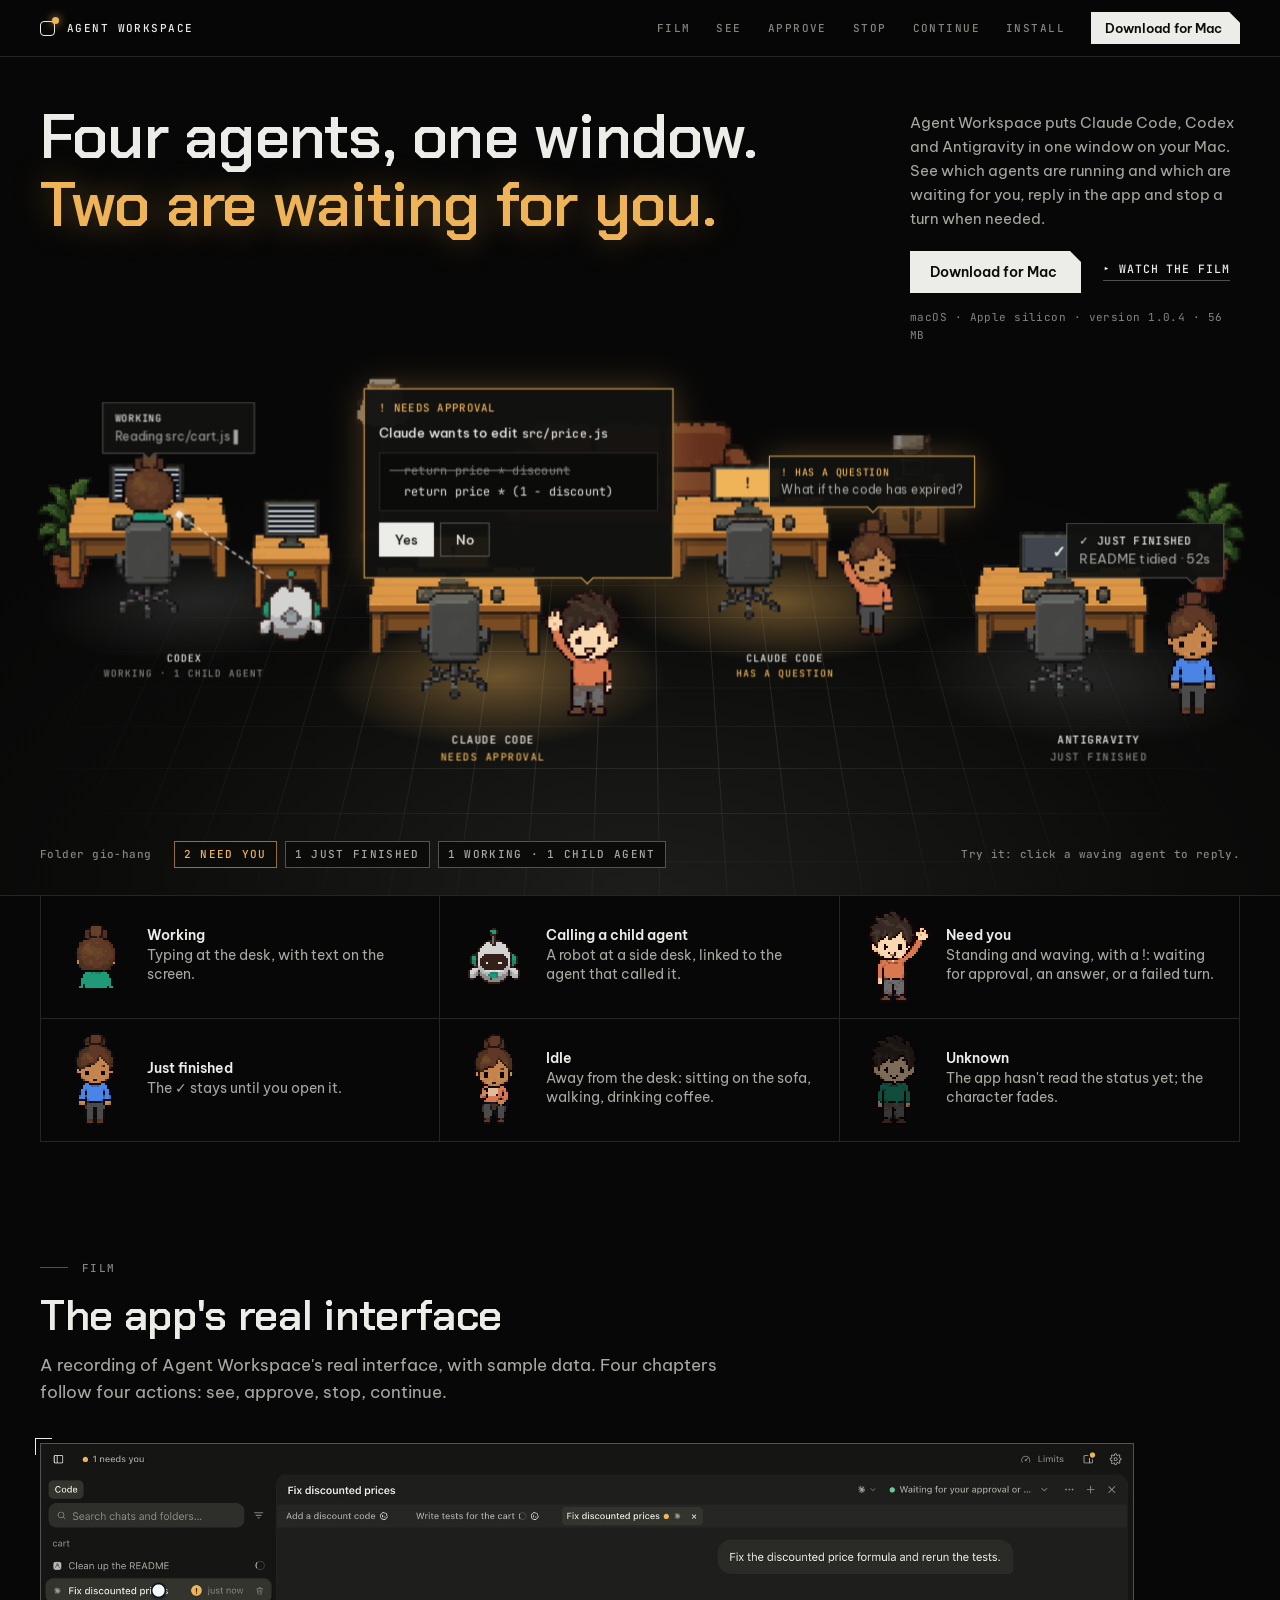
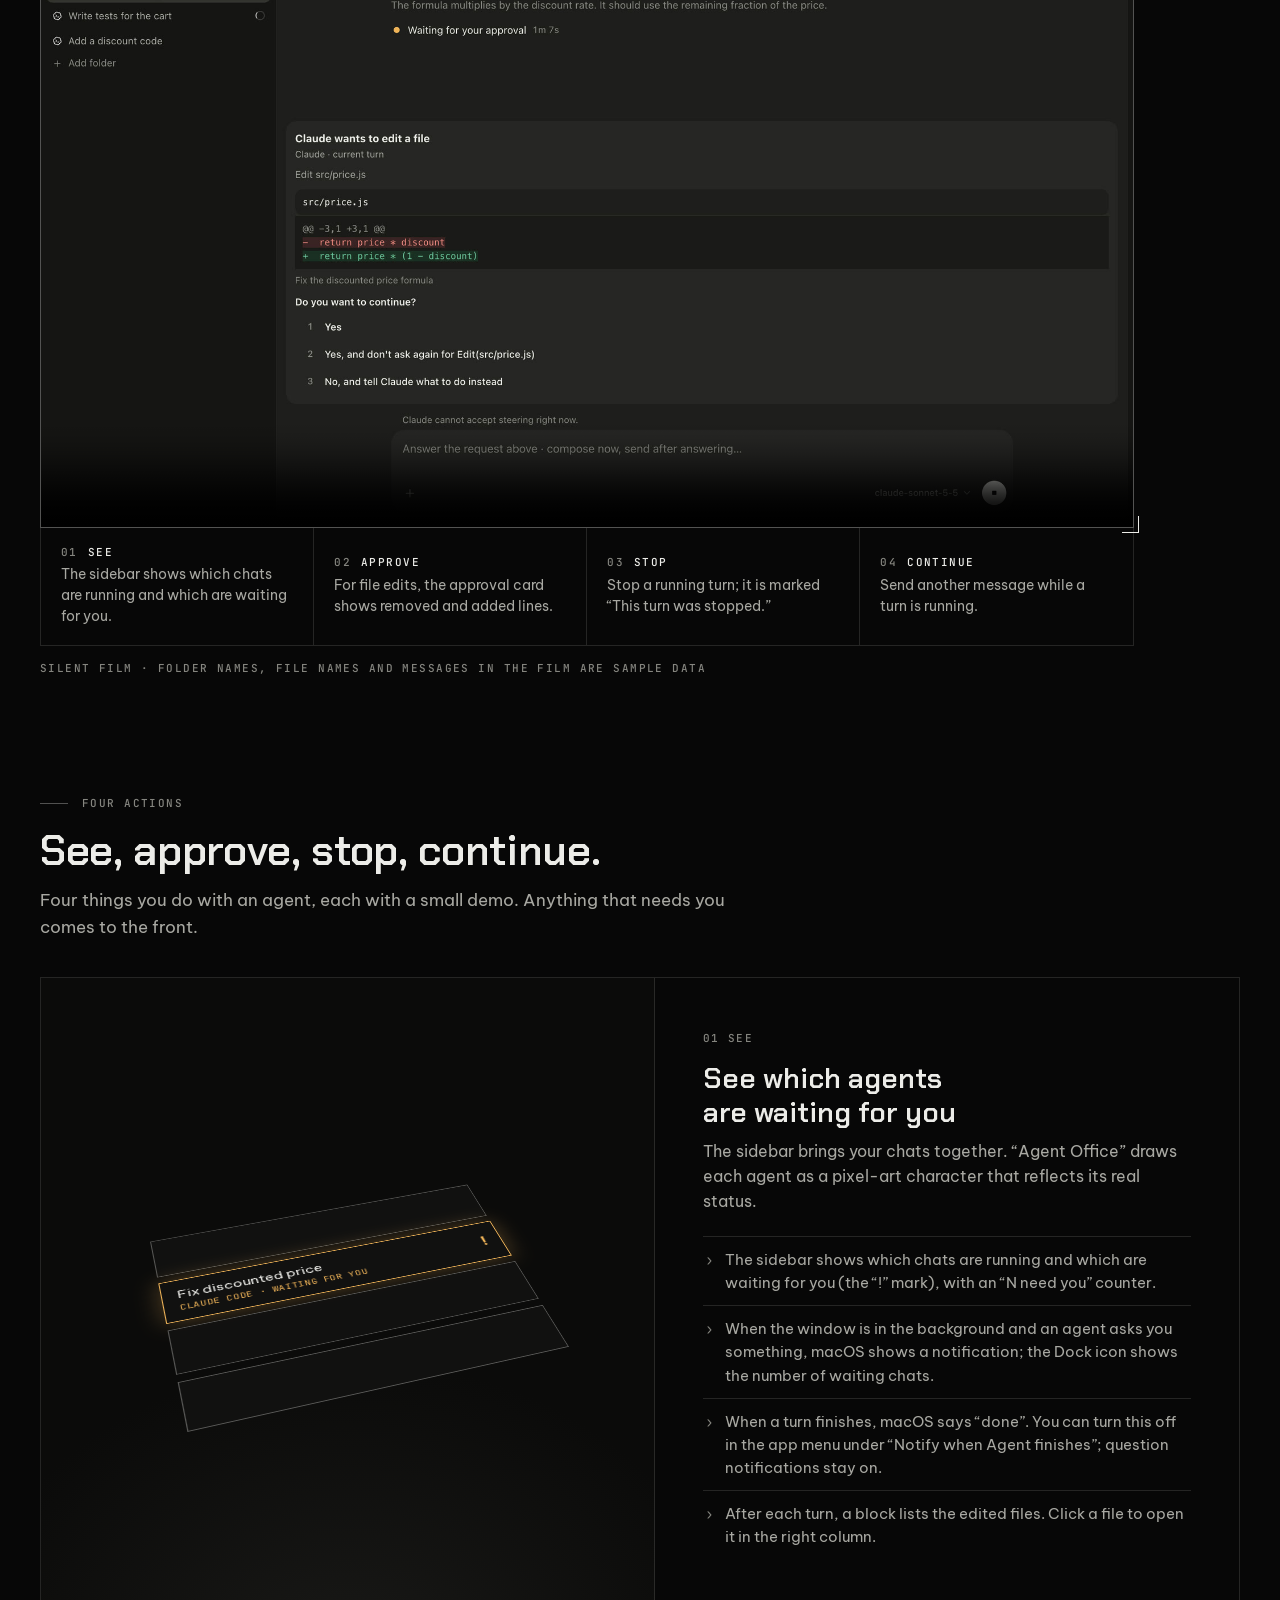
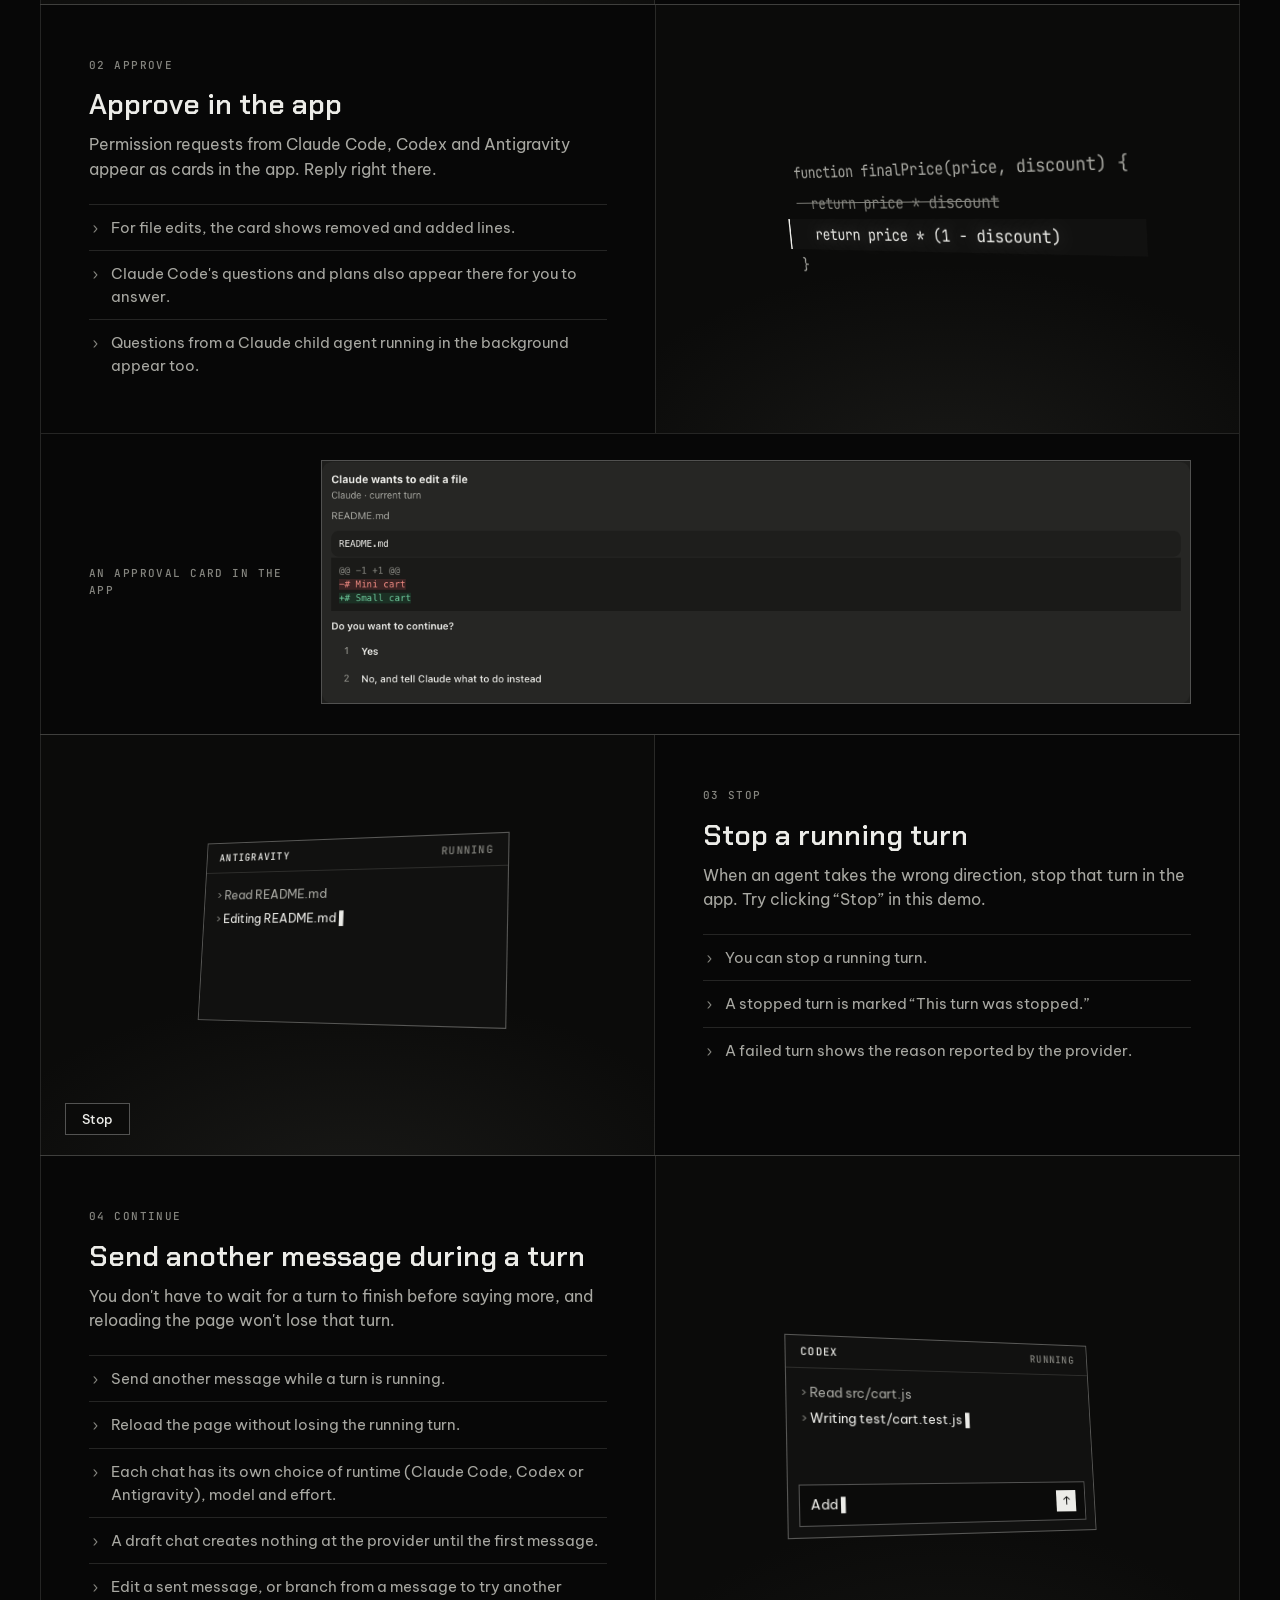
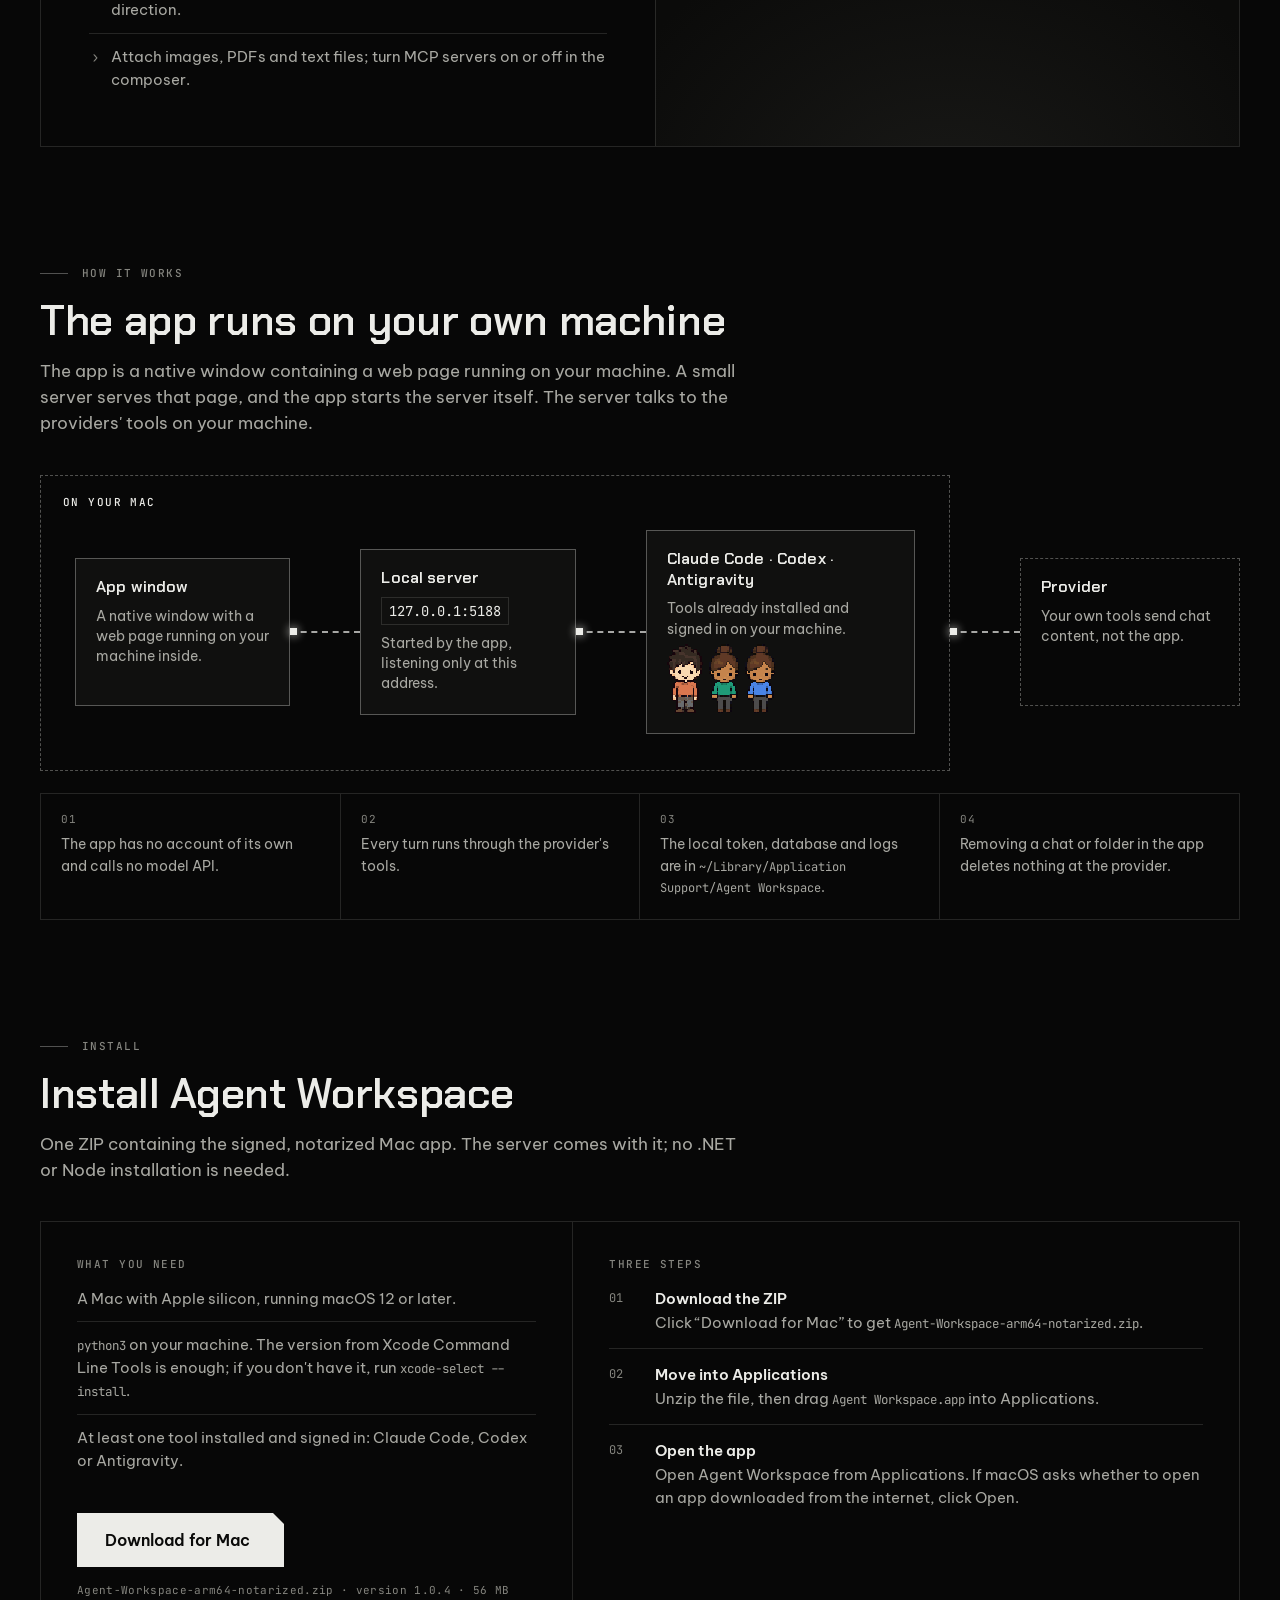
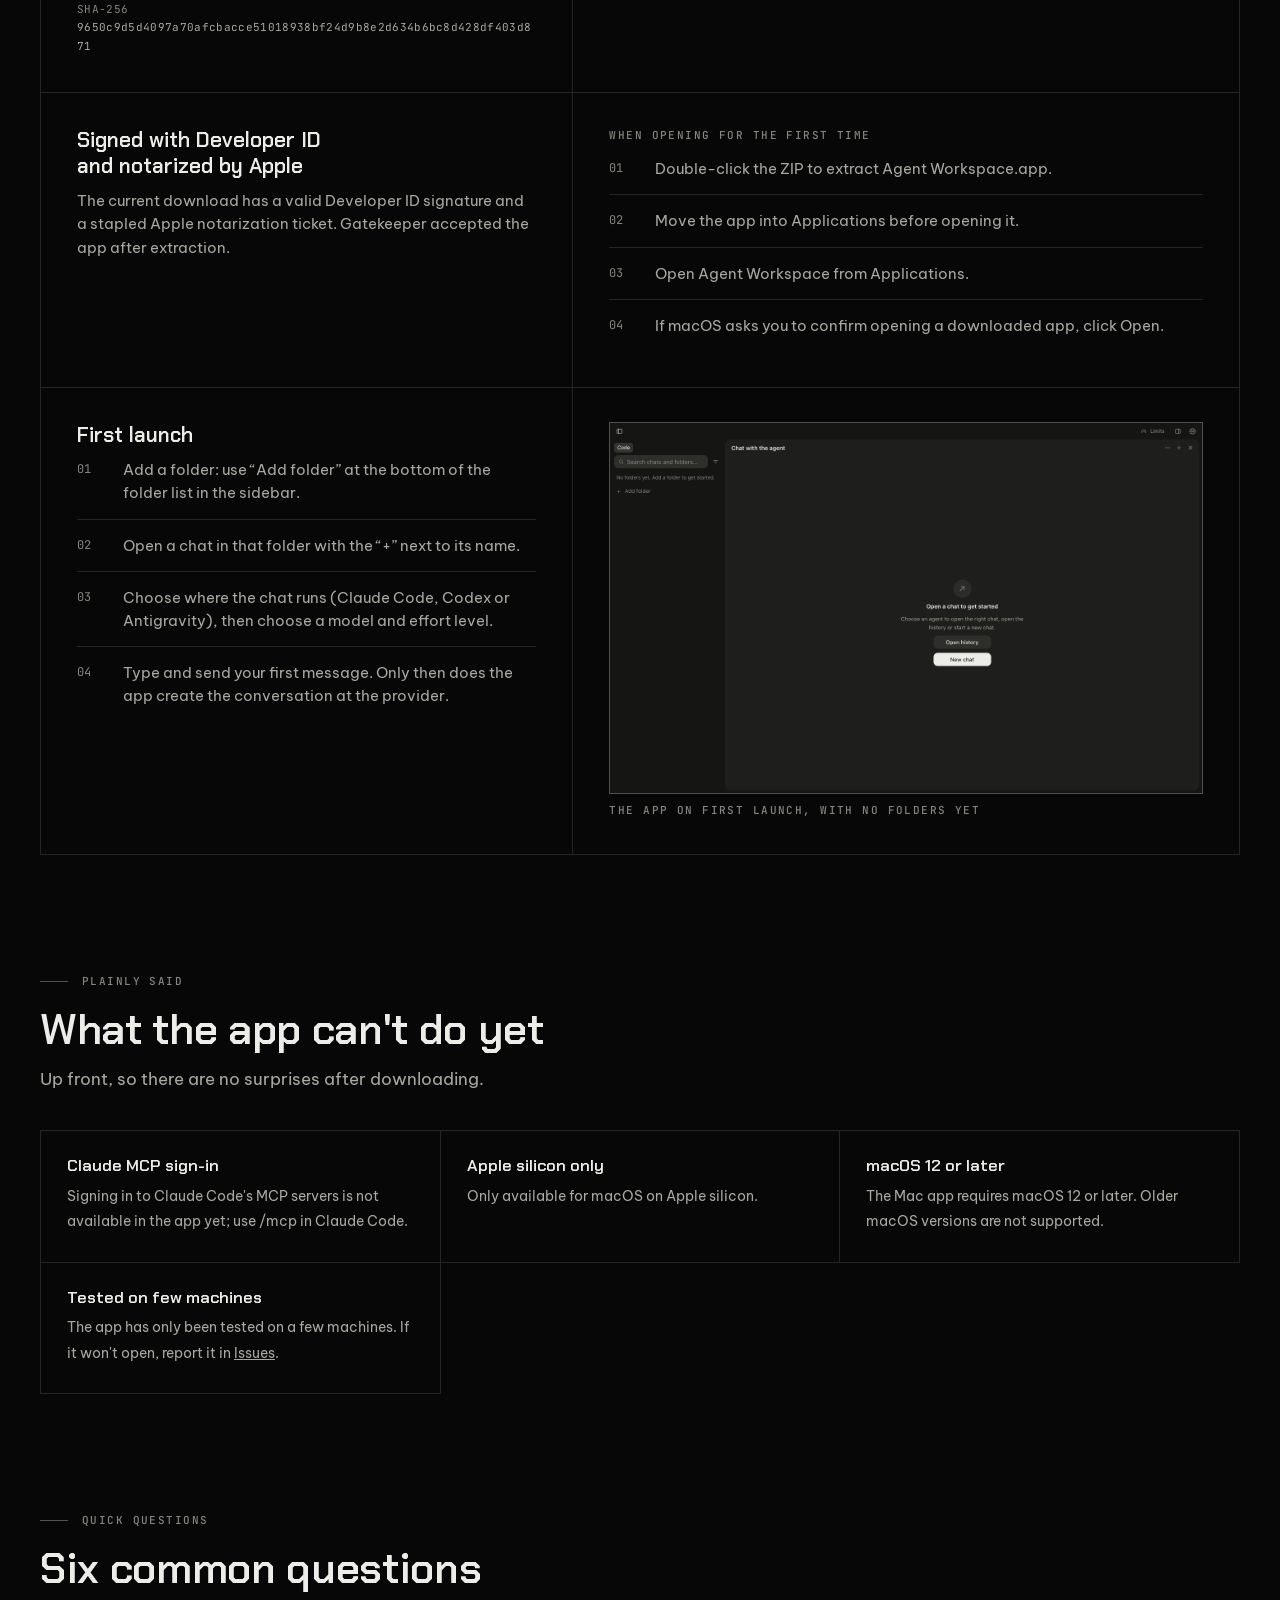
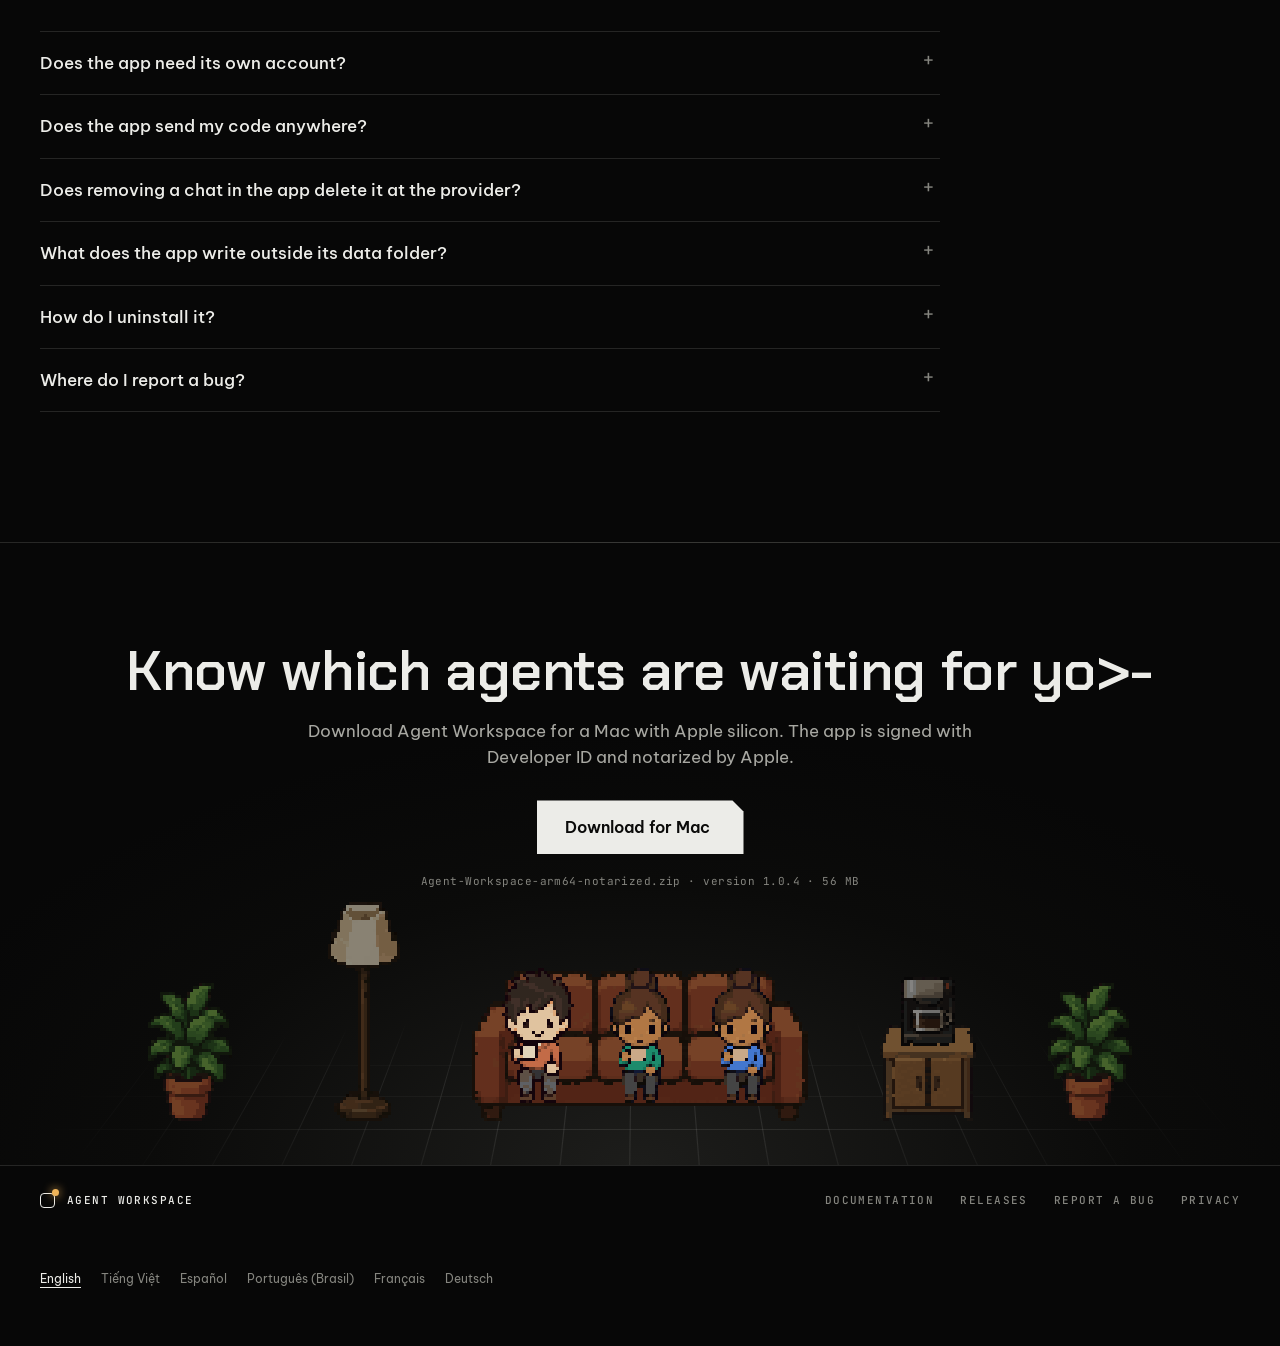
<file: index.html>
<!doctype html>
<html lang="en">
<head>
<meta charset="utf-8">
<meta name="viewport" content="width=device-width, initial-scale=1">
<title>Agent Workspace: Claude Code, Codex and Antigravity in one window</title>
<meta name="description" content="Agent Workspace is a macOS app that puts Claude Code, Codex and Antigravity in one window, so you can see which agents are running and which are waiting for you.">
<meta name="theme-color" content="#070707">
<meta name="color-scheme" content="dark">
<link rel="canonical" href="https://dat08101999.github.io/agent-workspace/">
<meta property="og:type" content="website">
<meta property="og:locale" content="en_US">
<meta property="og:title" content="Agent Workspace: Claude Code, Codex and Antigravity in one window">
<meta property="og:description" content="A macOS app to see which agents are running and which are waiting for you, reply in the app and stop a turn when needed.">
<meta property="og:url" content="https://dat08101999.github.io/agent-workspace/">
<meta property="og:image" content="https://dat08101999.github.io/agent-workspace/assets/og.en.png">
<meta property="og:image:width" content="1200">
<meta property="og:image:height" content="630">
<meta property="og:image:alt" content="A pixel-art office with four agents: one working with a child agent, two waving for your attention, and one just finished.">
<meta name="twitter:card" content="summary_large_image">
<meta name="twitter:image" content="https://dat08101999.github.io/agent-workspace/assets/og.en.png">
<link rel="icon" href="assets/icon.svg" type="image/svg+xml">
<link rel="icon" href="assets/icon-32.png" sizes="32x32" type="image/png">
<link rel="apple-touch-icon" href="assets/icon-180.png">
<link rel="preconnect" href="https://fonts.googleapis.com">
<link rel="preconnect" href="https://fonts.gstatic.com" crossorigin>
<link href="https://fonts.googleapis.com/css2?family=Be+Vietnam+Pro:wght@400;500;600&family=Chakra+Petch:wght@500;600&family=JetBrains+Mono:wght@400;500&display=swap" rel="stylesheet">
<link rel="preload" href="assets/atlas.png" as="image">
<link rel="stylesheet" href="style.css">
<script>document.documentElement.classList.add('js');</script>
<link rel="alternate" hreflang="en" href="https://dat08101999.github.io/agent-workspace/">
<link rel="alternate" hreflang="vi" href="https://dat08101999.github.io/agent-workspace/vi/">
<link rel="alternate" hreflang="es" href="https://dat08101999.github.io/agent-workspace/es/">
<link rel="alternate" hreflang="pt-BR" href="https://dat08101999.github.io/agent-workspace/pt-BR/">
<link rel="alternate" hreflang="fr" href="https://dat08101999.github.io/agent-workspace/fr/">
<link rel="alternate" hreflang="de" href="https://dat08101999.github.io/agent-workspace/de/">
<link rel="alternate" hreflang="x-default" href="https://dat08101999.github.io/agent-workspace/">
<script>
(() => {
const languages = [["en", "English", "en-US"], ["vi", "Tiếng Việt", "vi-VN"], ["es", "Español", "es-ES"], ["pt-BR", "Português (Brasil)", "pt-BR"], ["fr", "Français", "fr-FR"], ["de", "Deutsch", "de-DE"]];
function match(preferred) {
  for (const tag of preferred) {
    const t = tag.replace(/_/g, '-').split(/[.@]/, 1)[0].trim();
    if (!t || /^(c|posix)$/i.test(t)) continue;
    const exact = languages.find(([code]) => code.toLowerCase() === t.toLowerCase());
    if (exact) return exact[0];
    const lang = t.split('-')[0].toLowerCase();
    if (lang === 'pt') return 'pt-BR';
    if (languages.some(([code]) => code === lang)) return lang;
  }
  return 'en';
}
try {
  if (!localStorage.getItem('aw-site-language') && !localStorage.getItem('aw-site-locale-redirected')) {
    const code = match(navigator.languages || [navigator.language]);
    if (code !== 'en') {
      localStorage.setItem('aw-site-locale-redirected', '1');
      location.replace(code + '/' + location.hash);
    }
  }
} catch { /* Storage may be unavailable. The menu still works. */ }
})();
</script>
</head>
<body>

<header class="top">
  <div class="wrap">
    <a class="brand" href="#hero" aria-label="Agent Workspace, back to top"><i class="mark"></i>Agent Workspace</a>
    <nav aria-label="Page sections">
      <a href="#phim">Film</a>
      <a href="#thay">See</a>
      <a href="#duyet">Approve</a>
      <a href="#dung">Stop</a>
      <a href="#tiep">Continue</a>
      <a href="#cai-dat">Install</a>
      <a class="btn small" href="https://github.com/dat08101999/agent-workspace/releases/latest/download/Agent-Workspace-arm64-notarized.zip">Download for Mac</a>
    </nav>
  </div>
</header>

<main>
  <!-- Phần mở đầu là bản dùng thử: một văn phòng với bốn Agent của app, mỗi Agent ở một trạng thái thật. -->
  <section class="hero" id="hero" aria-labelledby="say">
    <div class="hero-top">
      <h1 class="copy">
        <span class="sr" id="say" aria-live="polite">Four agents, one window. Two are waiting for you.</span>
        <span class="l" id="line1" aria-hidden="true">Four agents, one window.</span>
        <span class="l needs" id="needs" aria-hidden="true">Two are waiting for you.</span>
      </h1>
      <div class="side">
        <p>Agent Workspace puts Claude Code, Codex and Antigravity in one window on your Mac. See which agents are running and which are waiting for you, reply in the app and stop a turn when needed.</p>
        <div class="cta">
          <a class="btn" href="https://github.com/dat08101999/agent-workspace/releases/latest/download/Agent-Workspace-arm64-notarized.zip">Download for Mac</a>
          <a class="more" href="#phim">▸ Watch the film</a>
        </div>
        <p class="fine">macOS · Apple silicon · version <span data-rel="version">1.0.4</span> · <span data-rel="size">56 MB</span></p>
      </div>
    </div>
    <div id="room"><div class="stage" id="stage"><div class="floor" id="floor"></div></div></div>
    <div class="dock" id="dock" aria-live="polite" hidden></div>
    <div class="hero-bar">
      <span class="label name">Folder gio-hang</span>
      <span class="chips" id="chips" aria-label="Agent counts by status"></span>
      <span class="label hint" id="hint">Try it: click a waving agent to reply.</span>
      <button class="again" id="again" hidden>Start again</button>
    </div>
  </section>

  <div class="wrap">
    <div class="legend" id="legend" aria-label="How an agent shows its status in the app&#x27;s Agent Office"></div>
  </div>

  <section class="block wrap" id="phim">
    <div class="head reveal">
      <span class="label">Film</span>
      <h2>The app's real interface</h2>
      <p class="lead">A recording of Agent Workspace's real interface, with sample data. Four chapters follow four actions: see, approve, stop, continue.</p>
    </div>
    <div class="filmbox">
    <div class="film reveal">
      <video id="film" controls playsinline muted preload="none" poster="assets/film-poster.en.jpg" aria-label="Agent Workspace film: see, approve, stop and continue">
        <source src="assets/film.en.mp4" type="video/mp4">
      </video>
    </div>
    <div class="chapters reveal" id="chapters">
      <button class="chapter" data-id="thay"><b><span>01</span>See</b>The sidebar shows which chats are running and which are waiting for you.</button>
      <button class="chapter" data-id="duyet"><b><span>02</span>Approve</b>For file edits, the approval card shows removed and added lines.</button>
      <button class="chapter" data-id="dung"><b><span>03</span>Stop</b>Stop a running turn; it is marked “This turn was stopped.”</button>
      <button class="chapter" data-id="tiep"><b><span>04</span>Continue</b>Send another message while a turn is running.</button>
    </div>
    <p class="label film-note">Silent film · folder names, file names and messages in the film are sample data</p>
    </div>
  </section>

  <section class="block wrap" id="viec">
    <div class="head reveal">
      <span class="label">Four actions</span>
      <h2>See, approve, stop, continue.</h2>
      <p class="lead">Four things you do with an agent, each with a small demo. Anything that needs you comes to the front.</p>
    </div>

    <article class="verb reveal" id="thay">
      <div class="ex-stage" aria-hidden="true"><div class="rows">
        <div><span>Write cart tests<small>CODEX · RUNNING</small></span></div>
        <div class="up"><span>Fix discounted price<small>CLAUDE CODE · WAITING FOR YOU</small></span><b>!</b></div>
        <div><span>Tidy README<small>ANTIGRAVITY · RUNNING</small></span></div>
        <div><span>Add discount codes<small>CODEX · DONE</small></span></div>
      </div></div>
      <div class="words">
        <span class="label">01 See</span>
        <h3>See which agents are waiting for you</h3>
        <p>The sidebar brings your chats together. “Agent Office” draws each agent as a pixel-art character that reflects its real status.</p>
        <ul class="points">
          <li>The sidebar shows which chats are running and which are waiting for you (the “!” mark), with an “N need you” counter.</li>
          <li>When the window is in the background and an agent asks you something, macOS shows a notification; the Dock icon shows the number of waiting chats.</li>
          <li>When a turn finishes, macOS says “done”. You can turn this off in the app menu under “Notify when Agent finishes”; question notifications stay on.</li>
          <li>After each turn, a block lists the edited files. Click a file to open it in the right column.</li>
        </ul>
      </div>
    </article>

    <article class="verb reveal" id="duyet">
      <div class="ex-stage" aria-hidden="true"><div class="code"><div>function finalPrice(price, discount) {</div><div class="del">  return price * discount</div><div class="add">  return price * (1 - discount)</div><div>}</div></div></div>
      <div class="words">
        <span class="label">02 Approve</span>
        <h3>Approve in the app</h3>
        <p>Permission requests from Claude Code, Codex and Antigravity appear as cards in the app. Reply right there.</p>
        <ul class="points">
          <li>For file edits, the card shows removed and added lines.</li>
          <li>Claude Code's questions and plans also appear there for you to answer.</li>
          <li>Questions from a Claude child agent running in the background appear too.</li>
        </ul>
      </div>
      <figure class="real">
        <img src="assets/duyet.en.png" width="1130" height="316" loading="lazy" alt="An approval card in the app: Claude wants to edit README.md, with one removed line, one added line, and Yes and No choices.">
        <figcaption class="label">An approval card in the app</figcaption>
      </figure>
    </article>

    <article class="verb reveal" id="dung">
      <div class="ex-stage">
        <div class="panel" id="solo" aria-hidden="true"><div class="ph"><span>ANTIGRAVITY</span><span id="solostate">RUNNING</span></div><ul class="log" id="sololog"></ul></div>
        <button id="stop">Stop</button>
      </div>
      <div class="words">
        <span class="label">03 Stop</span>
        <h3>Stop a running turn</h3>
        <p>When an agent takes the wrong direction, stop that turn in the app. Try clicking “Stop” in this demo.</p>
        <ul class="points">
          <li>You can stop a running turn.</li>
          <li>A stopped turn is marked “This turn was stopped.”</li>
          <li>A failed turn shows the reason reported by the provider.</li>
        </ul>
      </div>
    </article>

    <article class="verb reveal" id="tiep">
      <div class="ex-stage" aria-hidden="true">
        <div class="panel" id="duo"><div class="ph"><span>CODEX</span><span id="duostate">RUNNING</span></div><ul class="log" id="duolog"></ul><div class="composer" id="duobox"><span id="duotext"></span><i>↑</i></div></div>
      </div>
      <div class="words">
        <span class="label">04 Continue</span>
        <h3>Send another message during a turn</h3>
        <p>You don't have to wait for a turn to finish before saying more, and reloading the page won't lose that turn.</p>
        <ul class="points">
          <li>Send another message while a turn is running.</li>
          <li>Reload the page without losing the running turn.</li>
          <li>Each chat has its own choice of runtime (Claude Code, Codex or Antigravity), model and effort.</li>
          <li>A draft chat creates nothing at the provider until the first message.</li>
          <li>Edit a sent message, or branch from a message to try another direction.</li>
          <li>Attach images, PDFs and text files; turn MCP servers on or off in the composer.</li>
        </ul>
      </div>
    </article>
  </section>

  <section class="block wrap" id="cach-hoat-dong">
    <div class="head reveal">
      <span class="label">How it works</span>
      <h2>The app runs on your own machine</h2>
      <p class="lead">The app is a native window containing a web page running on your machine. A small server serves that page, and the app starts the server itself. The server talks to the providers' tools on your machine.</p>
    </div>
    <div class="flow reveal">
      <div class="mac">
        <span class="label">On your Mac</span>
        <div class="node"><b>App window</b><span>A native window with a web page running on your machine inside.</span></div>
        <i class="wire"><i></i></i>
        <div class="node"><b>Local server</b><code>127.0.0.1:5188</code><span>Started by the app, listening only at this address.</span></div>
        <i class="wire back"><i></i></i>
        <div class="node"><b>Claude Code · Codex · Antigravity</b><span>Tools already installed and signed in on your machine.</span><span class="cast" data-cast="c0.claude.front c1.codex.front c1.antigravity.front" aria-hidden="true"></span></div>
      </div>
      <div class="outside">
        <i class="wire"><i></i></i>
        <div class="node ghost"><b>Provider</b><span>Your own tools send chat content, not the app.</span></div>
      </div>
    </div>
    <ul class="facts reveal">
      <li>The app has no account of its own and calls no model API.</li>
      <li>Every turn runs through the provider's tools.</li>
      <li>The local token, database and logs are in <code>~/Library/Application Support/Agent Workspace</code>.</li>
      <li>Removing a chat or folder in the app deletes nothing at the provider.</li>
    </ul>
  </section>

  <section class="block wrap" id="cai-dat">
    <div class="head reveal">
      <span class="label">Install</span>
      <h2>Install Agent Workspace</h2>
      <p class="lead">One ZIP containing the signed, notarized Mac app. The server comes with it; no .NET or Node installation is needed.</p>
    </div>
    <div class="install reveal">
      <div>
        <h4 class="sub">What you need</h4>
        <ul class="bare">
          <li>A Mac with Apple silicon, running macOS 12 or later.</li>
          <li><code>python3</code> on your machine. The version from Xcode Command Line Tools is enough; if you don't have it, run <code>xcode-select --install</code>.</li>
          <li>At least one tool installed and signed in: Claude Code, Codex or Antigravity.</li>
        </ul>
        <div class="get" id="tai-ngay">
          <a class="btn big" href="https://github.com/dat08101999/agent-workspace/releases/latest/download/Agent-Workspace-arm64-notarized.zip">Download for Mac</a>
          <p class="fine">Agent-Workspace-arm64-notarized.zip · version <span data-rel="version">1.0.4</span> · <span data-rel="size">56 MB</span><br>SHA-256 <code data-rel="sha">9650c9d5d4097a70afcbacce51018938bf24d9b8e2d634b6bc8d428df403d871</code></p>
        </div>
      </div>
      <div>
        <h4 class="sub">Three steps</h4>
        <ol class="steps">
          <li><b>Download the ZIP</b>Click “Download for Mac” to get <code>Agent-Workspace-arm64-notarized.zip</code>.</li>
          <li><b>Move into Applications</b>Unzip the file, then drag <code>Agent Workspace.app</code> into Applications.</li>
          <li><b>Open the app</b>Open Agent Workspace from Applications. If macOS asks whether to open an app downloaded from the internet, click Open.</li>
        </ol>
      </div>
    </div>
    <div class="gate reveal">
      <div>
        <h3>Signed with Developer ID and notarized by Apple</h3>
        <p>The current download has a valid Developer ID signature and a stapled Apple notarization ticket. Gatekeeper accepted the app after extraction.</p>
      </div>
      <div>
        <h4 class="sub">When opening for the first time</h4>
        <ol class="steps">
          <li>Double-click the ZIP to extract Agent Workspace.app.</li>
          <li>Move the app into Applications before opening it.</li>
          <li>Open Agent Workspace from Applications.</li>
          <li>If macOS asks you to confirm opening a downloaded app, click Open.</li>
        </ol>
      </div>
    </div>
    <div class="first reveal">
      <div>
        <h3>First launch</h3>
        <ol class="steps">
          <li>Add a folder: use “Add folder” at the bottom of the folder list in the sidebar.</li>
          <li>Open a chat in that folder with the “+” next to its name.</li>
          <li>Choose where the chat runs (Claude Code, Codex or Antigravity), then choose a model and effort level.</li>
          <li>Type and send your first message. Only then does the app create the conversation at the provider.</li>
        </ol>
      </div>
      <div>
        <figure>
          <img src="assets/lan-mo-dau.en.png" width="1440" height="900" loading="lazy" alt="Agent Workspace on first launch: the sidebar has no folders yet and shows Add folder.">
          <figcaption class="label">The app on first launch, with no folders yet</figcaption>
        </figure>
      </div>
    </div>
  </section>

  <section class="block wrap" id="noi-thang">
    <div class="head reveal">
      <span class="label">Plainly said</span>
      <h2>What the app can't do yet</h2>
      <p class="lead">Up front, so there are no surprises after downloading.</p>
    </div>
    <div class="honest reveal">
      <div><b>Claude MCP sign-in</b><span>Signing in to Claude Code's MCP servers is not available in the app yet; use /mcp in Claude Code.</span></div>
      <div><b>Apple silicon only</b><span>Only available for macOS on Apple silicon.</span></div>
      <div><b>macOS 12 or later</b><span>The Mac app requires macOS 12 or later. Older macOS versions are not supported.</span></div>
      <div><b>Tested on few machines</b><span>The app has only been tested on a few machines. If it won't open, report it in <a href="https://github.com/dat08101999/agent-workspace/issues">Issues</a>.</span></div>
    </div>
  </section>

  <section class="block wrap" id="hoi-nhanh">
    <div class="head reveal">
      <span class="label">Quick questions</span>
      <h2>Six common questions</h2>
    </div>
    <div class="faq reveal">
      <details><summary>Does the app need its own account?</summary><p>No. It uses Claude Code, Codex and Antigravity already installed and signed in on your machine, and calls no model API.</p></details>
      <details><summary>Does the app send my code anywhere?</summary><p>Your own Claude Code, Codex or Antigravity tools send chat content, not the app. Every turn runs through the provider's tools. The app's server listens only on <code>127.0.0.1</code>.</p></details>
      <details><summary>Does removing a chat in the app delete it at the provider?</summary><p>No. Removing a chat or folder in the app deletes nothing at the provider.</p></details>
      <details><summary>What does the app write outside its data folder?</summary><p>Only when you ask. For example, clicking “Install hook” under “Status source” adds an observation hook to <code>~/.claude/settings.json</code> (Claude Code) or <code>~/.gemini/config/hooks.json</code> (Antigravity). “Remove hook” removes it.</p></details>
      <details><summary>How do I uninstall it?</summary><p>If you clicked “Install hook”, click “Remove hook” first. Quit the app, then drag Agent Workspace from Applications to the Trash. To remove its data too, delete <code>~/Library/Application Support/Agent Workspace</code>.</p></details>
      <details><summary>Where do I report a bug?</summary><p>Open an issue in <a href="https://github.com/dat08101999/agent-workspace/issues">Issues on GitHub</a>. Include the app and macOS versions, the chat's provider, the steps you took and what you saw. Don't paste tokens or sensitive chat content.</p></details>
    </div>
  </section>

  <section class="final" id="tai">
    <h2 id="lastline">Know which agents are waiting for you.</h2>
    <p class="lead">Download Agent Workspace for a Mac with Apple silicon. The app is signed with Developer ID and notarized by Apple.</p>
    <a class="btn big" href="https://github.com/dat08101999/agent-workspace/releases/latest/download/Agent-Workspace-arm64-notarized.zip">Download for Mac</a>
    <p class="fine">Agent-Workspace-arm64-notarized.zip · version <span data-rel="version">1.0.4</span> · <span data-rel="size">56 MB</span></p>
    <div class="lounge" aria-hidden="true"><div class="tiles"></div><div class="set" id="lounge"></div></div>
  </section>
</main>

<footer>
  <div class="wrap">
    <a class="brand" href="#hero"><i class="mark"></i>Agent Workspace</a>
    <nav class="label" aria-label="External links">
      <a href="https://github.com/dat08101999/agent-workspace#readme">Documentation</a>
      <a href="https://github.com/dat08101999/agent-workspace/releases">Releases</a>
      <a href="https://github.com/dat08101999/agent-workspace/issues">Report a bug</a>
      <a href="privacy.html">Privacy</a>
    </nav>
  </div>
  <div class="wrap"><nav class="language-menu" aria-label="Language"><a href="./" lang="en" hreflang="en" data-language="en" aria-current="page">English</a><a href="vi/" lang="vi" hreflang="vi" data-language="vi">Tiếng Việt</a><a href="es/" lang="es" hreflang="es" data-language="es">Español</a><a href="pt-BR/" lang="pt-BR" hreflang="pt-BR" data-language="pt-BR">Português (Brasil)</a><a href="fr/" lang="fr" hreflang="fr" data-language="fr">Français</a><a href="de/" lang="de" hreflang="de" data-language="de">Deutsch</a></nav></div>
</footer>

<script>window.SITE_TEXT = {"demo.text1": "WORKING", "demo.text2": "NEEDS APPROVAL", "demo.text3": "HAS A QUESTION", "demo.text4": "JUST FINISHED", "demo.text5": "IDLE", "demo.text6": "STOPPED", "demo.text7": "DENIED", "demo.text8": "CODEX", "demo.text9": "Write cart tests", "demo.text10": "Reading src/cart.js", "demo.text11": "Writing test/cart.test.js", "demo.text12": "Waiting for child agent to run tests", "demo.text13": "Editing test/cart.test.js", "demo.text14": "CLAUDE CODE", "demo.text15": "Fix discounted price", "demo.text16": "Edit src/price.js", "demo.text17": "CLAUDE CODE", "demo.text18": "Add discount codes", "demo.text19": "What if the code has expired?", "demo.text20": "ANTIGRAVITY", "demo.text21": "Tidy README", "demo.text22": "README tidied · 52s", "demo.text23": "Shortened README. The Install section is still there.", "demo.text24": "\u003ch4>Claude wants to edit \u003ccode>src/price.js\u003c/code>\u003c/h4>\u003cdiv class=\"diff\">\u003cspan class=\"d\">  return price * discount\u003c/span>\n\u003cspan class=\"a\">  return price * (1 - discount)\u003c/span>\u003c/div>", "demo.text25": "Yes", "demo.text26": "Editing src/price.js", "demo.text27": "Running node test", "demo.text28": "Four tests passed · 38s", "demo.text29": "Fixed the discounted price formula. All four tests passed.", "demo.text30": "No", "demo.text31": "What should happen when a discount code has expired?", "demo.text32": "Show the buyer an error", "demo.text33": "Editing src/discount.js", "demo.text34": "Running node test", "demo.text35": "Five tests passed · 31s", "demo.text36": "Expired codes now show the buyer an error. All five tests passed.", "demo.text37": "Ignore the code", "demo.text38": "Editing src/discount.js", "demo.text39": "Running node test", "demo.text40": "Five tests passed · 29s", "demo.text41": "Expired codes are now ignored, leaving the price unchanged. All five tests passed.", "demo.text42": "Mark as seen", "demo.text43": "Stop", "demo.text44": "This turn was stopped.", "demo.text45": "No changes made.", "demo.text46": "No one is waiting for you.", "demo.text47": "One is waiting for you.", "demo.text48": "Two are waiting for you.", "demo.text49": "Four agents, one window. ", "demo.text50": "Need you", "demo.text51": "Just finished", "demo.text52": "Working", "demo.text53": "Idle", "demo.text54": "Working", "demo.text55": "Typing at the desk, with text on the screen.", "demo.text56": "Calling a child agent", "demo.text57": "A robot at a side desk, linked to the agent that called it.", "demo.text58": "Need you", "demo.text59": "Standing and waving, with a !: waiting for approval, an answer, or a failed turn.", "demo.text60": "Just finished", "demo.text61": "The ✓ stays until you open it.", "demo.text62": "Idle", "demo.text63": "Away from the desk: sitting on the sofa, walking, drinking coffee.", "demo.text64": "Unknown", "demo.text65": "The app hasn't read the status yet; the character fades.", "demo.text66": "RUNNING", "demo.text67": "Reading README.md", "demo.text68": "Read README.md", "demo.text69": "Editing README.md", "demo.text70": "Edited README.md +4 −12", "demo.text71": "Running npm test", "demo.text72": "Ran npm test", "demo.text73": "Stopped this turn.", "demo.text74": "STOPPED", "demo.text75": "Stop", "demo.text76": "Run again", "demo.text77": "Add a test for a negative discount", "demo.text78": "Reading src/cart.js", "demo.text79": "Read src/cart.js", "demo.text80": "Edited test/cart.test.js +18", "demo.text81": "DONE", "demo.text82": "Writing test/cart.test.js", "demo.text83": "Wrote test/cart.test.js", "demo.text84": "Adding a negative discount test", "demo.text85": "Edited test/cart.test.js +18", "demo.text86": "Done · seven tests passed", "demo.text87": "DONE", "demo.text88": " MB", "demo.text89": "Four agents, one window.", "demo.runningTask": "“{task}” is running.", "demo.childBadge": " · 1 CHILD AGENT", "demo.childCount": " child agent"};</script>
<script src="app.js" defer></script>
<script>
document.querySelectorAll('[data-language]').forEach(link => {
  link.addEventListener('click', () => {
    try { localStorage.setItem('aw-site-language', link.dataset.language); } catch { /* Optional storage. */ }
  });
});
</script>
</body>
</html>
</file>
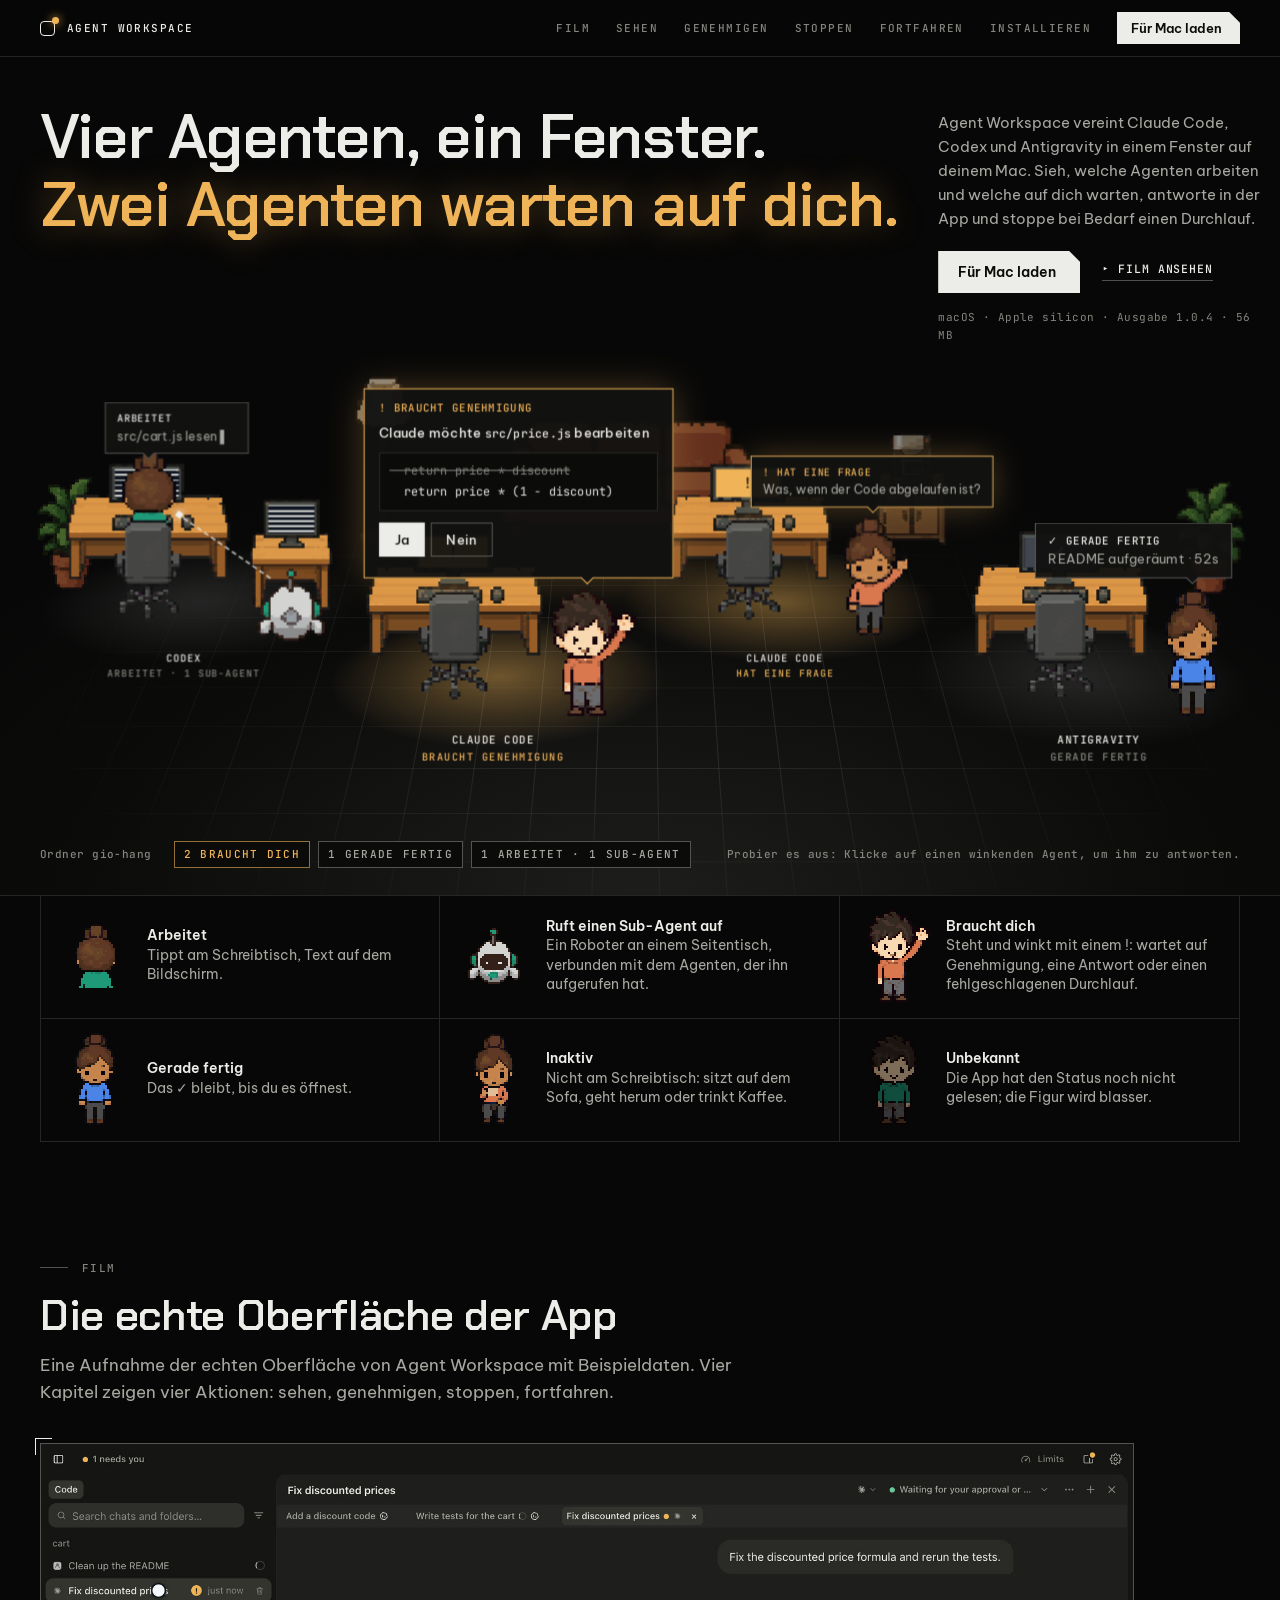
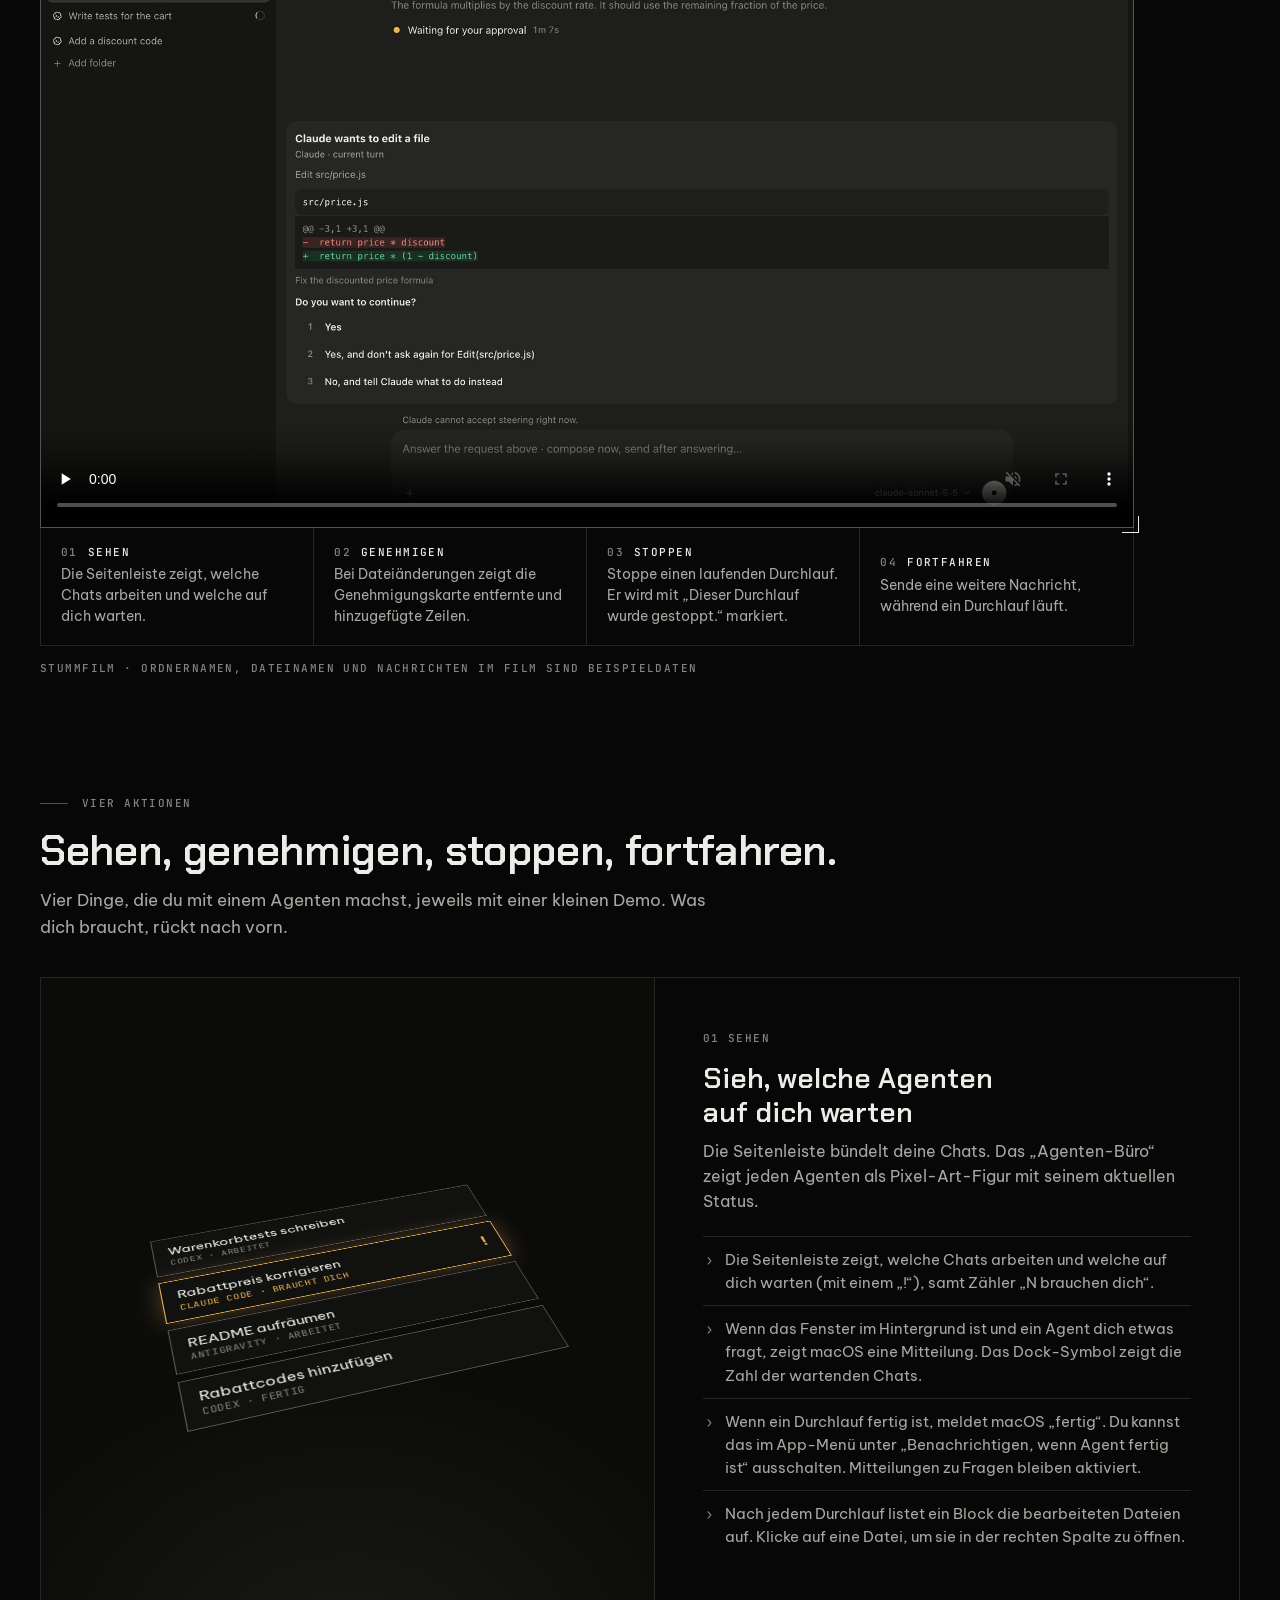
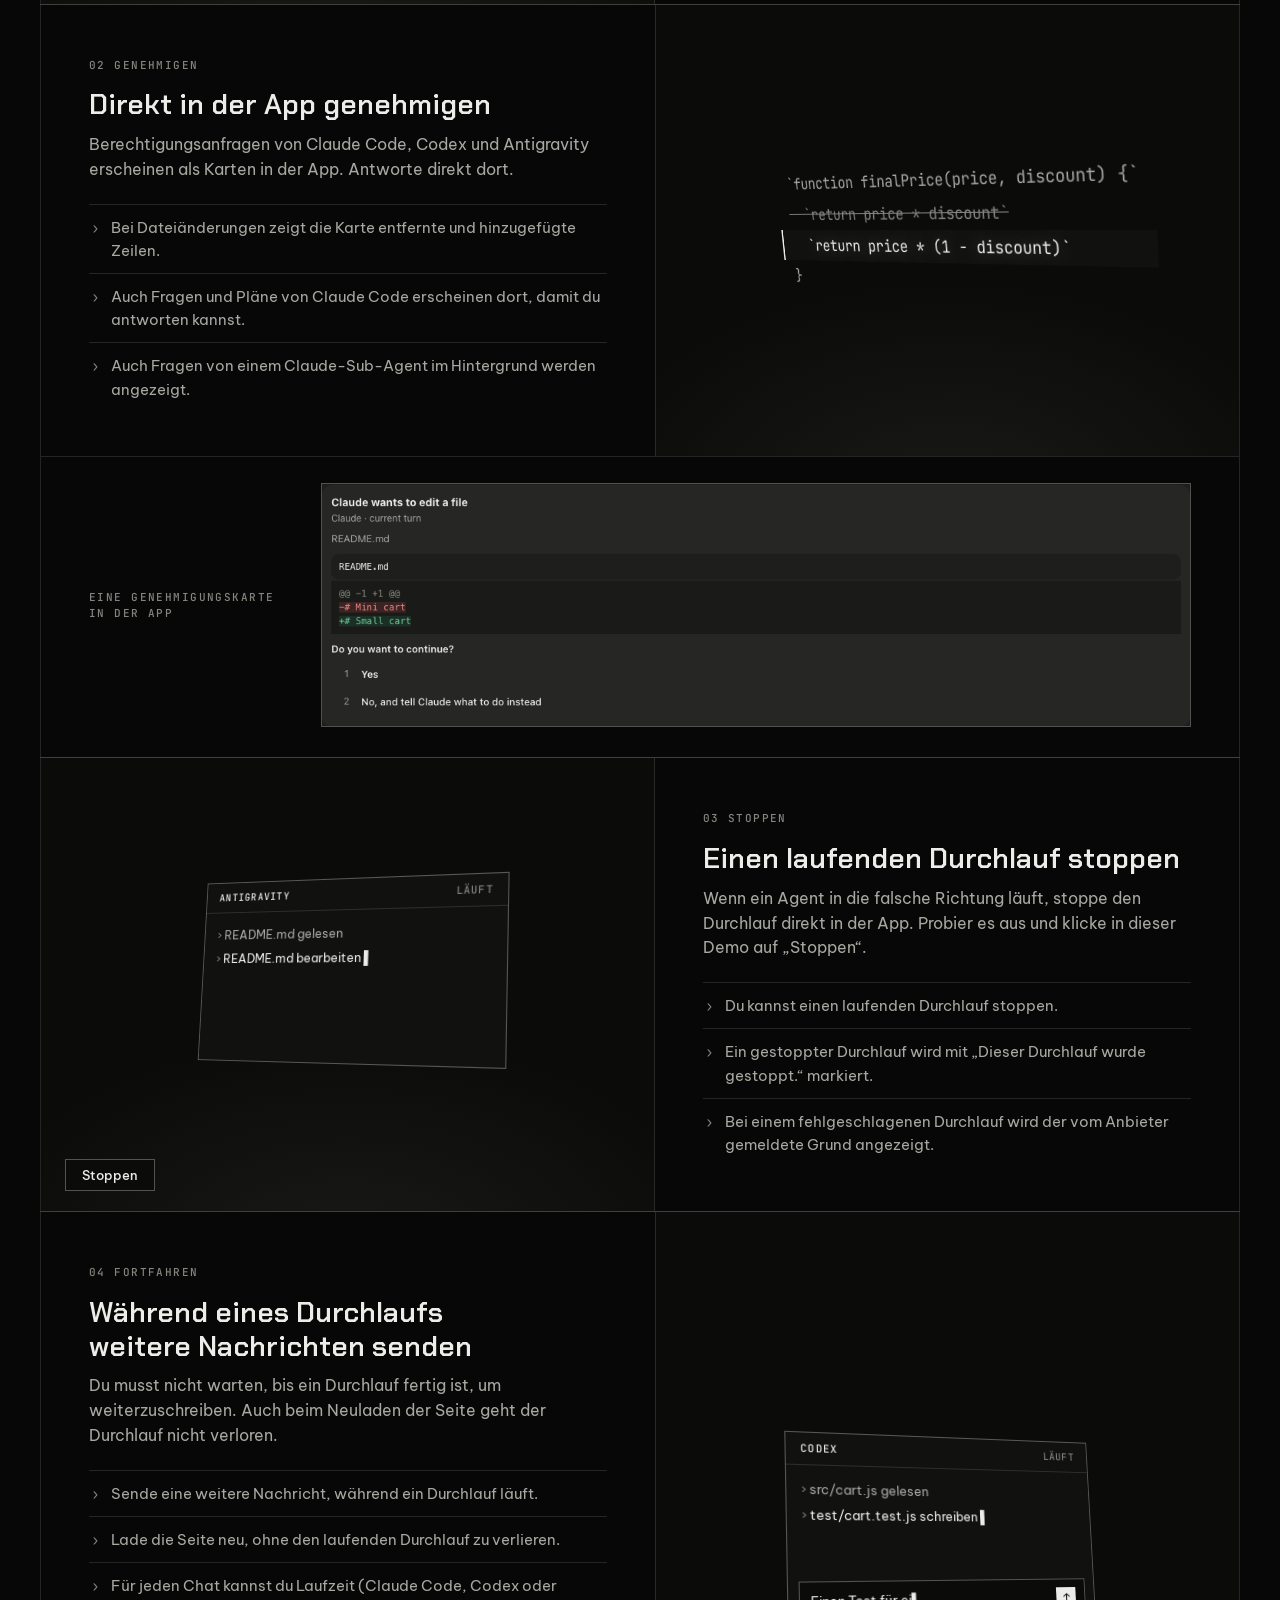
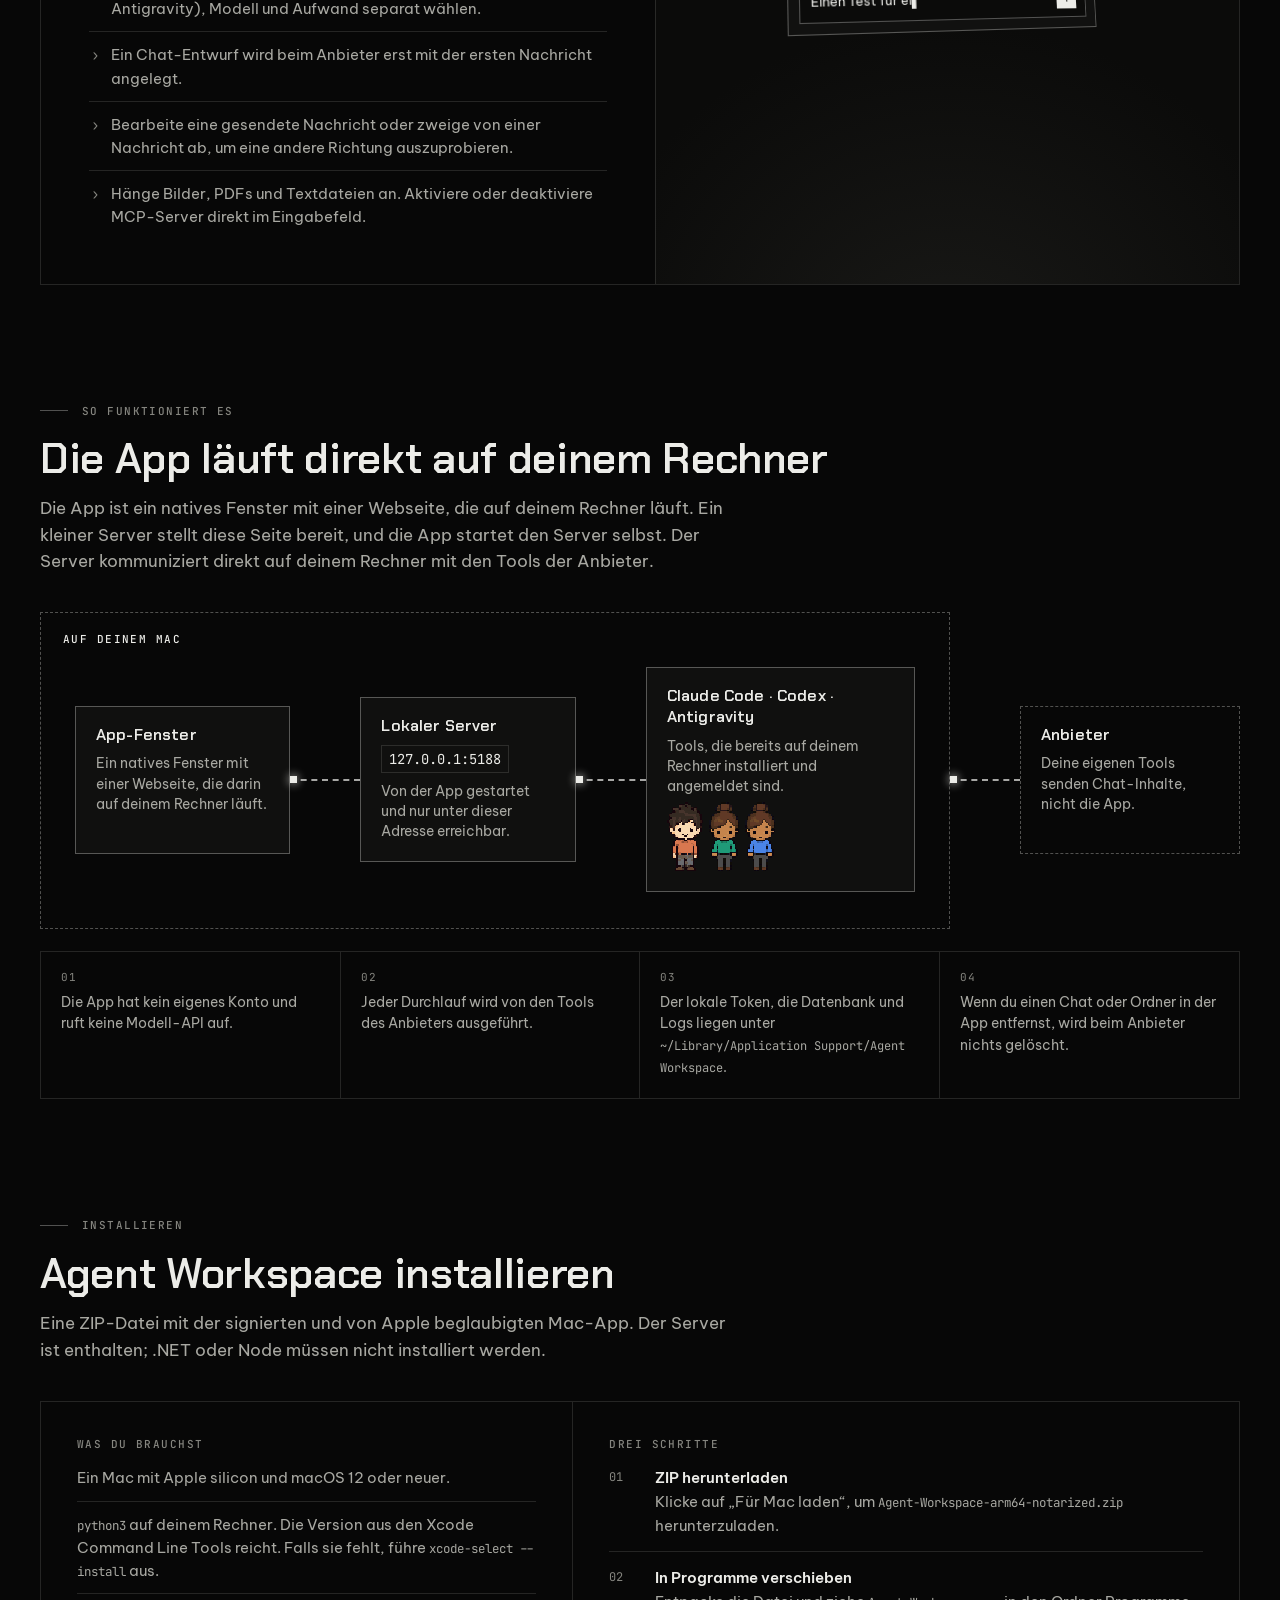
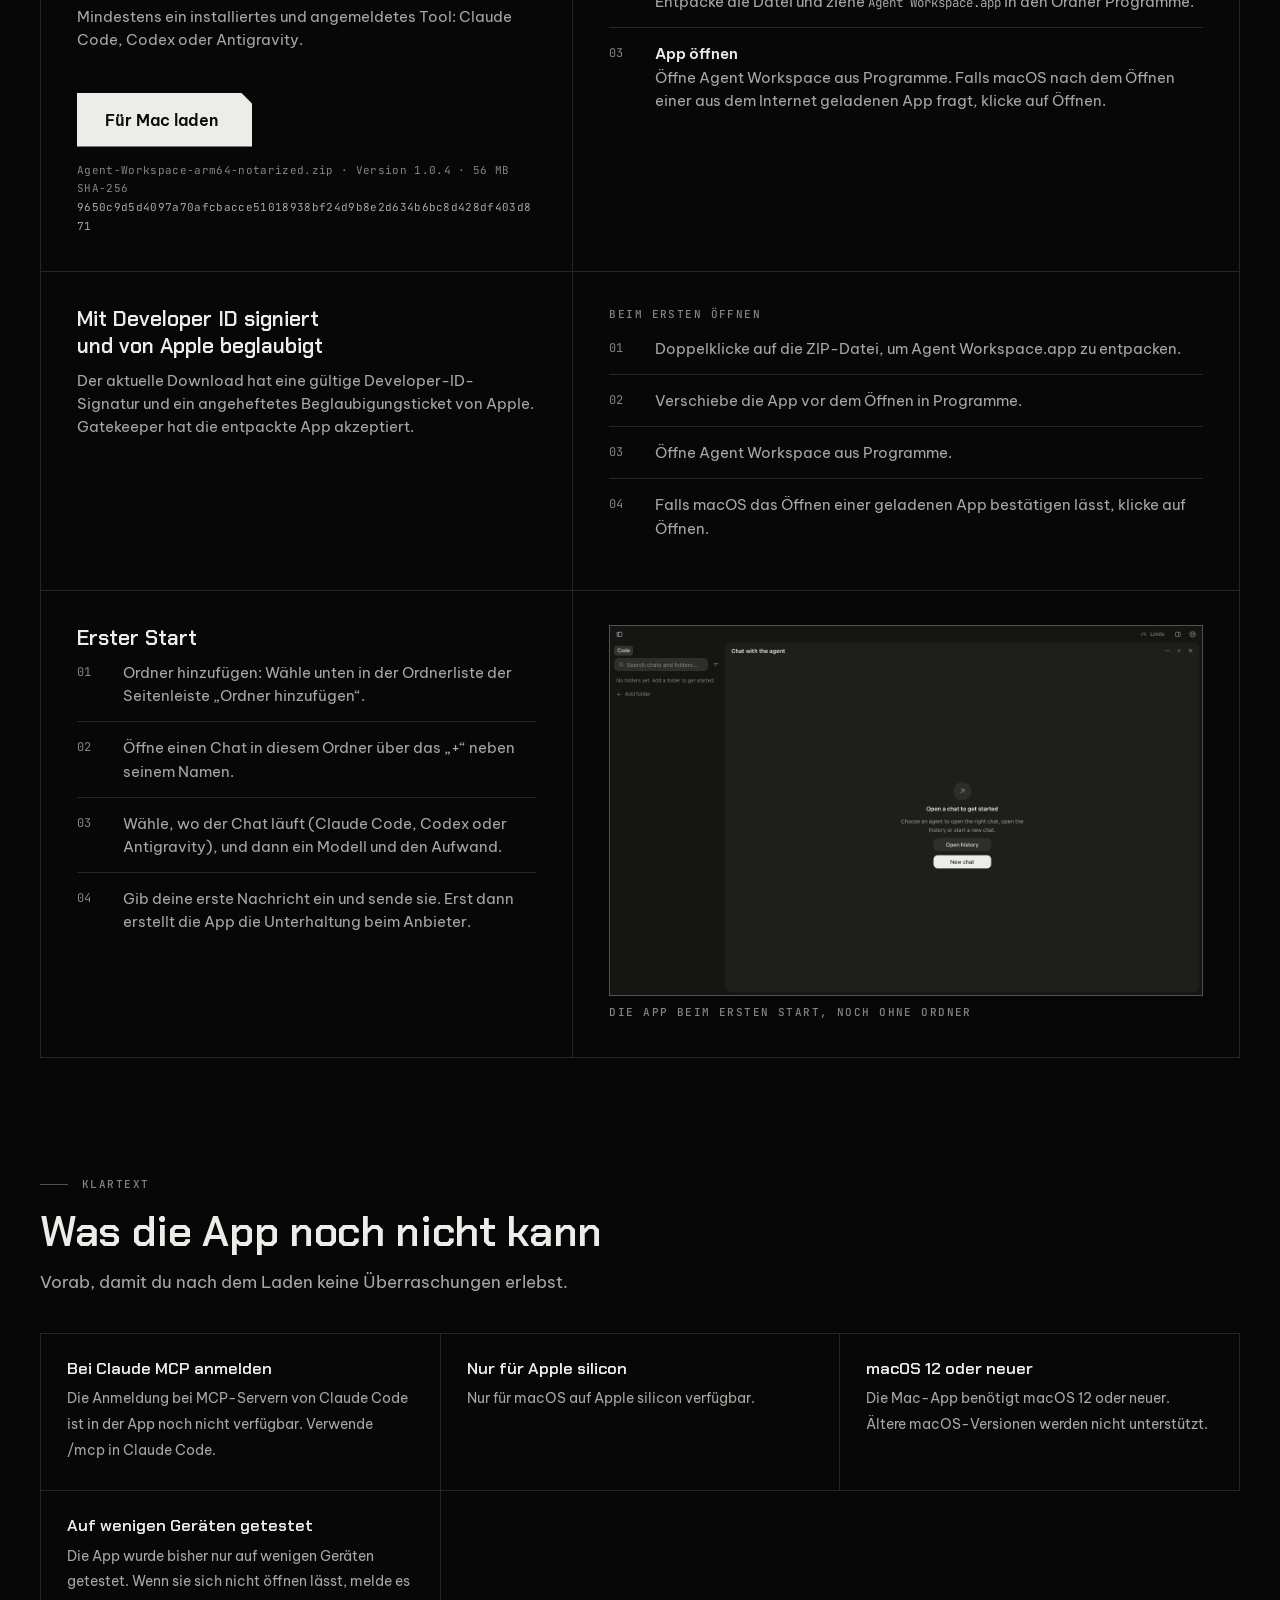
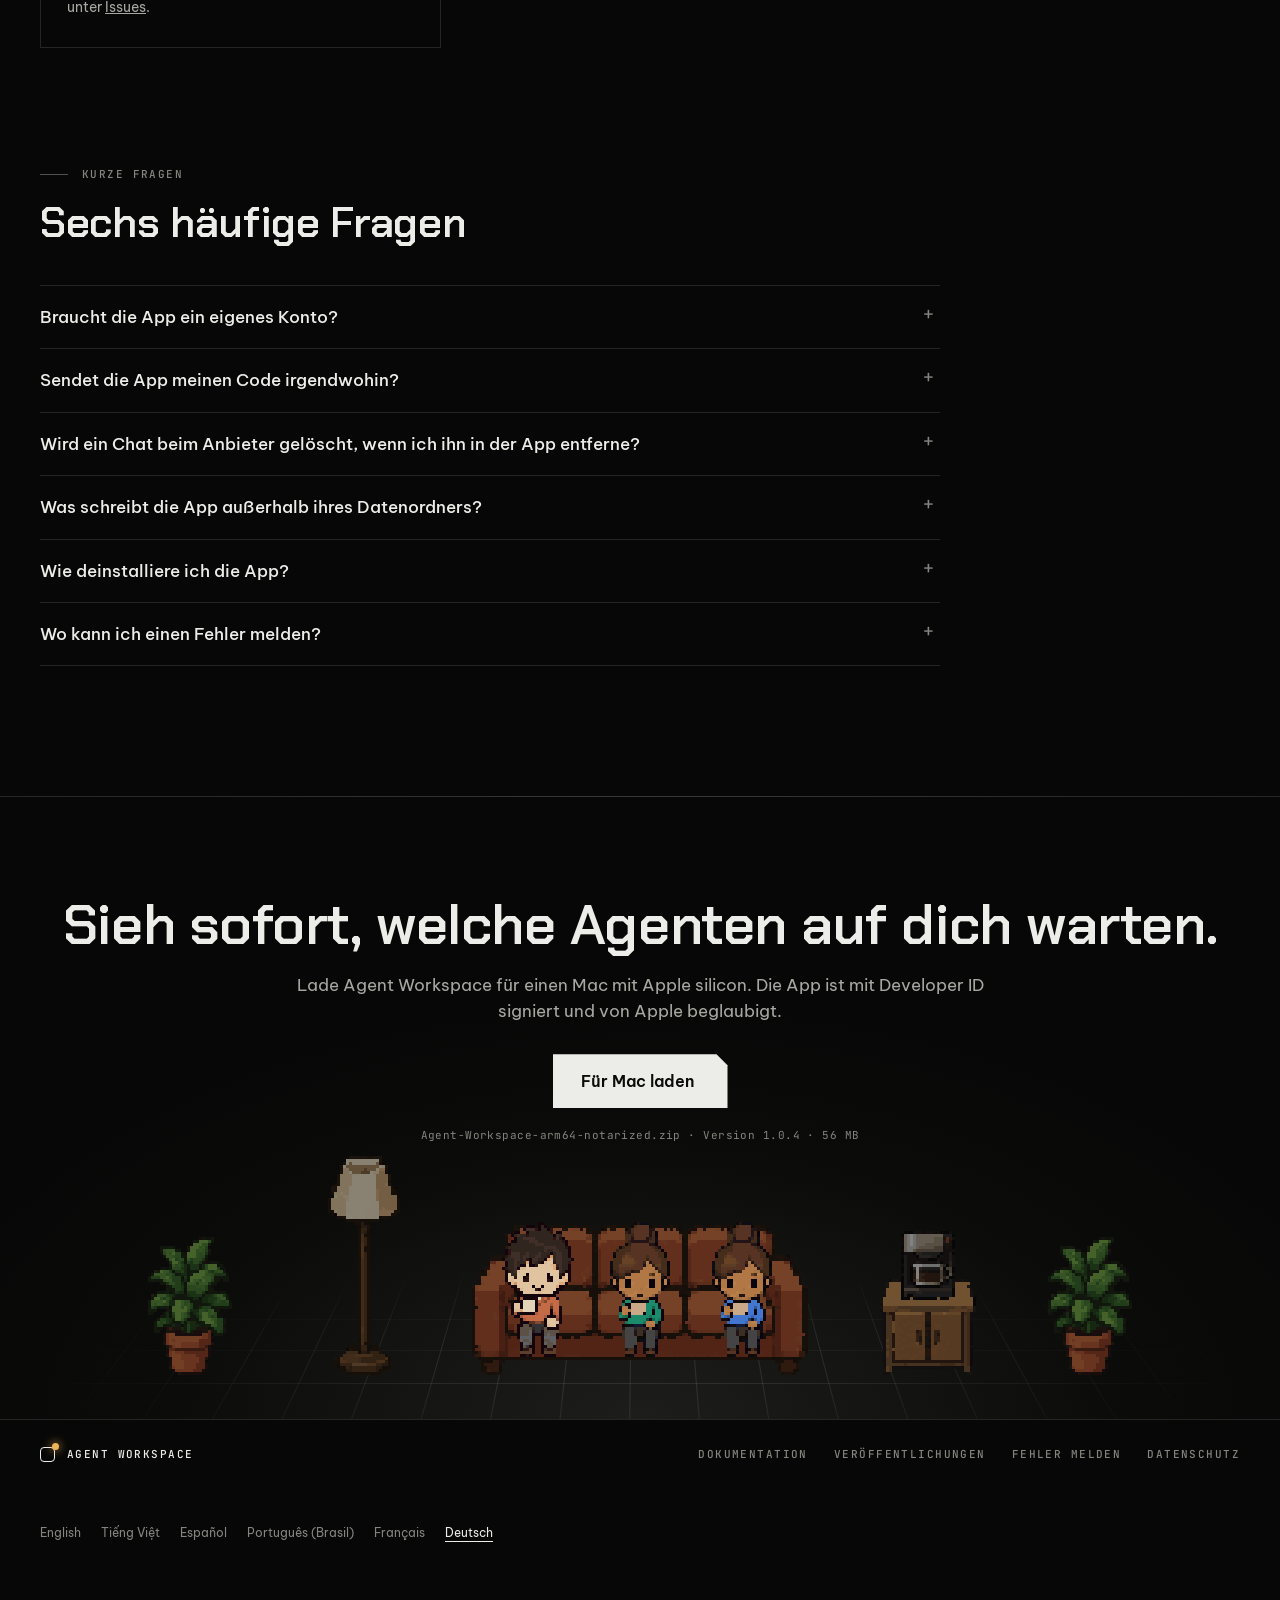
<file: de/index.html>
<!doctype html>
<html lang="de">
<head>
<meta charset="utf-8">
<meta name="viewport" content="width=device-width, initial-scale=1">
<title>Agent Workspace: Claude Code, Codex und Antigravity in einem Fenster</title>
<meta name="description" content="Agent Workspace ist eine macOS-App, die Claude Code, Codex und Antigravity in einem Fenster vereint. So siehst du, welche Agenten arbeiten und welche auf dich warten.">
<meta name="theme-color" content="#070707">
<meta name="color-scheme" content="dark">
<link rel="canonical" href="https://dat08101999.github.io/agent-workspace/de/">
<meta property="og:type" content="website">
<meta property="og:locale" content="de_DE">
<meta property="og:title" content="Agent Workspace: Claude Code, Codex und Antigravity in einem Fenster">
<meta property="og:description" content="Eine macOS-App, mit der du siehst, welche Agenten arbeiten und welche auf dich warten, in der App antwortest und bei Bedarf einen Durchlauf stoppst.">
<meta property="og:url" content="https://dat08101999.github.io/agent-workspace/de/">
<meta property="og:image" content="https://dat08101999.github.io/agent-workspace/assets/og.de.png">
<meta property="og:image:width" content="1200">
<meta property="og:image:height" content="630">
<meta property="og:image:alt" content="Ein Pixel-Art-Büro mit vier Agenten: Einer arbeitet mit einem Sub-Agent, zwei winken dich herbei und einer ist gerade fertig.">
<meta name="twitter:card" content="summary_large_image">
<meta name="twitter:image" content="https://dat08101999.github.io/agent-workspace/assets/og.de.png">
<link rel="icon" href="../assets/icon.svg" type="image/svg+xml">
<link rel="icon" href="../assets/icon-32.png" sizes="32x32" type="image/png">
<link rel="apple-touch-icon" href="../assets/icon-180.png">
<link rel="preconnect" href="https://fonts.googleapis.com">
<link rel="preconnect" href="https://fonts.gstatic.com" crossorigin>
<link href="https://fonts.googleapis.com/css2?family=Be+Vietnam+Pro:wght@400;500;600&family=Chakra+Petch:wght@500;600&family=JetBrains+Mono:wght@400;500&display=swap" rel="stylesheet">
<link rel="preload" href="../assets/atlas.png" as="image">
<link rel="stylesheet" href="../style.css">
<script>document.documentElement.classList.add('js');</script>
<link rel="alternate" hreflang="en" href="https://dat08101999.github.io/agent-workspace/">
<link rel="alternate" hreflang="vi" href="https://dat08101999.github.io/agent-workspace/vi/">
<link rel="alternate" hreflang="es" href="https://dat08101999.github.io/agent-workspace/es/">
<link rel="alternate" hreflang="pt-BR" href="https://dat08101999.github.io/agent-workspace/pt-BR/">
<link rel="alternate" hreflang="fr" href="https://dat08101999.github.io/agent-workspace/fr/">
<link rel="alternate" hreflang="de" href="https://dat08101999.github.io/agent-workspace/de/">
<link rel="alternate" hreflang="x-default" href="https://dat08101999.github.io/agent-workspace/">
<script>
(() => {
const languages = [["en", "English", "en-US"], ["vi", "Tiếng Việt", "vi-VN"], ["es", "Español", "es-ES"], ["pt-BR", "Português (Brasil)", "pt-BR"], ["fr", "Français", "fr-FR"], ["de", "Deutsch", "de-DE"]];
})();
</script>
</head>
<body>

<header class="top">
  <div class="wrap">
    <a class="brand" href="#hero" aria-label="Agent Workspace, zurück nach oben"><i class="mark"></i>Agent Workspace</a>
    <nav aria-label="Seitenabschnitte">
      <a href="#phim">Film</a>
      <a href="#thay">Sehen</a>
      <a href="#duyet">Genehmigen</a>
      <a href="#dung">Stoppen</a>
      <a href="#tiep">Fortfahren</a>
      <a href="#cai-dat">Installieren</a>
      <a class="btn small" href="https://github.com/dat08101999/agent-workspace/releases/latest/download/Agent-Workspace-arm64-notarized.zip">Für Mac laden</a>
    </nav>
  </div>
</header>

<main>
  <!-- Phần mở đầu là bản dùng thử: một văn phòng với bốn Agent của app, mỗi Agent ở một trạng thái thật. -->
  <section class="hero" id="hero" aria-labelledby="say">
    <div class="hero-top">
      <h1 class="copy">
        <span class="sr" id="say" aria-live="polite">Vier Agenten, ein Fenster. Zwei warten auf dich.</span>
        <span class="l" id="line1" aria-hidden="true">Vier Agenten, ein Fenster.</span>
        <span class="l needs" id="needs" aria-hidden="true">Zwei warten auf dich.</span>
      </h1>
      <div class="side">
        <p>Agent Workspace vereint Claude Code, Codex und Antigravity in einem Fenster auf deinem Mac. Sieh, welche Agenten arbeiten und welche auf dich warten, antworte in der App und stoppe bei Bedarf einen Durchlauf.</p>
        <div class="cta">
          <a class="btn" href="https://github.com/dat08101999/agent-workspace/releases/latest/download/Agent-Workspace-arm64-notarized.zip">Für Mac laden</a>
          <a class="more" href="#phim">▸ Film ansehen</a>
        </div>
        <p class="fine">macOS · Apple silicon · Ausgabe <span data-rel="version">1.0.4</span> · <span data-rel="size">56 MB</span></p>
      </div>
    </div>
    <div id="room"><div class="stage" id="stage"><div class="floor" id="floor"></div></div></div>
    <div class="dock" id="dock" aria-live="polite" hidden></div>
    <div class="hero-bar">
      <span class="label name">Ordner gio-hang</span>
      <span class="chips" id="chips" aria-label="Agentenzahl nach Status"></span>
      <span class="label hint" id="hint">Probier es aus: Klicke auf einen winkenden Agent, um ihm zu antworten.</span>
      <button class="again" id="again" hidden>Neu starten</button>
    </div>
  </section>

  <div class="wrap">
    <div class="legend" id="legend" aria-label="So zeigt ein Agent seinen Status im Agenten-Büro der App"></div>
  </div>

  <section class="block wrap" id="phim">
    <div class="head reveal">
      <span class="label">Film</span>
      <h2>Die echte Oberfläche der App</h2>
      <p class="lead">Eine Aufnahme der echten Oberfläche von Agent Workspace mit Beispieldaten. Vier Kapitel zeigen vier Aktionen: sehen, genehmigen, stoppen, fortfahren.</p>
    </div>
    <div class="filmbox">
    <div class="film reveal">
      <video id="film" controls playsinline muted preload="none" poster="../assets/film-poster.jpg" aria-label="Agent-Workspace-Film: sehen, genehmigen, stoppen und fortfahren">
        <source src="../assets/film.mp4" type="video/mp4">
      </video>
    </div>
    <div class="chapters reveal" id="chapters">
      <button class="chapter" data-id="thay"><b><span>01</span>Sehen</b>Die Seitenleiste zeigt, welche Chats arbeiten und welche auf dich warten.</button>
      <button class="chapter" data-id="duyet"><b><span>02</span>Genehmigen</b>Bei Dateiänderungen zeigt die Genehmigungskarte entfernte und hinzugefügte Zeilen.</button>
      <button class="chapter" data-id="dung"><b><span>03</span>Stoppen</b>Stoppe einen laufenden Durchlauf. Er wird mit „Dieser Durchlauf wurde gestoppt.“ markiert.</button>
      <button class="chapter" data-id="tiep"><b><span>04</span>Fortfahren</b>Sende eine weitere Nachricht, während ein Durchlauf läuft.</button>
    </div>
    <p class="label film-note">Stummfilm · Ordnernamen, Dateinamen und Nachrichten im Film sind Beispieldaten</p>
    </div>
  </section>

  <section class="block wrap" id="viec">
    <div class="head reveal">
      <span class="label">Vier Aktionen</span>
      <h2>Sehen, genehmigen, stoppen, fortfahren.</h2>
      <p class="lead">Vier Dinge, die du mit einem Agenten machst, jeweils mit einer kleinen Demo. Was dich braucht, rückt nach vorn.</p>
    </div>

    <article class="verb reveal" id="thay">
      <div class="ex-stage" aria-hidden="true"><div class="rows">
        <div><span>Warenkorbtests schreiben<small>CODEX · ARBEITET</small></span></div>
        <div class="up"><span>Rabattpreis korrigieren<small>CLAUDE CODE · BRAUCHT DICH</small></span><b>!</b></div>
        <div><span>README aufräumen<small>ANTIGRAVITY · ARBEITET</small></span></div>
        <div><span>Rabattcodes hinzufügen<small>CODEX · FERTIG</small></span></div>
      </div></div>
      <div class="words">
        <span class="label">01 Sehen</span>
        <h3>Sieh, welche Agenten auf dich warten</h3>
        <p>Die Seitenleiste bündelt deine Chats. Das „Agenten-Büro“ zeigt jeden Agenten als Pixel-Art-Figur mit seinem aktuellen Status.</p>
        <ul class="points">
          <li>Die Seitenleiste zeigt, welche Chats arbeiten und welche auf dich warten (mit einem „!“), samt Zähler „N brauchen dich“.</li>
          <li>Wenn das Fenster im Hintergrund ist und ein Agent dich etwas fragt, zeigt macOS eine Mitteilung. Das Dock-Symbol zeigt die Zahl der wartenden Chats.</li>
          <li>Wenn ein Durchlauf fertig ist, meldet macOS „fertig“. Du kannst das im App-Menü unter „Benachrichtigen, wenn Agent fertig ist“ ausschalten. Mitteilungen zu Fragen bleiben aktiviert.</li>
          <li>Nach jedem Durchlauf listet ein Block die bearbeiteten Dateien auf. Klicke auf eine Datei, um sie in der rechten Spalte zu öffnen.</li>
        </ul>
      </div>
    </article>

    <article class="verb reveal" id="duyet">
      <div class="ex-stage" aria-hidden="true"><div class="code"><div>`function finalPrice(price, discount) {`</div><div class="del">  `return price * discount`</div><div class="add">  `return price * (1 - discount)`</div><div>}</div></div></div>
      <div class="words">
        <span class="label">02 Genehmigen</span>
        <h3>Direkt in der App genehmigen</h3>
        <p>Berechtigungsanfragen von Claude Code, Codex und Antigravity erscheinen als Karten in der App. Antworte direkt dort.</p>
        <ul class="points">
          <li>Bei Dateiänderungen zeigt die Karte entfernte und hinzugefügte Zeilen.</li>
          <li>Auch Fragen und Pläne von Claude Code erscheinen dort, damit du antworten kannst.</li>
          <li>Auch Fragen von einem Claude-Sub-Agent im Hintergrund werden angezeigt.</li>
        </ul>
      </div>
      <figure class="real">
        <img src="../assets/duyet.png" width="1130" height="316" loading="lazy" alt="Eine Genehmigungskarte in der App: Claude möchte README.md bearbeiten. Eine Zeile wurde entfernt, eine hinzugefügt. Zur Auswahl stehen Ja und Nein.">
        <figcaption class="label">Eine Genehmigungskarte in der App</figcaption>
      </figure>
    </article>

    <article class="verb reveal" id="dung">
      <div class="ex-stage">
        <div class="panel" id="solo" aria-hidden="true"><div class="ph"><span>ANTIGRAVITY</span><span id="solostate">ARBEITET</span></div><ul class="log" id="sololog"></ul></div>
        <button id="stop">Stoppen</button>
      </div>
      <div class="words">
        <span class="label">03 Stoppen</span>
        <h3>Einen laufenden Durchlauf stoppen</h3>
        <p>Wenn ein Agent in die falsche Richtung läuft, stoppe den Durchlauf direkt in der App. Probier es aus und klicke in dieser Demo auf „Stoppen“.</p>
        <ul class="points">
          <li>Du kannst einen laufenden Durchlauf stoppen.</li>
          <li>Ein gestoppter Durchlauf wird mit „Dieser Durchlauf wurde gestoppt.“ markiert.</li>
          <li>Bei einem fehlgeschlagenen Durchlauf wird der vom Anbieter gemeldete Grund angezeigt.</li>
        </ul>
      </div>
    </article>

    <article class="verb reveal" id="tiep">
      <div class="ex-stage" aria-hidden="true">
        <div class="panel" id="duo"><div class="ph"><span>CODEX</span><span id="duostate">ARBEITET</span></div><ul class="log" id="duolog"></ul><div class="composer" id="duobox"><span id="duotext"></span><i>↑</i></div></div>
      </div>
      <div class="words">
        <span class="label">04 Fortfahren</span>
        <h3>Während eines Durchlaufs weitere Nachrichten senden</h3>
        <p>Du musst nicht warten, bis ein Durchlauf fertig ist, um weiterzuschreiben. Auch beim Neuladen der Seite geht der Durchlauf nicht verloren.</p>
        <ul class="points">
          <li>Sende eine weitere Nachricht, während ein Durchlauf läuft.</li>
          <li>Lade die Seite neu, ohne den laufenden Durchlauf zu verlieren.</li>
          <li>Für jeden Chat kannst du Laufzeit (Claude Code, Codex oder Antigravity), Modell und Aufwand separat wählen.</li>
          <li>Ein Chat-Entwurf wird beim Anbieter erst mit der ersten Nachricht angelegt.</li>
          <li>Bearbeite eine gesendete Nachricht oder zweige von einer Nachricht ab, um eine andere Richtung auszuprobieren.</li>
          <li>Hänge Bilder, PDFs und Textdateien an. Aktiviere oder deaktiviere MCP-Server direkt im Eingabefeld.</li>
        </ul>
      </div>
    </article>
  </section>

  <section class="block wrap" id="cach-hoat-dong">
    <div class="head reveal">
      <span class="label">So funktioniert es</span>
      <h2>Die App läuft direkt auf deinem Rechner</h2>
      <p class="lead">Die App ist ein natives Fenster mit einer Webseite, die auf deinem Rechner läuft. Ein kleiner Server stellt diese Seite bereit, und die App startet den Server selbst. Der Server kommuniziert direkt auf deinem Rechner mit den Tools der Anbieter.</p>
    </div>
    <div class="flow reveal">
      <div class="mac">
        <span class="label">Auf deinem Mac</span>
        <div class="node"><b>App-Fenster</b><span>Ein natives Fenster mit einer Webseite, die darin auf deinem Rechner läuft.</span></div>
        <i class="wire"><i></i></i>
        <div class="node"><b>Lokaler Server</b><code>127.0.0.1:5188</code><span>Von der App gestartet und nur unter dieser Adresse erreichbar.</span></div>
        <i class="wire back"><i></i></i>
        <div class="node"><b>Claude Code · Codex · Antigravity</b><span>Tools, die bereits auf deinem Rechner installiert und angemeldet sind.</span><span class="cast" data-cast="c0.claude.front c1.codex.front c1.antigravity.front" aria-hidden="true"></span></div>
      </div>
      <div class="outside">
        <i class="wire"><i></i></i>
        <div class="node ghost"><b>Anbieter</b><span>Deine eigenen Tools senden Chat-Inhalte, nicht die App.</span></div>
      </div>
    </div>
    <ul class="facts reveal">
      <li>Die App hat kein eigenes Konto und ruft keine Modell-API auf.</li>
      <li>Jeder Durchlauf wird von den Tools des Anbieters ausgeführt.</li>
      <li>Der lokale Token, die Datenbank und Logs liegen unter <code>~/Library/Application Support/Agent Workspace</code>.</li>
      <li>Wenn du einen Chat oder Ordner in der App entfernst, wird beim Anbieter nichts gelöscht.</li>
    </ul>
  </section>

  <section class="block wrap" id="cai-dat">
    <div class="head reveal">
      <span class="label">Installieren</span>
      <h2>Agent Workspace installieren</h2>
      <p class="lead">Eine ZIP-Datei mit der signierten und von Apple beglaubigten Mac-App. Der Server ist enthalten; .NET oder Node müssen nicht installiert werden.</p>
    </div>
    <div class="install reveal">
      <div>
        <h4 class="sub">Was du brauchst</h4>
        <ul class="bare">
          <li>Ein Mac mit Apple silicon und macOS 12 oder neuer.</li>
          <li><code>python3</code> auf deinem Rechner. Die Version aus den Xcode Command Line Tools reicht. Falls sie fehlt, führe <code>xcode-select --install</code> aus.</li>
          <li>Mindestens ein installiertes und angemeldetes Tool: Claude Code, Codex oder Antigravity.</li>
        </ul>
        <div class="get" id="tai-ngay">
          <a class="btn big" href="https://github.com/dat08101999/agent-workspace/releases/latest/download/Agent-Workspace-arm64-notarized.zip">Für Mac laden</a>
          <p class="fine">Agent-Workspace-arm64-notarized.zip · Version <span data-rel="version">1.0.4</span> · <span data-rel="size">56 MB</span><br>SHA-256 <code data-rel="sha">9650c9d5d4097a70afcbacce51018938bf24d9b8e2d634b6bc8d428df403d871</code></p>
        </div>
      </div>
      <div>
        <h4 class="sub">Drei Schritte</h4>
        <ol class="steps">
          <li><b>ZIP herunterladen</b>Klicke auf „Für Mac laden“, um <code>Agent-Workspace-arm64-notarized.zip</code> herunterzuladen.</li>
          <li><b>In Programme verschieben</b>Entpacke die Datei und ziehe <code>Agent Workspace.app</code> in den Ordner Programme.</li>
          <li><b>App öffnen</b>Öffne Agent Workspace aus Programme. Falls macOS nach dem Öffnen einer aus dem Internet geladenen App fragt, klicke auf Öffnen.</li>
        </ol>
      </div>
    </div>
    <div class="gate reveal">
      <div>
        <h3>Mit Developer ID signiert und von Apple beglaubigt</h3>
        <p>Der aktuelle Download hat eine gültige Developer-ID-Signatur und ein angeheftetes Beglaubigungsticket von Apple. Gatekeeper hat die entpackte App akzeptiert.</p>
      </div>
      <div>
        <h4 class="sub">Beim ersten Öffnen</h4>
        <ol class="steps">
          <li>Doppelklicke auf die ZIP-Datei, um Agent Workspace.app zu entpacken.</li>
          <li>Verschiebe die App vor dem Öffnen in Programme.</li>
          <li>Öffne Agent Workspace aus Programme.</li>
          <li>Falls macOS das Öffnen einer geladenen App bestätigen lässt, klicke auf Öffnen.</li>
        </ol>
      </div>
    </div>
    <div class="first reveal">
      <div>
        <h3>Erster Start</h3>
        <ol class="steps">
          <li>Ordner hinzufügen: Wähle unten in der Ordnerliste der Seitenleiste „Ordner hinzufügen“.</li>
          <li>Öffne einen Chat in diesem Ordner über das „+“ neben seinem Namen.</li>
          <li>Wähle, wo der Chat läuft (Claude Code, Codex oder Antigravity), und dann ein Modell und den Aufwand.</li>
          <li>Gib deine erste Nachricht ein und sende sie. Erst dann erstellt die App die Unterhaltung beim Anbieter.</li>
        </ol>
      </div>
      <div>
        <figure>
          <img src="../assets/lan-mo-dau.png" width="1440" height="900" loading="lazy" alt="Agent Workspace beim ersten Start: Die Seitenleiste enthält noch keine Ordner und zeigt „Ordner hinzufügen“.">
          <figcaption class="label">Die App beim ersten Start, noch ohne Ordner</figcaption>
        </figure>
      </div>
    </div>
  </section>

  <section class="block wrap" id="noi-thang">
    <div class="head reveal">
      <span class="label">Klartext</span>
      <h2>Was die App noch nicht kann</h2>
      <p class="lead">Vorab, damit du nach dem Laden keine Überraschungen erlebst.</p>
    </div>
    <div class="honest reveal">
      <div><b>Bei Claude MCP anmelden</b><span>Die Anmeldung bei MCP-Servern von Claude Code ist in der App noch nicht verfügbar. Verwende /mcp in Claude Code.</span></div>
      <div><b>Nur für Apple silicon</b><span>Nur für macOS auf Apple silicon verfügbar.</span></div>
      <div><b>macOS 12 oder neuer</b><span>Die Mac-App benötigt macOS 12 oder neuer. Ältere macOS-Versionen werden nicht unterstützt.</span></div>
      <div><b>Auf wenigen Geräten getestet</b><span>Die App wurde bisher nur auf wenigen Geräten getestet. Wenn sie sich nicht öffnen lässt, melde es unter <a href="https://github.com/dat08101999/agent-workspace/issues">Issues</a>.</span></div>
    </div>
  </section>

  <section class="block wrap" id="hoi-nhanh">
    <div class="head reveal">
      <span class="label">Kurze Fragen</span>
      <h2>Sechs häufige Fragen</h2>
    </div>
    <div class="faq reveal">
      <details><summary>Braucht die App ein eigenes Konto?</summary><p>Nein. Sie verwendet Claude Code, Codex und Antigravity, die bereits auf deinem Gerät installiert und angemeldet sind, und ruft keine Modell-API auf.</p></details>
      <details><summary>Sendet die App meinen Code irgendwohin?</summary><p>Deine Claude Code-, Codex- oder Antigravity-Tools senden Chat-Inhalte, nicht die App. Jeder Durchlauf läuft über die Tools des Anbieters. Der Server der App lauscht nur auf <code>127.0.0.1</code>.</p></details>
      <details><summary>Wird ein Chat beim Anbieter gelöscht, wenn ich ihn in der App entferne?</summary><p>Nein. Wenn du in der App einen Chat oder Ordner entfernst, wird beim Anbieter nichts gelöscht.</p></details>
      <details><summary>Was schreibt die App außerhalb ihres Datenordners?</summary><p>Nur, wenn du es anforderst. Wenn du zum Beispiel unter „Statusquelle“ auf „Hook installieren“ klickst, fügt die App einen Beobachtungs-Hook zu <code>~/.claude/settings.json</code> (Claude Code) oder <code>~/.gemini/config/hooks.json</code> (Antigravity) hinzu. „Hook entfernen“ entfernt ihn wieder.</p></details>
      <details><summary>Wie deinstalliere ich die App?</summary><p>Wenn du auf „Hook installieren“ geklickt hast, klicke zuerst auf „Hook entfernen“. Beende die App und ziehe Agent Workspace aus „Programme“ in den Papierkorb. Um auch die Daten zu entfernen, lösche <code>~/Library/Application Support/Agent Workspace</code>.</p></details>
      <details><summary>Wo kann ich einen Fehler melden?</summary><p>Erstelle ein Issue unter <a href="https://github.com/dat08101999/agent-workspace/issues">Issues auf GitHub</a>. Nenne die Versionen der App und von macOS, den Anbieter des Chats, deine Schritte und was du gesehen hast. Füge keine Token oder vertraulichen Chat-Inhalte ein.</p></details>
    </div>
  </section>

  <section class="final" id="tai">
    <h2 id="lastline">Sieh sofort, welche Agenten auf dich warten.</h2>
    <p class="lead">Lade Agent Workspace für einen Mac mit Apple silicon. Die App ist mit Developer ID signiert und von Apple beglaubigt.</p>
    <a class="btn big" href="https://github.com/dat08101999/agent-workspace/releases/latest/download/Agent-Workspace-arm64-notarized.zip">Für Mac laden</a>
    <p class="fine">Agent-Workspace-arm64-notarized.zip · Version <span data-rel="version">1.0.4</span> · <span data-rel="size">56 MB</span></p>
    <div class="lounge" aria-hidden="true"><div class="tiles"></div><div class="set" id="lounge"></div></div>
  </section>
</main>

<footer>
  <div class="wrap">
    <a class="brand" href="#hero"><i class="mark"></i>Agent Workspace</a>
    <nav class="label" aria-label="Externe Links">
      <a href="https://github.com/dat08101999/agent-workspace#readme">Dokumentation</a>
      <a href="https://github.com/dat08101999/agent-workspace/releases">Veröffentlichungen</a>
      <a href="https://github.com/dat08101999/agent-workspace/issues">Fehler melden</a>
      <a href="privacy.html">Datenschutz</a>
    </nav>
  </div>
  <div class="wrap"><nav class="language-menu" aria-label="Sprache"><a href="../" lang="en" hreflang="en" data-language="en">English</a><a href="../vi/" lang="vi" hreflang="vi" data-language="vi">Tiếng Việt</a><a href="../es/" lang="es" hreflang="es" data-language="es">Español</a><a href="../pt-BR/" lang="pt-BR" hreflang="pt-BR" data-language="pt-BR">Português (Brasil)</a><a href="../fr/" lang="fr" hreflang="fr" data-language="fr">Français</a><a href="../de/" lang="de" hreflang="de" data-language="de" aria-current="page">Deutsch</a></nav></div>
</footer>

<script>window.SITE_TEXT = {"demo.text1": "ARBEITET", "demo.text2": "BRAUCHT GENEHMIGUNG", "demo.text3": "HAT EINE FRAGE", "demo.text4": "GERADE FERTIG", "demo.text5": "INAKTIV", "demo.text6": "GESTOPPT", "demo.text7": "ABGELEHNT", "demo.text8": "CODEX", "demo.text9": "Tests für den Warenkorb schreiben", "demo.text10": "src/cart.js lesen", "demo.text11": "test/cart.test.js schreiben", "demo.text12": "Wartet darauf, dass der Sub-Agent die Tests ausführt", "demo.text13": "test/cart.test.js bearbeiten", "demo.text14": "CLAUDE CODE", "demo.text15": "Rabattpreis korrigieren", "demo.text16": "src/price.js bearbeiten", "demo.text17": "CLAUDE CODE", "demo.text18": "Rabattcodes hinzufügen", "demo.text19": "Was, wenn der Code abgelaufen ist?", "demo.text20": "ANTIGRAVITY", "demo.text21": "README aufräumen", "demo.text22": "README aufgeräumt · 52s", "demo.text23": "README gekürzt. Der Abschnitt „Installation“ ist noch vorhanden.", "demo.text24": "\u003ch4>Claude möchte \u003ccode>src/price.js\u003c/code> bearbeiten\u003c/h4>\u003cdiv class=\"diff\">\u003cspan class=\"d\">  return price * discount\u003c/span>\n\u003cspan class=\"a\">  return price * (1 - discount)\u003c/span>\u003c/div>", "demo.text25": "Ja", "demo.text26": "src/price.js bearbeiten", "demo.text27": "node test ausführen", "demo.text28": "Vier Tests bestanden · 38s", "demo.text29": "Formel für den Rabattpreis korrigiert. Alle vier Tests bestanden.", "demo.text30": "Nein", "demo.text31": "Was soll passieren, wenn ein Rabattcode abgelaufen ist?", "demo.text32": "Dem Käufer einen Fehler anzeigen", "demo.text33": "src/discount.js bearbeiten", "demo.text34": "node test ausführen", "demo.text35": "Fünf Tests bestanden · 31s", "demo.text36": "Bei abgelaufenen Codes wird dem Käufer jetzt ein Fehler angezeigt. Alle fünf Tests bestanden.", "demo.text37": "Code ignorieren", "demo.text38": "src/discount.js bearbeiten", "demo.text39": "node test ausführen", "demo.text40": "Fünf Tests bestanden · 29s", "demo.text41": "Abgelaufene Codes werden jetzt ignoriert, der Preis bleibt unverändert. Alle fünf Tests bestanden.", "demo.text42": "Als gesehen markieren", "demo.text43": "Stoppen", "demo.text44": "Dieser Durchlauf wurde gestoppt.", "demo.text45": "Keine Änderungen vorgenommen.", "demo.text46": "Niemand wartet auf dich.", "demo.text47": "Ein Agent wartet auf dich.", "demo.text48": "Zwei Agenten warten auf dich.", "demo.text49": "Vier Agenten, ein Fenster. ", "demo.text50": "Braucht dich", "demo.text51": "Gerade fertig", "demo.text52": "Arbeitet", "demo.text53": "Inaktiv", "demo.text54": "Arbeitet", "demo.text55": "Tippt am Schreibtisch, Text auf dem Bildschirm.", "demo.text56": "Ruft einen Sub-Agent auf", "demo.text57": "Ein Roboter an einem Seitentisch, verbunden mit dem Agenten, der ihn aufgerufen hat.", "demo.text58": "Braucht dich", "demo.text59": "Steht und winkt mit einem !: wartet auf Genehmigung, eine Antwort oder einen fehlgeschlagenen Durchlauf.", "demo.text60": "Gerade fertig", "demo.text61": "Das ✓ bleibt, bis du es öffnest.", "demo.text62": "Inaktiv", "demo.text63": "Nicht am Schreibtisch: sitzt auf dem Sofa, geht herum oder trinkt Kaffee.", "demo.text64": "Unbekannt", "demo.text65": "Die App hat den Status noch nicht gelesen; die Figur wird blasser.", "demo.text66": "LÄUFT", "demo.text67": "README.md lesen", "demo.text68": "README.md gelesen", "demo.text69": "README.md bearbeiten", "demo.text70": "README.md bearbeitet +4 −12", "demo.text71": "npm test ausführen", "demo.text72": "npm test ausgeführt", "demo.text73": "Diesen Durchlauf gestoppt.", "demo.text74": "GESTOPPT", "demo.text75": "Stoppen", "demo.text76": "Erneut ausführen", "demo.text77": "Einen Test für einen negativen Rabatt hinzufügen", "demo.text78": "src/cart.js lesen", "demo.text79": "src/cart.js gelesen", "demo.text80": "test/cart.test.js bearbeitet +18", "demo.text81": "FERTIG", "demo.text82": "test/cart.test.js schreiben", "demo.text83": "test/cart.test.js geschrieben", "demo.text84": "Test für negativen Rabatt hinzufügen", "demo.text85": "test/cart.test.js bearbeitet +18", "demo.text86": "Fertig · sieben Tests bestanden", "demo.text87": "FERTIG", "demo.text88": " MB", "demo.text89": "Vier Agenten, ein Fenster.", "demo.runningTask": "„{task}“ läuft.", "demo.childBadge": " · 1 SUB-AGENT", "demo.childCount": " Sub-Agent"};</script>
<script src="../app.js" defer></script>
<script>
document.querySelectorAll('[data-language]').forEach(link => {
  link.addEventListener('click', () => {
    try { localStorage.setItem('aw-site-language', link.dataset.language); } catch { /* Optional storage. */ }
  });
});
</script>
</body>
</html>
</file>
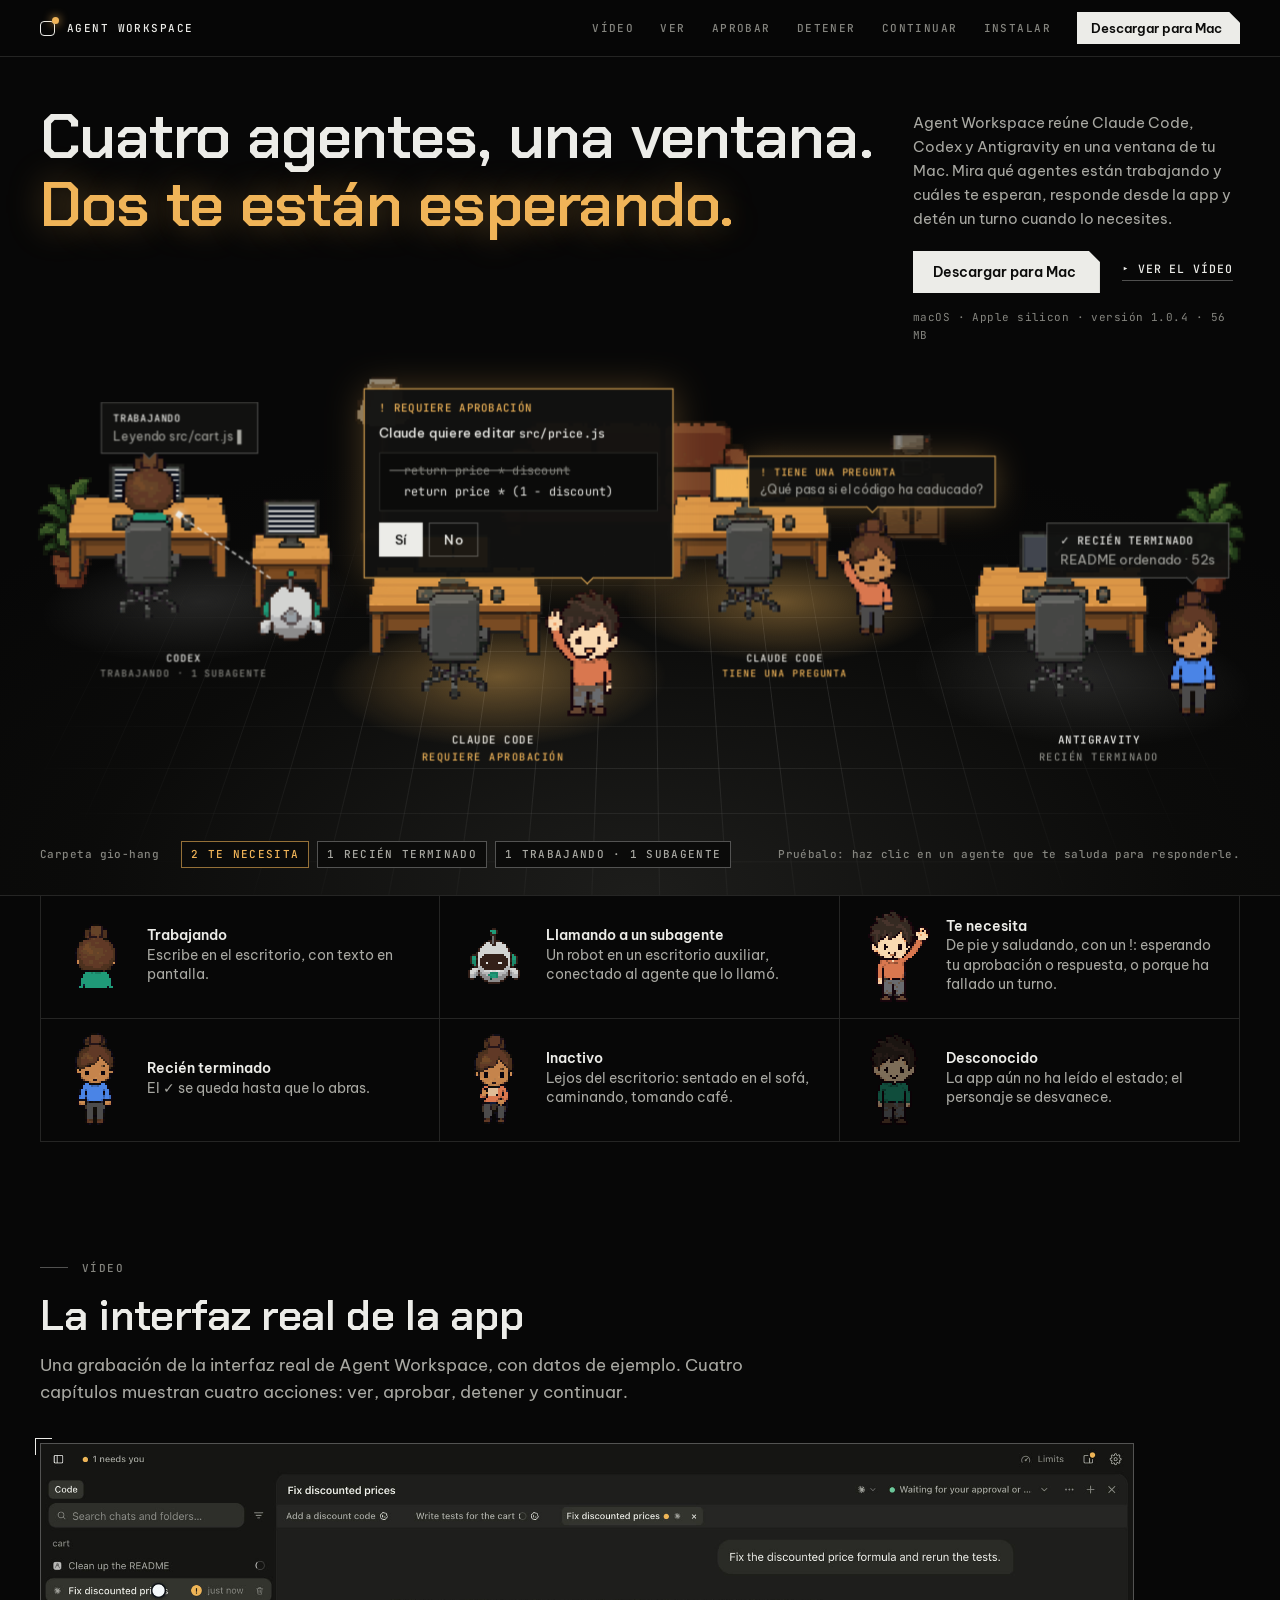
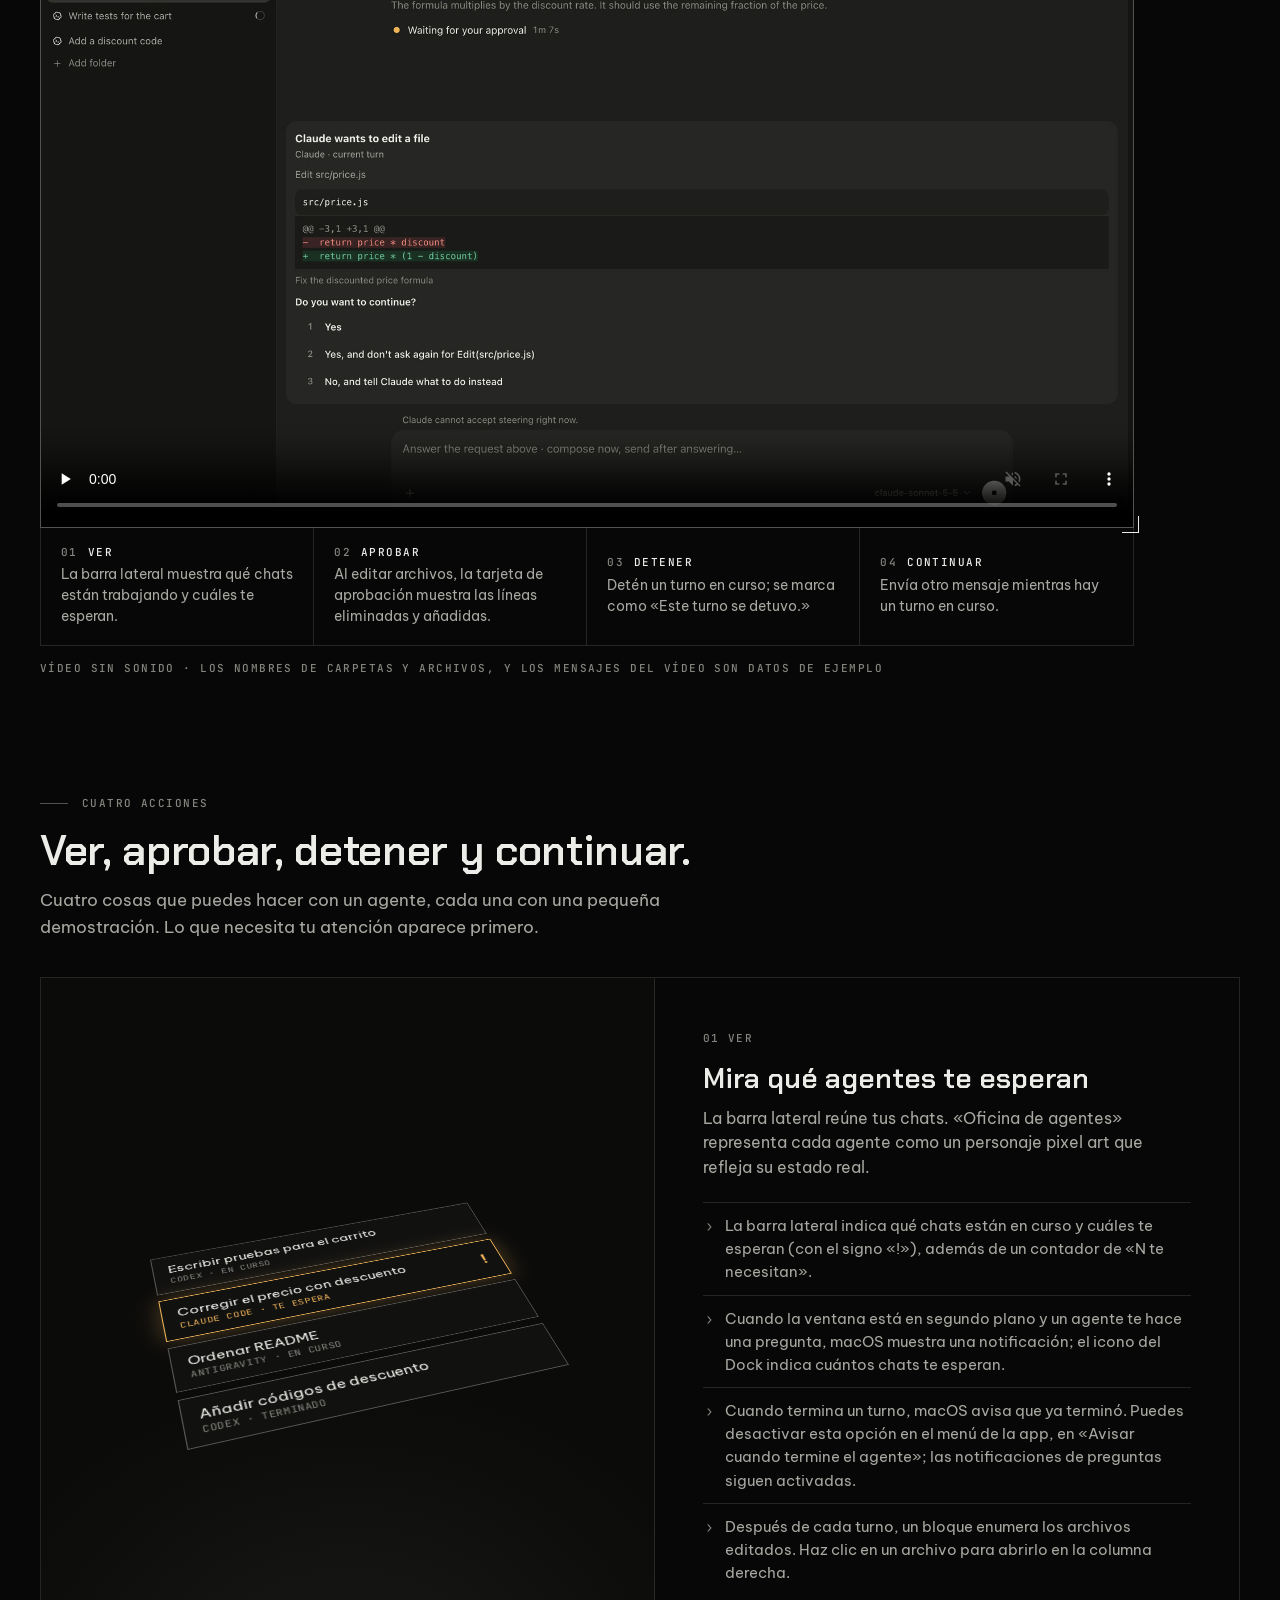
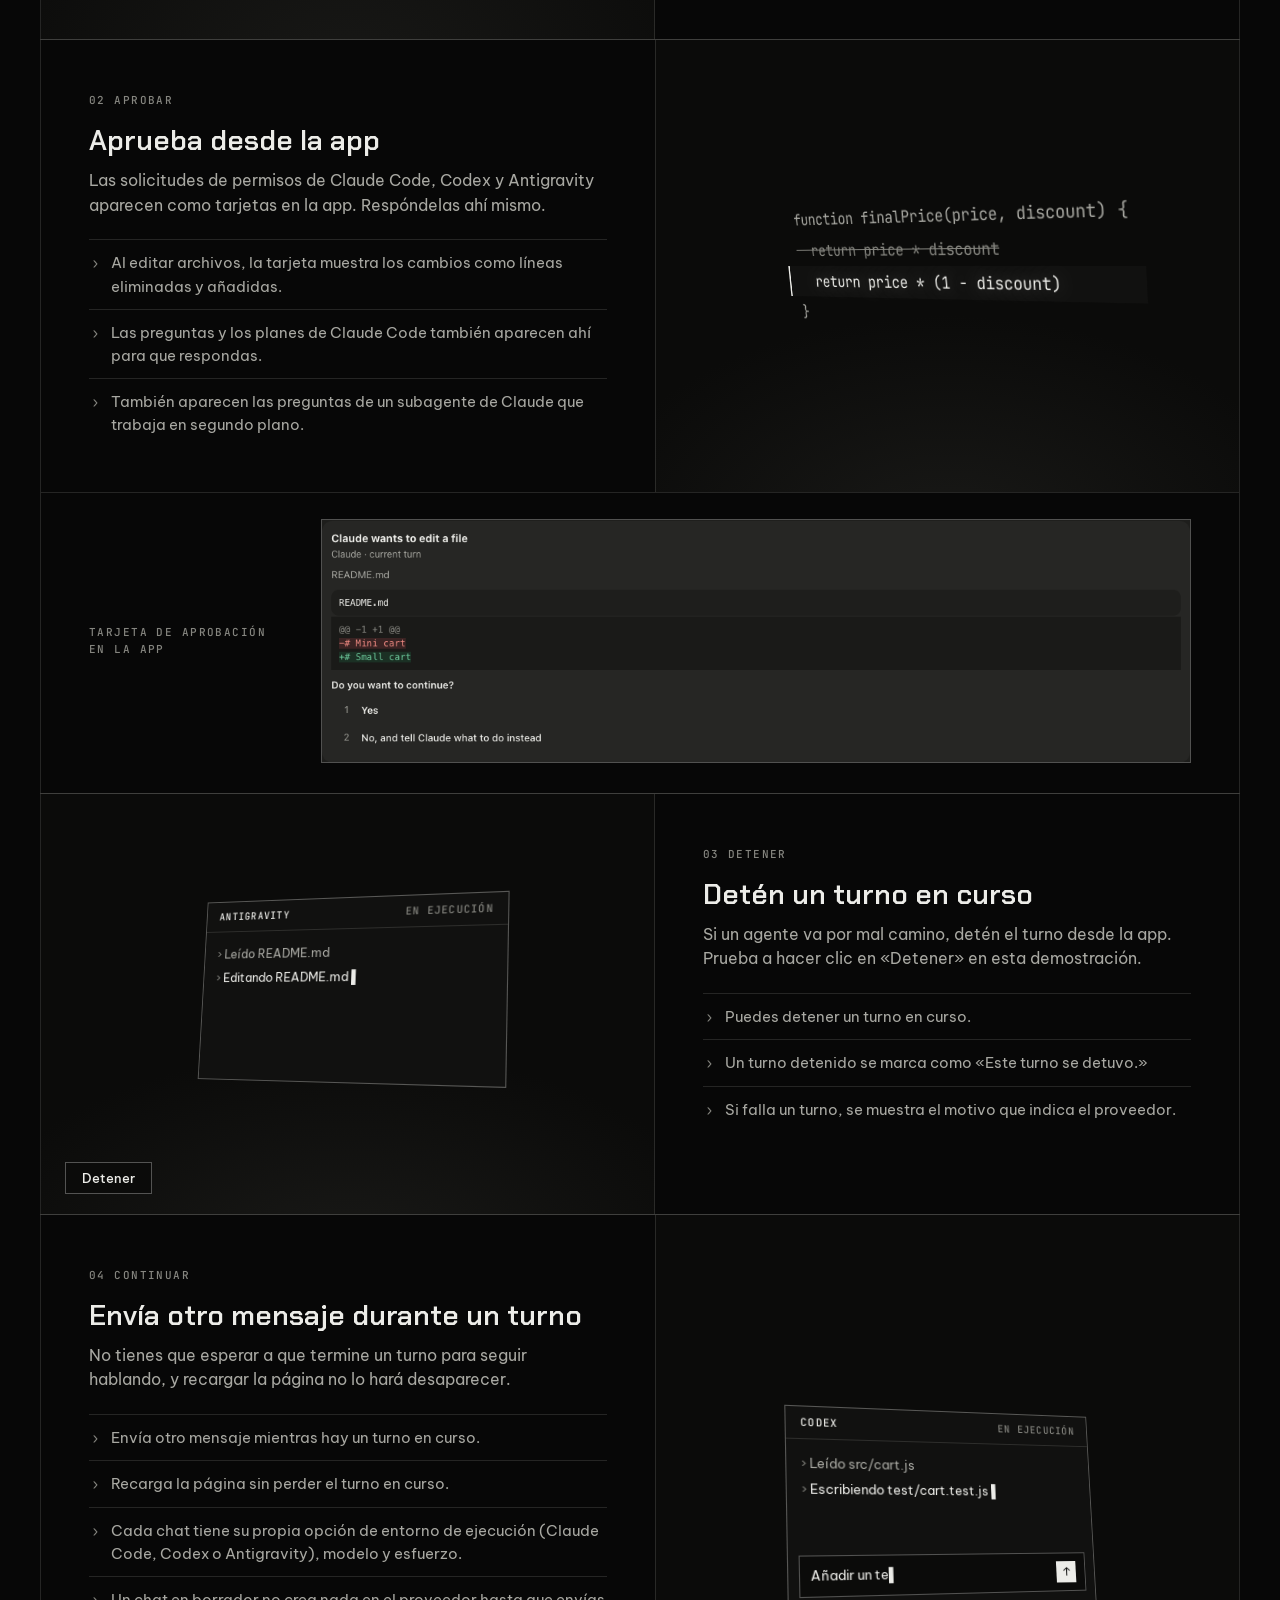
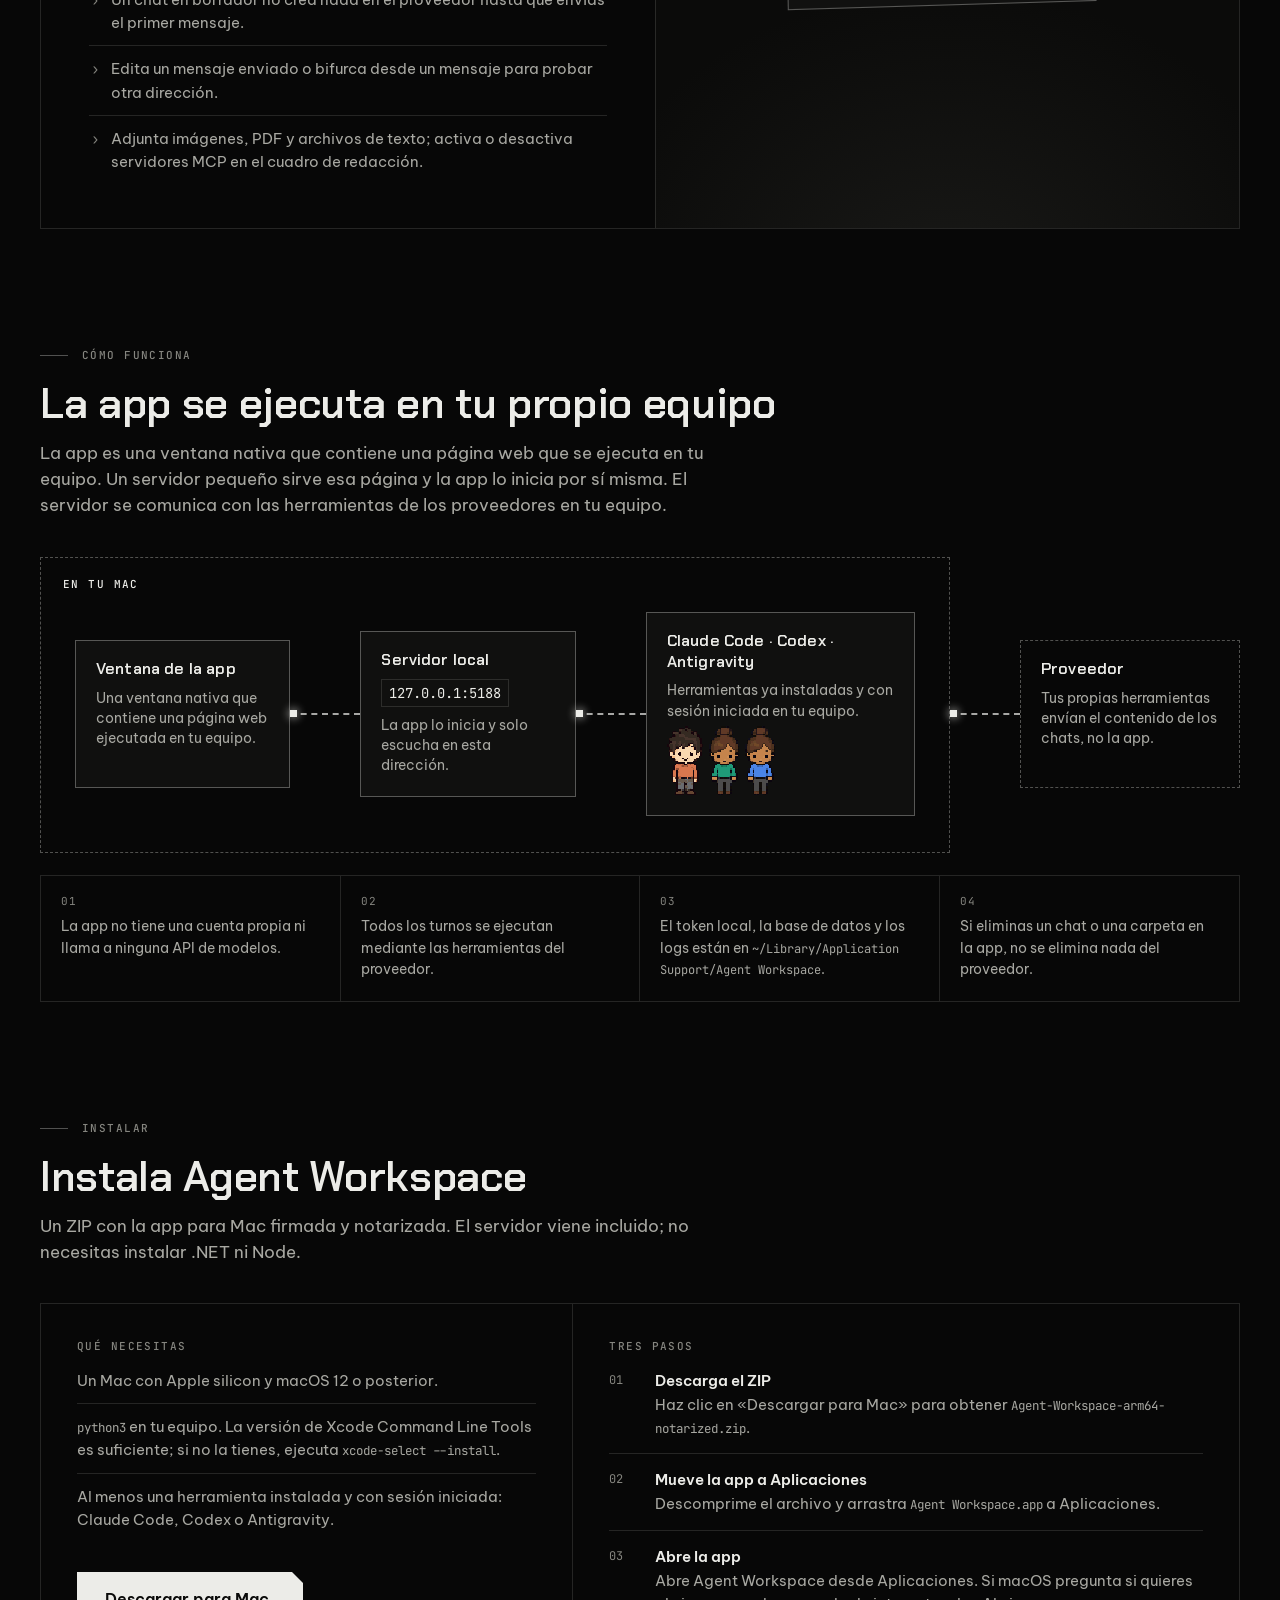
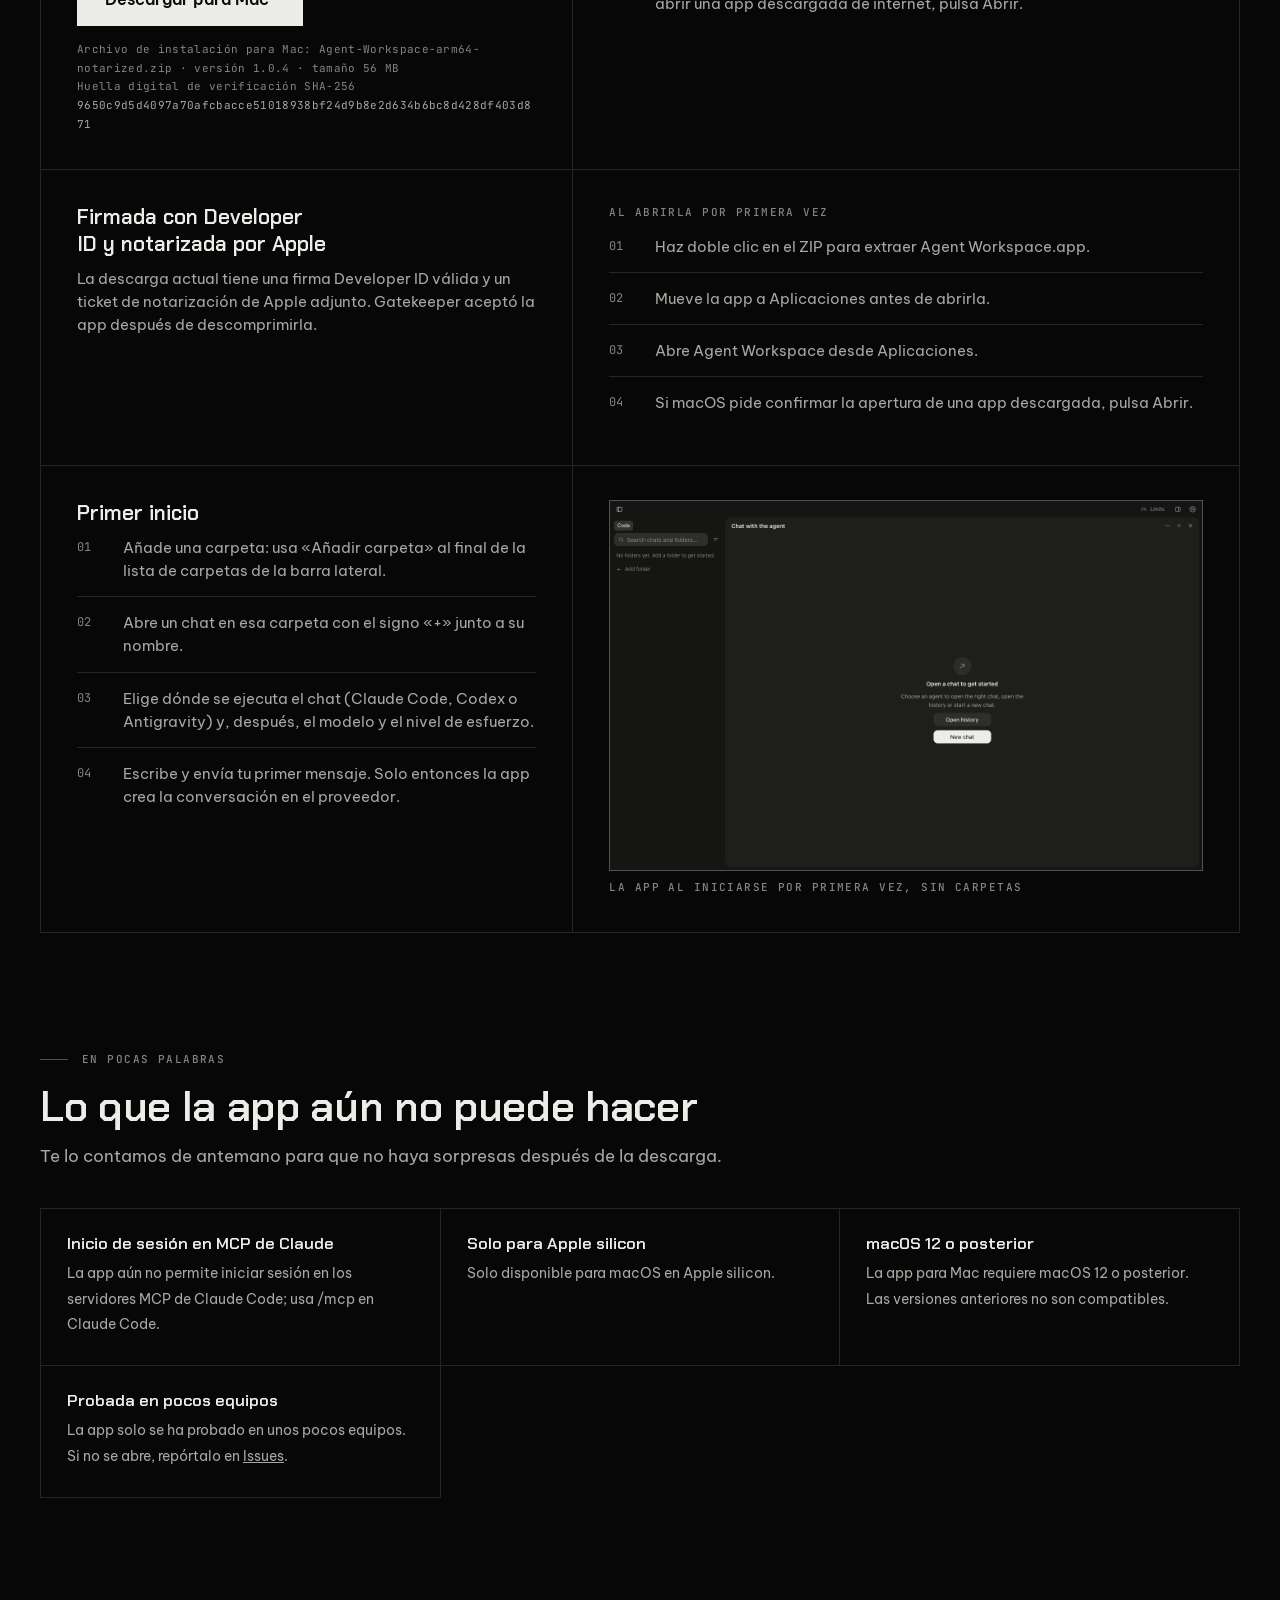
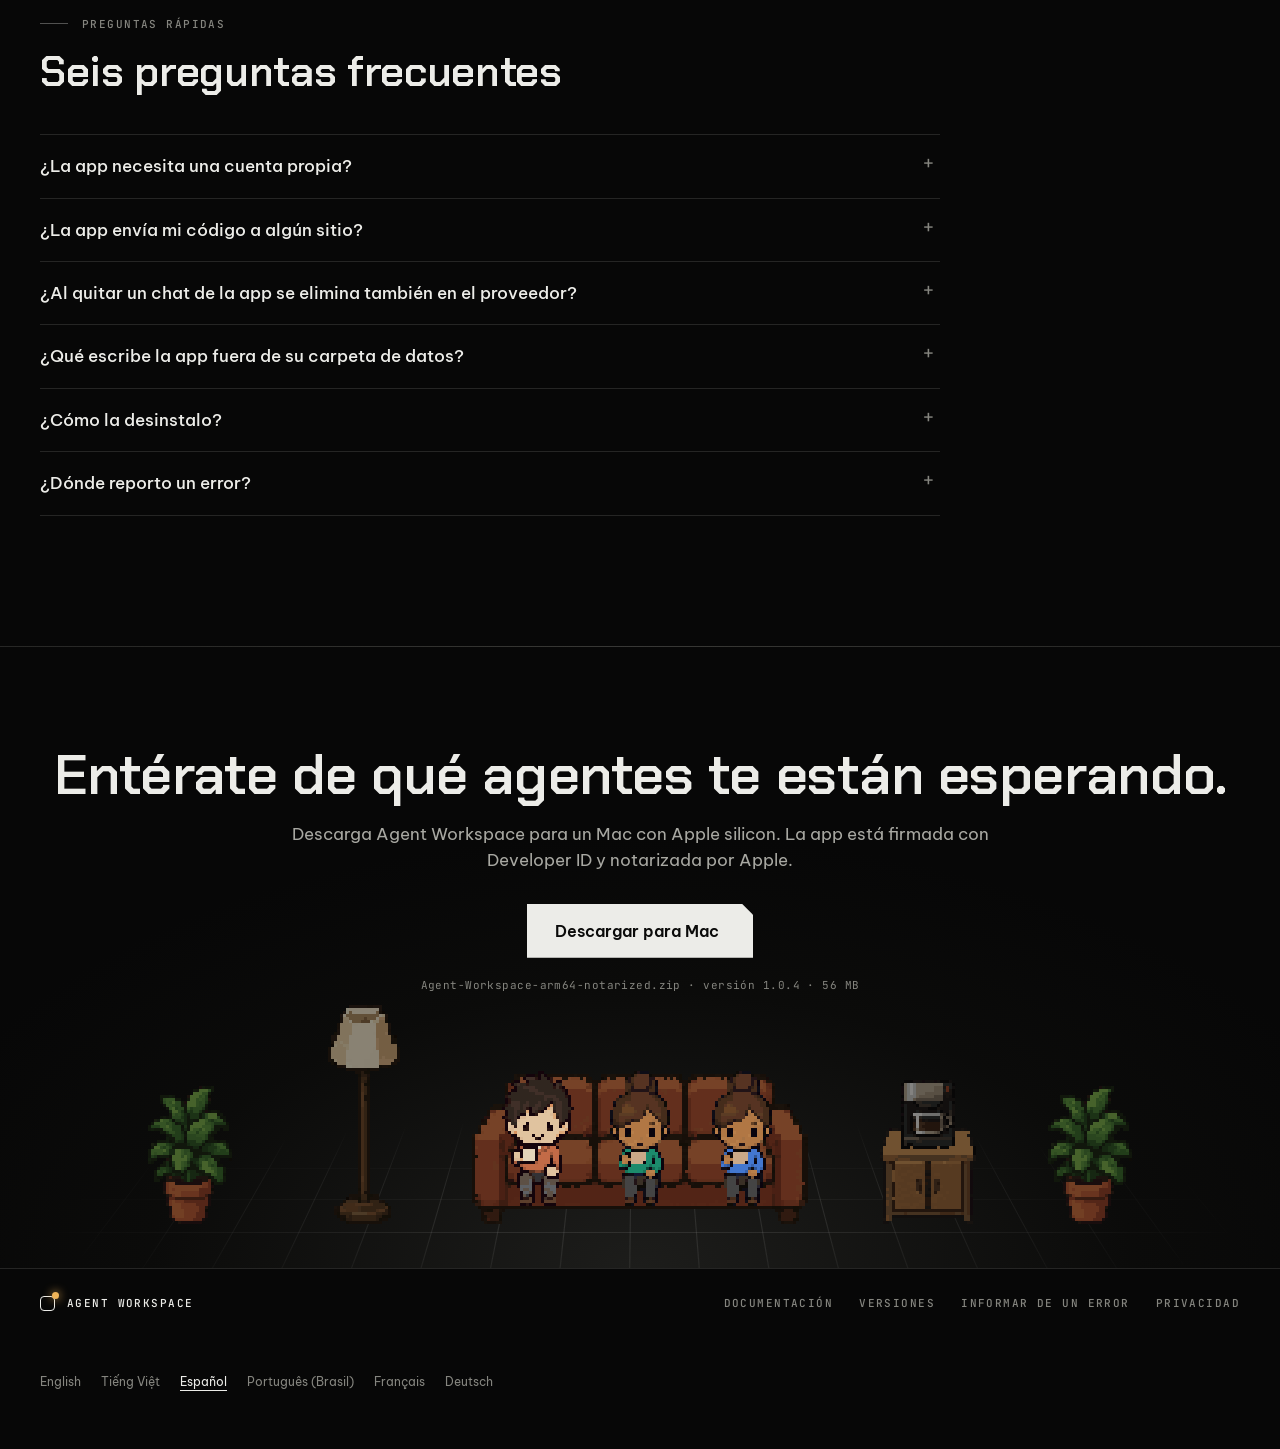
<file: es/index.html>
<!doctype html>
<html lang="es">
<head>
<meta charset="utf-8">
<meta name="viewport" content="width=device-width, initial-scale=1">
<title>Agent Workspace: Claude Code, Codex y Antigravity en una ventana</title>
<meta name="description" content="Agent Workspace es una app para macOS que reúne Claude Code, Codex y Antigravity en una ventana, para que veas qué agentes están trabajando y cuáles te esperan.">
<meta name="theme-color" content="#070707">
<meta name="color-scheme" content="dark">
<link rel="canonical" href="https://dat08101999.github.io/agent-workspace/es/">
<meta property="og:type" content="website">
<meta property="og:locale" content="es_ES">
<meta property="og:title" content="Agent Workspace: Claude Code, Codex y Antigravity en una ventana">
<meta property="og:description" content="Una app para macOS que te permite ver qué agentes están trabajando y cuáles te esperan, responder desde la app y detener un turno cuando lo necesites.">
<meta property="og:url" content="https://dat08101999.github.io/agent-workspace/es/">
<meta property="og:image" content="https://dat08101999.github.io/agent-workspace/assets/og.es.png">
<meta property="og:image:width" content="1200">
<meta property="og:image:height" content="630">
<meta property="og:image:alt" content="Una oficina pixel art con cuatro agentes: uno trabaja con un subagente, dos te saludan para llamar tu atención y otro acaba de terminar.">
<meta name="twitter:card" content="summary_large_image">
<meta name="twitter:image" content="https://dat08101999.github.io/agent-workspace/assets/og.es.png">
<link rel="icon" href="../assets/icon.svg" type="image/svg+xml">
<link rel="icon" href="../assets/icon-32.png" sizes="32x32" type="image/png">
<link rel="apple-touch-icon" href="../assets/icon-180.png">
<link rel="preconnect" href="https://fonts.googleapis.com">
<link rel="preconnect" href="https://fonts.gstatic.com" crossorigin>
<link href="https://fonts.googleapis.com/css2?family=Be+Vietnam+Pro:wght@400;500;600&family=Chakra+Petch:wght@500;600&family=JetBrains+Mono:wght@400;500&display=swap" rel="stylesheet">
<link rel="preload" href="../assets/atlas.png" as="image">
<link rel="stylesheet" href="../style.css">
<script>document.documentElement.classList.add('js');</script>
<link rel="alternate" hreflang="en" href="https://dat08101999.github.io/agent-workspace/">
<link rel="alternate" hreflang="vi" href="https://dat08101999.github.io/agent-workspace/vi/">
<link rel="alternate" hreflang="es" href="https://dat08101999.github.io/agent-workspace/es/">
<link rel="alternate" hreflang="pt-BR" href="https://dat08101999.github.io/agent-workspace/pt-BR/">
<link rel="alternate" hreflang="fr" href="https://dat08101999.github.io/agent-workspace/fr/">
<link rel="alternate" hreflang="de" href="https://dat08101999.github.io/agent-workspace/de/">
<link rel="alternate" hreflang="x-default" href="https://dat08101999.github.io/agent-workspace/">
<script>
(() => {
const languages = [["en", "English", "en-US"], ["vi", "Tiếng Việt", "vi-VN"], ["es", "Español", "es-ES"], ["pt-BR", "Português (Brasil)", "pt-BR"], ["fr", "Français", "fr-FR"], ["de", "Deutsch", "de-DE"]];
})();
</script>
</head>
<body>

<header class="top">
  <div class="wrap">
    <a class="brand" href="#hero" aria-label="Agent Workspace, volver al principio"><i class="mark"></i>Agent Workspace</a>
    <nav aria-label="Secciones de la página">
      <a href="#phim">Vídeo</a>
      <a href="#thay">Ver</a>
      <a href="#duyet">Aprobar</a>
      <a href="#dung">Detener</a>
      <a href="#tiep">Continuar</a>
      <a href="#cai-dat">Instalar</a>
      <a class="btn small" href="https://github.com/dat08101999/agent-workspace/releases/latest/download/Agent-Workspace-arm64-notarized.zip">Descargar para Mac</a>
    </nav>
  </div>
</header>

<main>
  <!-- Phần mở đầu là bản dùng thử: một văn phòng với bốn Agent của app, mỗi Agent ở một trạng thái thật. -->
  <section class="hero" id="hero" aria-labelledby="say">
    <div class="hero-top">
      <h1 class="copy">
        <span class="sr" id="say" aria-live="polite">Cuatro agentes, una ventana. Dos te esperan.</span>
        <span class="l" id="line1" aria-hidden="true">Cuatro agentes, una ventana.</span>
        <span class="l needs" id="needs" aria-hidden="true">Dos te esperan.</span>
      </h1>
      <div class="side">
        <p>Agent Workspace reúne Claude Code, Codex y Antigravity en una ventana de tu Mac. Mira qué agentes están trabajando y cuáles te esperan, responde desde la app y detén un turno cuando lo necesites.</p>
        <div class="cta">
          <a class="btn" href="https://github.com/dat08101999/agent-workspace/releases/latest/download/Agent-Workspace-arm64-notarized.zip">Descargar para Mac</a>
          <a class="more" href="#phim">▸ Ver el vídeo</a>
        </div>
        <p class="fine">macOS · Apple silicon · versión <span data-rel="version">1.0.4</span> · <span data-rel="size">56 MB</span></p>
      </div>
    </div>
    <div id="room"><div class="stage" id="stage"><div class="floor" id="floor"></div></div></div>
    <div class="dock" id="dock" aria-live="polite" hidden></div>
    <div class="hero-bar">
      <span class="label name">Carpeta gio-hang</span>
      <span class="chips" id="chips" aria-label="Número de agentes por estado"></span>
      <span class="label hint" id="hint">Pruébalo: haz clic en un agente que te saluda para responderle.</span>
      <button class="again" id="again" hidden>Empezar de nuevo</button>
    </div>
  </section>

  <div class="wrap">
    <div class="legend" id="legend" aria-label="Cómo muestra un agente su estado en la Oficina de agentes de la app"></div>
  </div>

  <section class="block wrap" id="phim">
    <div class="head reveal">
      <span class="label">Vídeo</span>
      <h2>La interfaz real de la app</h2>
      <p class="lead">Una grabación de la interfaz real de Agent Workspace, con datos de ejemplo. Cuatro capítulos muestran cuatro acciones: ver, aprobar, detener y continuar.</p>
    </div>
    <div class="filmbox">
    <div class="film reveal">
      <video id="film" controls playsinline muted preload="none" poster="../assets/film-poster.jpg" aria-label="Vídeo de Agent Workspace: ver, aprobar, detener y continuar">
        <source src="../assets/film.mp4" type="video/mp4">
      </video>
    </div>
    <div class="chapters reveal" id="chapters">
      <button class="chapter" data-id="thay"><b><span>01</span>Ver</b>La barra lateral muestra qué chats están trabajando y cuáles te esperan.</button>
      <button class="chapter" data-id="duyet"><b><span>02</span>Aprobar</b>Al editar archivos, la tarjeta de aprobación muestra las líneas eliminadas y añadidas.</button>
      <button class="chapter" data-id="dung"><b><span>03</span>Detener</b>Detén un turno en curso; se marca como «Este turno se detuvo.»</button>
      <button class="chapter" data-id="tiep"><b><span>04</span>Continuar</b>Envía otro mensaje mientras hay un turno en curso.</button>
    </div>
    <p class="label film-note">Vídeo sin sonido · los nombres de carpetas y archivos, y los mensajes del vídeo son datos de ejemplo</p>
    </div>
  </section>

  <section class="block wrap" id="viec">
    <div class="head reveal">
      <span class="label">Cuatro acciones</span>
      <h2>Ver, aprobar, detener y continuar.</h2>
      <p class="lead">Cuatro cosas que puedes hacer con un agente, cada una con una pequeña demostración. Lo que necesita tu atención aparece primero.</p>
    </div>

    <article class="verb reveal" id="thay">
      <div class="ex-stage" aria-hidden="true"><div class="rows">
        <div><span>Escribir pruebas para el carrito<small>CODEX · EN CURSO</small></span></div>
        <div class="up"><span>Corregir el precio con descuento<small>CLAUDE CODE · TE ESPERA</small></span><b>!</b></div>
        <div><span>Ordenar README<small>ANTIGRAVITY · EN CURSO</small></span></div>
        <div><span>Añadir códigos de descuento<small>CODEX · TERMINADO</small></span></div>
      </div></div>
      <div class="words">
        <span class="label">01 Ver</span>
        <h3>Mira qué agentes te esperan</h3>
        <p>La barra lateral reúne tus chats. «Oficina de agentes» representa cada agente como un personaje pixel art que refleja su estado real.</p>
        <ul class="points">
          <li>La barra lateral indica qué chats están en curso y cuáles te esperan (con el signo «!»), además de un contador de «N te necesitan».</li>
          <li>Cuando la ventana está en segundo plano y un agente te hace una pregunta, macOS muestra una notificación; el icono del Dock indica cuántos chats te esperan.</li>
          <li>Cuando termina un turno, macOS avisa que ya terminó. Puedes desactivar esta opción en el menú de la app, en «Avisar cuando termine el agente»; las notificaciones de preguntas siguen activadas.</li>
          <li>Después de cada turno, un bloque enumera los archivos editados. Haz clic en un archivo para abrirlo en la columna derecha.</li>
        </ul>
      </div>
    </article>

    <article class="verb reveal" id="duyet">
      <div class="ex-stage" aria-hidden="true"><div class="code"><div>function finalPrice(price, discount) {</div><div class="del">  return price * discount</div><div class="add">  return price * (1 - discount)</div><div>}</div></div></div>
      <div class="words">
        <span class="label">02 Aprobar</span>
        <h3>Aprueba desde la app</h3>
        <p>Las solicitudes de permisos de Claude Code, Codex y Antigravity aparecen como tarjetas en la app. Respóndelas ahí mismo.</p>
        <ul class="points">
          <li>Al editar archivos, la tarjeta muestra los cambios como líneas eliminadas y añadidas.</li>
          <li>Las preguntas y los planes de Claude Code también aparecen ahí para que respondas.</li>
          <li>También aparecen las preguntas de un subagente de Claude que trabaja en segundo plano.</li>
        </ul>
      </div>
      <figure class="real">
        <img src="../assets/duyet.png" width="1130" height="316" loading="lazy" alt="Tarjeta de aprobación en la app: Claude quiere editar README.md; hay una línea eliminada, una añadida y las opciones Sí y No.">
        <figcaption class="label">Tarjeta de aprobación en la app</figcaption>
      </figure>
    </article>

    <article class="verb reveal" id="dung">
      <div class="ex-stage">
        <div class="panel" id="solo" aria-hidden="true"><div class="ph"><span>ANTIGRAVITY</span><span id="solostate">EN CURSO</span></div><ul class="log" id="sololog"></ul></div>
        <button id="stop">Detener</button>
      </div>
      <div class="words">
        <span class="label">03 Detener</span>
        <h3>Detén un turno en curso</h3>
        <p>Si un agente va por mal camino, detén el turno desde la app. Prueba a hacer clic en «Detener» en esta demostración.</p>
        <ul class="points">
          <li>Puedes detener un turno en curso.</li>
          <li>Un turno detenido se marca como «Este turno se detuvo.»</li>
          <li>Si falla un turno, se muestra el motivo que indica el proveedor.</li>
        </ul>
      </div>
    </article>

    <article class="verb reveal" id="tiep">
      <div class="ex-stage" aria-hidden="true">
        <div class="panel" id="duo"><div class="ph"><span>CODEX</span><span id="duostate">EN CURSO</span></div><ul class="log" id="duolog"></ul><div class="composer" id="duobox"><span id="duotext"></span><i>↑</i></div></div>
      </div>
      <div class="words">
        <span class="label">04 Continuar</span>
        <h3>Envía otro mensaje durante un turno</h3>
        <p>No tienes que esperar a que termine un turno para seguir hablando, y recargar la página no lo hará desaparecer.</p>
        <ul class="points">
          <li>Envía otro mensaje mientras hay un turno en curso.</li>
          <li>Recarga la página sin perder el turno en curso.</li>
          <li>Cada chat tiene su propia opción de entorno de ejecución (Claude Code, Codex o Antigravity), modelo y esfuerzo.</li>
          <li>Un chat en borrador no crea nada en el proveedor hasta que envías el primer mensaje.</li>
          <li>Edita un mensaje enviado o bifurca desde un mensaje para probar otra dirección.</li>
          <li>Adjunta imágenes, PDF y archivos de texto; activa o desactiva servidores MCP en el cuadro de redacción.</li>
        </ul>
      </div>
    </article>
  </section>

  <section class="block wrap" id="cach-hoat-dong">
    <div class="head reveal">
      <span class="label">Cómo funciona</span>
      <h2>La app se ejecuta en tu propio equipo</h2>
      <p class="lead">La app es una ventana nativa que contiene una página web que se ejecuta en tu equipo. Un servidor pequeño sirve esa página y la app lo inicia por sí misma. El servidor se comunica con las herramientas de los proveedores en tu equipo.</p>
    </div>
    <div class="flow reveal">
      <div class="mac">
        <span class="label">En tu Mac</span>
        <div class="node"><b>Ventana de la app</b><span>Una ventana nativa que contiene una página web ejecutada en tu equipo.</span></div>
        <i class="wire"><i></i></i>
        <div class="node"><b>Servidor local</b><code>127.0.0.1:5188</code><span>La app lo inicia y solo escucha en esta dirección.</span></div>
        <i class="wire back"><i></i></i>
        <div class="node"><b>Claude Code · Codex · Antigravity</b><span>Herramientas ya instaladas y con sesión iniciada en tu equipo.</span><span class="cast" data-cast="c0.claude.front c1.codex.front c1.antigravity.front" aria-hidden="true"></span></div>
      </div>
      <div class="outside">
        <i class="wire"><i></i></i>
        <div class="node ghost"><b>Proveedor</b><span>Tus propias herramientas envían el contenido de los chats, no la app.</span></div>
      </div>
    </div>
    <ul class="facts reveal">
      <li>La app no tiene una cuenta propia ni llama a ninguna API de modelos.</li>
      <li>Todos los turnos se ejecutan mediante las herramientas del proveedor.</li>
      <li>El token local, la base de datos y los logs están en <code>~/Library/Application Support/Agent Workspace</code>.</li>
      <li>Si eliminas un chat o una carpeta en la app, no se elimina nada del proveedor.</li>
    </ul>
  </section>

  <section class="block wrap" id="cai-dat">
    <div class="head reveal">
      <span class="label">Instalar</span>
      <h2>Instala Agent Workspace</h2>
      <p class="lead">Un ZIP con la app para Mac firmada y notarizada. El servidor viene incluido; no necesitas instalar .NET ni Node.</p>
    </div>
    <div class="install reveal">
      <div>
        <h4 class="sub">Qué necesitas</h4>
        <ul class="bare">
          <li>Un Mac con Apple silicon y macOS 12 o posterior.</li>
          <li><code>python3</code> en tu equipo. La versión de Xcode Command Line Tools es suficiente; si no la tienes, ejecuta <code>xcode-select --install</code>.</li>
          <li>Al menos una herramienta instalada y con sesión iniciada: Claude Code, Codex o Antigravity.</li>
        </ul>
        <div class="get" id="tai-ngay">
          <a class="btn big" href="https://github.com/dat08101999/agent-workspace/releases/latest/download/Agent-Workspace-arm64-notarized.zip">Descargar para Mac</a>
          <p class="fine">Archivo de instalación para Mac: Agent-Workspace-arm64-notarized.zip · versión <span data-rel="version">1.0.4</span> · tamaño <span data-rel="size">56 MB</span><br>Huella digital de verificación SHA-256 <code data-rel="sha">9650c9d5d4097a70afcbacce51018938bf24d9b8e2d634b6bc8d428df403d871</code></p>
        </div>
      </div>
      <div>
        <h4 class="sub">Tres pasos</h4>
        <ol class="steps">
          <li><b>Descarga el ZIP</b>Haz clic en «Descargar para Mac» para obtener <code>Agent-Workspace-arm64-notarized.zip</code>.</li>
          <li><b>Mueve la app a Aplicaciones</b>Descomprime el archivo y arrastra <code>Agent Workspace.app</code> a Aplicaciones.</li>
          <li><b>Abre la app</b>Abre Agent Workspace desde Aplicaciones. Si macOS pregunta si quieres abrir una app descargada de internet, pulsa Abrir.</li>
        </ol>
      </div>
    </div>
    <div class="gate reveal">
      <div>
        <h3>Firmada con Developer ID y notarizada por Apple</h3>
        <p>La descarga actual tiene una firma Developer ID válida y un ticket de notarización de Apple adjunto. Gatekeeper aceptó la app después de descomprimirla.</p>
      </div>
      <div>
        <h4 class="sub">Al abrirla por primera vez</h4>
        <ol class="steps">
          <li>Haz doble clic en el ZIP para extraer Agent Workspace.app.</li>
          <li>Mueve la app a Aplicaciones antes de abrirla.</li>
          <li>Abre Agent Workspace desde Aplicaciones.</li>
          <li>Si macOS pide confirmar la apertura de una app descargada, pulsa Abrir.</li>
        </ol>
      </div>
    </div>
    <div class="first reveal">
      <div>
        <h3>Primer inicio</h3>
        <ol class="steps">
          <li>Añade una carpeta: usa «Añadir carpeta» al final de la lista de carpetas de la barra lateral.</li>
          <li>Abre un chat en esa carpeta con el signo «+» junto a su nombre.</li>
          <li>Elige dónde se ejecuta el chat (Claude Code, Codex o Antigravity) y, después, el modelo y el nivel de esfuerzo.</li>
          <li>Escribe y envía tu primer mensaje. Solo entonces la app crea la conversación en el proveedor.</li>
        </ol>
      </div>
      <div>
        <figure>
          <img src="../assets/lan-mo-dau.png" width="1440" height="900" loading="lazy" alt="Agent Workspace al iniciarse por primera vez: la barra lateral aún no tiene carpetas y muestra Añadir carpeta.">
          <figcaption class="label">La app al iniciarse por primera vez, sin carpetas</figcaption>
        </figure>
      </div>
    </div>
  </section>

  <section class="block wrap" id="noi-thang">
    <div class="head reveal">
      <span class="label">En pocas palabras</span>
      <h2>Lo que la app aún no puede hacer</h2>
      <p class="lead">Te lo contamos de antemano para que no haya sorpresas después de la descarga.</p>
    </div>
    <div class="honest reveal">
      <div><b>Inicio de sesión en MCP de Claude</b><span>La app aún no permite iniciar sesión en los servidores MCP de Claude Code; usa /mcp en Claude Code.</span></div>
      <div><b>Solo para Apple silicon</b><span>Solo disponible para macOS en Apple silicon.</span></div>
      <div><b>macOS 12 o posterior</b><span>La app para Mac requiere macOS 12 o posterior. Las versiones anteriores no son compatibles.</span></div>
      <div><b>Probada en pocos equipos</b><span>La app solo se ha probado en unos pocos equipos. Si no se abre, repórtalo en <a href="https://github.com/dat08101999/agent-workspace/issues">Issues</a>.</span></div>
    </div>
  </section>

  <section class="block wrap" id="hoi-nhanh">
    <div class="head reveal">
      <span class="label">Preguntas rápidas</span>
      <h2>Seis preguntas frecuentes</h2>
    </div>
    <div class="faq reveal">
      <details><summary>¿La app necesita una cuenta propia?</summary><p>No. Usa Claude Code, Codex y Antigravity, ya instalados y con sesión iniciada en tu equipo, y no llama a ninguna API de modelos.</p></details>
      <details><summary>¿La app envía mi código a algún sitio?</summary><p>Tus propias herramientas Claude Code, Codex o Antigravity envían el contenido del chat, no la app. Cada turno se ejecuta con las herramientas del proveedor. El servidor de la app solo escucha en <code>127.0.0.1</code>.</p></details>
      <details><summary>¿Al quitar un chat de la app se elimina también en el proveedor?</summary><p>No. Quitar un chat o una carpeta de la app no elimina nada del proveedor.</p></details>
      <details><summary>¿Qué escribe la app fuera de su carpeta de datos?</summary><p>Solo cuando tú lo pides. Por ejemplo, al hacer clic en «Instalar hook» en «Fuente de estado», la app añade un hook de observación a <code>~/.claude/settings.json</code> (Claude Code) o a <code>~/.gemini/config/hooks.json</code> (Antigravity). «Quitar hook» lo elimina.</p></details>
      <details><summary>¿Cómo la desinstalo?</summary><p>Si hiciste clic en «Instalar hook», haz clic primero en «Quitar hook». Cierra la app y arrastra Agent Workspace de Applications a la Papelera. Para eliminar también sus datos, borra la carpeta <code>~/Library/Application Support/Agent Workspace</code>.</p></details>
      <details><summary>¿Dónde reporto un error?</summary><p>Abre un issue en <a href="https://github.com/dat08101999/agent-workspace/issues">Issues en GitHub</a>. Incluye las versiones de la app y macOS, el proveedor del chat, los pasos que seguiste y lo que viste. No pegues tokens ni contenido confidencial del chat.</p></details>
    </div>
  </section>

  <section class="final" id="tai">
    <h2 id="lastline">Entérate de qué agentes te están esperando.</h2>
    <p class="lead">Descarga Agent Workspace para un Mac con Apple silicon. La app está firmada con Developer ID y notarizada por Apple.</p>
    <a class="btn big" href="https://github.com/dat08101999/agent-workspace/releases/latest/download/Agent-Workspace-arm64-notarized.zip">Descargar para Mac</a>
    <p class="fine">Agent-Workspace-arm64-notarized.zip · versión <span data-rel="version">1.0.4</span> · <span data-rel="size">56 MB</span></p>
    <div class="lounge" aria-hidden="true"><div class="tiles"></div><div class="set" id="lounge"></div></div>
  </section>
</main>

<footer>
  <div class="wrap">
    <a class="brand" href="#hero"><i class="mark"></i>Agent Workspace</a>
    <nav class="label" aria-label="Enlaces externos">
      <a href="https://github.com/dat08101999/agent-workspace#readme">Documentación</a>
      <a href="https://github.com/dat08101999/agent-workspace/releases">Versiones</a>
      <a href="https://github.com/dat08101999/agent-workspace/issues">Informar de un error</a>
      <a href="privacy.html">Privacidad</a>
    </nav>
  </div>
  <div class="wrap"><nav class="language-menu" aria-label="Idioma"><a href="../" lang="en" hreflang="en" data-language="en">English</a><a href="../vi/" lang="vi" hreflang="vi" data-language="vi">Tiếng Việt</a><a href="../es/" lang="es" hreflang="es" data-language="es" aria-current="page">Español</a><a href="../pt-BR/" lang="pt-BR" hreflang="pt-BR" data-language="pt-BR">Português (Brasil)</a><a href="../fr/" lang="fr" hreflang="fr" data-language="fr">Français</a><a href="../de/" lang="de" hreflang="de" data-language="de">Deutsch</a></nav></div>
</footer>

<script>window.SITE_TEXT = {"demo.text1": "TRABAJANDO", "demo.text2": "REQUIERE APROBACIÓN", "demo.text3": "TIENE UNA PREGUNTA", "demo.text4": "RECIÉN TERMINADO", "demo.text5": "INACTIVO", "demo.text6": "DETENIDO", "demo.text7": "RECHAZADO", "demo.text8": "CODEX", "demo.text9": "Escribir tests del carrito", "demo.text10": "Leyendo src/cart.js", "demo.text11": "Escribiendo test/cart.test.js", "demo.text12": "Esperando a que el subagente ejecute los tests", "demo.text13": "Editando test/cart.test.js", "demo.text14": "CLAUDE CODE", "demo.text15": "Corregir el precio con descuento", "demo.text16": "Editar src/price.js", "demo.text17": "CLAUDE CODE", "demo.text18": "Añadir códigos de descuento", "demo.text19": "¿Qué pasa si el código ha caducado?", "demo.text20": "ANTIGRAVITY", "demo.text21": "Ordenar README", "demo.text22": "README ordenado · 52s", "demo.text23": "README abreviado. La sección de instalación sigue ahí.", "demo.text24": "\u003ch4>Claude quiere editar \u003ccode>src/price.js\u003c/code>\u003c/h4>\u003cdiv class=\"diff\">\u003cspan class=\"d\">  return price * discount\u003c/span>\n\u003cspan class=\"a\">  return price * (1 - discount)\u003c/span>\u003c/div>", "demo.text25": "Sí", "demo.text26": "Editando src/price.js", "demo.text27": "Ejecutando node test", "demo.text28": "Cuatro tests superados · 38s", "demo.text29": "Corregida la fórmula del precio con descuento. Los cuatro tests se superaron.", "demo.text30": "No", "demo.text31": "¿Qué debería pasar cuando caduca un código de descuento?", "demo.text32": "Mostrar un error al comprador", "demo.text33": "Editando src/discount.js", "demo.text34": "Ejecutando node test", "demo.text35": "Cinco tests superados · 31s", "demo.text36": "Ahora se muestra un error al comprador si el código ha caducado. Los cinco tests se superaron.", "demo.text37": "Ignorar el código", "demo.text38": "Editando src/discount.js", "demo.text39": "Ejecutando node test", "demo.text40": "Cinco tests superados · 29s", "demo.text41": "Ahora se ignoran los códigos caducados y el precio no cambia. Los cinco tests se superaron.", "demo.text42": "Marcar como visto", "demo.text43": "Detener", "demo.text44": "Este turno se detuvo.", "demo.text45": "No se hicieron cambios.", "demo.text46": "Nadie te está esperando.", "demo.text47": "Uno te está esperando.", "demo.text48": "Dos te están esperando.", "demo.text49": "Cuatro agentes, una ventana. ", "demo.text50": "Te necesita", "demo.text51": "Recién terminado", "demo.text52": "Trabajando", "demo.text53": "Inactivo", "demo.text54": "Trabajando", "demo.text55": "Escribe en el escritorio, con texto en pantalla.", "demo.text56": "Llamando a un subagente", "demo.text57": "Un robot en un escritorio auxiliar, conectado al agente que lo llamó.", "demo.text58": "Te necesita", "demo.text59": "De pie y saludando, con un !: esperando tu aprobación o respuesta, o porque ha fallado un turno.", "demo.text60": "Recién terminado", "demo.text61": "El ✓ se queda hasta que lo abras.", "demo.text62": "Inactivo", "demo.text63": "Lejos del escritorio: sentado en el sofá, caminando, tomando café.", "demo.text64": "Desconocido", "demo.text65": "La app aún no ha leído el estado; el personaje se desvanece.", "demo.text66": "EN EJECUCIÓN", "demo.text67": "Leyendo README.md", "demo.text68": "Leído README.md", "demo.text69": "Editando README.md", "demo.text70": "Editado README.md +4 −12", "demo.text71": "Ejecutando npm test", "demo.text72": "Ejecutado npm test", "demo.text73": "Se detuvo este turno.", "demo.text74": "DETENIDO", "demo.text75": "Detener", "demo.text76": "Volver a ejecutar", "demo.text77": "Añadir un test para un descuento negativo", "demo.text78": "Leyendo src/cart.js", "demo.text79": "Leído src/cart.js", "demo.text80": "Editado test/cart.test.js +18", "demo.text81": "LISTO", "demo.text82": "Escribiendo test/cart.test.js", "demo.text83": "Escrito test/cart.test.js", "demo.text84": "Añadiendo un test de descuento negativo", "demo.text85": "Editado test/cart.test.js +18", "demo.text86": "Listo · siete tests superados", "demo.text87": "LISTO", "demo.text88": " MB", "demo.text89": "Cuatro agentes, una ventana.", "demo.runningTask": "“{task}” está en ejecución.", "demo.childBadge": " · 1 SUBAGENTE", "demo.childCount": " subagente"};</script>
<script src="../app.js" defer></script>
<script>
document.querySelectorAll('[data-language]').forEach(link => {
  link.addEventListener('click', () => {
    try { localStorage.setItem('aw-site-language', link.dataset.language); } catch { /* Optional storage. */ }
  });
});
</script>
</body>
</html>
</file>
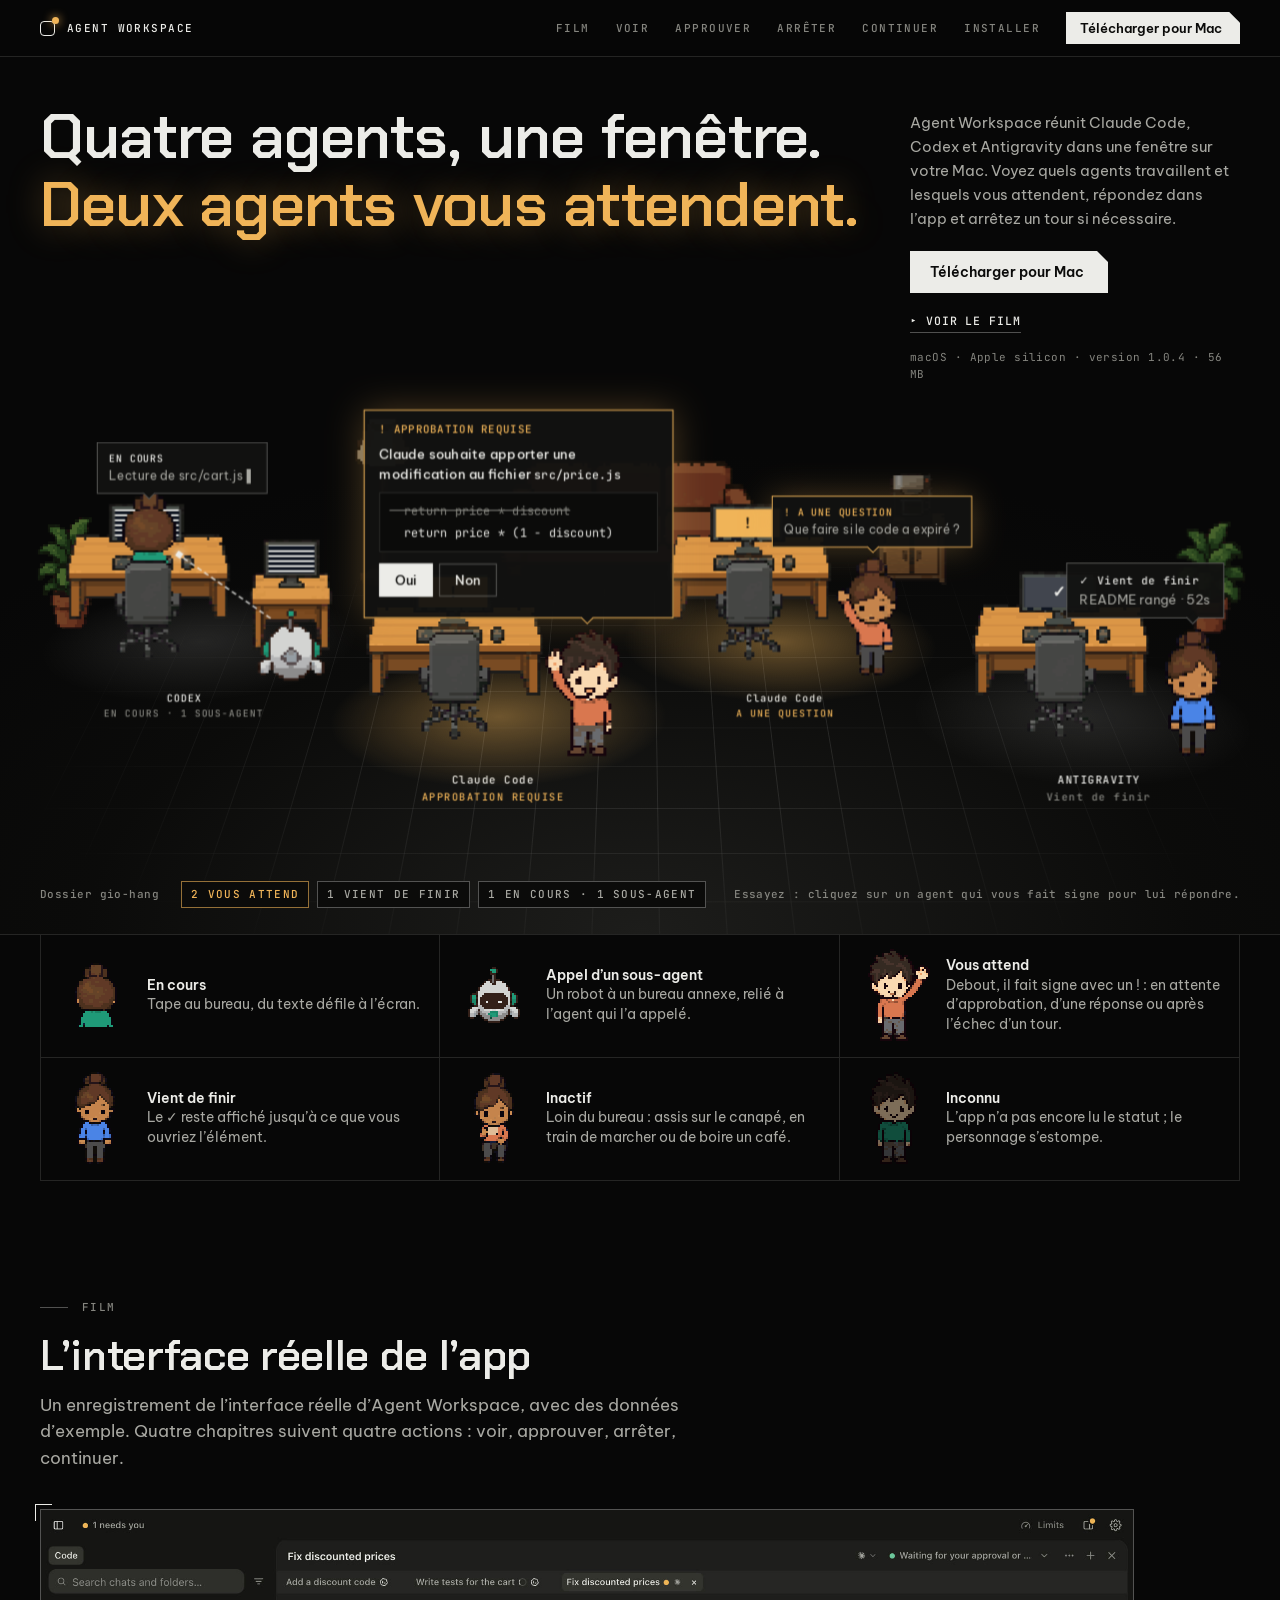
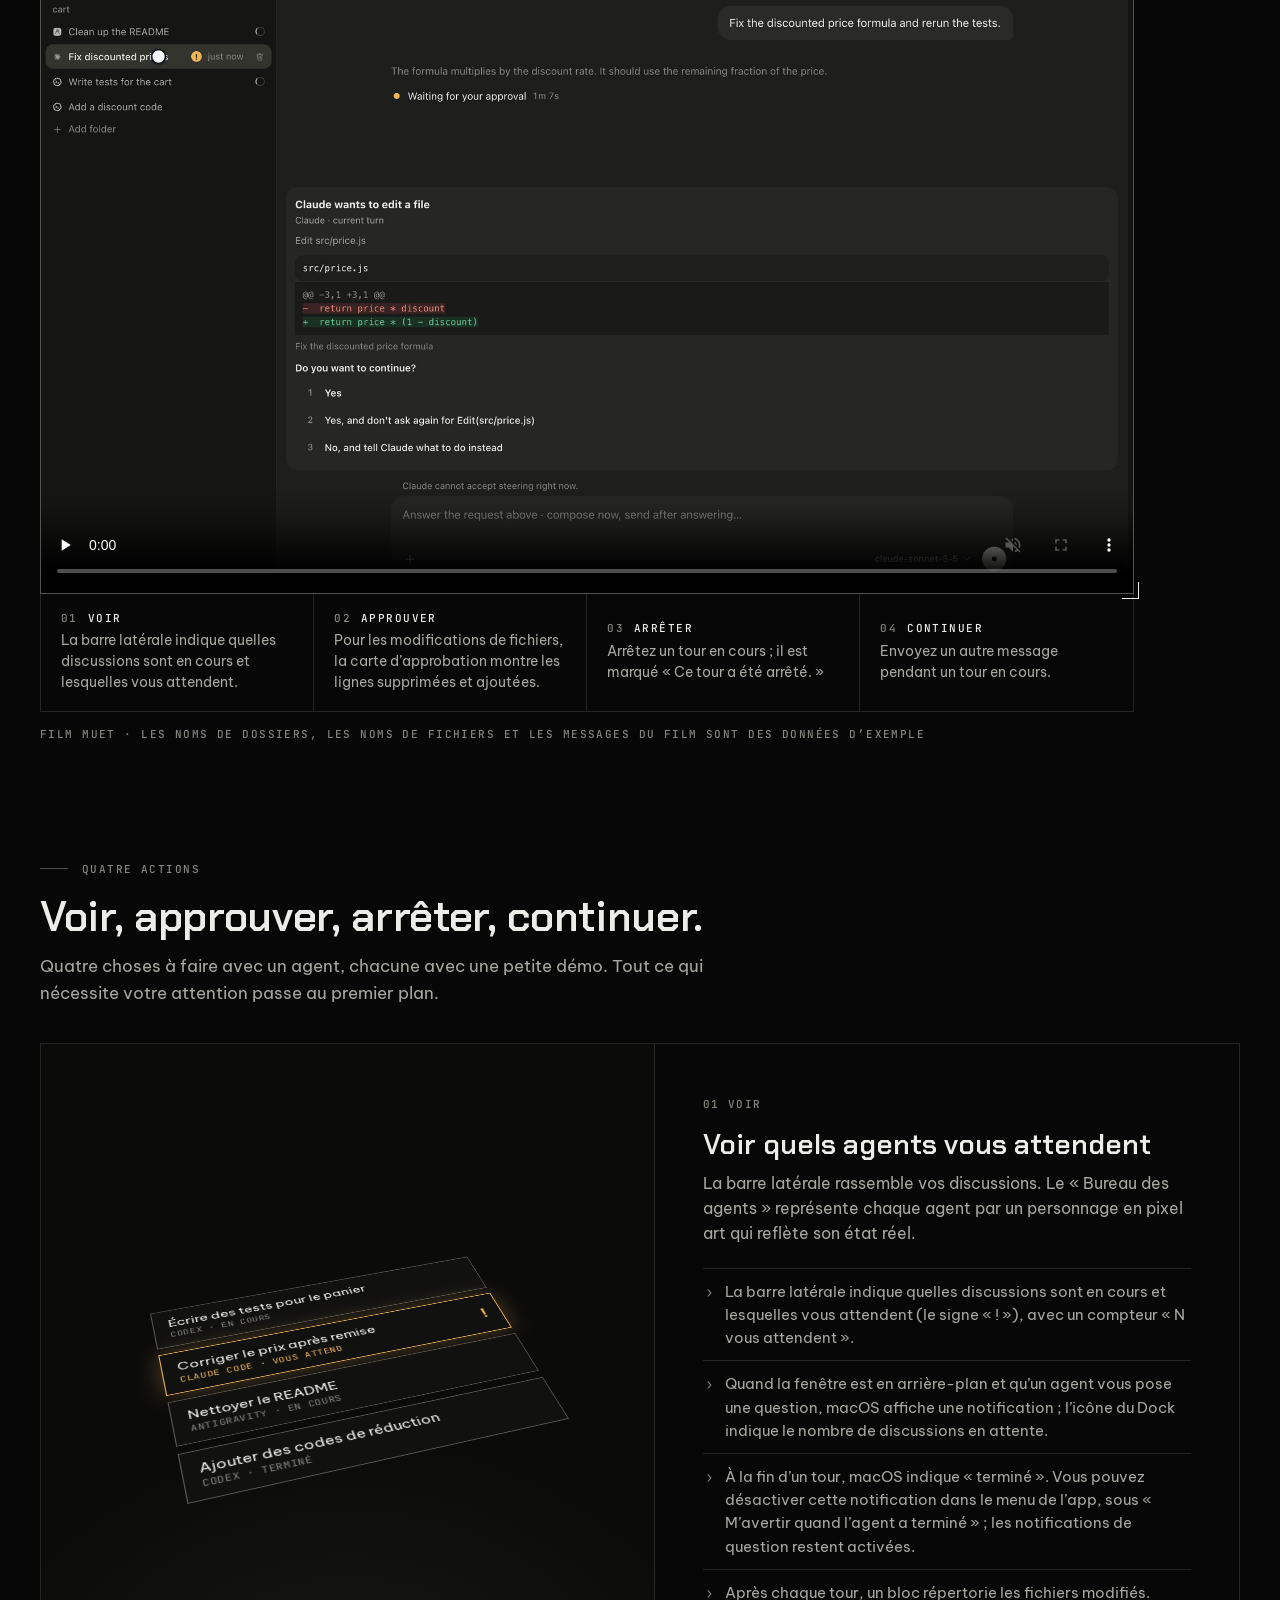
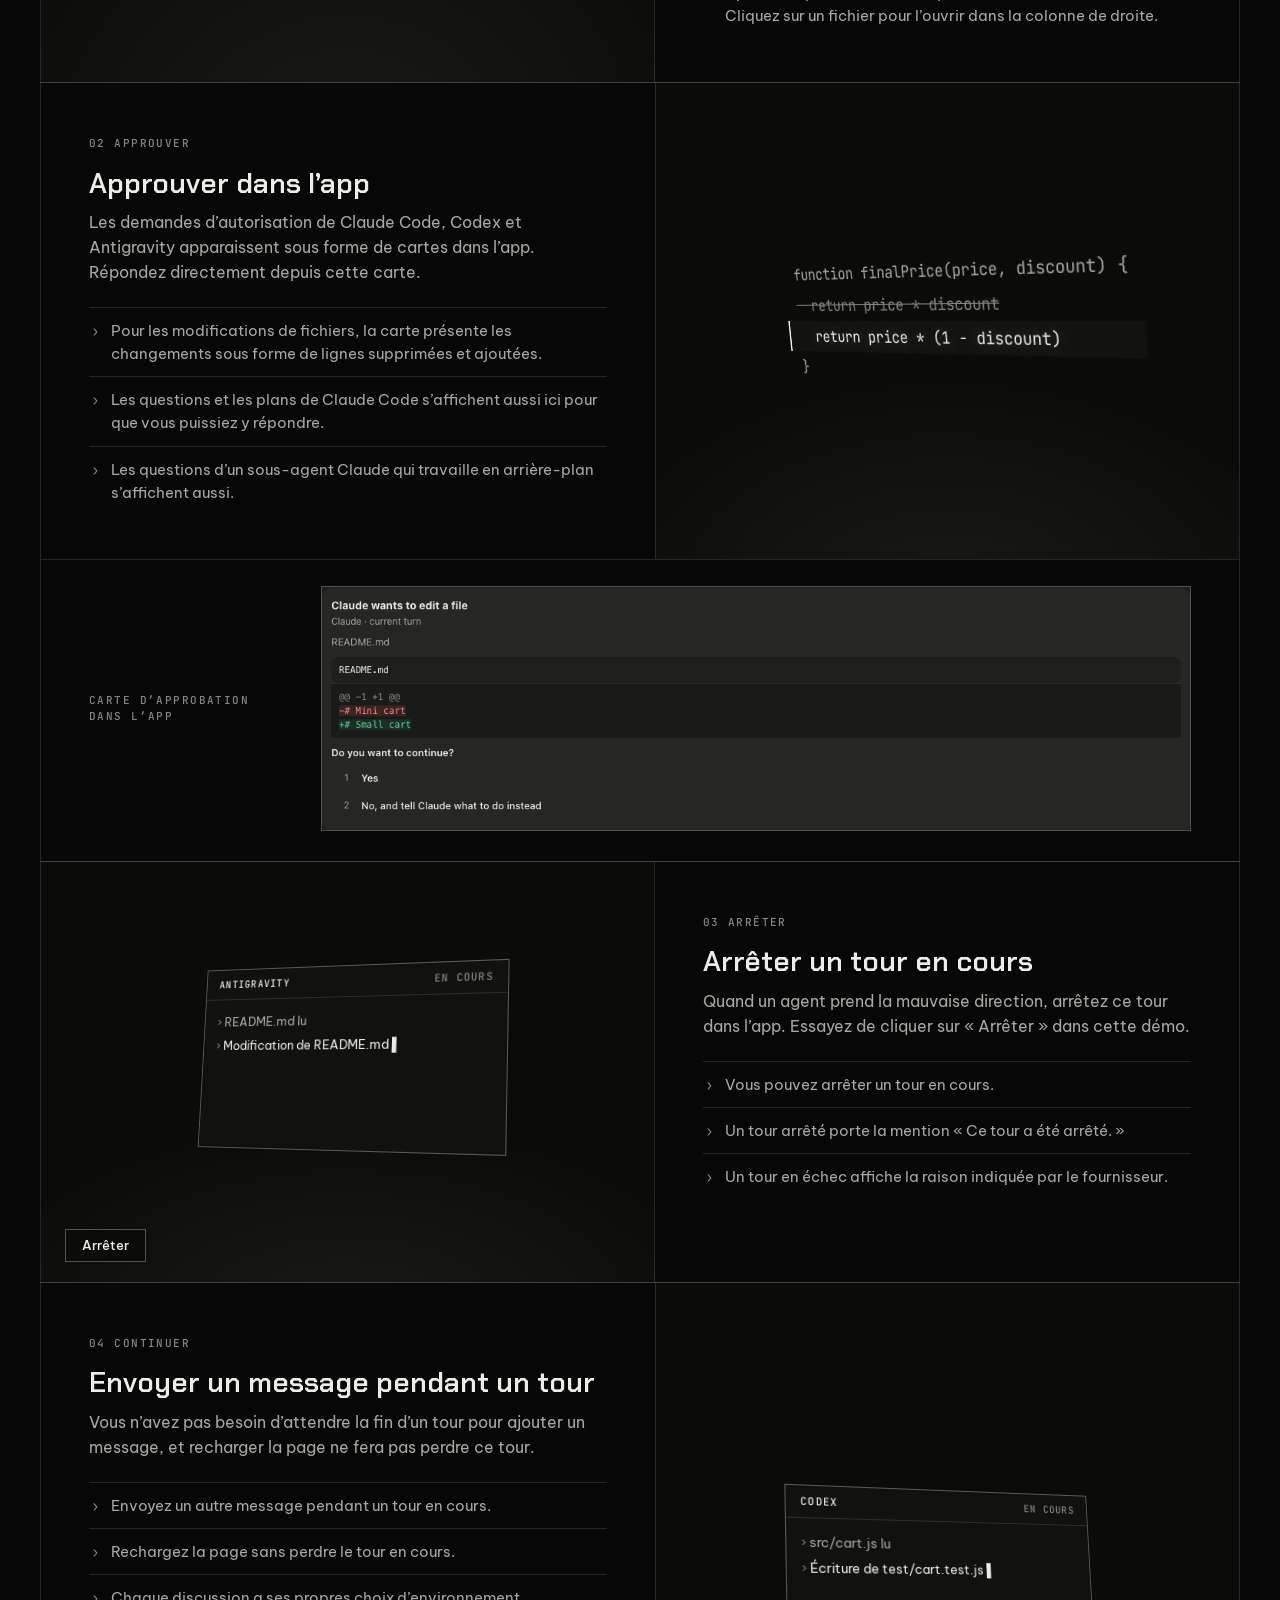
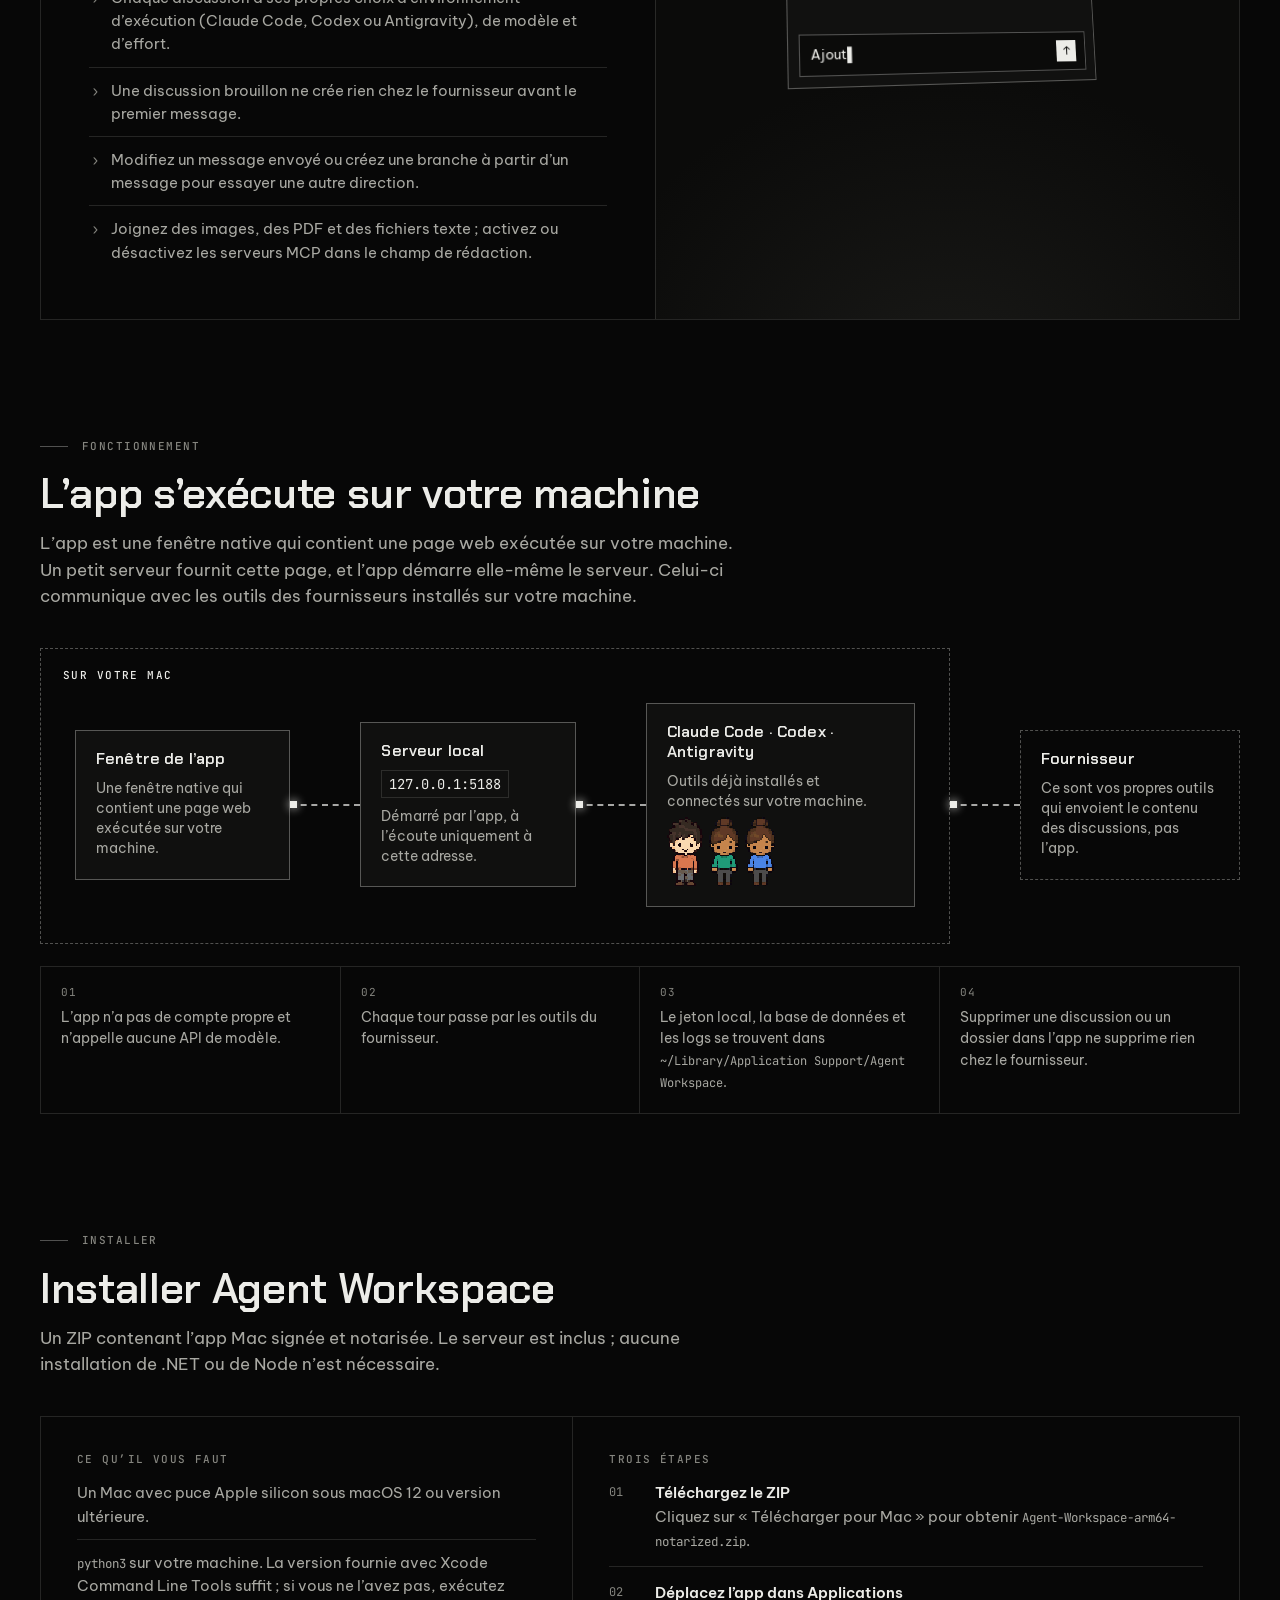
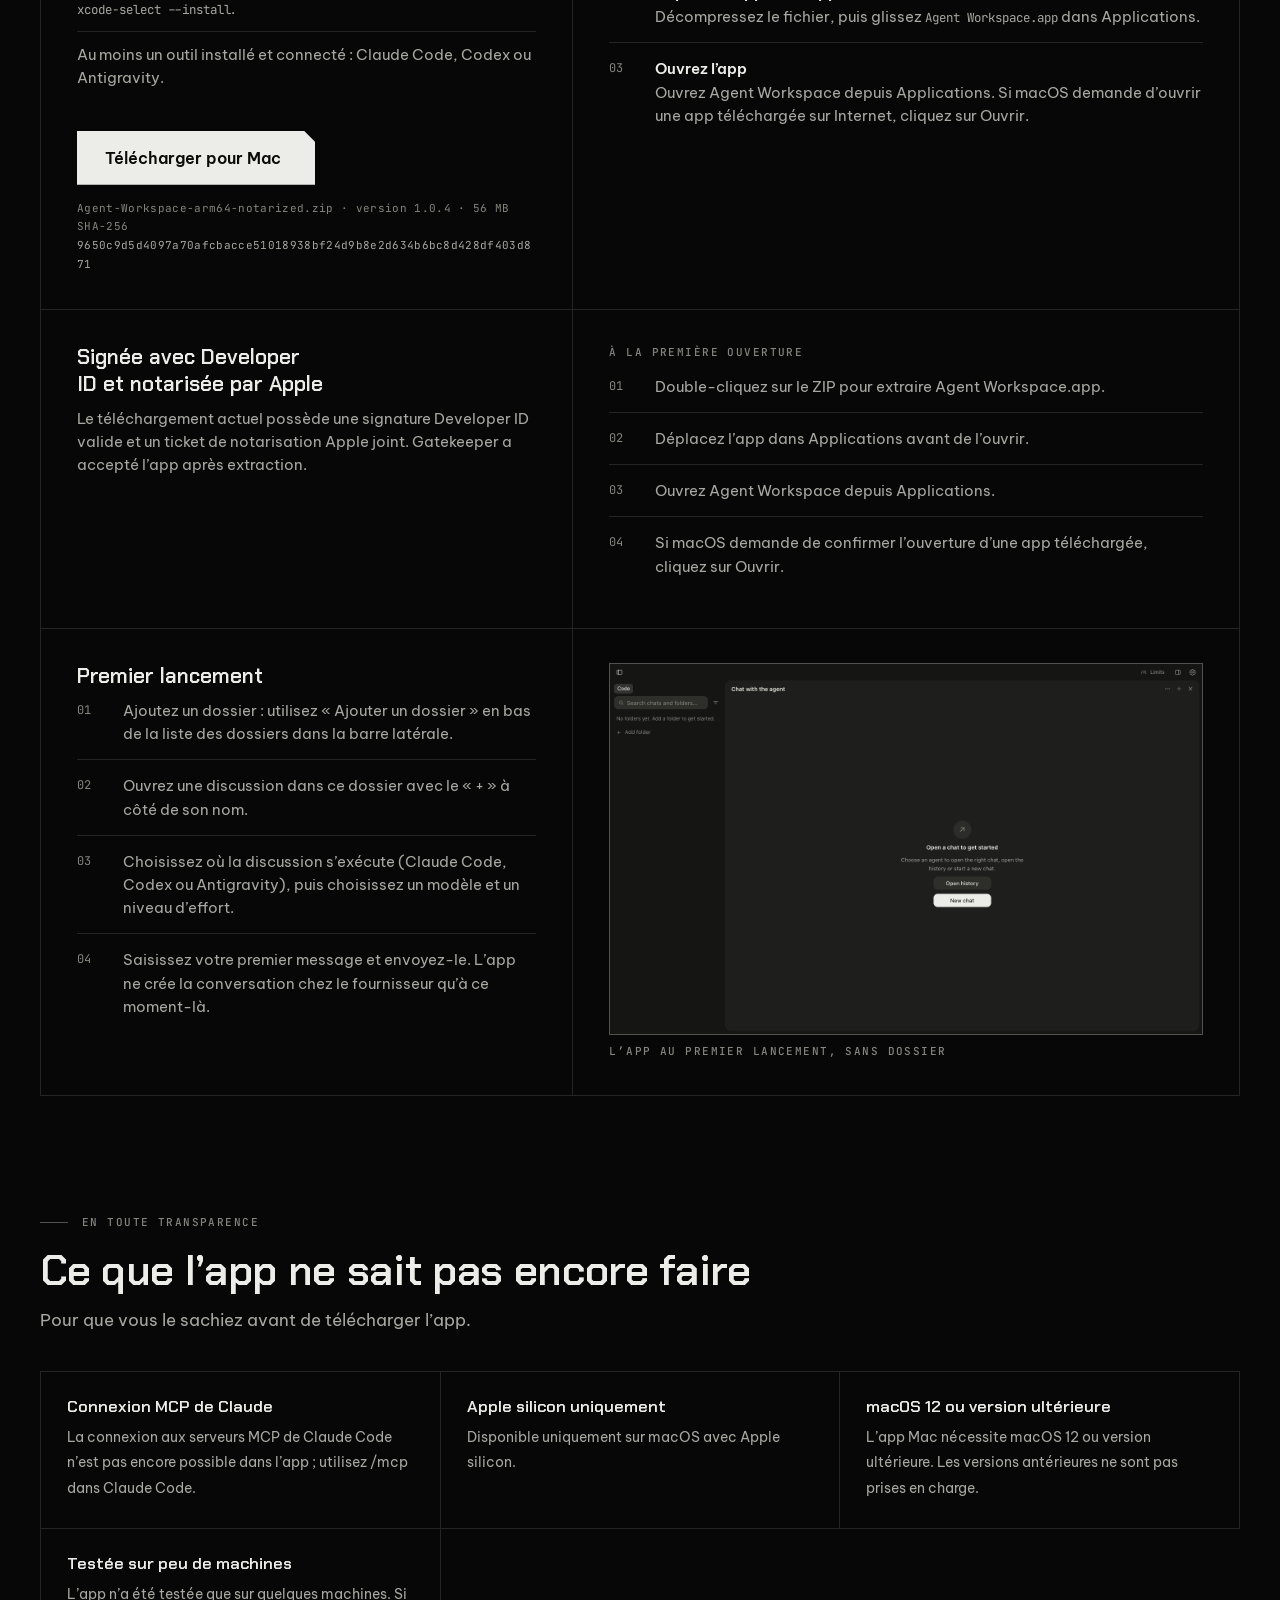
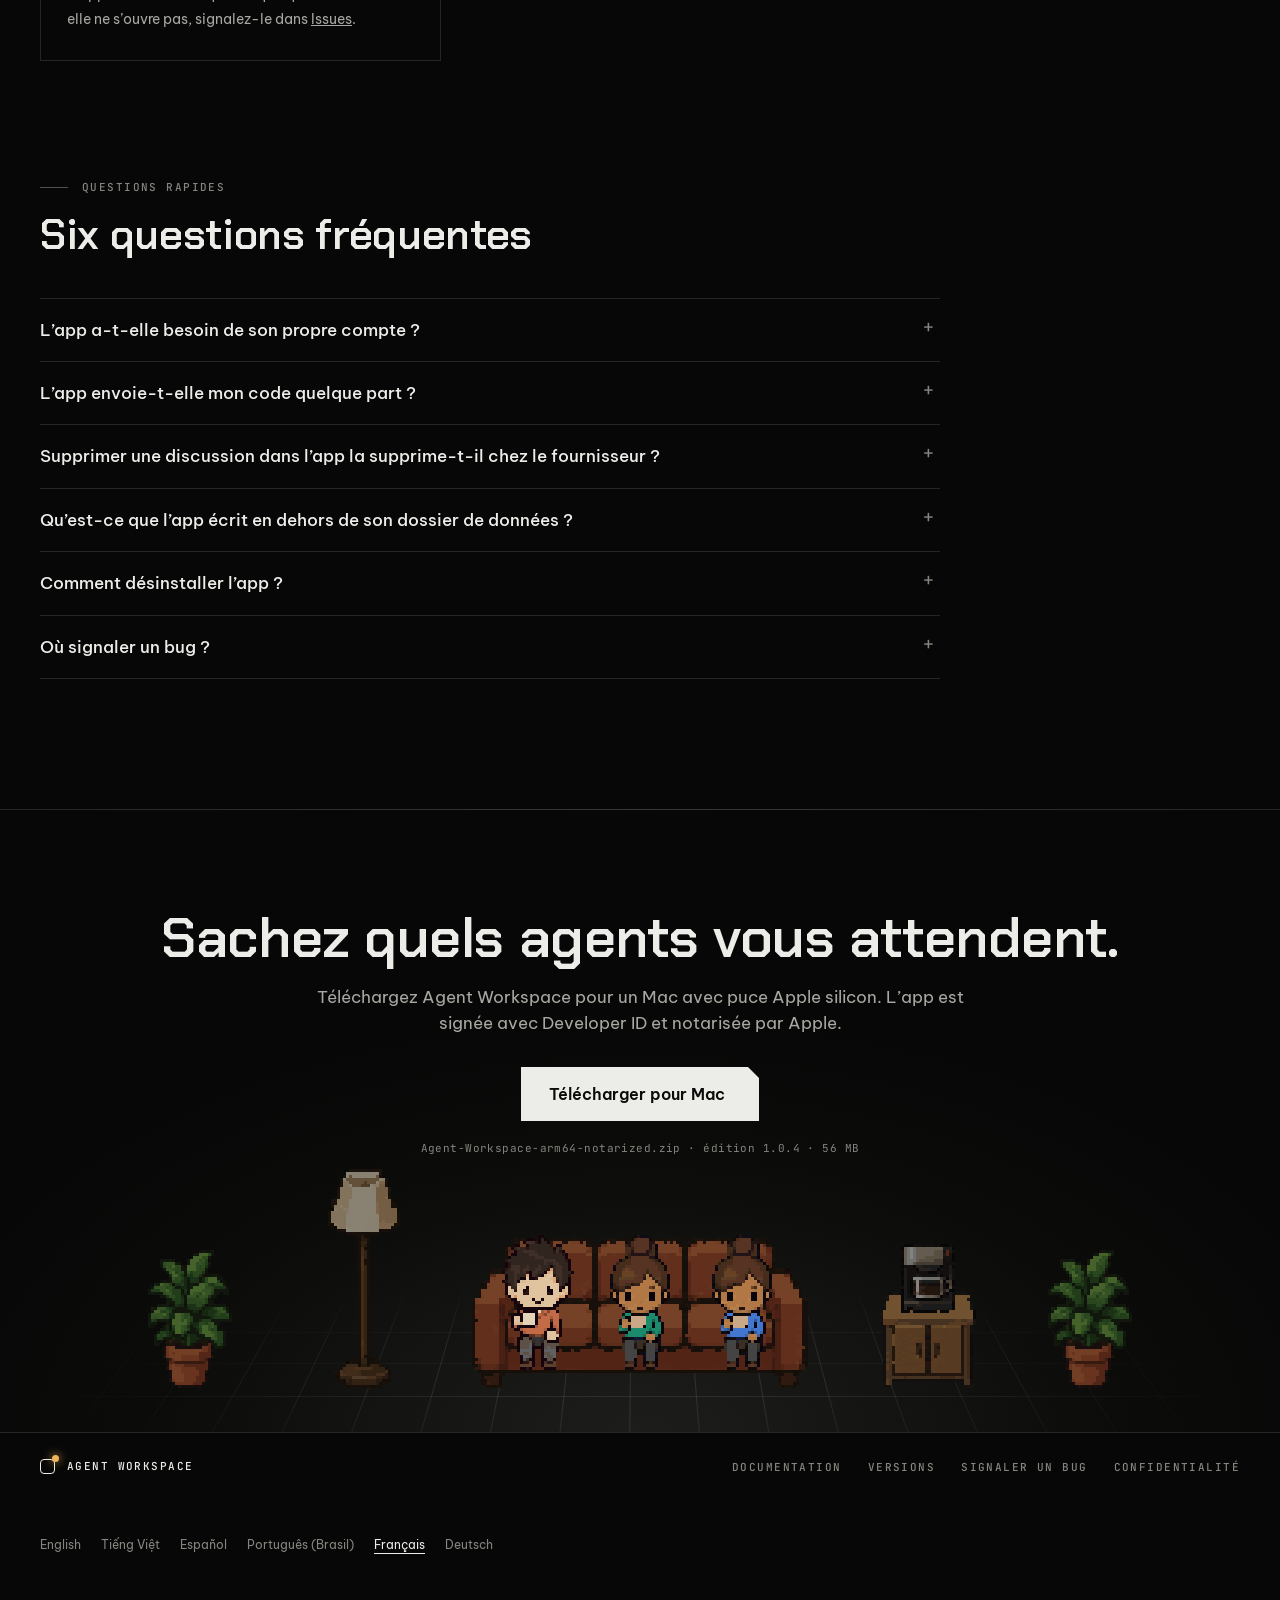
<file: fr/index.html>
<!doctype html>
<html lang="fr">
<head>
<meta charset="utf-8">
<meta name="viewport" content="width=device-width, initial-scale=1">
<title>Agent Workspace : Claude Code, Codex et Antigravity dans une seule fenêtre</title>
<meta name="description" content="Agent Workspace est une app macOS qui réunit Claude Code, Codex et Antigravity dans une seule fenêtre, pour voir quels agents travaillent et lesquels vous attendent.">
<meta name="theme-color" content="#070707">
<meta name="color-scheme" content="dark">
<link rel="canonical" href="https://dat08101999.github.io/agent-workspace/fr/">
<meta property="og:type" content="website">
<meta property="og:locale" content="fr_FR">
<meta property="og:title" content="Agent Workspace : Claude Code, Codex et Antigravity dans une seule fenêtre">
<meta property="og:description" content="Une app macOS pour voir quels agents travaillent et lesquels vous attendent, répondre dans l’app et arrêter un tour si nécessaire.">
<meta property="og:url" content="https://dat08101999.github.io/agent-workspace/fr/">
<meta property="og:image" content="https://dat08101999.github.io/agent-workspace/assets/og.fr.png">
<meta property="og:image:width" content="1200">
<meta property="og:image:height" content="630">
<meta property="og:image:alt" content="Un bureau en pixel art avec quatre agents : l’un travaille avec un sous-agent, deux vous font signe, un vient de finir.">
<meta name="twitter:card" content="summary_large_image">
<meta name="twitter:image" content="https://dat08101999.github.io/agent-workspace/assets/og.fr.png">
<link rel="icon" href="../assets/icon.svg" type="image/svg+xml">
<link rel="icon" href="../assets/icon-32.png" sizes="32x32" type="image/png">
<link rel="apple-touch-icon" href="../assets/icon-180.png">
<link rel="preconnect" href="https://fonts.googleapis.com">
<link rel="preconnect" href="https://fonts.gstatic.com" crossorigin>
<link href="https://fonts.googleapis.com/css2?family=Be+Vietnam+Pro:wght@400;500;600&family=Chakra+Petch:wght@500;600&family=JetBrains+Mono:wght@400;500&display=swap" rel="stylesheet">
<link rel="preload" href="../assets/atlas.png" as="image">
<link rel="stylesheet" href="../style.css">
<script>document.documentElement.classList.add('js');</script>
<link rel="alternate" hreflang="en" href="https://dat08101999.github.io/agent-workspace/">
<link rel="alternate" hreflang="vi" href="https://dat08101999.github.io/agent-workspace/vi/">
<link rel="alternate" hreflang="es" href="https://dat08101999.github.io/agent-workspace/es/">
<link rel="alternate" hreflang="pt-BR" href="https://dat08101999.github.io/agent-workspace/pt-BR/">
<link rel="alternate" hreflang="fr" href="https://dat08101999.github.io/agent-workspace/fr/">
<link rel="alternate" hreflang="de" href="https://dat08101999.github.io/agent-workspace/de/">
<link rel="alternate" hreflang="x-default" href="https://dat08101999.github.io/agent-workspace/">
<script>
(() => {
const languages = [["en", "English", "en-US"], ["vi", "Tiếng Việt", "vi-VN"], ["es", "Español", "es-ES"], ["pt-BR", "Português (Brasil)", "pt-BR"], ["fr", "Français", "fr-FR"], ["de", "Deutsch", "de-DE"]];
})();
</script>
</head>
<body>

<header class="top">
  <div class="wrap">
    <a class="brand" href="#hero" aria-label="Agent Workspace, retour en haut"><i class="mark"></i>Agent Workspace</a>
    <nav aria-label="Sections de la page">
      <a href="#phim">Film</a>
      <a href="#thay">Voir</a>
      <a href="#duyet">Approuver</a>
      <a href="#dung">Arrêter</a>
      <a href="#tiep">Continuer</a>
      <a href="#cai-dat">Installer</a>
      <a class="btn small" href="https://github.com/dat08101999/agent-workspace/releases/latest/download/Agent-Workspace-arm64-notarized.zip">Télécharger pour Mac</a>
    </nav>
  </div>
</header>

<main>
  <!-- Phần mở đầu là bản dùng thử: một văn phòng với bốn Agent của app, mỗi Agent ở một trạng thái thật. -->
  <section class="hero" id="hero" aria-labelledby="say">
    <div class="hero-top">
      <h1 class="copy">
        <span class="sr" id="say" aria-live="polite">Quatre agents, une fenêtre. Deux vous attendent.</span>
        <span class="l" id="line1" aria-hidden="true">Quatre agents, une fenêtre.</span>
        <span class="l needs" id="needs" aria-hidden="true">Deux vous attendent.</span>
      </h1>
      <div class="side">
        <p>Agent Workspace réunit Claude Code, Codex et Antigravity dans une fenêtre sur votre Mac. Voyez quels agents travaillent et lesquels vous attendent, répondez dans l’app et arrêtez un tour si nécessaire.</p>
        <div class="cta">
          <a class="btn" href="https://github.com/dat08101999/agent-workspace/releases/latest/download/Agent-Workspace-arm64-notarized.zip">Télécharger pour Mac</a>
          <a class="more" href="#phim">▸ Voir le film</a>
        </div>
        <p class="fine">macOS · Apple silicon · version <span data-rel="version">1.0.4</span> · <span data-rel="size">56 MB</span></p>
      </div>
    </div>
    <div id="room"><div class="stage" id="stage"><div class="floor" id="floor"></div></div></div>
    <div class="dock" id="dock" aria-live="polite" hidden></div>
    <div class="hero-bar">
      <span class="label name">Dossier gio-hang</span>
      <span class="chips" id="chips" aria-label="Nombre d’agents par état"></span>
      <span class="label hint" id="hint">Essayez : cliquez sur un agent qui vous fait signe pour lui répondre.</span>
      <button class="again" id="again" hidden>Recommencer</button>
    </div>
  </section>

  <div class="wrap">
    <div class="legend" id="legend" aria-label="Comment un agent affiche son état dans le Bureau des agents de l’app"></div>
  </div>

  <section class="block wrap" id="phim">
    <div class="head reveal">
      <span class="label">Film</span>
      <h2>L’interface réelle de l’app</h2>
      <p class="lead">Un enregistrement de l’interface réelle d’Agent Workspace, avec des données d’exemple. Quatre chapitres suivent quatre actions : voir, approuver, arrêter, continuer.</p>
    </div>
    <div class="filmbox">
    <div class="film reveal">
      <video id="film" controls playsinline muted preload="none" poster="../assets/film-poster.jpg" aria-label="Film Agent Workspace : voir, approuver, arrêter et continuer">
        <source src="../assets/film.mp4" type="video/mp4">
      </video>
    </div>
    <div class="chapters reveal" id="chapters">
      <button class="chapter" data-id="thay"><b><span>01</span>Voir</b>La barre latérale indique quelles discussions sont en cours et lesquelles vous attendent.</button>
      <button class="chapter" data-id="duyet"><b><span>02</span>Approuver</b>Pour les modifications de fichiers, la carte d’approbation montre les lignes supprimées et ajoutées.</button>
      <button class="chapter" data-id="dung"><b><span>03</span>Arrêter</b>Arrêtez un tour en cours ; il est marqué « Ce tour a été arrêté. »</button>
      <button class="chapter" data-id="tiep"><b><span>04</span>Continuer</b>Envoyez un autre message pendant un tour en cours.</button>
    </div>
    <p class="label film-note">Film muet · les noms de dossiers, les noms de fichiers et les messages du film sont des données d’exemple</p>
    </div>
  </section>

  <section class="block wrap" id="viec">
    <div class="head reveal">
      <span class="label">Quatre actions</span>
      <h2>Voir, approuver, arrêter, continuer.</h2>
      <p class="lead">Quatre choses à faire avec un agent, chacune avec une petite démo. Tout ce qui nécessite votre attention passe au premier plan.</p>
    </div>

    <article class="verb reveal" id="thay">
      <div class="ex-stage" aria-hidden="true"><div class="rows">
        <div><span>Écrire des tests pour le panier<small>CODEX · EN COURS</small></span></div>
        <div class="up"><span>Corriger le prix après remise<small>CLAUDE CODE · VOUS ATTEND</small></span><b>!</b></div>
        <div><span>Nettoyer le README<small>ANTIGRAVITY · EN COURS</small></span></div>
        <div><span>Ajouter des codes de réduction<small>CODEX · TERMINÉ</small></span></div>
      </div></div>
      <div class="words">
        <span class="label">01 Voir</span>
        <h3>Voir quels agents vous attendent</h3>
        <p>La barre latérale rassemble vos discussions. Le « Bureau des agents » représente chaque agent par un personnage en pixel art qui reflète son état réel.</p>
        <ul class="points">
          <li>La barre latérale indique quelles discussions sont en cours et lesquelles vous attendent (le signe « ! »), avec un compteur « N vous attendent ».</li>
          <li>Quand la fenêtre est en arrière-plan et qu’un agent vous pose une question, macOS affiche une notification ; l’icône du Dock indique le nombre de discussions en attente.</li>
          <li>À la fin d’un tour, macOS indique « terminé ». Vous pouvez désactiver cette notification dans le menu de l’app, sous « M’avertir quand l’agent a terminé » ; les notifications de question restent activées.</li>
          <li>Après chaque tour, un bloc répertorie les fichiers modifiés. Cliquez sur un fichier pour l’ouvrir dans la colonne de droite.</li>
        </ul>
      </div>
    </article>

    <article class="verb reveal" id="duyet">
      <div class="ex-stage" aria-hidden="true"><div class="code"><div>function finalPrice(price, discount) {</div><div class="del">  return price * discount</div><div class="add">  return price * (1 - discount)</div><div>}</div></div></div>
      <div class="words">
        <span class="label">02 Approuver</span>
        <h3>Approuver dans l’app</h3>
        <p>Les demandes d’autorisation de Claude Code, Codex et Antigravity apparaissent sous forme de cartes dans l’app. Répondez directement depuis cette carte.</p>
        <ul class="points">
          <li>Pour les modifications de fichiers, la carte présente les changements sous forme de lignes supprimées et ajoutées.</li>
          <li>Les questions et les plans de Claude Code s’affichent aussi ici pour que vous puissiez y répondre.</li>
          <li>Les questions d’un sous-agent Claude qui travaille en arrière-plan s’affichent aussi.</li>
        </ul>
      </div>
      <figure class="real">
        <img src="../assets/duyet.png" width="1130" height="316" loading="lazy" alt="Carte d’approbation dans l’app : Claude veut modifier README.md, avec une ligne supprimée, une ligne ajoutée et les choix Oui et Non.">
        <figcaption class="label">Carte d’approbation dans l’app</figcaption>
      </figure>
    </article>

    <article class="verb reveal" id="dung">
      <div class="ex-stage">
        <div class="panel" id="solo" aria-hidden="true"><div class="ph"><span>ANTIGRAVITY</span><span id="solostate">EN COURS</span></div><ul class="log" id="sololog"></ul></div>
        <button id="stop">Arrêter</button>
      </div>
      <div class="words">
        <span class="label">03 Arrêter</span>
        <h3>Arrêter un tour en cours</h3>
        <p>Quand un agent prend la mauvaise direction, arrêtez ce tour dans l’app. Essayez de cliquer sur « Arrêter » dans cette démo.</p>
        <ul class="points">
          <li>Vous pouvez arrêter un tour en cours.</li>
          <li>Un tour arrêté porte la mention « Ce tour a été arrêté. »</li>
          <li>Un tour en échec affiche la raison indiquée par le fournisseur.</li>
        </ul>
      </div>
    </article>

    <article class="verb reveal" id="tiep">
      <div class="ex-stage" aria-hidden="true">
        <div class="panel" id="duo"><div class="ph"><span>CODEX</span><span id="duostate">EN COURS</span></div><ul class="log" id="duolog"></ul><div class="composer" id="duobox"><span id="duotext"></span><i>↑</i></div></div>
      </div>
      <div class="words">
        <span class="label">04 Continuer</span>
        <h3>Envoyer un message pendant un tour</h3>
        <p>Vous n’avez pas besoin d’attendre la fin d’un tour pour ajouter un message, et recharger la page ne fera pas perdre ce tour.</p>
        <ul class="points">
          <li>Envoyez un autre message pendant un tour en cours.</li>
          <li>Rechargez la page sans perdre le tour en cours.</li>
          <li>Chaque discussion a ses propres choix d’environnement d’exécution (Claude Code, Codex ou Antigravity), de modèle et d’effort.</li>
          <li>Une discussion brouillon ne crée rien chez le fournisseur avant le premier message.</li>
          <li>Modifiez un message envoyé ou créez une branche à partir d’un message pour essayer une autre direction.</li>
          <li>Joignez des images, des PDF et des fichiers texte ; activez ou désactivez les serveurs MCP dans le champ de rédaction.</li>
        </ul>
      </div>
    </article>
  </section>

  <section class="block wrap" id="cach-hoat-dong">
    <div class="head reveal">
      <span class="label">Fonctionnement</span>
      <h2>L’app s’exécute sur votre machine</h2>
      <p class="lead">L’app est une fenêtre native qui contient une page web exécutée sur votre machine. Un petit serveur fournit cette page, et l’app démarre elle-même le serveur. Celui-ci communique avec les outils des fournisseurs installés sur votre machine.</p>
    </div>
    <div class="flow reveal">
      <div class="mac">
        <span class="label">Sur votre Mac</span>
        <div class="node"><b>Fenêtre de l’app</b><span>Une fenêtre native qui contient une page web exécutée sur votre machine.</span></div>
        <i class="wire"><i></i></i>
        <div class="node"><b>Serveur local</b><code>127.0.0.1:5188</code><span>Démarré par l’app, à l’écoute uniquement à cette adresse.</span></div>
        <i class="wire back"><i></i></i>
        <div class="node"><b>Claude Code · Codex · Antigravity</b><span>Outils déjà installés et connectés sur votre machine.</span><span class="cast" data-cast="c0.claude.front c1.codex.front c1.antigravity.front" aria-hidden="true"></span></div>
      </div>
      <div class="outside">
        <i class="wire"><i></i></i>
        <div class="node ghost"><b>Fournisseur</b><span>Ce sont vos propres outils qui envoient le contenu des discussions, pas l’app.</span></div>
      </div>
    </div>
    <ul class="facts reveal">
      <li>L’app n’a pas de compte propre et n’appelle aucune API de modèle.</li>
      <li>Chaque tour passe par les outils du fournisseur.</li>
      <li>Le jeton local, la base de données et les logs se trouvent dans <code>~/Library/Application Support/Agent Workspace</code>.</li>
      <li>Supprimer une discussion ou un dossier dans l’app ne supprime rien chez le fournisseur.</li>
    </ul>
  </section>

  <section class="block wrap" id="cai-dat">
    <div class="head reveal">
      <span class="label">Installer</span>
      <h2>Installer Agent Workspace</h2>
      <p class="lead">Un ZIP contenant l’app Mac signée et notarisée. Le serveur est inclus ; aucune installation de .NET ou de Node n’est nécessaire.</p>
    </div>
    <div class="install reveal">
      <div>
        <h4 class="sub">Ce qu’il vous faut</h4>
        <ul class="bare">
          <li>Un Mac avec puce Apple silicon sous macOS 12 ou version ultérieure.</li>
          <li><code>python3</code> sur votre machine. La version fournie avec Xcode Command Line Tools suffit ; si vous ne l’avez pas, exécutez <code>xcode-select --install</code>.</li>
          <li>Au moins un outil installé et connecté : Claude Code, Codex ou Antigravity.</li>
        </ul>
        <div class="get" id="tai-ngay">
          <a class="btn big" href="https://github.com/dat08101999/agent-workspace/releases/latest/download/Agent-Workspace-arm64-notarized.zip">Télécharger pour Mac</a>
          <p class="fine">Agent-Workspace-arm64-notarized.zip · version <span data-rel="version">1.0.4</span> · <span data-rel="size">56 MB</span><br>SHA-256 <code data-rel="sha">9650c9d5d4097a70afcbacce51018938bf24d9b8e2d634b6bc8d428df403d871</code></p>
        </div>
      </div>
      <div>
        <h4 class="sub">Trois étapes</h4>
        <ol class="steps">
          <li><b>Téléchargez le ZIP</b>Cliquez sur « Télécharger pour Mac » pour obtenir <code>Agent-Workspace-arm64-notarized.zip</code>.</li>
          <li><b>Déplacez l’app dans Applications</b>Décompressez le fichier, puis glissez <code>Agent Workspace.app</code> dans Applications.</li>
          <li><b>Ouvrez l’app</b>Ouvrez Agent Workspace depuis Applications. Si macOS demande d’ouvrir une app téléchargée sur Internet, cliquez sur Ouvrir.</li>
        </ol>
      </div>
    </div>
    <div class="gate reveal">
      <div>
        <h3>Signée avec Developer ID et notarisée par Apple</h3>
        <p>Le téléchargement actuel possède une signature Developer ID valide et un ticket de notarisation Apple joint. Gatekeeper a accepté l’app après extraction.</p>
      </div>
      <div>
        <h4 class="sub">À la première ouverture</h4>
        <ol class="steps">
          <li>Double-cliquez sur le ZIP pour extraire Agent Workspace.app.</li>
          <li>Déplacez l’app dans Applications avant de l’ouvrir.</li>
          <li>Ouvrez Agent Workspace depuis Applications.</li>
          <li>Si macOS demande de confirmer l’ouverture d’une app téléchargée, cliquez sur Ouvrir.</li>
        </ol>
      </div>
    </div>
    <div class="first reveal">
      <div>
        <h3>Premier lancement</h3>
        <ol class="steps">
          <li>Ajoutez un dossier : utilisez « Ajouter un dossier » en bas de la liste des dossiers dans la barre latérale.</li>
          <li>Ouvrez une discussion dans ce dossier avec le « + » à côté de son nom.</li>
          <li>Choisissez où la discussion s’exécute (Claude Code, Codex ou Antigravity), puis choisissez un modèle et un niveau d’effort.</li>
          <li>Saisissez votre premier message et envoyez-le. L’app ne crée la conversation chez le fournisseur qu’à ce moment-là.</li>
        </ol>
      </div>
      <div>
        <figure>
          <img src="../assets/lan-mo-dau.png" width="1440" height="900" loading="lazy" alt="Agent Workspace au premier lancement : la barre latérale ne contient encore aucun dossier et affiche Ajouter un dossier.">
          <figcaption class="label">L’app au premier lancement, sans dossier</figcaption>
        </figure>
      </div>
    </div>
  </section>

  <section class="block wrap" id="noi-thang">
    <div class="head reveal">
      <span class="label">En toute transparence</span>
      <h2>Ce que l’app ne sait pas encore faire</h2>
      <p class="lead">Pour que vous le sachiez avant de télécharger l’app.</p>
    </div>
    <div class="honest reveal">
      <div><b>Connexion MCP de Claude</b><span>La connexion aux serveurs MCP de Claude Code n’est pas encore possible dans l’app ; utilisez /mcp dans Claude Code.</span></div>
      <div><b>Apple silicon uniquement</b><span>Disponible uniquement sur macOS avec Apple silicon.</span></div>
      <div><b>macOS 12 ou version ultérieure</b><span>L’app Mac nécessite macOS 12 ou version ultérieure. Les versions antérieures ne sont pas prises en charge.</span></div>
      <div><b>Testée sur peu de machines</b><span>L’app n’a été testée que sur quelques machines. Si elle ne s’ouvre pas, signalez-le dans <a href="https://github.com/dat08101999/agent-workspace/issues">Issues</a>.</span></div>
    </div>
  </section>

  <section class="block wrap" id="hoi-nhanh">
    <div class="head reveal">
      <span class="label">Questions rapides</span>
      <h2>Six questions fréquentes</h2>
    </div>
    <div class="faq reveal">
      <details><summary>L’app a-t-elle besoin de son propre compte ?</summary><p>Non. Elle utilise Claude Code, Codex et Antigravity déjà installés et connectés sur votre machine, sans appeler d’API de modèle.</p></details>
      <details><summary>L’app envoie-t-elle mon code quelque part ?</summary><p>Le contenu des discussions est envoyé par vos propres outils Claude Code, Codex ou Antigravity, pas par l’app. Chaque tour passe par les outils du fournisseur. Le serveur de l’app écoute uniquement sur <code>127.0.0.1</code>.</p></details>
      <details><summary>Supprimer une discussion dans l’app la supprime-t-il chez le fournisseur ?</summary><p>Non. Supprimer une discussion ou un dossier dans l’app ne supprime rien chez le fournisseur.</p></details>
      <details><summary>Qu’est-ce que l’app écrit en dehors de son dossier de données ?</summary><p>Uniquement à votre demande. Par exemple, cliquer sur « Installer le hook » sous « Source de statut » ajoute un hook d’observation à <code>~/.claude/settings.json</code> (Claude Code) ou à <code>~/.gemini/config/hooks.json</code> (Antigravity). « Supprimer le hook » le retire.</p></details>
      <details><summary>Comment désinstaller l’app ?</summary><p>Si vous avez cliqué sur « Installer le hook », cliquez d’abord sur « Supprimer le hook ». Quittez l’app, puis faites glisser Agent Workspace depuis Applications vers la Corbeille. Pour supprimer aussi ses données, supprimez le dossier <code>~/Library/Application Support/Agent Workspace</code>.</p></details>
      <details><summary>Où signaler un bug ?</summary><p>Ouvrez un issue dans <a href="https://github.com/dat08101999/agent-workspace/issues">Issues sur GitHub</a>. Indiquez les versions de l’app et de macOS, le fournisseur de la discussion, les étapes suivies et ce que vous avez constaté. Ne collez pas de jetons ni de contenu sensible de discussion.</p></details>
    </div>
  </section>

  <section class="final" id="tai">
    <h2 id="lastline">Sachez quels agents vous attendent.</h2>
    <p class="lead">Téléchargez Agent Workspace pour un Mac avec puce Apple silicon. L’app est signée avec Developer ID et notarisée par Apple.</p>
    <a class="btn big" href="https://github.com/dat08101999/agent-workspace/releases/latest/download/Agent-Workspace-arm64-notarized.zip">Télécharger pour Mac</a>
    <p class="fine">Agent-Workspace-arm64-notarized.zip · édition <span data-rel="version">1.0.4</span> · <span data-rel="size">56 MB</span></p>
    <div class="lounge" aria-hidden="true"><div class="tiles"></div><div class="set" id="lounge"></div></div>
  </section>
</main>

<footer>
  <div class="wrap">
    <a class="brand" href="#hero"><i class="mark"></i>Agent Workspace</a>
    <nav class="label" aria-label="Liens externes">
      <a href="https://github.com/dat08101999/agent-workspace#readme">Documentation</a>
      <a href="https://github.com/dat08101999/agent-workspace/releases">Versions</a>
      <a href="https://github.com/dat08101999/agent-workspace/issues">Signaler un bug</a>
      <a href="privacy.html">Confidentialité</a>
    </nav>
  </div>
  <div class="wrap"><nav class="language-menu" aria-label="Langue"><a href="../" lang="en" hreflang="en" data-language="en">English</a><a href="../vi/" lang="vi" hreflang="vi" data-language="vi">Tiếng Việt</a><a href="../es/" lang="es" hreflang="es" data-language="es">Español</a><a href="../pt-BR/" lang="pt-BR" hreflang="pt-BR" data-language="pt-BR">Português (Brasil)</a><a href="../fr/" lang="fr" hreflang="fr" data-language="fr" aria-current="page">Français</a><a href="../de/" lang="de" hreflang="de" data-language="de">Deutsch</a></nav></div>
</footer>

<script>window.SITE_TEXT = {"demo.text1": "EN COURS", "demo.text2": "APPROBATION REQUISE", "demo.text3": "A UNE QUESTION", "demo.text4": "Vient de finir", "demo.text5": "INACTIF", "demo.text6": "ARRÊTÉ", "demo.text7": "REFUSÉ", "demo.text8": "CODEX", "demo.text9": "Écrire des tests pour le panier", "demo.text10": "Lecture de src/cart.js", "demo.text11": "Écriture de test/cart.test.js", "demo.text12": "En attente du sous-agent pour lancer les tests", "demo.text13": "Modification de test/cart.test.js", "demo.text14": "Claude Code", "demo.text15": "Corriger le prix remisé", "demo.text16": "Modifier src/price.js", "demo.text17": "Claude Code", "demo.text18": "Ajouter des codes de réduction", "demo.text19": "Que faire si le code a expiré ?", "demo.text20": "ANTIGRAVITY", "demo.text21": "Ranger le README", "demo.text22": "README rangé · 52s", "demo.text23": "README raccourci. La section Install est toujours là.", "demo.text24": "\u003ch4>Claude souhaite apporter une modification au fichier \u003ccode>src/price.js\u003c/code>\u003c/h4>\u003cdiv class=\"diff\">\u003cspan class=\"d\">  return price * discount\u003c/span>\n\u003cspan class=\"a\">  return price * (1 - discount)\u003c/span>\u003c/div>", "demo.text25": "Oui", "demo.text26": "Modification de src/price.js", "demo.text27": "Exécution de node test", "demo.text28": "Quatre tests réussis · 38s", "demo.text29": "Formule du prix remisé corrigée. Les quatre tests ont réussi.", "demo.text30": "Non", "demo.text31": "Que doit-il se passer lorsqu’un code de réduction a expiré ?", "demo.text32": "Afficher une erreur à l’acheteur", "demo.text33": "Modification de src/discount.js", "demo.text34": "Exécution de node test", "demo.text35": "Cinq tests réussis · 31s", "demo.text36": "Les codes expirés affichent maintenant une erreur à l’acheteur. Les cinq tests ont réussi.", "demo.text37": "Ignorer le code", "demo.text38": "Modification de src/discount.js", "demo.text39": "Exécution de node test", "demo.text40": "Cinq tests réussis · 29s", "demo.text41": "Les codes expirés sont maintenant ignorés, le prix reste inchangé. Les cinq tests ont réussi.", "demo.text42": "Marquer comme vu", "demo.text43": "Arrêter", "demo.text44": "Ce tour a été arrêté.", "demo.text45": "Aucune modification apportée.", "demo.text46": "Personne ne vous attend.", "demo.text47": "Un agent vous attend.", "demo.text48": "Deux agents vous attendent.", "demo.text49": "Quatre agents, une fenêtre. ", "demo.text50": "Vous attend", "demo.text51": "Vient de finir", "demo.text52": "En cours", "demo.text53": "Inactif", "demo.text54": "En cours", "demo.text55": "Tape au bureau, du texte défile à l’écran.", "demo.text56": "Appel d’un sous-agent", "demo.text57": "Un robot à un bureau annexe, relié à l’agent qui l’a appelé.", "demo.text58": "Vous attend", "demo.text59": "Debout, il fait signe avec un ! : en attente d’approbation, d’une réponse ou après l’échec d’un tour.", "demo.text60": "Vient de finir", "demo.text61": "Le ✓ reste affiché jusqu’à ce que vous ouvriez l’élément.", "demo.text62": "Inactif", "demo.text63": "Loin du bureau : assis sur le canapé, en train de marcher ou de boire un café.", "demo.text64": "Inconnu", "demo.text65": "L’app n’a pas encore lu le statut ; le personnage s’estompe.", "demo.text66": "EN COURS", "demo.text67": "Lecture de README.md", "demo.text68": "README.md lu", "demo.text69": "Modification de README.md", "demo.text70": "README.md modifié +4 −12", "demo.text71": "Exécution de npm test", "demo.text72": "npm test exécuté", "demo.text73": "Tour arrêté.", "demo.text74": "ARRÊTÉ", "demo.text75": "Arrêter", "demo.text76": "Relancer", "demo.text77": "Ajouter un test pour une remise négative", "demo.text78": "Lecture de src/cart.js", "demo.text79": "src/cart.js lu", "demo.text80": "test/cart.test.js modifié +18", "demo.text81": "TERMINÉ", "demo.text82": "Écriture de test/cart.test.js", "demo.text83": "test/cart.test.js écrit", "demo.text84": "Ajout d’un test pour une remise négative", "demo.text85": "test/cart.test.js modifié +18", "demo.text86": "Terminé · sept tests réussis", "demo.text87": "TERMINÉ", "demo.text88": " MB", "demo.text89": "Quatre agents, une fenêtre.", "demo.runningTask": "« {task} » est en cours.", "demo.childBadge": " · 1 SOUS-AGENT", "demo.childCount": " sous-agent"};</script>
<script src="../app.js" defer></script>
<script>
document.querySelectorAll('[data-language]').forEach(link => {
  link.addEventListener('click', () => {
    try { localStorage.setItem('aw-site-language', link.dataset.language); } catch { /* Optional storage. */ }
  });
});
</script>
</body>
</html>
</file>
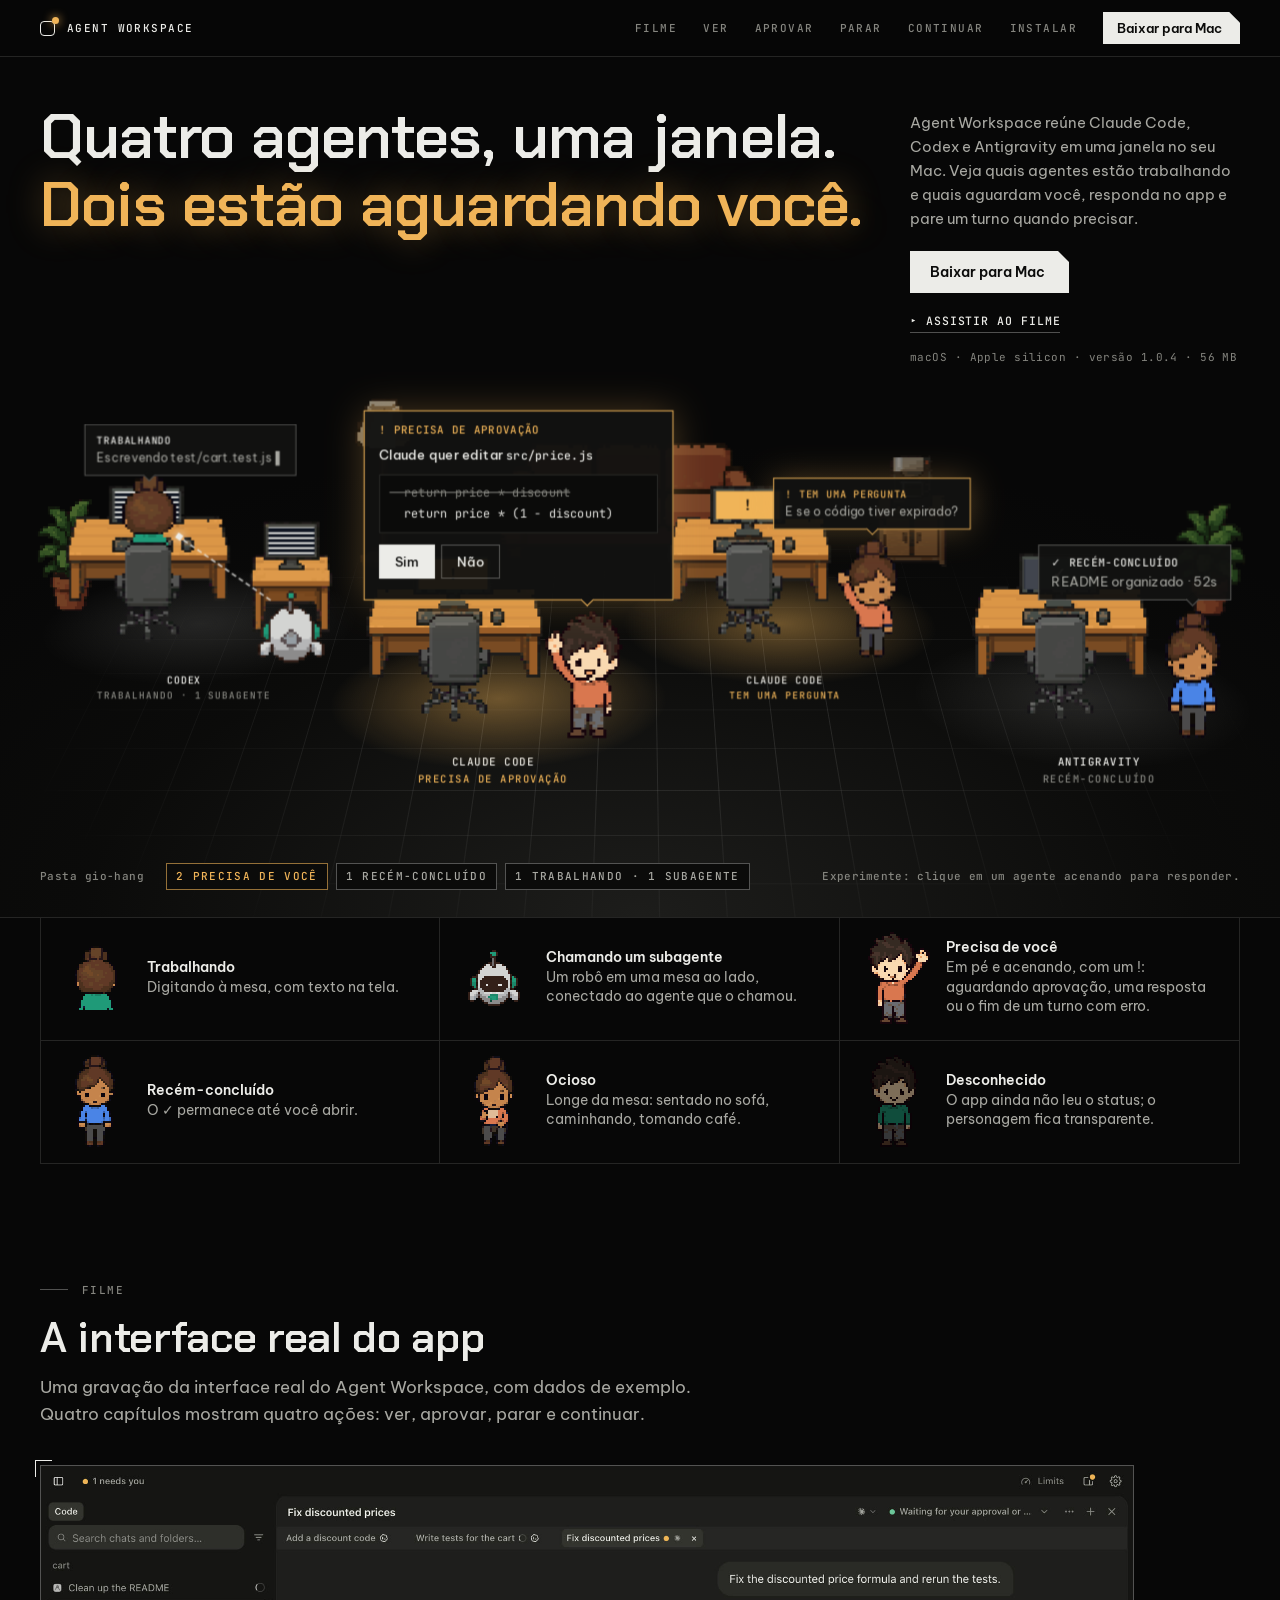
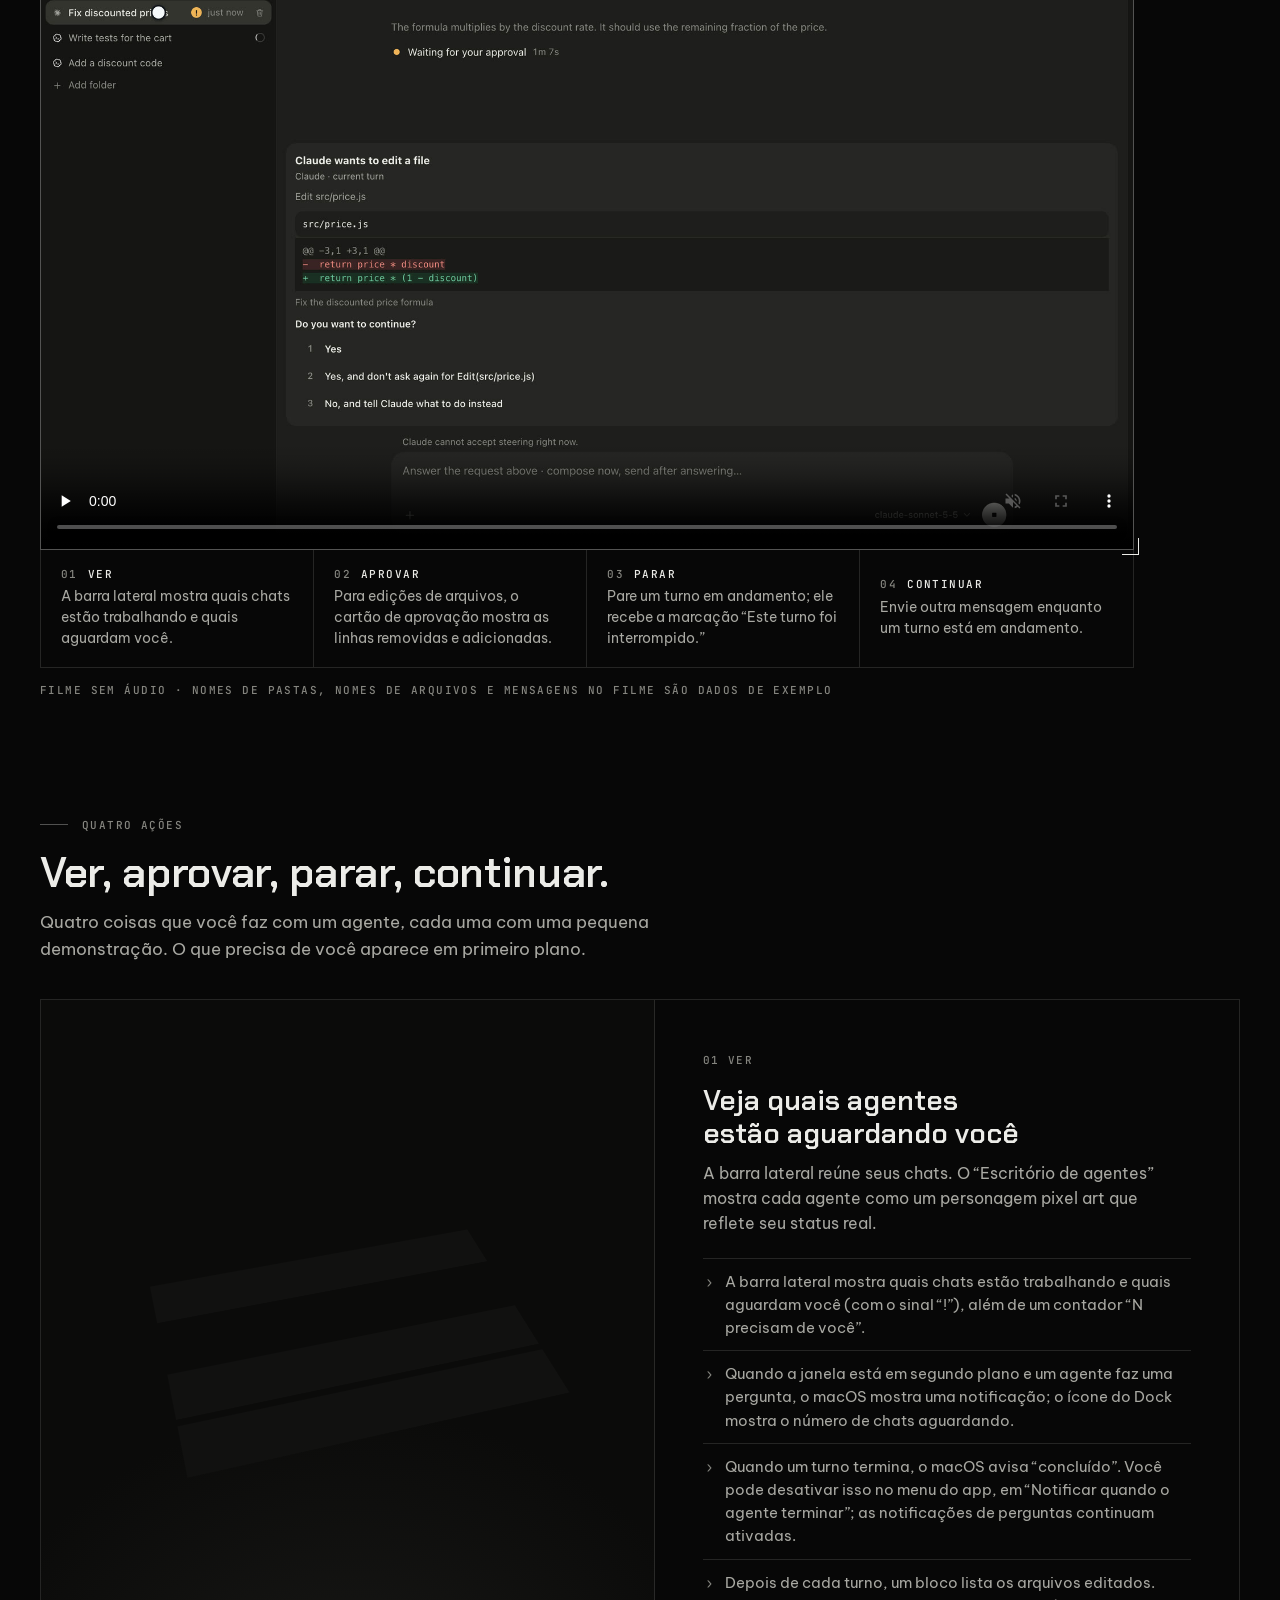
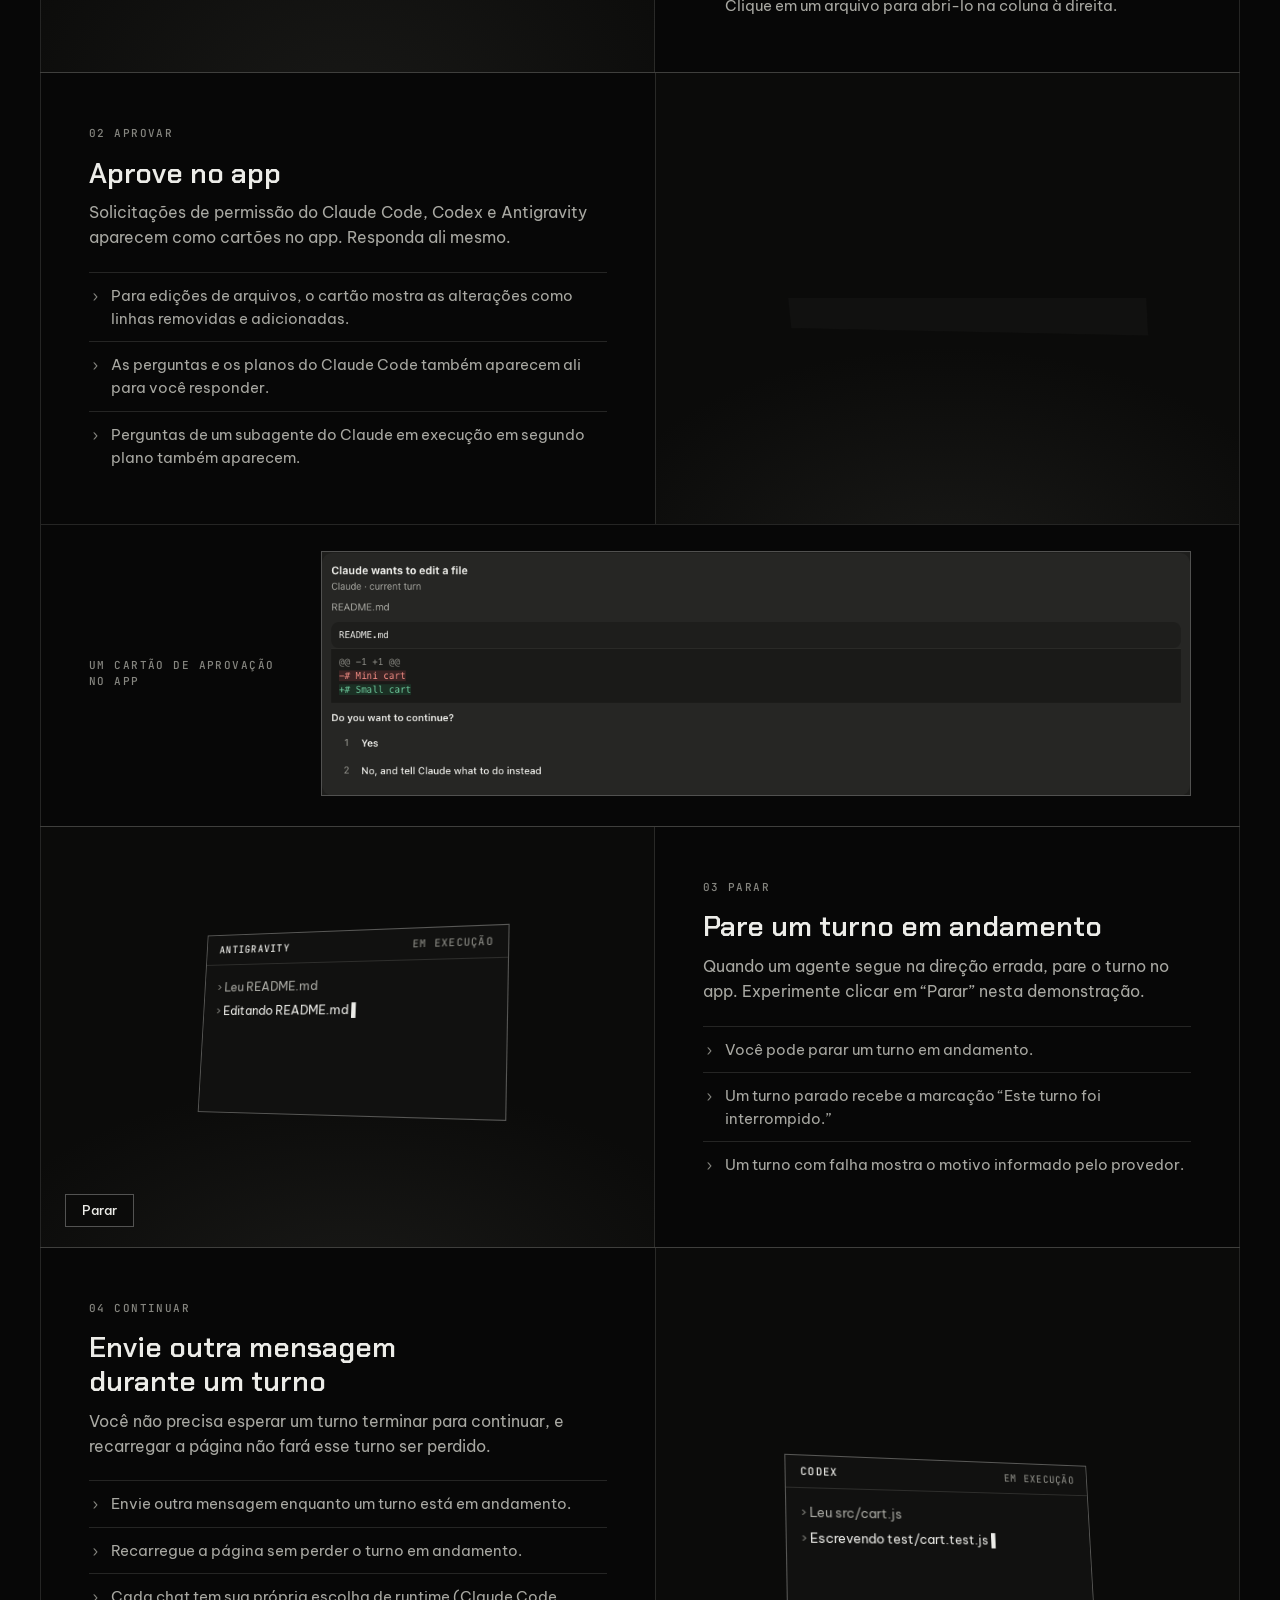
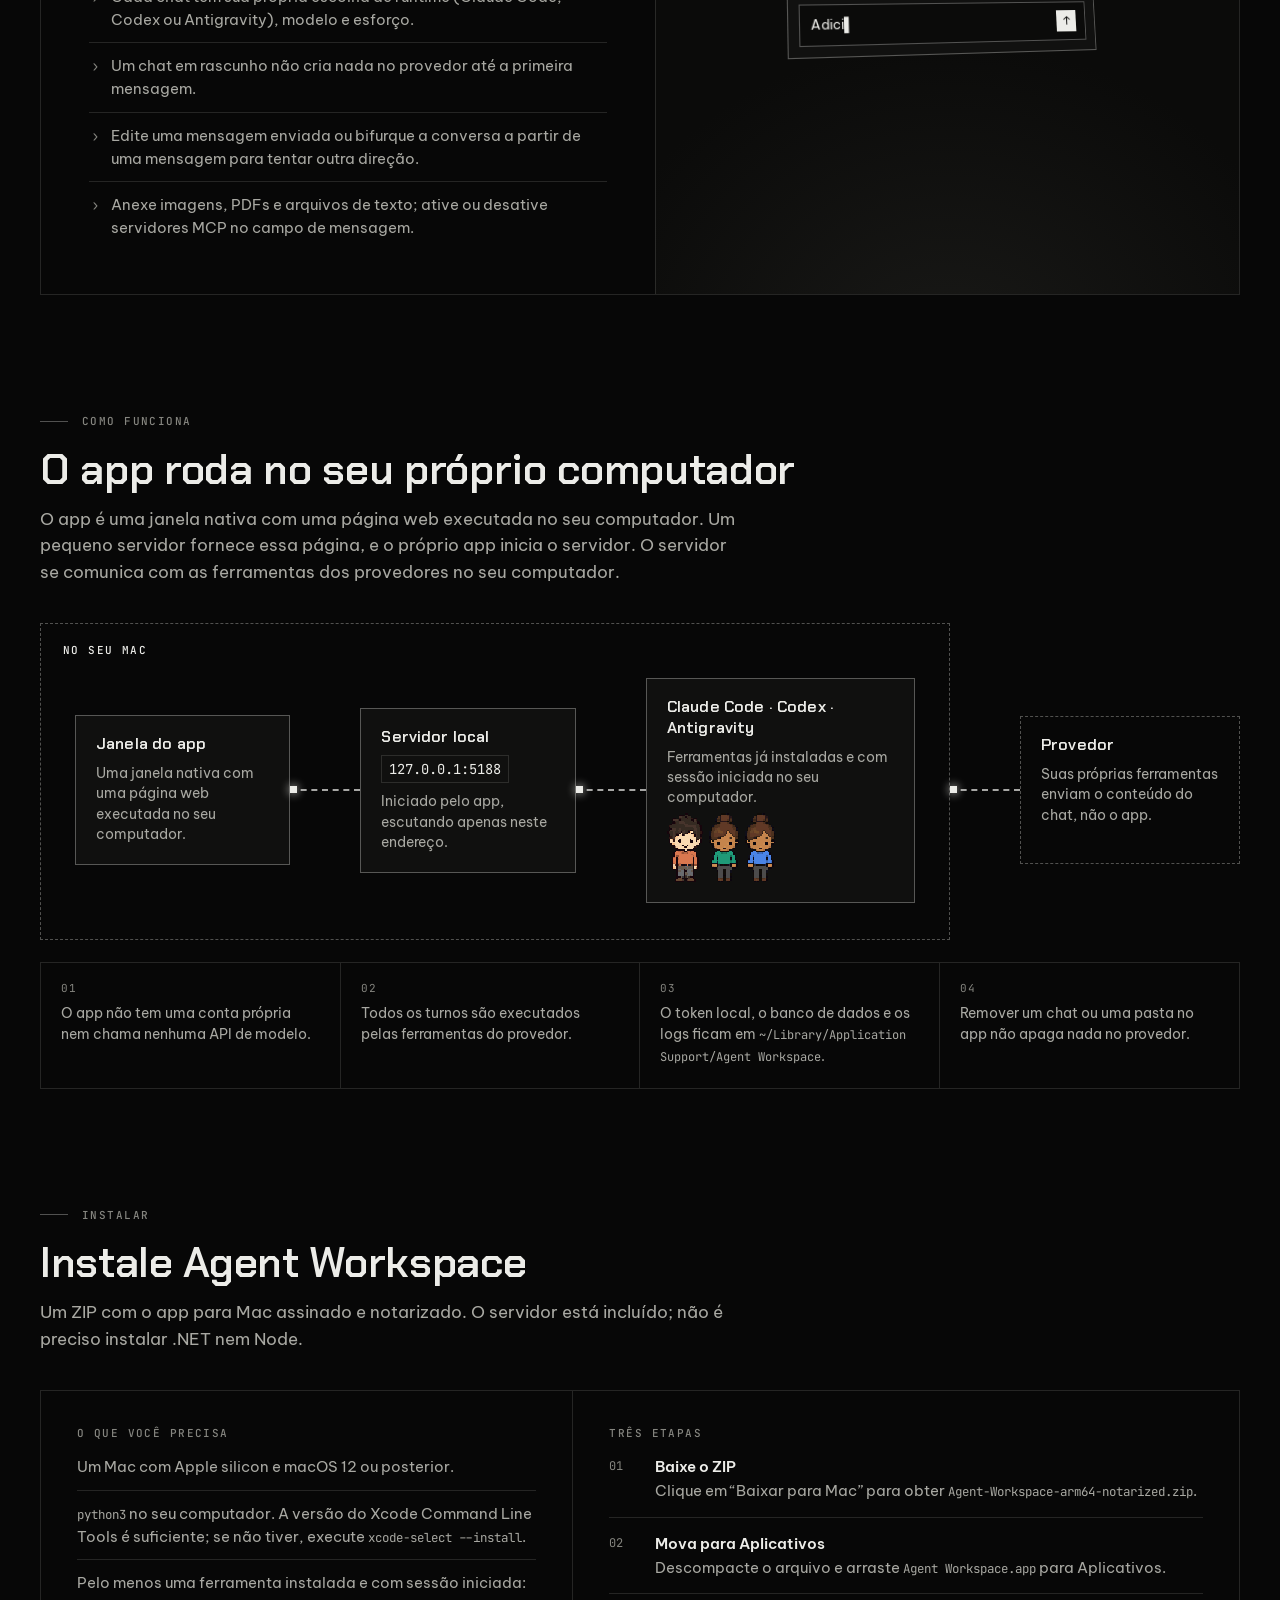
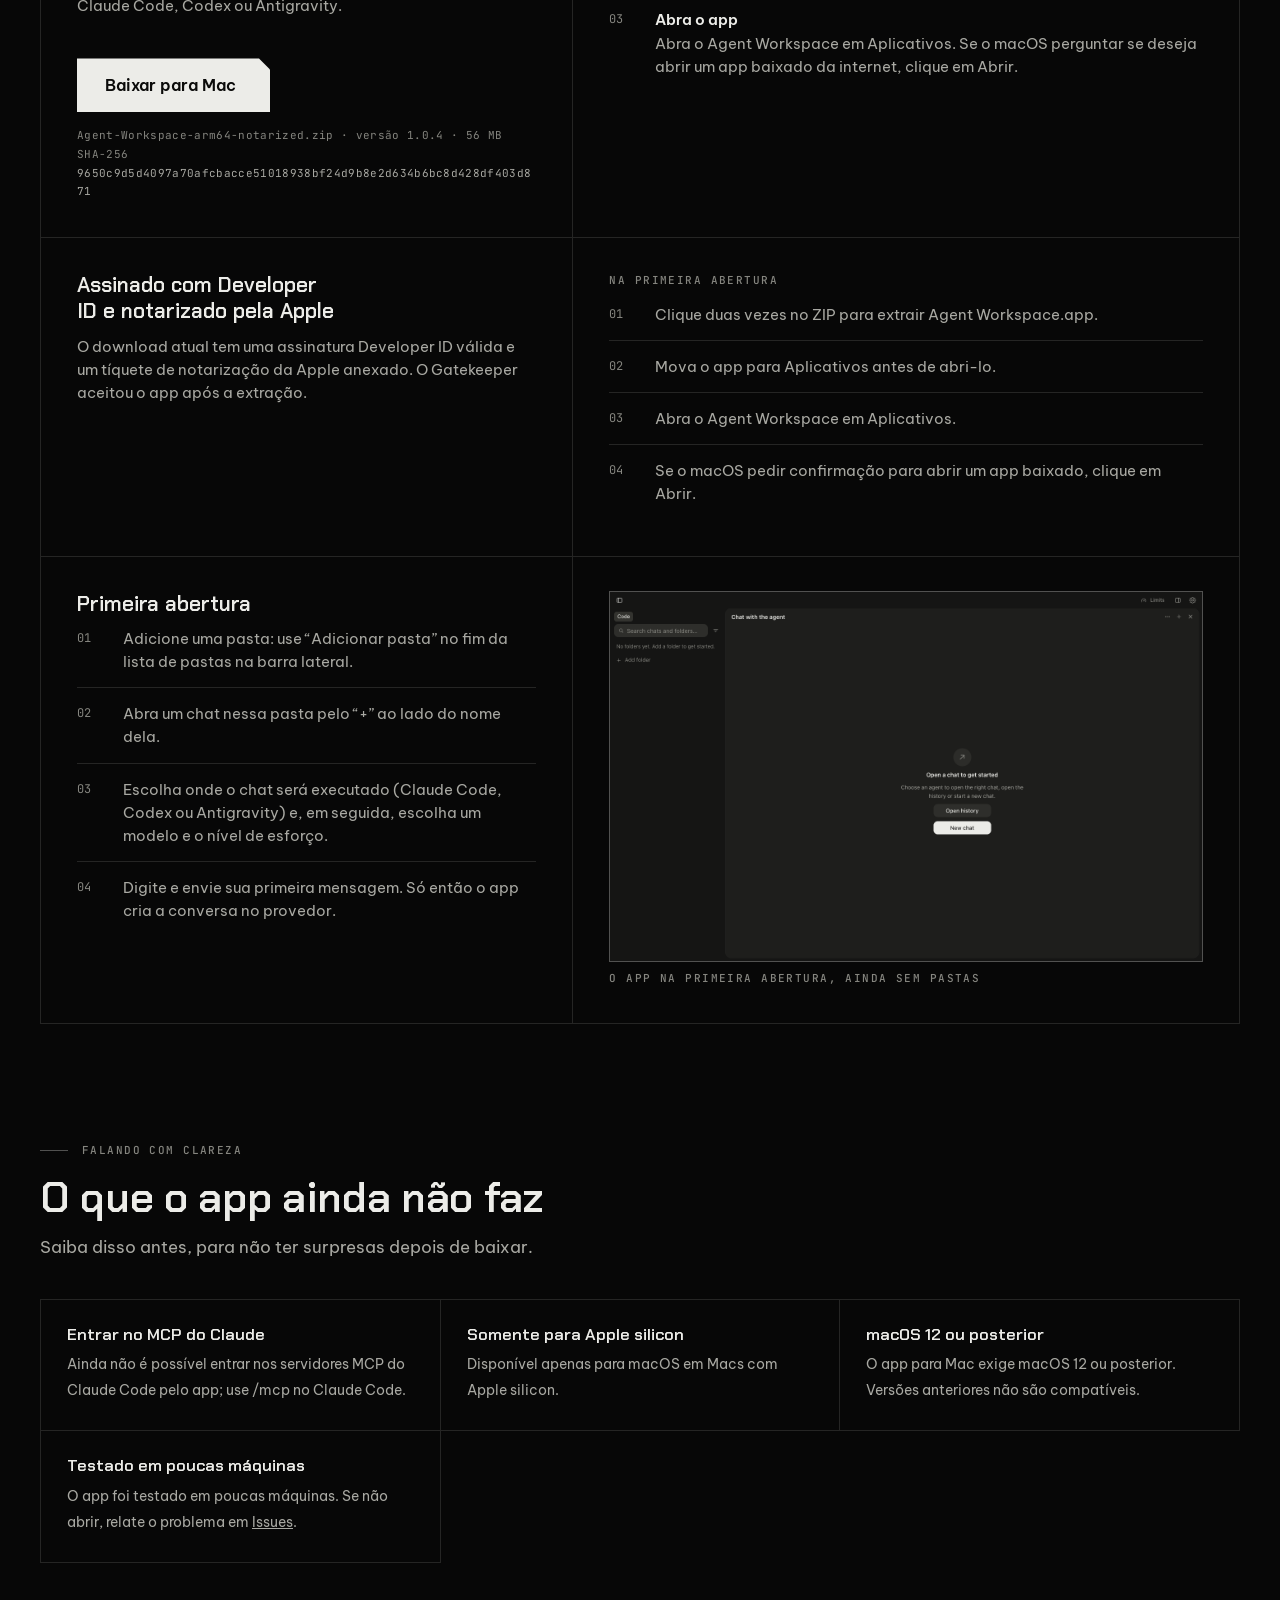
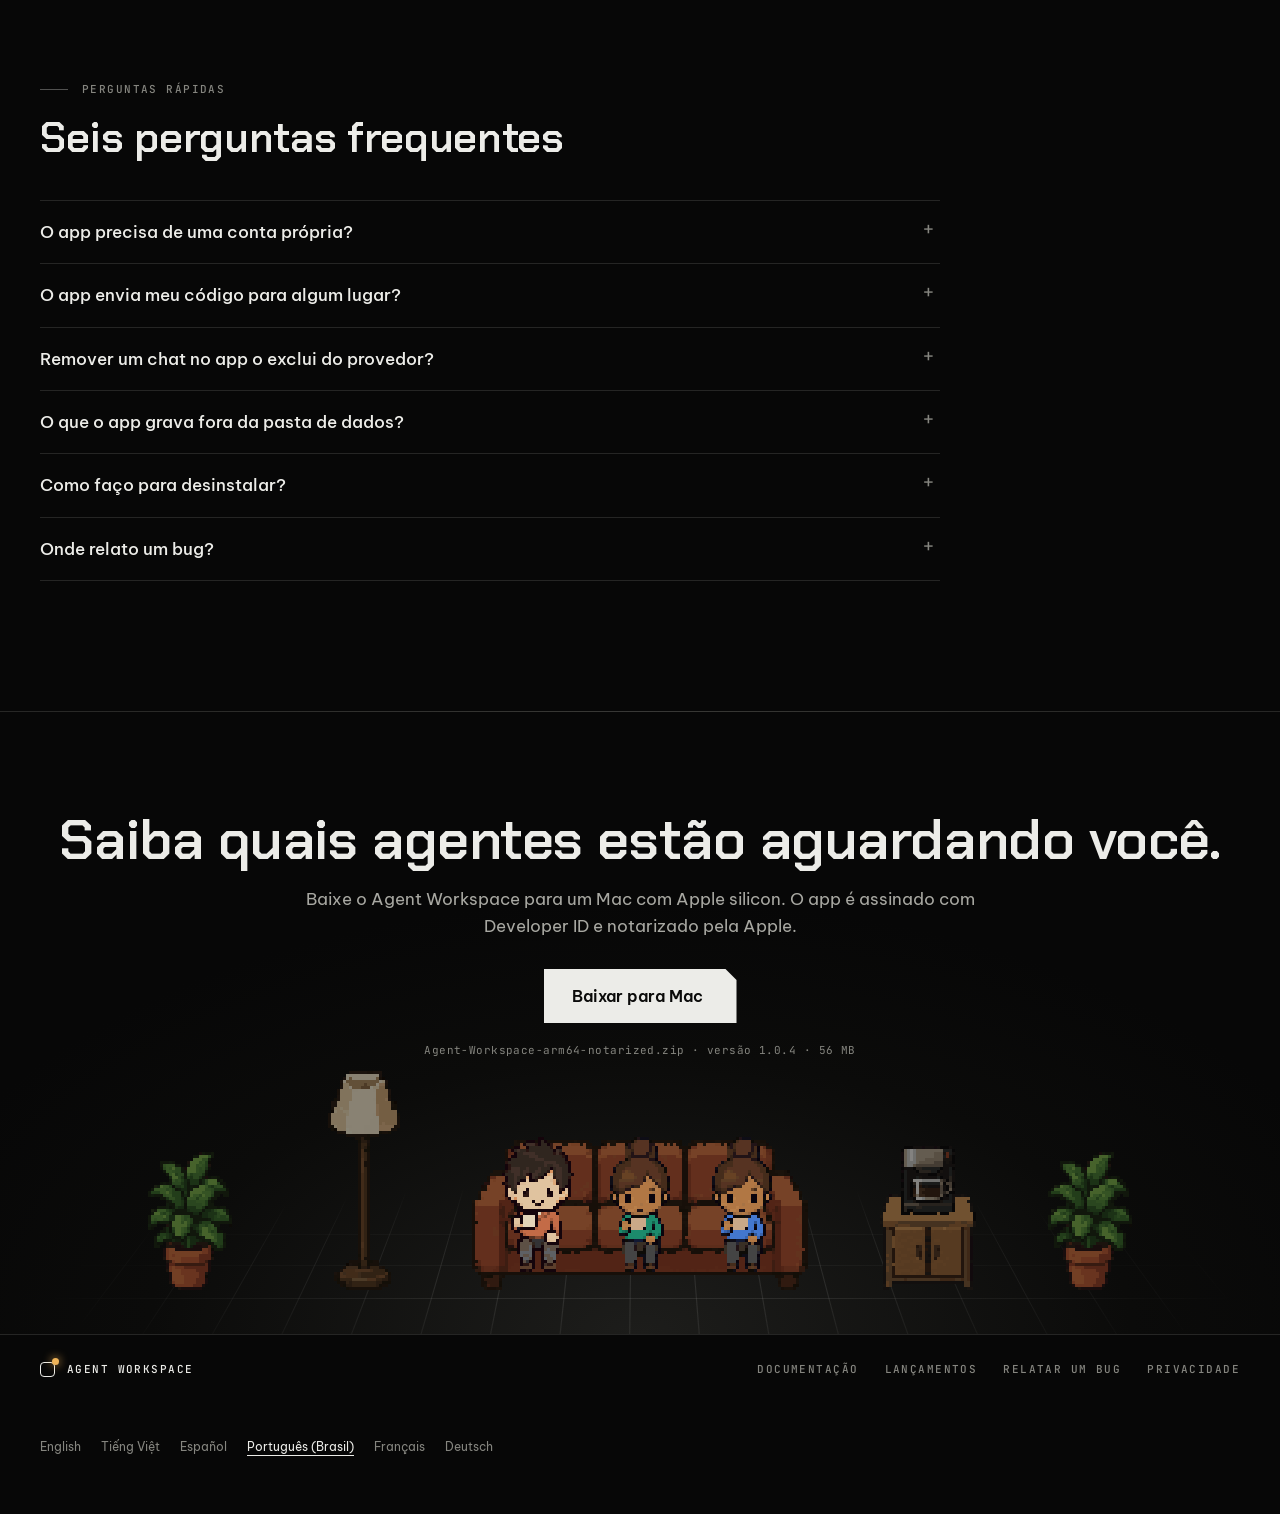
<file: pt-BR/index.html>
<!doctype html>
<html lang="pt-BR">
<head>
<meta charset="utf-8">
<meta name="viewport" content="width=device-width, initial-scale=1">
<title>Agent Workspace: Claude Code, Codex e Antigravity em uma janela</title>
<meta name="description" content="Agent Workspace é um app para macOS que reúne Claude Code, Codex e Antigravity em uma janela, para você ver quais agentes estão trabalhando e quais aguardam você.">
<meta name="theme-color" content="#070707">
<meta name="color-scheme" content="dark">
<link rel="canonical" href="https://dat08101999.github.io/agent-workspace/pt-BR/">
<meta property="og:type" content="website">
<meta property="og:locale" content="pt_BR">
<meta property="og:title" content="Agent Workspace: Claude Code, Codex e Antigravity em uma janela">
<meta property="og:description" content="Um app para macOS para ver quais agentes estão trabalhando e quais aguardam você, responder no app e parar um turno quando precisar.">
<meta property="og:url" content="https://dat08101999.github.io/agent-workspace/pt-BR/">
<meta property="og:image" content="https://dat08101999.github.io/agent-workspace/assets/og.pt-BR.png">
<meta property="og:image:width" content="1200">
<meta property="og:image:height" content="630">
<meta property="og:image:alt" content="Um escritório pixel art com quatro agentes: um trabalhando com um subagente, dois acenando para chamar sua atenção e um que acabou de terminar.">
<meta name="twitter:card" content="summary_large_image">
<meta name="twitter:image" content="https://dat08101999.github.io/agent-workspace/assets/og.pt-BR.png">
<link rel="icon" href="../assets/icon.svg" type="image/svg+xml">
<link rel="icon" href="../assets/icon-32.png" sizes="32x32" type="image/png">
<link rel="apple-touch-icon" href="../assets/icon-180.png">
<link rel="preconnect" href="https://fonts.googleapis.com">
<link rel="preconnect" href="https://fonts.gstatic.com" crossorigin>
<link href="https://fonts.googleapis.com/css2?family=Be+Vietnam+Pro:wght@400;500;600&family=Chakra+Petch:wght@500;600&family=JetBrains+Mono:wght@400;500&display=swap" rel="stylesheet">
<link rel="preload" href="../assets/atlas.png" as="image">
<link rel="stylesheet" href="../style.css">
<script>document.documentElement.classList.add('js');</script>
<link rel="alternate" hreflang="en" href="https://dat08101999.github.io/agent-workspace/">
<link rel="alternate" hreflang="vi" href="https://dat08101999.github.io/agent-workspace/vi/">
<link rel="alternate" hreflang="es" href="https://dat08101999.github.io/agent-workspace/es/">
<link rel="alternate" hreflang="pt-BR" href="https://dat08101999.github.io/agent-workspace/pt-BR/">
<link rel="alternate" hreflang="fr" href="https://dat08101999.github.io/agent-workspace/fr/">
<link rel="alternate" hreflang="de" href="https://dat08101999.github.io/agent-workspace/de/">
<link rel="alternate" hreflang="x-default" href="https://dat08101999.github.io/agent-workspace/">
<script>
(() => {
const languages = [["en", "English", "en-US"], ["vi", "Tiếng Việt", "vi-VN"], ["es", "Español", "es-ES"], ["pt-BR", "Português (Brasil)", "pt-BR"], ["fr", "Français", "fr-FR"], ["de", "Deutsch", "de-DE"]];
})();
</script>
</head>
<body>

<header class="top">
  <div class="wrap">
    <a class="brand" href="#hero" aria-label="Agent Workspace, voltar ao topo"><i class="mark"></i>Agent Workspace</a>
    <nav aria-label="Seções da página">
      <a href="#phim">Filme</a>
      <a href="#thay">Ver</a>
      <a href="#duyet">Aprovar</a>
      <a href="#dung">Parar</a>
      <a href="#tiep">Continuar</a>
      <a href="#cai-dat">Instalar</a>
      <a class="btn small" href="https://github.com/dat08101999/agent-workspace/releases/latest/download/Agent-Workspace-arm64-notarized.zip">Baixar para Mac</a>
    </nav>
  </div>
</header>

<main>
  <!-- Phần mở đầu là bản dùng thử: một văn phòng với bốn Agent của app, mỗi Agent ở một trạng thái thật. -->
  <section class="hero" id="hero" aria-labelledby="say">
    <div class="hero-top">
      <h1 class="copy">
        <span class="sr" id="say" aria-live="polite">Quatro agentes, uma janela. Dois aguardam você.</span>
        <span class="l" id="line1" aria-hidden="true">Quatro agentes, uma janela.</span>
        <span class="l needs" id="needs" aria-hidden="true">Dois aguardam você.</span>
      </h1>
      <div class="side">
        <p>Agent Workspace reúne Claude Code, Codex e Antigravity em uma janela no seu Mac. Veja quais agentes estão trabalhando e quais aguardam você, responda no app e pare um turno quando precisar.</p>
        <div class="cta">
          <a class="btn" href="https://github.com/dat08101999/agent-workspace/releases/latest/download/Agent-Workspace-arm64-notarized.zip">Baixar para Mac</a>
          <a class="more" href="#phim">▸ Assistir ao filme</a>
        </div>
        <p class="fine">macOS · Apple silicon · versão <span data-rel="version">1.0.4</span> · <span data-rel="size">56 MB</span></p>
      </div>
    </div>
    <div id="room"><div class="stage" id="stage"><div class="floor" id="floor"></div></div></div>
    <div class="dock" id="dock" aria-live="polite" hidden></div>
    <div class="hero-bar">
      <span class="label name">Pasta gio-hang</span>
      <span class="chips" id="chips" aria-label="Quantidade de agentes por status"></span>
      <span class="label hint" id="hint">Experimente: clique em um agente acenando para responder.</span>
      <button class="again" id="again" hidden>Começar de novo</button>
    </div>
  </section>

  <div class="wrap">
    <div class="legend" id="legend" aria-label="Como um agente mostra seu status no Escritório de agentes do app"></div>
  </div>

  <section class="block wrap" id="phim">
    <div class="head reveal">
      <span class="label">Filme</span>
      <h2>A interface real do app</h2>
      <p class="lead">Uma gravação da interface real do Agent Workspace, com dados de exemplo. Quatro capítulos mostram quatro ações: ver, aprovar, parar e continuar.</p>
    </div>
    <div class="filmbox">
    <div class="film reveal">
      <video id="film" controls playsinline muted preload="none" poster="../assets/film-poster.jpg" aria-label="Filme do Agent Workspace: ver, aprovar, parar e continuar">
        <source src="../assets/film.mp4" type="video/mp4">
      </video>
    </div>
    <div class="chapters reveal" id="chapters">
      <button class="chapter" data-id="thay"><b><span>01</span>Ver</b>A barra lateral mostra quais chats estão trabalhando e quais aguardam você.</button>
      <button class="chapter" data-id="duyet"><b><span>02</span>Aprovar</b>Para edições de arquivos, o cartão de aprovação mostra as linhas removidas e adicionadas.</button>
      <button class="chapter" data-id="dung"><b><span>03</span>Parar</b>Pare um turno em andamento; ele recebe a marcação “Este turno foi interrompido.”</button>
      <button class="chapter" data-id="tiep"><b><span>04</span>Continuar</b>Envie outra mensagem enquanto um turno está em andamento.</button>
    </div>
    <p class="label film-note">Filme sem áudio · nomes de pastas, nomes de arquivos e mensagens no filme são dados de exemplo</p>
    </div>
  </section>

  <section class="block wrap" id="viec">
    <div class="head reveal">
      <span class="label">Quatro ações</span>
      <h2>Ver, aprovar, parar, continuar.</h2>
      <p class="lead">Quatro coisas que você faz com um agente, cada uma com uma pequena demonstração. O que precisa de você aparece em primeiro plano.</p>
    </div>

    <article class="verb reveal" id="thay">
      <div class="ex-stage" aria-hidden="true"><div class="rows">
        <div><span>Escrever testes para o carrinho<small>CODEX · EM EXECUÇÃO</small></span></div>
        <div class="up"><span>Corrigir preço com desconto<small>CLAUDE CODE · AGUARDANDO VOCÊ</small></span><b>!</b></div>
        <div><span>Organizar README<small>ANTIGRAVITY · EM EXECUÇÃO</small></span></div>
        <div><span>Adicionar códigos de desconto<small>CODEX · CONCLUÍDO</small></span></div>
      </div></div>
      <div class="words">
        <span class="label">01 Ver</span>
        <h3>Veja quais agentes estão aguardando você</h3>
        <p>A barra lateral reúne seus chats. O “Escritório de agentes” mostra cada agente como um personagem pixel art que reflete seu status real.</p>
        <ul class="points">
          <li>A barra lateral mostra quais chats estão trabalhando e quais aguardam você (com o sinal “!”), além de um contador “N precisam de você”.</li>
          <li>Quando a janela está em segundo plano e um agente faz uma pergunta, o macOS mostra uma notificação; o ícone do Dock mostra o número de chats aguardando.</li>
          <li>Quando um turno termina, o macOS avisa “concluído”. Você pode desativar isso no menu do app, em “Notificar quando o agente terminar”; as notificações de perguntas continuam ativadas.</li>
          <li>Depois de cada turno, um bloco lista os arquivos editados. Clique em um arquivo para abri-lo na coluna à direita.</li>
        </ul>
      </div>
    </article>

    <article class="verb reveal" id="duyet">
      <div class="ex-stage" aria-hidden="true"><div class="code"><div>function finalPrice(price, discount) {</div><div class="del">  return price * discount</div><div class="add">  return price * (1 - discount)</div><div>}</div></div></div>
      <div class="words">
        <span class="label">02 Aprovar</span>
        <h3>Aprove no app</h3>
        <p>Solicitações de permissão do Claude Code, Codex e Antigravity aparecem como cartões no app. Responda ali mesmo.</p>
        <ul class="points">
          <li>Para edições de arquivos, o cartão mostra as alterações como linhas removidas e adicionadas.</li>
          <li>As perguntas e os planos do Claude Code também aparecem ali para você responder.</li>
          <li>Perguntas de um subagente do Claude em execução em segundo plano também aparecem.</li>
        </ul>
      </div>
      <figure class="real">
        <img src="../assets/duyet.png" width="1130" height="316" loading="lazy" alt="Um cartão de aprovação no app: Claude quer editar README.md, com uma linha removida, uma adicionada e as opções Sim e Não.">
        <figcaption class="label">Um cartão de aprovação no app</figcaption>
      </figure>
    </article>

    <article class="verb reveal" id="dung">
      <div class="ex-stage">
        <div class="panel" id="solo" aria-hidden="true"><div class="ph"><span>ANTIGRAVITY</span><span id="solostate">EM EXECUÇÃO</span></div><ul class="log" id="sololog"></ul></div>
        <button id="stop">Parar</button>
      </div>
      <div class="words">
        <span class="label">03 Parar</span>
        <h3>Pare um turno em andamento</h3>
        <p>Quando um agente segue na direção errada, pare o turno no app. Experimente clicar em “Parar” nesta demonstração.</p>
        <ul class="points">
          <li>Você pode parar um turno em andamento.</li>
          <li>Um turno parado recebe a marcação “Este turno foi interrompido.”</li>
          <li>Um turno com falha mostra o motivo informado pelo provedor.</li>
        </ul>
      </div>
    </article>

    <article class="verb reveal" id="tiep">
      <div class="ex-stage" aria-hidden="true">
        <div class="panel" id="duo"><div class="ph"><span>CODEX</span><span id="duostate">EM EXECUÇÃO</span></div><ul class="log" id="duolog"></ul><div class="composer" id="duobox"><span id="duotext"></span><i>↑</i></div></div>
      </div>
      <div class="words">
        <span class="label">04 Continuar</span>
        <h3>Envie outra mensagem durante um turno</h3>
        <p>Você não precisa esperar um turno terminar para continuar, e recarregar a página não fará esse turno ser perdido.</p>
        <ul class="points">
          <li>Envie outra mensagem enquanto um turno está em andamento.</li>
          <li>Recarregue a página sem perder o turno em andamento.</li>
          <li>Cada chat tem sua própria escolha de runtime (Claude Code, Codex ou Antigravity), modelo e esforço.</li>
          <li>Um chat em rascunho não cria nada no provedor até a primeira mensagem.</li>
          <li>Edite uma mensagem enviada ou bifurque a conversa a partir de uma mensagem para tentar outra direção.</li>
          <li>Anexe imagens, PDFs e arquivos de texto; ative ou desative servidores MCP no campo de mensagem.</li>
        </ul>
      </div>
    </article>
  </section>

  <section class="block wrap" id="cach-hoat-dong">
    <div class="head reveal">
      <span class="label">Como funciona</span>
      <h2>O app roda no seu próprio computador</h2>
      <p class="lead">O app é uma janela nativa com uma página web executada no seu computador. Um pequeno servidor fornece essa página, e o próprio app inicia o servidor. O servidor se comunica com as ferramentas dos provedores no seu computador.</p>
    </div>
    <div class="flow reveal">
      <div class="mac">
        <span class="label">No seu Mac</span>
        <div class="node"><b>Janela do app</b><span>Uma janela nativa com uma página web executada no seu computador.</span></div>
        <i class="wire"><i></i></i>
        <div class="node"><b>Servidor local</b><code>127.0.0.1:5188</code><span>Iniciado pelo app, escutando apenas neste endereço.</span></div>
        <i class="wire back"><i></i></i>
        <div class="node"><b>Claude Code · Codex · Antigravity</b><span>Ferramentas já instaladas e com sessão iniciada no seu computador.</span><span class="cast" data-cast="c0.claude.front c1.codex.front c1.antigravity.front" aria-hidden="true"></span></div>
      </div>
      <div class="outside">
        <i class="wire"><i></i></i>
        <div class="node ghost"><b>Provedor</b><span>Suas próprias ferramentas enviam o conteúdo do chat, não o app.</span></div>
      </div>
    </div>
    <ul class="facts reveal">
      <li>O app não tem uma conta própria nem chama nenhuma API de modelo.</li>
      <li>Todos os turnos são executados pelas ferramentas do provedor.</li>
      <li>O token local, o banco de dados e os logs ficam em <code>~/Library/Application Support/Agent Workspace</code>.</li>
      <li>Remover um chat ou uma pasta no app não apaga nada no provedor.</li>
    </ul>
  </section>

  <section class="block wrap" id="cai-dat">
    <div class="head reveal">
      <span class="label">Instalar</span>
      <h2>Instale Agent Workspace</h2>
      <p class="lead">Um ZIP com o app para Mac assinado e notarizado. O servidor está incluído; não é preciso instalar .NET nem Node.</p>
    </div>
    <div class="install reveal">
      <div>
        <h4 class="sub">O que você precisa</h4>
        <ul class="bare">
          <li>Um Mac com Apple silicon e macOS 12 ou posterior.</li>
          <li><code>python3</code> no seu computador. A versão do Xcode Command Line Tools é suficiente; se não tiver, execute <code>xcode-select --install</code>.</li>
          <li>Pelo menos uma ferramenta instalada e com sessão iniciada: Claude Code, Codex ou Antigravity.</li>
        </ul>
        <div class="get" id="tai-ngay">
          <a class="btn big" href="https://github.com/dat08101999/agent-workspace/releases/latest/download/Agent-Workspace-arm64-notarized.zip">Baixar para Mac</a>
          <p class="fine">Agent-Workspace-arm64-notarized.zip · versão <span data-rel="version">1.0.4</span> · <span data-rel="size">56 MB</span><br>SHA-256 <code data-rel="sha">9650c9d5d4097a70afcbacce51018938bf24d9b8e2d634b6bc8d428df403d871</code></p>
        </div>
      </div>
      <div>
        <h4 class="sub">Três etapas</h4>
        <ol class="steps">
          <li><b>Baixe o ZIP</b>Clique em “Baixar para Mac” para obter <code>Agent-Workspace-arm64-notarized.zip</code>.</li>
          <li><b>Mova para Aplicativos</b>Descompacte o arquivo e arraste <code>Agent Workspace.app</code> para Aplicativos.</li>
          <li><b>Abra o app</b>Abra o Agent Workspace em Aplicativos. Se o macOS perguntar se deseja abrir um app baixado da internet, clique em Abrir.</li>
        </ol>
      </div>
    </div>
    <div class="gate reveal">
      <div>
        <h3>Assinado com Developer ID e notarizado pela Apple</h3>
        <p>O download atual tem uma assinatura Developer ID válida e um tíquete de notarização da Apple anexado. O Gatekeeper aceitou o app após a extração.</p>
      </div>
      <div>
        <h4 class="sub">Na primeira abertura</h4>
        <ol class="steps">
          <li>Clique duas vezes no ZIP para extrair Agent Workspace.app.</li>
          <li>Mova o app para Aplicativos antes de abri-lo.</li>
          <li>Abra o Agent Workspace em Aplicativos.</li>
          <li>Se o macOS pedir confirmação para abrir um app baixado, clique em Abrir.</li>
        </ol>
      </div>
    </div>
    <div class="first reveal">
      <div>
        <h3>Primeira abertura</h3>
        <ol class="steps">
          <li>Adicione uma pasta: use “Adicionar pasta” no fim da lista de pastas na barra lateral.</li>
          <li>Abra um chat nessa pasta pelo “+” ao lado do nome dela.</li>
          <li>Escolha onde o chat será executado (Claude Code, Codex ou Antigravity) e, em seguida, escolha um modelo e o nível de esforço.</li>
          <li>Digite e envie sua primeira mensagem. Só então o app cria a conversa no provedor.</li>
        </ol>
      </div>
      <div>
        <figure>
          <img src="../assets/lan-mo-dau.png" width="1440" height="900" loading="lazy" alt="Agent Workspace na primeira abertura: a barra lateral ainda não tem pastas e mostra Adicionar pasta.">
          <figcaption class="label">O app na primeira abertura, ainda sem pastas</figcaption>
        </figure>
      </div>
    </div>
  </section>

  <section class="block wrap" id="noi-thang">
    <div class="head reveal">
      <span class="label">Falando com clareza</span>
      <h2>O que o app ainda não faz</h2>
      <p class="lead">Saiba disso antes, para não ter surpresas depois de baixar.</p>
    </div>
    <div class="honest reveal">
      <div><b>Entrar no MCP do Claude</b><span>Ainda não é possível entrar nos servidores MCP do Claude Code pelo app; use /mcp no Claude Code.</span></div>
      <div><b>Somente para Apple silicon</b><span>Disponível apenas para macOS em Macs com Apple silicon.</span></div>
      <div><b>macOS 12 ou posterior</b><span>O app para Mac exige macOS 12 ou posterior. Versões anteriores não são compatíveis.</span></div>
      <div><b>Testado em poucas máquinas</b><span>O app foi testado em poucas máquinas. Se não abrir, relate o problema em <a href="https://github.com/dat08101999/agent-workspace/issues">Issues</a>.</span></div>
    </div>
  </section>

  <section class="block wrap" id="hoi-nhanh">
    <div class="head reveal">
      <span class="label">Perguntas rápidas</span>
      <h2>Seis perguntas frequentes</h2>
    </div>
    <div class="faq reveal">
      <details><summary>O app precisa de uma conta própria?</summary><p>Não. Ele usa Claude Code, Codex e Antigravity já instalados e conectados na sua máquina, e não chama nenhuma API de modelo.</p></details>
      <details><summary>O app envia meu código para algum lugar?</summary><p>São suas próprias ferramentas Claude Code, Codex ou Antigravity que enviam o conteúdo dos chats, não o app. Cada turno é executado pelas ferramentas do provedor. O servidor do app escuta apenas em <code>127.0.0.1</code>.</p></details>
      <details><summary>Remover um chat no app o exclui do provedor?</summary><p>Não. Remover um chat ou uma pasta no app não exclui nada no provedor.</p></details>
      <details><summary>O que o app grava fora da pasta de dados?</summary><p>Só quando você pede. Por exemplo, clicar em “Instalar hook” em “Fonte de status” adiciona um hook de observação a <code>~/.claude/settings.json</code> (Claude Code) ou <code>~/.gemini/config/hooks.json</code> (Antigravity). “Remover hook” o remove.</p></details>
      <details><summary>Como faço para desinstalar?</summary><p>Se você clicou em “Instalar hook”, clique primeiro em “Remover hook”. Encerre o app e arraste Agent Workspace de Aplicativos para o Lixo. Para remover também os dados, exclua <code>~/Library/Application Support/Agent Workspace</code>.</p></details>
      <details><summary>Onde relato um bug?</summary><p>Abra uma issue em <a href="https://github.com/dat08101999/agent-workspace/issues">Issues no GitHub</a>. Inclua as versões do app e do macOS, o provedor do chat, as etapas que você seguiu e o que viu. Não cole tokens nem conteúdo confidencial de chats.</p></details>
    </div>
  </section>

  <section class="final" id="tai">
    <h2 id="lastline">Saiba quais agentes estão aguardando você.</h2>
    <p class="lead">Baixe o Agent Workspace para um Mac com Apple silicon. O app é assinado com Developer ID e notarizado pela Apple.</p>
    <a class="btn big" href="https://github.com/dat08101999/agent-workspace/releases/latest/download/Agent-Workspace-arm64-notarized.zip">Baixar para Mac</a>
    <p class="fine">Agent-Workspace-arm64-notarized.zip · versão <span data-rel="version">1.0.4</span> · <span data-rel="size">56 MB</span></p>
    <div class="lounge" aria-hidden="true"><div class="tiles"></div><div class="set" id="lounge"></div></div>
  </section>
</main>

<footer>
  <div class="wrap">
    <a class="brand" href="#hero"><i class="mark"></i>Agent Workspace</a>
    <nav class="label" aria-label="Links externos">
      <a href="https://github.com/dat08101999/agent-workspace#readme">Documentação</a>
      <a href="https://github.com/dat08101999/agent-workspace/releases">Lançamentos</a>
      <a href="https://github.com/dat08101999/agent-workspace/issues">Relatar um bug</a>
      <a href="privacy.html">Privacidade</a>
    </nav>
  </div>
  <div class="wrap"><nav class="language-menu" aria-label="Idioma"><a href="../" lang="en" hreflang="en" data-language="en">English</a><a href="../vi/" lang="vi" hreflang="vi" data-language="vi">Tiếng Việt</a><a href="../es/" lang="es" hreflang="es" data-language="es">Español</a><a href="../pt-BR/" lang="pt-BR" hreflang="pt-BR" data-language="pt-BR" aria-current="page">Português (Brasil)</a><a href="../fr/" lang="fr" hreflang="fr" data-language="fr">Français</a><a href="../de/" lang="de" hreflang="de" data-language="de">Deutsch</a></nav></div>
</footer>

<script>window.SITE_TEXT = {"demo.text1": "TRABALHANDO", "demo.text2": "PRECISA DE APROVAÇÃO", "demo.text3": "TEM UMA PERGUNTA", "demo.text4": "RECÉM-CONCLUÍDO", "demo.text5": "OCIOSO", "demo.text6": "PARADO", "demo.text7": "RECUSADO", "demo.text8": "CODEX", "demo.text9": "Escrever testes do carrinho", "demo.text10": "Lendo src/cart.js", "demo.text11": "Escrevendo test/cart.test.js", "demo.text12": "Aguardando o subagente executar os testes", "demo.text13": "Editando test/cart.test.js", "demo.text14": "CLAUDE CODE", "demo.text15": "Corrigir preço com desconto", "demo.text16": "Editar src/price.js", "demo.text17": "CLAUDE CODE", "demo.text18": "Adicionar códigos de desconto", "demo.text19": "E se o código tiver expirado?", "demo.text20": "ANTIGRAVITY", "demo.text21": "Organizar README", "demo.text22": "README organizado · 52s", "demo.text23": "README encurtado. A seção de instalação continua lá.", "demo.text24": "\u003ch4>Claude quer editar \u003ccode>src/price.js\u003c/code>\u003c/h4>\u003cdiv class=\"diff\">\u003cspan class=\"d\">  return price * discount\u003c/span>\n\u003cspan class=\"a\">  return price * (1 - discount)\u003c/span>\u003c/div>", "demo.text25": "Sim", "demo.text26": "Editando src/price.js", "demo.text27": "Executando node test", "demo.text28": "Quatro testes passaram · 38s", "demo.text29": "Fórmula do preço com desconto corrigida. Os quatro testes passaram.", "demo.text30": "Não", "demo.text31": "O que deve acontecer quando um código de desconto expirar?", "demo.text32": "Mostrar um erro para o comprador", "demo.text33": "Editando src/discount.js", "demo.text34": "Executando node test", "demo.text35": "Cinco testes passaram · 31s", "demo.text36": "Códigos expirados agora mostram um erro para o comprador. Os cinco testes passaram.", "demo.text37": "Ignorar o código", "demo.text38": "Editando src/discount.js", "demo.text39": "Executando node test", "demo.text40": "Cinco testes passaram · 29s", "demo.text41": "Códigos expirados agora são ignorados, e o preço permanece igual. Os cinco testes passaram.", "demo.text42": "Marcar como visto", "demo.text43": "Parar", "demo.text44": "Este turno foi interrompido.", "demo.text45": "Nenhuma alteração feita.", "demo.text46": "Ninguém está aguardando você.", "demo.text47": "Um está aguardando você.", "demo.text48": "Dois estão aguardando você.", "demo.text49": "Quatro agentes, uma janela. ", "demo.text50": "Precisa de você", "demo.text51": "Recém-concluído", "demo.text52": "Trabalhando", "demo.text53": "Ocioso", "demo.text54": "Trabalhando", "demo.text55": "Digitando à mesa, com texto na tela.", "demo.text56": "Chamando um subagente", "demo.text57": "Um robô em uma mesa ao lado, conectado ao agente que o chamou.", "demo.text58": "Precisa de você", "demo.text59": "Em pé e acenando, com um !: aguardando aprovação, uma resposta ou o fim de um turno com erro.", "demo.text60": "Recém-concluído", "demo.text61": "O ✓ permanece até você abrir.", "demo.text62": "Ocioso", "demo.text63": "Longe da mesa: sentado no sofá, caminhando, tomando café.", "demo.text64": "Desconhecido", "demo.text65": "O app ainda não leu o status; o personagem fica transparente.", "demo.text66": "EM EXECUÇÃO", "demo.text67": "Lendo README.md", "demo.text68": "Leu README.md", "demo.text69": "Editando README.md", "demo.text70": "README.md editado +4 −12", "demo.text71": "Executando npm test", "demo.text72": "Executou npm test", "demo.text73": "Turno parado.", "demo.text74": "PARADO", "demo.text75": "Parar", "demo.text76": "Executar novamente", "demo.text77": "Adicionar um teste para desconto negativo", "demo.text78": "Lendo src/cart.js", "demo.text79": "Leu src/cart.js", "demo.text80": "test/cart.test.js editado +18", "demo.text81": "CONCLUÍDO", "demo.text82": "Escrevendo test/cart.test.js", "demo.text83": "Escreveu test/cart.test.js", "demo.text84": "Adicionando um teste para desconto negativo", "demo.text85": "test/cart.test.js editado +18", "demo.text86": "Concluído · sete testes passaram", "demo.text87": "CONCLUÍDO", "demo.text88": " MB", "demo.text89": "Quatro agentes, uma janela.", "demo.runningTask": "“{task}” está em execução.", "demo.childBadge": " · 1 SUBAGENTE", "demo.childCount": " subagente"};</script>
<script src="../app.js" defer></script>
<script>
document.querySelectorAll('[data-language]').forEach(link => {
  link.addEventListener('click', () => {
    try { localStorage.setItem('aw-site-language', link.dataset.language); } catch { /* Optional storage. */ }
  });
});
</script>
</body>
</html>
</file>
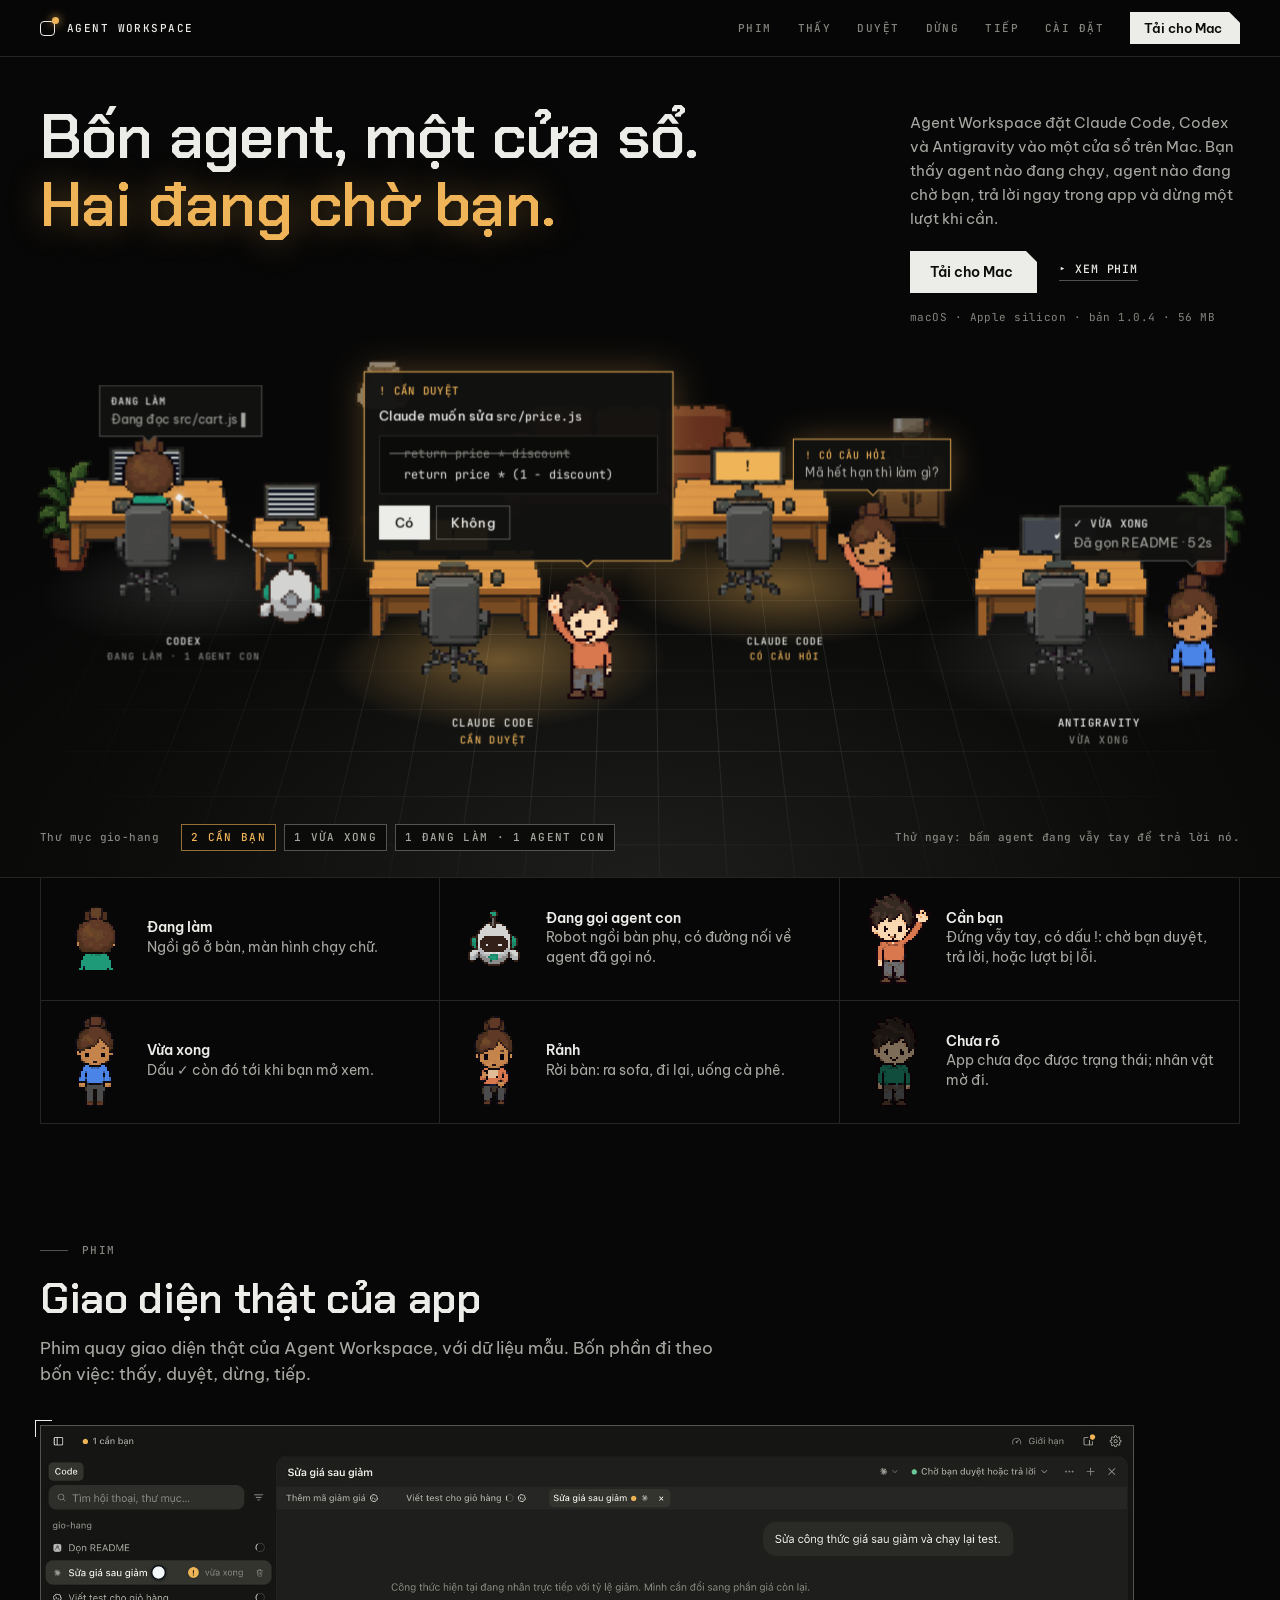
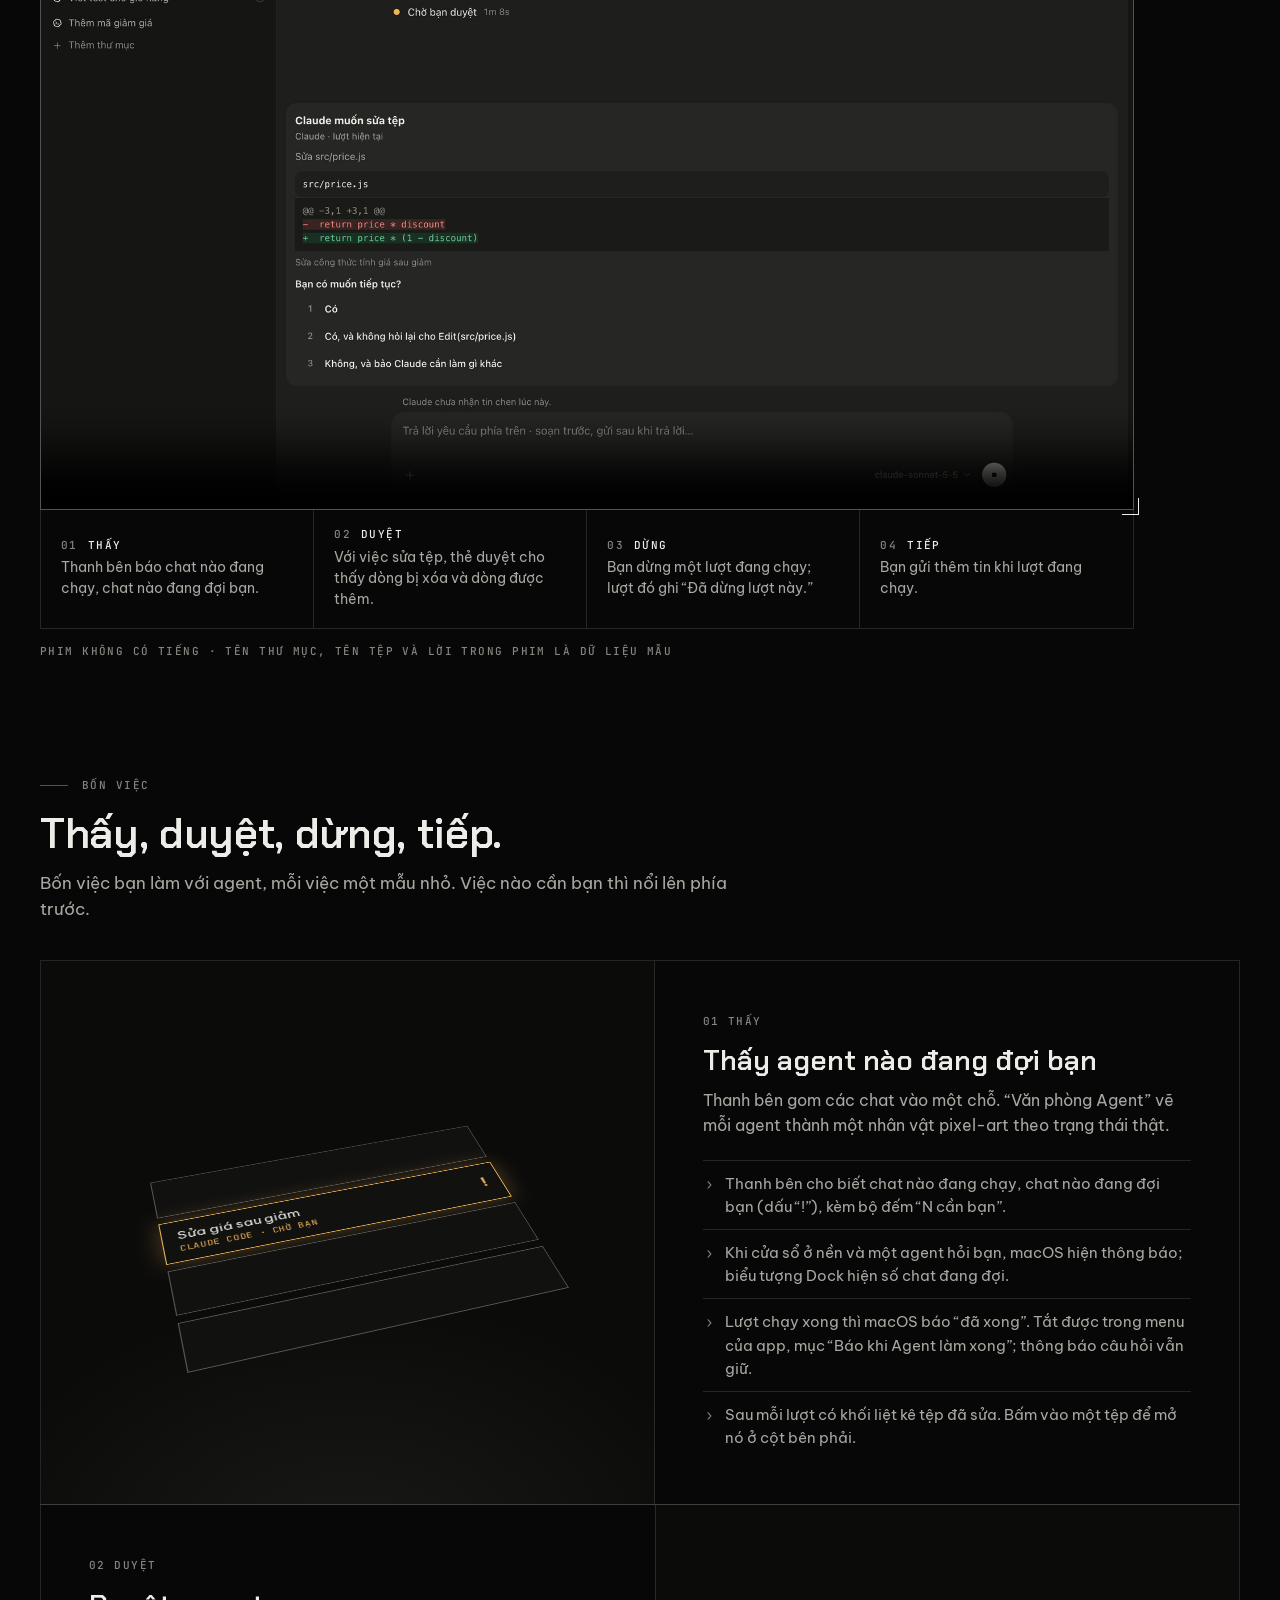
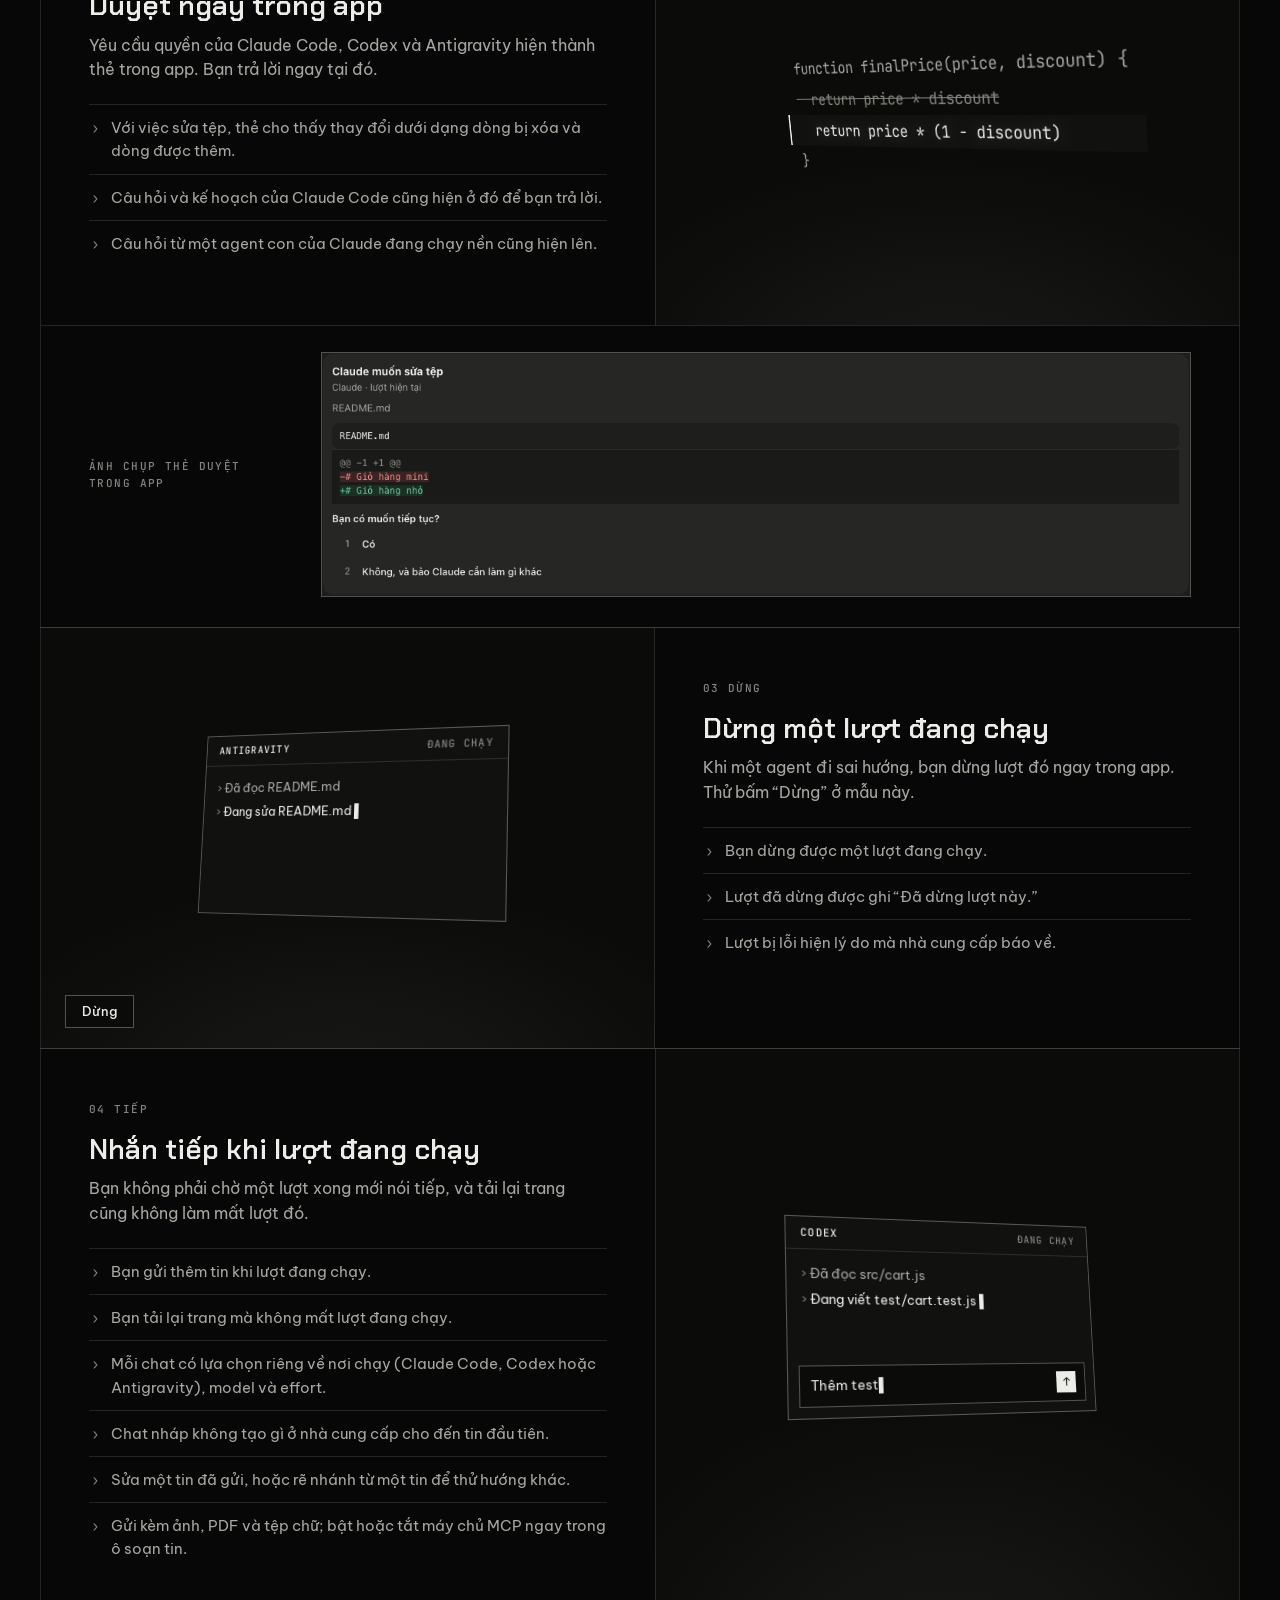
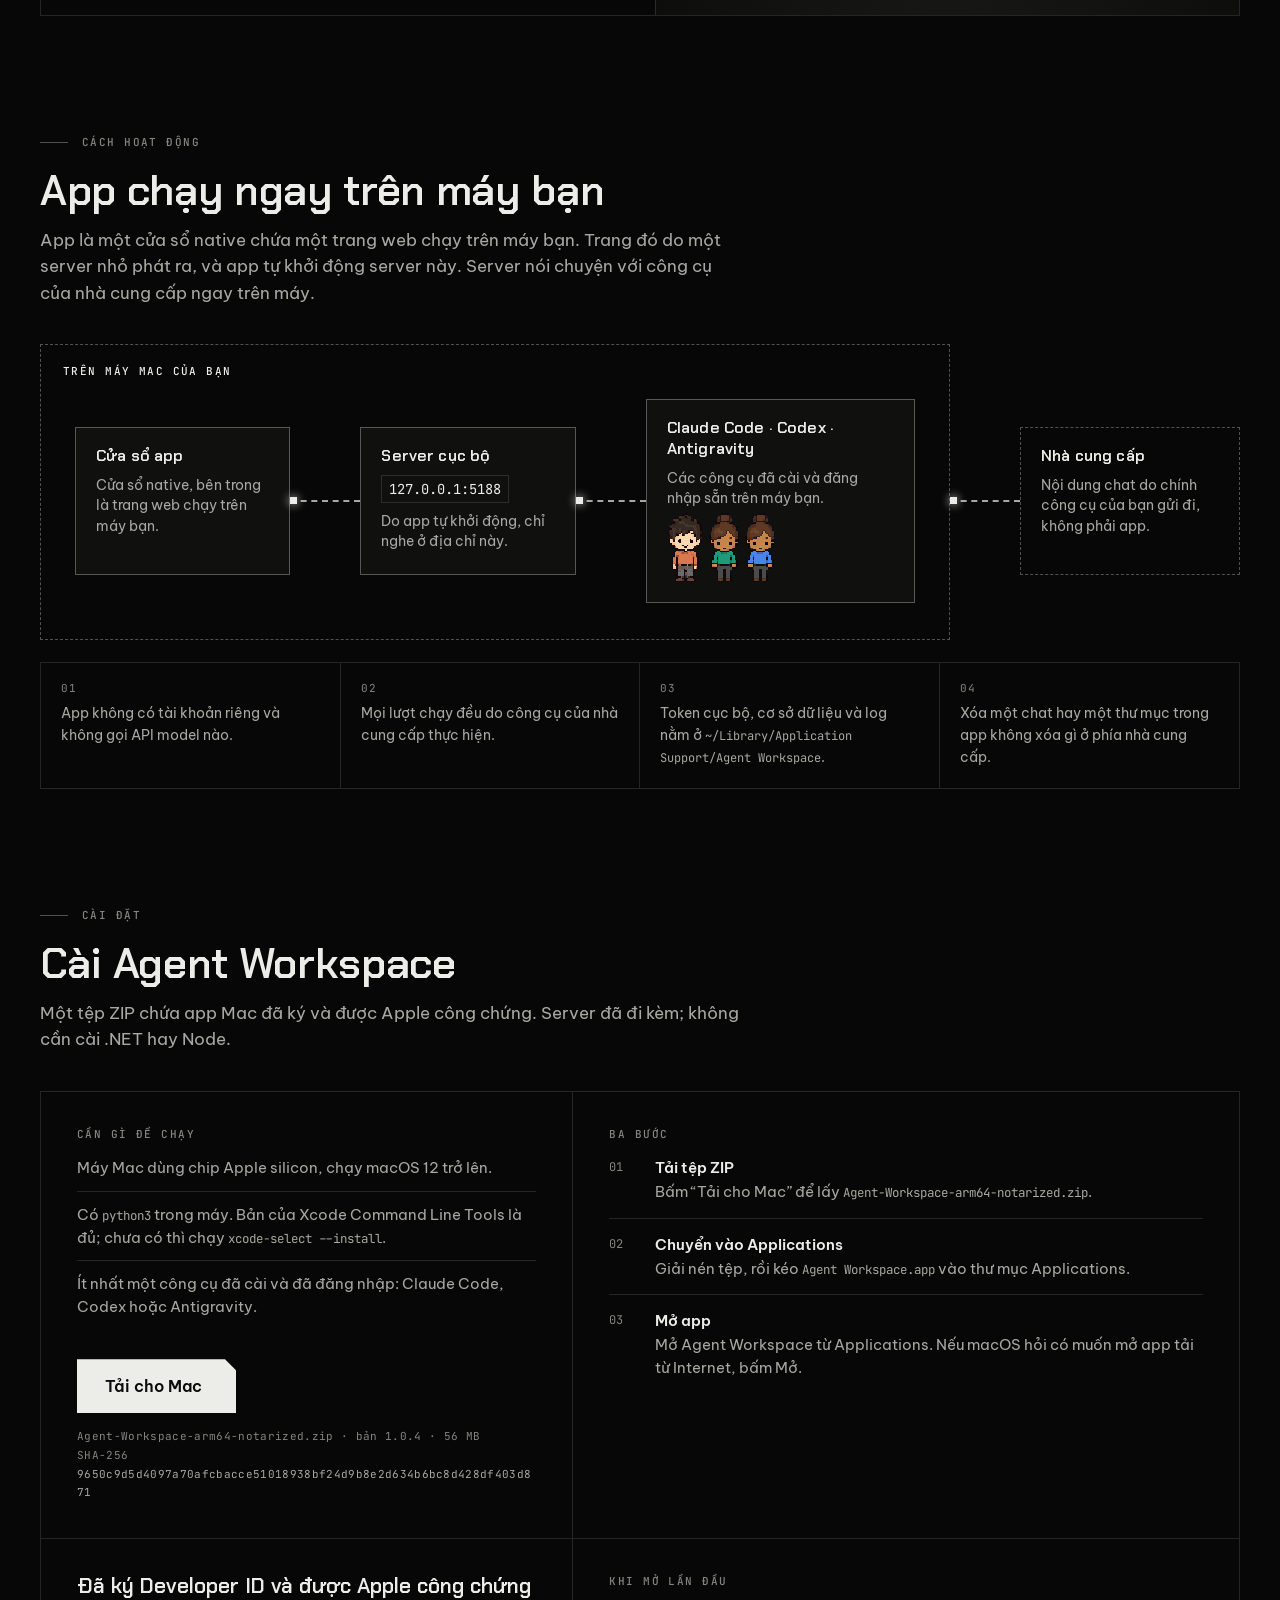
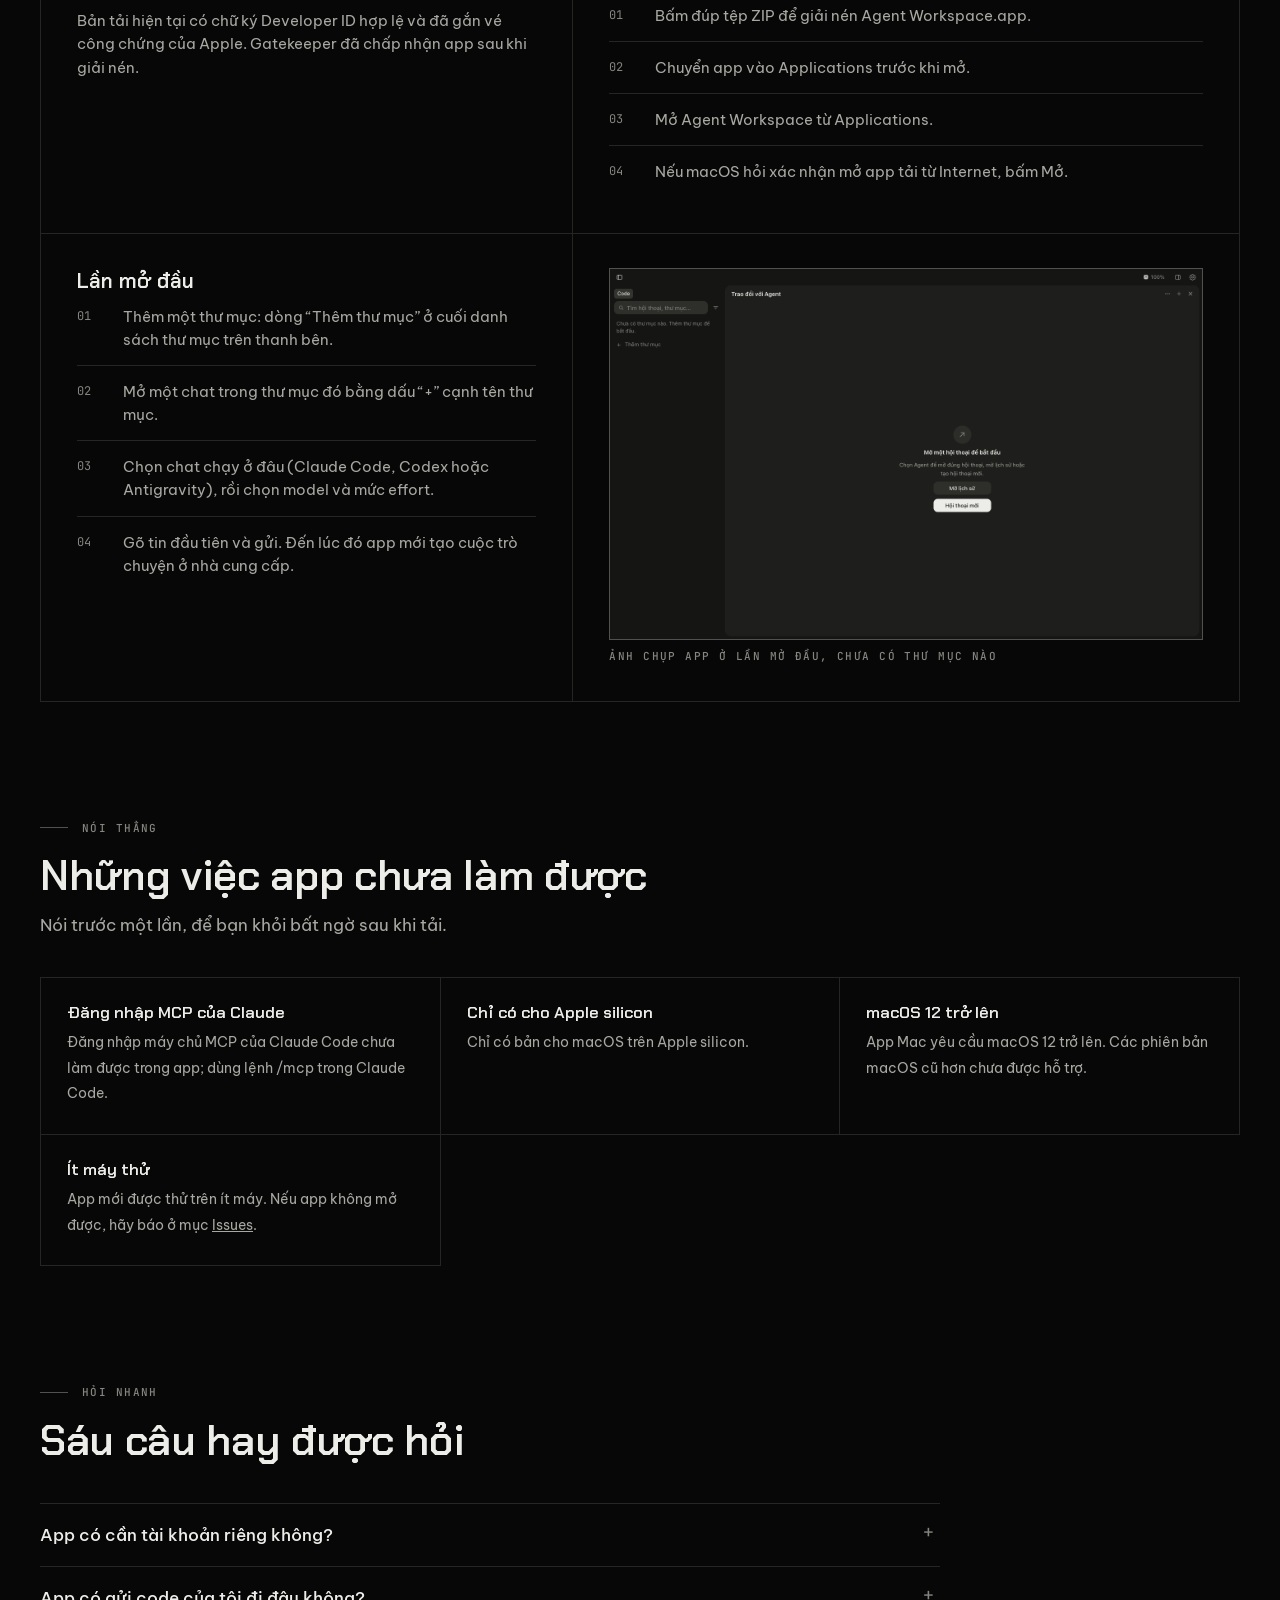
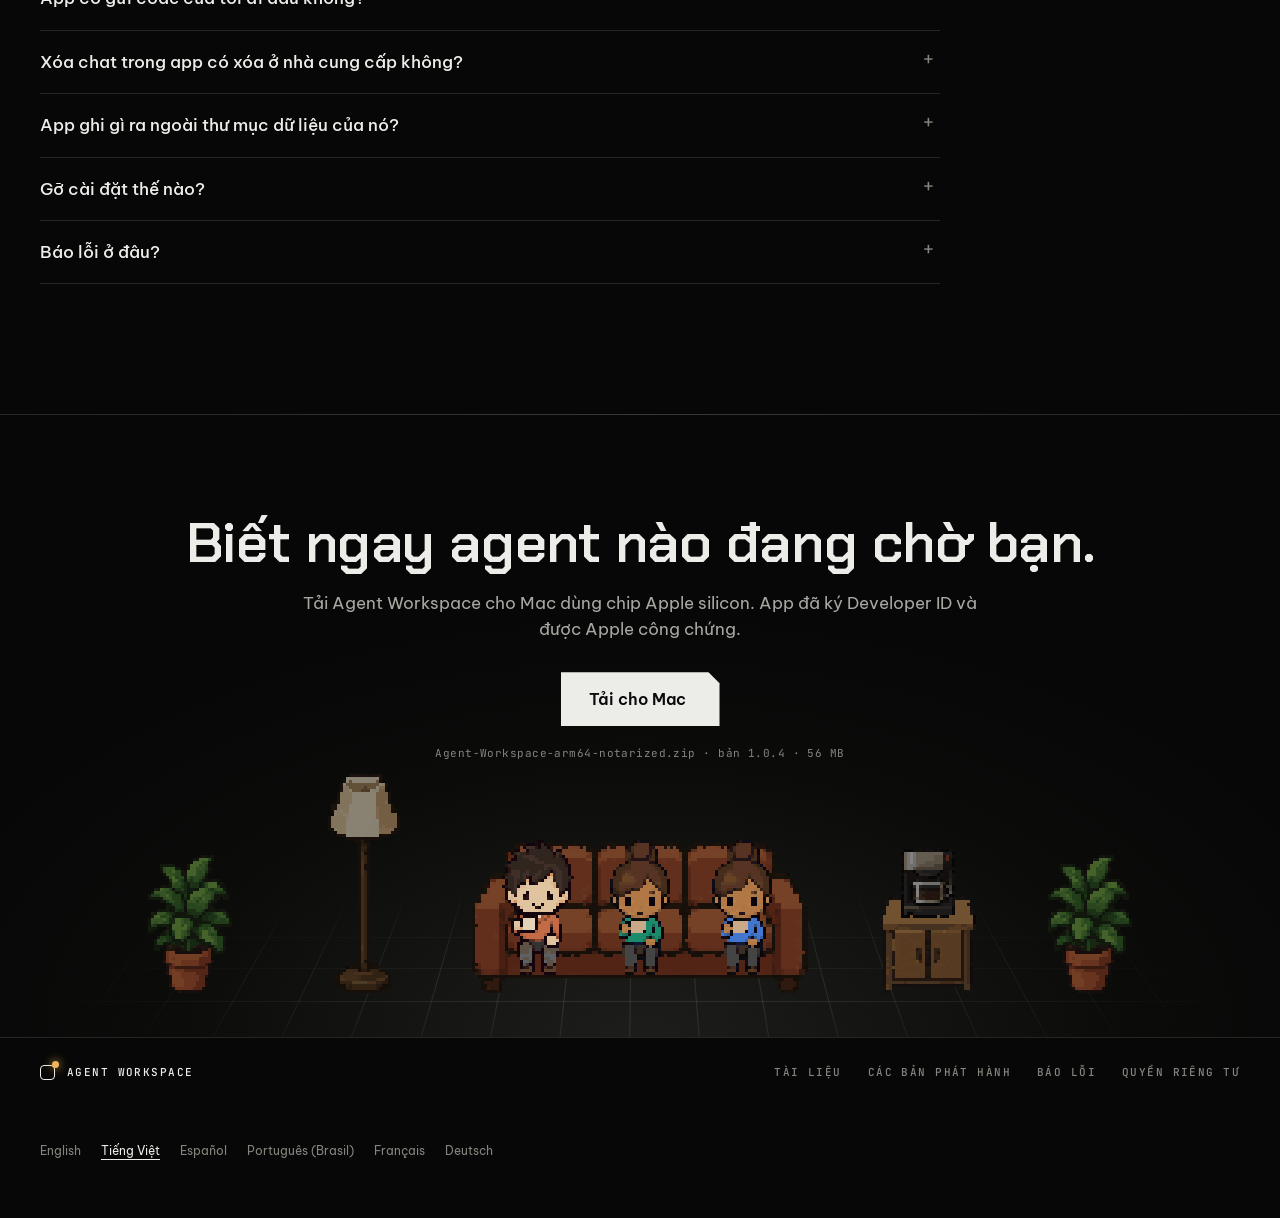
<file: vi/index.html>
<!doctype html>
<html lang="vi">
<head>
<meta charset="utf-8">
<meta name="viewport" content="width=device-width, initial-scale=1">
<title>Agent Workspace: Claude Code, Codex và Antigravity trong một cửa sổ</title>
<meta name="description" content="Agent Workspace là app macOS đặt Claude Code, Codex và Antigravity trong một cửa sổ, để bạn thấy agent nào đang chạy và agent nào đang đợi bạn.">
<meta name="theme-color" content="#070707">
<meta name="color-scheme" content="dark">
<link rel="canonical" href="https://dat08101999.github.io/agent-workspace/vi/">
<meta property="og:type" content="website">
<meta property="og:locale" content="vi_VN">
<meta property="og:title" content="Agent Workspace: Claude Code, Codex và Antigravity trong một cửa sổ">
<meta property="og:description" content="App macOS để thấy agent nào đang chạy, agent nào đang đợi bạn, trả lời ngay trong app và dừng một lượt khi cần.">
<meta property="og:url" content="https://dat08101999.github.io/agent-workspace/vi/">
<meta property="og:image" content="https://dat08101999.github.io/agent-workspace/assets/og.vi.png">
<meta property="og:image:width" content="1200">
<meta property="og:image:height" content="630">
<meta property="og:image:alt" content="Văn phòng pixel-art có bốn agent: một đang làm cùng agent con, hai đang vẫy tay chờ bạn, một vừa xong.">
<meta name="twitter:card" content="summary_large_image">
<meta name="twitter:image" content="https://dat08101999.github.io/agent-workspace/assets/og.vi.png">
<link rel="icon" href="../assets/icon.svg" type="image/svg+xml">
<link rel="icon" href="../assets/icon-32.png" sizes="32x32" type="image/png">
<link rel="apple-touch-icon" href="../assets/icon-180.png">
<link rel="preconnect" href="https://fonts.googleapis.com">
<link rel="preconnect" href="https://fonts.gstatic.com" crossorigin>
<link href="https://fonts.googleapis.com/css2?family=Be+Vietnam+Pro:wght@400;500;600&family=Chakra+Petch:wght@500;600&family=JetBrains+Mono:wght@400;500&display=swap" rel="stylesheet">
<link rel="preload" href="../assets/atlas.png" as="image">
<link rel="stylesheet" href="../style.css">
<script>document.documentElement.classList.add('js');</script>
<link rel="alternate" hreflang="en" href="https://dat08101999.github.io/agent-workspace/">
<link rel="alternate" hreflang="vi" href="https://dat08101999.github.io/agent-workspace/vi/">
<link rel="alternate" hreflang="es" href="https://dat08101999.github.io/agent-workspace/es/">
<link rel="alternate" hreflang="pt-BR" href="https://dat08101999.github.io/agent-workspace/pt-BR/">
<link rel="alternate" hreflang="fr" href="https://dat08101999.github.io/agent-workspace/fr/">
<link rel="alternate" hreflang="de" href="https://dat08101999.github.io/agent-workspace/de/">
<link rel="alternate" hreflang="x-default" href="https://dat08101999.github.io/agent-workspace/">
<script>
(() => {
const languages = [["en", "English", "en-US"], ["vi", "Tiếng Việt", "vi-VN"], ["es", "Español", "es-ES"], ["pt-BR", "Português (Brasil)", "pt-BR"], ["fr", "Français", "fr-FR"], ["de", "Deutsch", "de-DE"]];
})();
</script>
</head>
<body>

<header class="top">
  <div class="wrap">
    <a class="brand" href="#hero" aria-label="Agent Workspace, về đầu trang"><i class="mark"></i>Agent Workspace</a>
    <nav aria-label="Các mục của trang">
      <a href="#phim">Phim</a>
      <a href="#thay">Thấy</a>
      <a href="#duyet">Duyệt</a>
      <a href="#dung">Dừng</a>
      <a href="#tiep">Tiếp</a>
      <a href="#cai-dat">Cài đặt</a>
      <a class="btn small" href="https://github.com/dat08101999/agent-workspace/releases/latest/download/Agent-Workspace-arm64-notarized.zip">Tải cho Mac</a>
    </nav>
  </div>
</header>

<main>
  <!-- Phần mở đầu là bản dùng thử: một văn phòng với bốn Agent của app, mỗi Agent ở một trạng thái thật. -->
  <section class="hero" id="hero" aria-labelledby="say">
    <div class="hero-top">
      <h1 class="copy">
        <span class="sr" id="say" aria-live="polite">Bốn agent, một cửa sổ. Hai đang chờ bạn.</span>
        <span class="l" id="line1" aria-hidden="true">Bốn agent, một cửa sổ.</span>
        <span class="l needs" id="needs" aria-hidden="true">Hai đang chờ bạn.</span>
      </h1>
      <div class="side">
        <p>Agent Workspace đặt Claude Code, Codex và Antigravity vào một cửa sổ trên Mac. Bạn thấy agent nào đang chạy, agent nào đang chờ bạn, trả lời ngay trong app và dừng một lượt khi cần.</p>
        <div class="cta">
          <a class="btn" href="https://github.com/dat08101999/agent-workspace/releases/latest/download/Agent-Workspace-arm64-notarized.zip">Tải cho Mac</a>
          <a class="more" href="#phim">▸ Xem phim</a>
        </div>
        <p class="fine">macOS · Apple silicon · bản <span data-rel="version">1.0.4</span> · <span data-rel="size">56 MB</span></p>
      </div>
    </div>
    <div id="room"><div class="stage" id="stage"><div class="floor" id="floor"></div></div></div>
    <div class="dock" id="dock" aria-live="polite" hidden></div>
    <div class="hero-bar">
      <span class="label name">Thư mục gio-hang</span>
      <span class="chips" id="chips" aria-label="Số agent theo trạng thái"></span>
      <span class="label hint" id="hint">Thử ngay: bấm agent đang vẫy tay để trả lời nó.</span>
      <button class="again" id="again" hidden>Xem lại từ đầu</button>
    </div>
  </section>

  <div class="wrap">
    <div class="legend" id="legend" aria-label="Cách một agent báo trạng thái trong Văn phòng Agent của app"></div>
  </div>

  <section class="block wrap" id="phim">
    <div class="head reveal">
      <span class="label">Phim</span>
      <h2>Giao diện thật của app</h2>
      <p class="lead">Phim quay giao diện thật của Agent Workspace, với dữ liệu mẫu. Bốn phần đi theo bốn việc: thấy, duyệt, dừng, tiếp.</p>
    </div>
    <div class="filmbox">
    <div class="film reveal">
      <video id="film" controls playsinline muted preload="none" poster="../assets/film-poster.vi.jpg" aria-label="Phim về Agent Workspace: thấy, duyệt, dừng và tiếp">
        <source src="../assets/film.vi.mp4" type="video/mp4">
      </video>
    </div>
    <div class="chapters reveal" id="chapters">
      <button class="chapter" data-id="thay"><b><span>01</span>Thấy</b>Thanh bên báo chat nào đang chạy, chat nào đang đợi bạn.</button>
      <button class="chapter" data-id="duyet"><b><span>02</span>Duyệt</b>Với việc sửa tệp, thẻ duyệt cho thấy dòng bị xóa và dòng được thêm.</button>
      <button class="chapter" data-id="dung"><b><span>03</span>Dừng</b>Bạn dừng một lượt đang chạy; lượt đó ghi “Đã dừng lượt này.”</button>
      <button class="chapter" data-id="tiep"><b><span>04</span>Tiếp</b>Bạn gửi thêm tin khi lượt đang chạy.</button>
    </div>
    <p class="label film-note">Phim không có tiếng · tên thư mục, tên tệp và lời trong phim là dữ liệu mẫu</p>
    </div>
  </section>

  <section class="block wrap" id="viec">
    <div class="head reveal">
      <span class="label">Bốn việc</span>
      <h2>Thấy, duyệt, dừng, tiếp.</h2>
      <p class="lead">Bốn việc bạn làm với agent, mỗi việc một mẫu nhỏ. Việc nào cần bạn thì nổi lên phía trước.</p>
    </div>

    <article class="verb reveal" id="thay">
      <div class="ex-stage" aria-hidden="true"><div class="rows">
        <div><span>Viết test cho giỏ hàng<small>CODEX · ĐANG CHẠY</small></span></div>
        <div class="up"><span>Sửa giá sau giảm<small>CLAUDE CODE · CHỜ BẠN</small></span><b>!</b></div>
        <div><span>Dọn README<small>ANTIGRAVITY · ĐANG CHẠY</small></span></div>
        <div><span>Thêm mã giảm giá<small>CODEX · ĐÃ XONG</small></span></div>
      </div></div>
      <div class="words">
        <span class="label">01 Thấy</span>
        <h3>Thấy agent nào đang đợi bạn</h3>
        <p>Thanh bên gom các chat vào một chỗ. “Văn phòng Agent” vẽ mỗi agent thành một nhân vật pixel-art theo trạng thái thật.</p>
        <ul class="points">
          <li>Thanh bên cho biết chat nào đang chạy, chat nào đang đợi bạn (dấu “!”), kèm bộ đếm “N cần bạn”.</li>
          <li>Khi cửa sổ ở nền và một agent hỏi bạn, macOS hiện thông báo; biểu tượng Dock hiện số chat đang đợi.</li>
          <li>Lượt chạy xong thì macOS báo “đã xong”. Tắt được trong menu của app, mục “Báo khi Agent làm xong”; thông báo câu hỏi vẫn giữ.</li>
          <li>Sau mỗi lượt có khối liệt kê tệp đã sửa. Bấm vào một tệp để mở nó ở cột bên phải.</li>
        </ul>
      </div>
    </article>

    <article class="verb reveal" id="duyet">
      <div class="ex-stage" aria-hidden="true"><div class="code"><div>function finalPrice(price, discount) {</div><div class="del">  return price * discount</div><div class="add">  return price * (1 - discount)</div><div>}</div></div></div>
      <div class="words">
        <span class="label">02 Duyệt</span>
        <h3>Duyệt ngay trong app</h3>
        <p>Yêu cầu quyền của Claude Code, Codex và Antigravity hiện thành thẻ trong app. Bạn trả lời ngay tại đó.</p>
        <ul class="points">
          <li>Với việc sửa tệp, thẻ cho thấy thay đổi dưới dạng dòng bị xóa và dòng được thêm.</li>
          <li>Câu hỏi và kế hoạch của Claude Code cũng hiện ở đó để bạn trả lời.</li>
          <li>Câu hỏi từ một agent con của Claude đang chạy nền cũng hiện lên.</li>
        </ul>
      </div>
      <figure class="real">
        <img src="../assets/duyet.vi.png" width="1130" height="316" loading="lazy" alt="Thẻ duyệt trong app: Claude muốn sửa tệp README.md, một dòng bị xóa, một dòng được thêm, hai lựa chọn Có và Không.">
        <figcaption class="label">Ảnh chụp thẻ duyệt trong app</figcaption>
      </figure>
    </article>

    <article class="verb reveal" id="dung">
      <div class="ex-stage">
        <div class="panel" id="solo" aria-hidden="true"><div class="ph"><span>ANTIGRAVITY</span><span id="solostate">ĐANG CHẠY</span></div><ul class="log" id="sololog"></ul></div>
        <button id="stop">Dừng</button>
      </div>
      <div class="words">
        <span class="label">03 Dừng</span>
        <h3>Dừng một lượt đang chạy</h3>
        <p>Khi một agent đi sai hướng, bạn dừng lượt đó ngay trong app. Thử bấm “Dừng” ở mẫu này.</p>
        <ul class="points">
          <li>Bạn dừng được một lượt đang chạy.</li>
          <li>Lượt đã dừng được ghi “Đã dừng lượt này.”</li>
          <li>Lượt bị lỗi hiện lý do mà nhà cung cấp báo về.</li>
        </ul>
      </div>
    </article>

    <article class="verb reveal" id="tiep">
      <div class="ex-stage" aria-hidden="true">
        <div class="panel" id="duo"><div class="ph"><span>CODEX</span><span id="duostate">ĐANG CHẠY</span></div><ul class="log" id="duolog"></ul><div class="composer" id="duobox"><span id="duotext"></span><i>↑</i></div></div>
      </div>
      <div class="words">
        <span class="label">04 Tiếp</span>
        <h3>Nhắn tiếp khi lượt đang chạy</h3>
        <p>Bạn không phải chờ một lượt xong mới nói tiếp, và tải lại trang cũng không làm mất lượt đó.</p>
        <ul class="points">
          <li>Bạn gửi thêm tin khi lượt đang chạy.</li>
          <li>Bạn tải lại trang mà không mất lượt đang chạy.</li>
          <li>Mỗi chat có lựa chọn riêng về nơi chạy (Claude Code, Codex hoặc Antigravity), model và effort.</li>
          <li>Chat nháp không tạo gì ở nhà cung cấp cho đến tin đầu tiên.</li>
          <li>Sửa một tin đã gửi, hoặc rẽ nhánh từ một tin để thử hướng khác.</li>
          <li>Gửi kèm ảnh, PDF và tệp chữ; bật hoặc tắt máy chủ MCP ngay trong ô soạn tin.</li>
        </ul>
      </div>
    </article>
  </section>

  <section class="block wrap" id="cach-hoat-dong">
    <div class="head reveal">
      <span class="label">Cách hoạt động</span>
      <h2>App chạy ngay trên máy bạn</h2>
      <p class="lead">App là một cửa sổ native chứa một trang web chạy trên máy bạn. Trang đó do một server nhỏ phát ra, và app tự khởi động server này. Server nói chuyện với công cụ của nhà cung cấp ngay trên máy.</p>
    </div>
    <div class="flow reveal">
      <div class="mac">
        <span class="label">Trên máy Mac của bạn</span>
        <div class="node"><b>Cửa sổ app</b><span>Cửa sổ native, bên trong là trang web chạy trên máy bạn.</span></div>
        <i class="wire"><i></i></i>
        <div class="node"><b>Server cục bộ</b><code>127.0.0.1:5188</code><span>Do app tự khởi động, chỉ nghe ở địa chỉ này.</span></div>
        <i class="wire back"><i></i></i>
        <div class="node"><b>Claude Code · Codex · Antigravity</b><span>Các công cụ đã cài và đăng nhập sẵn trên máy bạn.</span><span class="cast" data-cast="c0.claude.front c1.codex.front c1.antigravity.front" aria-hidden="true"></span></div>
      </div>
      <div class="outside">
        <i class="wire"><i></i></i>
        <div class="node ghost"><b>Nhà cung cấp</b><span>Nội dung chat do chính công cụ của bạn gửi đi, không phải app.</span></div>
      </div>
    </div>
    <ul class="facts reveal">
      <li>App không có tài khoản riêng và không gọi API model nào.</li>
      <li>Mọi lượt chạy đều do công cụ của nhà cung cấp thực hiện.</li>
      <li>Token cục bộ, cơ sở dữ liệu và log nằm ở <code>~/Library/Application Support/Agent Workspace</code>.</li>
      <li>Xóa một chat hay một thư mục trong app không xóa gì ở phía nhà cung cấp.</li>
    </ul>
  </section>

  <section class="block wrap" id="cai-dat">
    <div class="head reveal">
      <span class="label">Cài đặt</span>
      <h2>Cài Agent Workspace</h2>
      <p class="lead">Một tệp ZIP chứa app Mac đã ký và được Apple công chứng. Server đã đi kèm; không cần cài .NET hay Node.</p>
    </div>
    <div class="install reveal">
      <div>
        <h4 class="sub">Cần gì để chạy</h4>
        <ul class="bare">
          <li>Máy Mac dùng chip Apple silicon, chạy macOS 12 trở lên.</li>
          <li>Có <code>python3</code> trong máy. Bản của Xcode Command Line Tools là đủ; chưa có thì chạy <code>xcode-select --install</code>.</li>
          <li>Ít nhất một công cụ đã cài và đã đăng nhập: Claude Code, Codex hoặc Antigravity.</li>
        </ul>
        <div class="get" id="tai-ngay">
          <a class="btn big" href="https://github.com/dat08101999/agent-workspace/releases/latest/download/Agent-Workspace-arm64-notarized.zip">Tải cho Mac</a>
          <p class="fine">Agent-Workspace-arm64-notarized.zip · bản <span data-rel="version">1.0.4</span> · <span data-rel="size">56 MB</span><br>SHA-256 <code data-rel="sha">9650c9d5d4097a70afcbacce51018938bf24d9b8e2d634b6bc8d428df403d871</code></p>
        </div>
      </div>
      <div>
        <h4 class="sub">Ba bước</h4>
        <ol class="steps">
          <li><b>Tải tệp ZIP</b>Bấm “Tải cho Mac” để lấy <code>Agent-Workspace-arm64-notarized.zip</code>.</li>
          <li><b>Chuyển vào Applications</b>Giải nén tệp, rồi kéo <code>Agent Workspace.app</code> vào thư mục Applications.</li>
          <li><b>Mở app</b>Mở Agent Workspace từ Applications. Nếu macOS hỏi có muốn mở app tải từ Internet, bấm Mở.</li>
        </ol>
      </div>
    </div>
    <div class="gate reveal">
      <div>
        <h3>Đã ký Developer ID và được Apple công chứng</h3>
        <p>Bản tải hiện tại có chữ ký Developer ID hợp lệ và đã gắn vé công chứng của Apple. Gatekeeper đã chấp nhận app sau khi giải nén.</p>
      </div>
      <div>
        <h4 class="sub">Khi mở lần đầu</h4>
        <ol class="steps">
          <li>Bấm đúp tệp ZIP để giải nén Agent Workspace.app.</li>
          <li>Chuyển app vào Applications trước khi mở.</li>
          <li>Mở Agent Workspace từ Applications.</li>
          <li>Nếu macOS hỏi xác nhận mở app tải từ Internet, bấm Mở.</li>
        </ol>
      </div>
    </div>
    <div class="first reveal">
      <div>
        <h3>Lần mở đầu</h3>
        <ol class="steps">
          <li>Thêm một thư mục: dòng “Thêm thư mục” ở cuối danh sách thư mục trên thanh bên.</li>
          <li>Mở một chat trong thư mục đó bằng dấu “+” cạnh tên thư mục.</li>
          <li>Chọn chat chạy ở đâu (Claude Code, Codex hoặc Antigravity), rồi chọn model và mức effort.</li>
          <li>Gõ tin đầu tiên và gửi. Đến lúc đó app mới tạo cuộc trò chuyện ở nhà cung cấp.</li>
        </ol>
      </div>
      <div>
        <figure>
          <img src="../assets/lan-mo-dau.vi.png" width="1440" height="900" loading="lazy" alt="Cửa sổ Agent Workspace ở lần mở đầu: thanh bên chưa có thư mục nào, có dòng Thêm thư mục.">
          <figcaption class="label">Ảnh chụp app ở lần mở đầu, chưa có thư mục nào</figcaption>
        </figure>
      </div>
    </div>
  </section>

  <section class="block wrap" id="noi-thang">
    <div class="head reveal">
      <span class="label">Nói thẳng</span>
      <h2>Những việc app chưa làm được</h2>
      <p class="lead">Nói trước một lần, để bạn khỏi bất ngờ sau khi tải.</p>
    </div>
    <div class="honest reveal">
      <div><b>Đăng nhập MCP của Claude</b><span>Đăng nhập máy chủ MCP của Claude Code chưa làm được trong app; dùng lệnh /mcp trong Claude Code.</span></div>
      <div><b>Chỉ có cho Apple silicon</b><span>Chỉ có bản cho macOS trên Apple silicon.</span></div>
      <div><b>macOS 12 trở lên</b><span>App Mac yêu cầu macOS 12 trở lên. Các phiên bản macOS cũ hơn chưa được hỗ trợ.</span></div>
      <div><b>Ít máy thử</b><span>App mới được thử trên ít máy. Nếu app không mở được, hãy báo ở mục <a href="https://github.com/dat08101999/agent-workspace/issues">Issues</a>.</span></div>
    </div>
  </section>

  <section class="block wrap" id="hoi-nhanh">
    <div class="head reveal">
      <span class="label">Hỏi nhanh</span>
      <h2>Sáu câu hay được hỏi</h2>
    </div>
    <div class="faq reveal">
      <details><summary>App có cần tài khoản riêng không?</summary><p>Không. App dùng Claude Code, Codex và Antigravity đã cài và đăng nhập sẵn trên máy bạn, và không gọi API model nào.</p></details>
      <details><summary>App có gửi code của tôi đi đâu không?</summary><p>Nội dung chat do chính công cụ Claude Code, Codex hoặc Antigravity của bạn gửi đi, không phải app. Mọi lượt chạy đều do công cụ của nhà cung cấp thực hiện. Server của app chỉ nghe ở <code>127.0.0.1</code>.</p></details>
      <details><summary>Xóa chat trong app có xóa ở nhà cung cấp không?</summary><p>Không. Xóa một chat hay một thư mục trong app không xóa gì ở phía nhà cung cấp.</p></details>
      <details><summary>App ghi gì ra ngoài thư mục dữ liệu của nó?</summary><p>Chỉ khi bạn yêu cầu. Ví dụ: bấm “Cài hook” ở mục “Nguồn trạng thái” thì app thêm một hook quan sát vào <code>~/.claude/settings.json</code> (Claude Code) hoặc <code>~/.gemini/config/hooks.json</code> (Antigravity). “Gỡ hook” gỡ nó đi.</p></details>
      <details><summary>Gỡ cài đặt thế nào?</summary><p>Nếu đã bấm “Cài hook”, bấm “Gỡ hook” trước. Thoát app, rồi kéo Agent Workspace từ Applications vào Thùng rác. Muốn xóa cả dữ liệu thì xóa thư mục <code>~/Library/Application Support/Agent Workspace</code>.</p></details>
      <details><summary>Báo lỗi ở đâu?</summary><p>Mở một issue ở <a href="https://github.com/dat08101999/agent-workspace/issues">mục Issues trên GitHub</a>. Ghi phiên bản app và macOS, chat chạy ở nhà cung cấp nào, các bước đã làm và điều bạn thấy. Đừng dán token hay nội dung chat nhạy cảm.</p></details>
    </div>
  </section>

  <section class="final" id="tai">
    <h2 id="lastline">Biết ngay agent nào đang chờ bạn.</h2>
    <p class="lead">Tải Agent Workspace cho Mac dùng chip Apple silicon. App đã ký Developer ID và được Apple công chứng.</p>
    <a class="btn big" href="https://github.com/dat08101999/agent-workspace/releases/latest/download/Agent-Workspace-arm64-notarized.zip">Tải cho Mac</a>
    <p class="fine">Agent-Workspace-arm64-notarized.zip · bản <span data-rel="version">1.0.4</span> · <span data-rel="size">56 MB</span></p>
    <div class="lounge" aria-hidden="true"><div class="tiles"></div><div class="set" id="lounge"></div></div>
  </section>
</main>

<footer>
  <div class="wrap">
    <a class="brand" href="#hero"><i class="mark"></i>Agent Workspace</a>
    <nav class="label" aria-label="Liên kết ngoài">
      <a href="https://github.com/dat08101999/agent-workspace#readme">Tài liệu</a>
      <a href="https://github.com/dat08101999/agent-workspace/releases">Các bản phát hành</a>
      <a href="https://github.com/dat08101999/agent-workspace/issues">Báo lỗi</a>
      <a href="privacy.html">Quyền riêng tư</a>
    </nav>
  </div>
  <div class="wrap"><nav class="language-menu" aria-label="Ngôn ngữ"><a href="../" lang="en" hreflang="en" data-language="en">English</a><a href="../vi/" lang="vi" hreflang="vi" data-language="vi" aria-current="page">Tiếng Việt</a><a href="../es/" lang="es" hreflang="es" data-language="es">Español</a><a href="../pt-BR/" lang="pt-BR" hreflang="pt-BR" data-language="pt-BR">Português (Brasil)</a><a href="../fr/" lang="fr" hreflang="fr" data-language="fr">Français</a><a href="../de/" lang="de" hreflang="de" data-language="de">Deutsch</a></nav></div>
</footer>

<script>window.SITE_TEXT = {"demo.text1": "ĐANG LÀM", "demo.text2": "CẦN DUYỆT", "demo.text3": "CÓ CÂU HỎI", "demo.text4": "VỪA XONG", "demo.text5": "RẢNH", "demo.text6": "ĐÃ DỪNG", "demo.text7": "ĐÃ TỪ CHỐI", "demo.text8": "CODEX", "demo.text9": "Viết test cho giỏ hàng", "demo.text10": "Đang đọc src/cart.js", "demo.text11": "Đang viết test/cart.test.js", "demo.text12": "Đang chờ agent con chạy test", "demo.text13": "Đang sửa test/cart.test.js", "demo.text14": "CLAUDE CODE", "demo.text15": "Sửa giá sau giảm", "demo.text16": "Sửa src/price.js", "demo.text17": "CLAUDE CODE", "demo.text18": "Thêm mã giảm giá", "demo.text19": "Mã hết hạn thì làm gì?", "demo.text20": "ANTIGRAVITY", "demo.text21": "Dọn README", "demo.text22": "Đã gọn README · 52s", "demo.text23": "Đã rút gọn README. Mục Cài đặt vẫn ở đó.", "demo.text24": "\u003ch4>Claude muốn sửa \u003ccode>src/price.js\u003c/code>\u003c/h4>\u003cdiv class=\"diff\">\u003cspan class=\"d\">  return price * discount\u003c/span>\n\u003cspan class=\"a\">  return price * (1 - discount)\u003c/span>\u003c/div>", "demo.text25": "Có", "demo.text26": "Đang sửa src/price.js", "demo.text27": "Đang chạy node test", "demo.text28": "Bốn test qua · 38s", "demo.text29": "Đã sửa công thức giá sau giảm. Bốn test đều qua.", "demo.text30": "Không", "demo.text31": "Mã giảm giá đã hết hạn thì nên làm gì?", "demo.text32": "Báo lỗi cho người mua", "demo.text33": "Đang sửa src/discount.js", "demo.text34": "Đang chạy node test", "demo.text35": "Năm test qua · 31s", "demo.text36": "Mã hết hạn giờ báo lỗi cho người mua. Năm test đều qua.", "demo.text37": "Bỏ qua mã đó", "demo.text38": "Đang sửa src/discount.js", "demo.text39": "Đang chạy node test", "demo.text40": "Năm test qua · 29s", "demo.text41": "Mã hết hạn giờ được bỏ qua, giá giữ nguyên. Năm test đều qua.", "demo.text42": "Đánh dấu đã xem", "demo.text43": "Dừng", "demo.text44": "Đã dừng lượt này.", "demo.text45": "Không sửa gì.", "demo.text46": "Không ai phải chờ bạn.", "demo.text47": "Một đang chờ bạn.", "demo.text48": "Hai đang chờ bạn.", "demo.text49": "Bốn agent, một cửa sổ. ", "demo.text50": "Cần bạn", "demo.text51": "Vừa xong", "demo.text52": "Đang làm", "demo.text53": "Rảnh", "demo.text54": "Đang làm", "demo.text55": "Ngồi gõ ở bàn, màn hình chạy chữ.", "demo.text56": "Đang gọi agent con", "demo.text57": "Robot ngồi bàn phụ, có đường nối về agent đã gọi nó.", "demo.text58": "Cần bạn", "demo.text59": "Đứng vẫy tay, có dấu !: chờ bạn duyệt, trả lời, hoặc lượt bị lỗi.", "demo.text60": "Vừa xong", "demo.text61": "Dấu ✓ còn đó tới khi bạn mở xem.", "demo.text62": "Rảnh", "demo.text63": "Rời bàn: ra sofa, đi lại, uống cà phê.", "demo.text64": "Chưa rõ", "demo.text65": "App chưa đọc được trạng thái; nhân vật mờ đi.", "demo.text66": "ĐANG CHẠY", "demo.text67": "Đang đọc README.md", "demo.text68": "Đã đọc README.md", "demo.text69": "Đang sửa README.md", "demo.text70": "Đã sửa README.md +4 −12", "demo.text71": "Đang chạy npm test", "demo.text72": "Đã chạy npm test", "demo.text73": "Đã dừng lượt này.", "demo.text74": "ĐÃ DỪNG", "demo.text75": "Dừng", "demo.text76": "Chạy lại", "demo.text77": "Thêm test cho trường hợp giảm giá âm", "demo.text78": "Đang đọc src/cart.js", "demo.text79": "Đã đọc src/cart.js", "demo.text80": "Đã sửa test/cart.test.js +18", "demo.text81": "ĐÃ XONG", "demo.text82": "Đang viết test/cart.test.js", "demo.text83": "Đã viết test/cart.test.js", "demo.text84": "Đang thêm test giảm giá âm", "demo.text85": "Đã sửa test/cart.test.js +18", "demo.text86": "Xong · bảy test qua", "demo.text87": "ĐÃ XONG", "demo.text88": " MB", "demo.text89": "Bốn agent, một cửa sổ.", "demo.runningTask": "“{task}” đang chạy.", "demo.childBadge": " · 1 AGENT CON", "demo.childCount": " agent con"};</script>
<script src="../app.js" defer></script>
<script>
document.querySelectorAll('[data-language]').forEach(link => {
  link.addEventListener('click', () => {
    try { localStorage.setItem('aw-site-language', link.dataset.language); } catch { /* Optional storage. */ }
  });
});
</script>
</body>
</html>
</file>
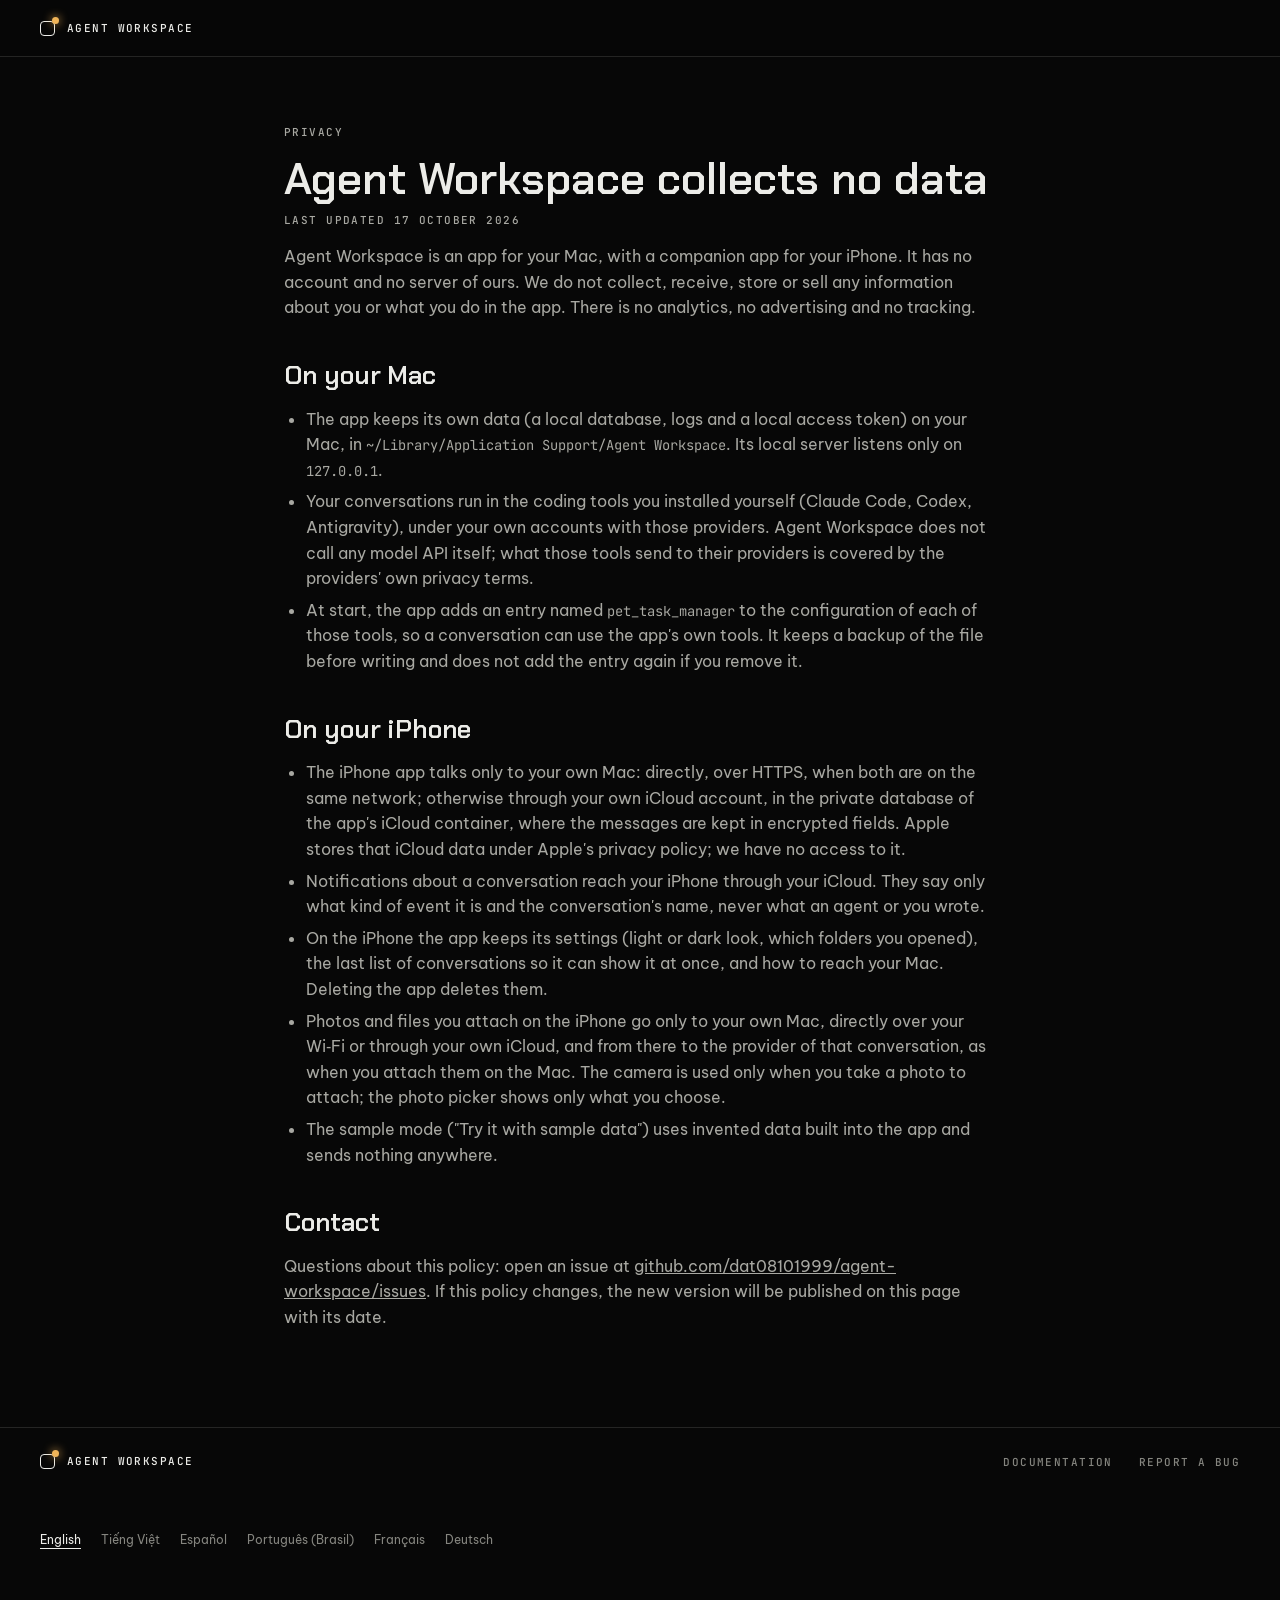
<file: privacy.html>
<!doctype html>
<html lang="en">
<head>
<meta charset="utf-8">
<meta name="viewport" content="width=device-width, initial-scale=1">
<title>Privacy · Agent Workspace</title>
<meta name="description" content="Agent Workspace for Mac and iPhone collects no data. Everything stays on your Mac and in your own iCloud.">
<meta property="og:locale" content="en_US">
<meta property="og:title" content="Privacy · Agent Workspace">
<meta property="og:description" content="Agent Workspace for Mac and iPhone collects no data. Everything stays on your Mac and in your own iCloud.">
<meta property="og:url" content="https://dat08101999.github.io/agent-workspace/privacy.html">
<meta name="theme-color" content="#070707">
<meta name="color-scheme" content="dark">
<link rel="canonical" href="https://dat08101999.github.io/agent-workspace/privacy.html">
<link rel="icon" href="assets/icon.svg" type="image/svg+xml">
<link rel="icon" href="assets/icon-32.png" sizes="32x32" type="image/png">
<link rel="preconnect" href="https://fonts.googleapis.com">
<link rel="preconnect" href="https://fonts.gstatic.com" crossorigin>
<link href="https://fonts.googleapis.com/css2?family=Be+Vietnam+Pro:wght@400;500;600&family=Chakra+Petch:wght@500;600&family=JetBrains+Mono:wght@400;500&display=swap" rel="stylesheet">
<link rel="stylesheet" href="style.css">
<style>
  .policy { max-width: 760px; margin: 0 auto; padding: 56px 24px 80px; }
  .policy h1 { margin: 14px 0 8px; font: 600 clamp(30px, 4vw, 44px)/1.12 var(--display); }
  .policy h2 { margin: 40px 0 10px; font-size: clamp(21px, 2.4vw, 26px); }
  .policy p, .policy li { color: var(--moon-2); }
  .policy strong { color: var(--moon); font-weight: 600; }
  .policy ul { padding-left: 22px; }
  .policy li { margin: 6px 0; }
  .policy hr { border: 0; border-top: 1px solid var(--line); margin: 56px 0 8px; }
  .policy .date { margin-top: 0; }
  @media (max-width: 600px) { .wrap { padding-left: 16px; padding-right: 16px; } .policy { padding: 40px 16px 64px; } }
</style>
<link rel="alternate" hreflang="en" href="https://dat08101999.github.io/agent-workspace/privacy.html">
<link rel="alternate" hreflang="vi" href="https://dat08101999.github.io/agent-workspace/vi/privacy.html">
<link rel="alternate" hreflang="es" href="https://dat08101999.github.io/agent-workspace/es/privacy.html">
<link rel="alternate" hreflang="pt-BR" href="https://dat08101999.github.io/agent-workspace/pt-BR/privacy.html">
<link rel="alternate" hreflang="fr" href="https://dat08101999.github.io/agent-workspace/fr/privacy.html">
<link rel="alternate" hreflang="de" href="https://dat08101999.github.io/agent-workspace/de/privacy.html">
<link rel="alternate" hreflang="x-default" href="https://dat08101999.github.io/agent-workspace/privacy.html">
<script>
(() => {
const languages = [["en", "English", "en-US"], ["vi", "Tiếng Việt", "vi-VN"], ["es", "Español", "es-ES"], ["pt-BR", "Português (Brasil)", "pt-BR"], ["fr", "Français", "fr-FR"], ["de", "Deutsch", "de-DE"]];
})();
</script>
</head>
<body>

<header class="top">
  <div class="wrap">
    <a class="brand" href="./" aria-label="Agent Workspace, home"><i class="mark"></i>Agent Workspace</a>

  </div>
</header>

<main class="policy">
  <section>

    <p class="label">Privacy</p>
    <h1>Agent Workspace collects no data</h1>
    <p class="date label">Last updated 17 October 2026</p>
    <p>Agent Workspace is an app for your Mac, with a companion app for your iPhone. It has no account and no server of ours. We do not collect, receive, store or sell any information about you or what you do in the app. There is no analytics, no advertising and no tracking.</p>

    <h2>On your Mac</h2>
    <ul>
      <li>The app keeps its own data (a local database, logs and a local access token) on your Mac, in <code>~/Library/Application Support/Agent Workspace</code>. Its local server listens only on <code>127.0.0.1</code>.</li>
      <li>Your conversations run in the coding tools you installed yourself (Claude Code, Codex, Antigravity), under your own accounts with those providers. Agent Workspace does not call any model API itself; what those tools send to their providers is covered by the providers' own privacy terms.</li>
      <li>At start, the app adds an entry named <code>pet_task_manager</code> to the configuration of each of those tools, so a conversation can use the app's own tools. It keeps a backup of the file before writing and does not add the entry again if you remove it.</li>
    </ul>

    <h2>On your iPhone</h2>
    <ul>
      <li>The iPhone app talks only to your own Mac: directly, over HTTPS, when both are on the same network; otherwise through your own iCloud account, in the private database of the app's iCloud container, where the messages are kept in encrypted fields. Apple stores that iCloud data under Apple's privacy policy; we have no access to it.</li>
      <li>Notifications about a conversation reach your iPhone through your iCloud. They say only what kind of event it is and the conversation's name, never what an agent or you wrote.</li>
      <li>On the iPhone the app keeps its settings (light or dark look, which folders you opened), the last list of conversations so it can show it at once, and how to reach your Mac. Deleting the app deletes them.</li>
      <li>Photos and files you attach on the iPhone go only to your own Mac, directly over your Wi‑Fi or through your own iCloud, and from there to the provider of that conversation, as when you attach them on the Mac. The camera is used only when you take a photo to attach; the photo picker shows only what you choose.</li>
      <li>The sample mode ("Try it with sample data") uses invented data built into the app and sends nothing anywhere.</li>
    </ul>

    <h2>Contact</h2>
    <p>Questions about this policy: open an issue at <a href="https://github.com/dat08101999/agent-workspace/issues">github.com/dat08101999/agent-workspace/issues</a>. If this policy changes, the new version will be published on this page with its date.</p>
  </section>
</main>

<footer>
  <div class="wrap">
    <a class="brand" href="./"><i class="mark"></i>Agent Workspace</a>
    <nav class="label" aria-label="External links">
      <a href="https://github.com/dat08101999/agent-workspace#readme">Documentation</a>
      <a href="https://github.com/dat08101999/agent-workspace/issues">Report a bug</a>
    </nav>
  </div>
  <div class="wrap"><nav class="language-menu" aria-label="Language"><a href="privacy.html" lang="en" hreflang="en" data-language="en" aria-current="page">English</a><a href="vi/privacy.html" lang="vi" hreflang="vi" data-language="vi">Tiếng Việt</a><a href="es/privacy.html" lang="es" hreflang="es" data-language="es">Español</a><a href="pt-BR/privacy.html" lang="pt-BR" hreflang="pt-BR" data-language="pt-BR">Português (Brasil)</a><a href="fr/privacy.html" lang="fr" hreflang="fr" data-language="fr">Français</a><a href="de/privacy.html" lang="de" hreflang="de" data-language="de">Deutsch</a></nav></div>
</footer>
<script>
document.querySelectorAll('[data-language]').forEach(link => {
  link.addEventListener('click', () => {
    try { localStorage.setItem('aw-site-language', link.dataset.language); } catch { /* Optional storage. */ }
  });
});
</script>
</body>
</html>
</file>
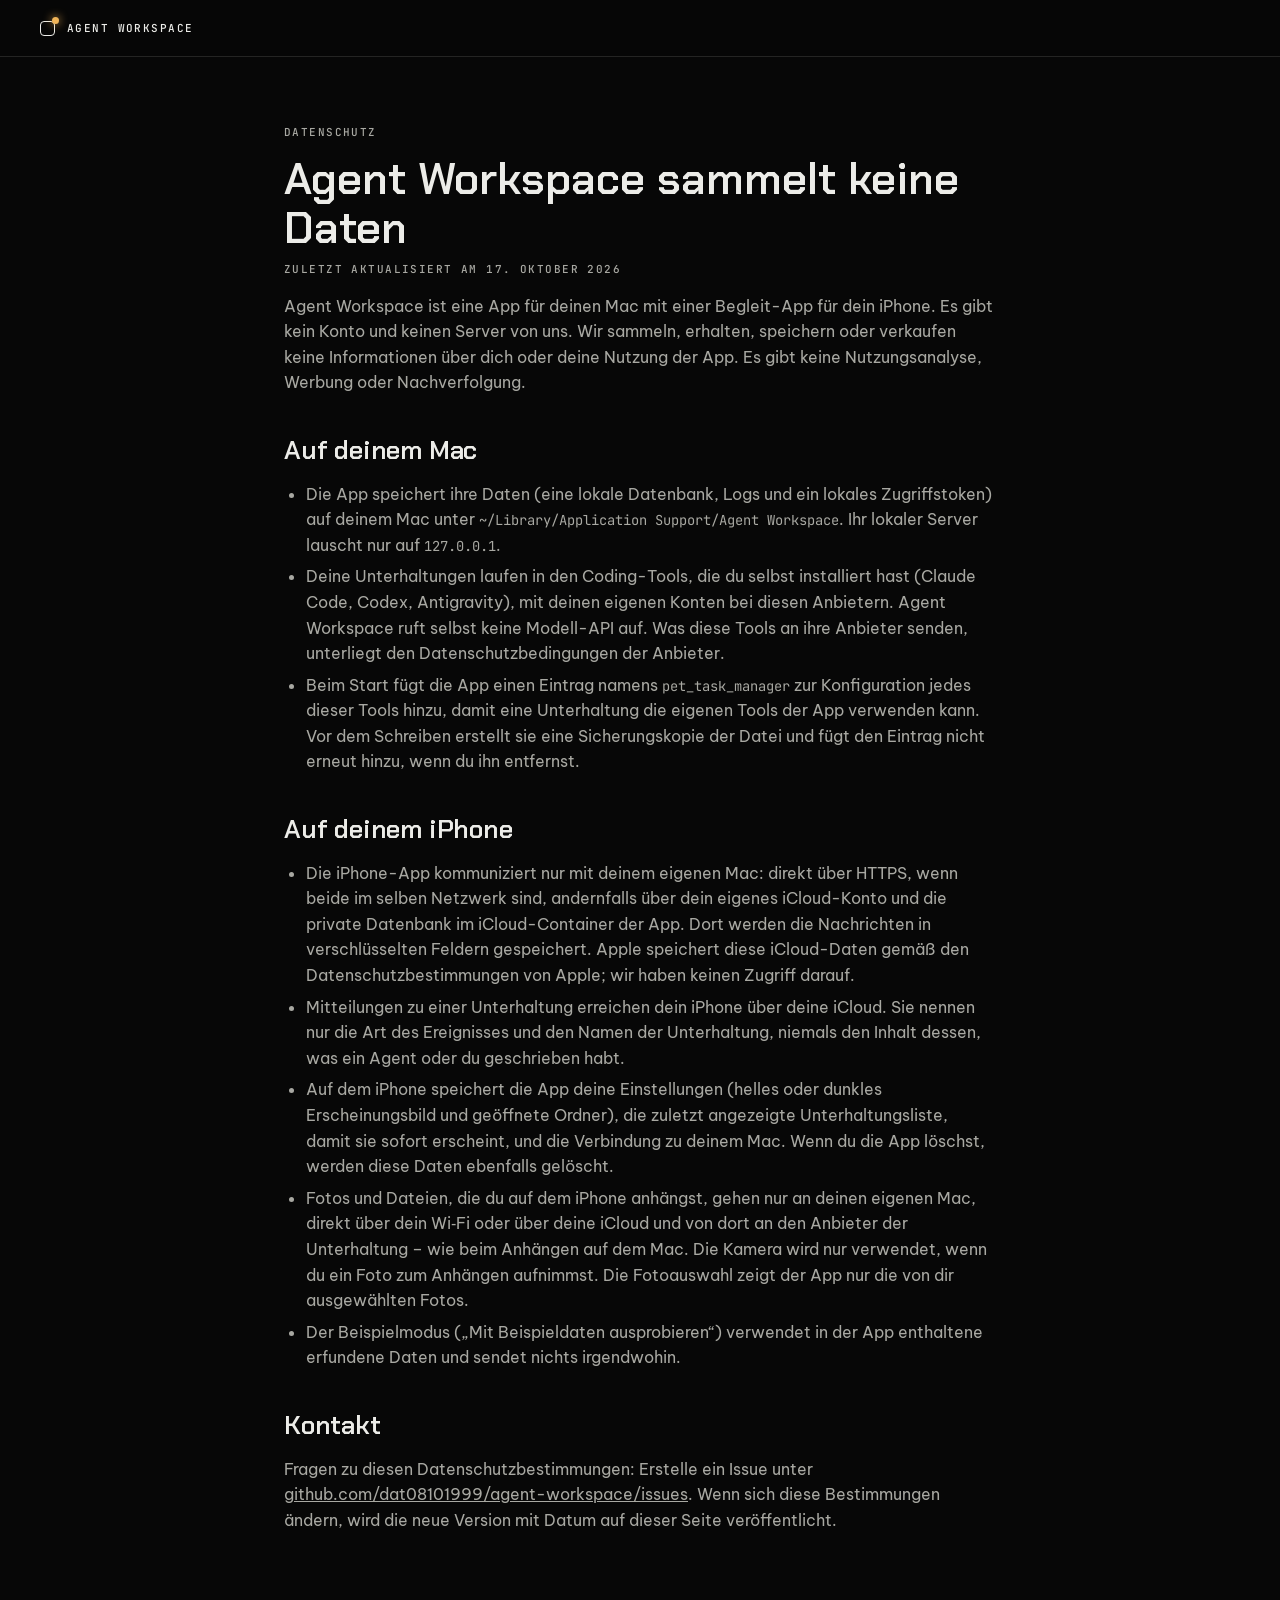
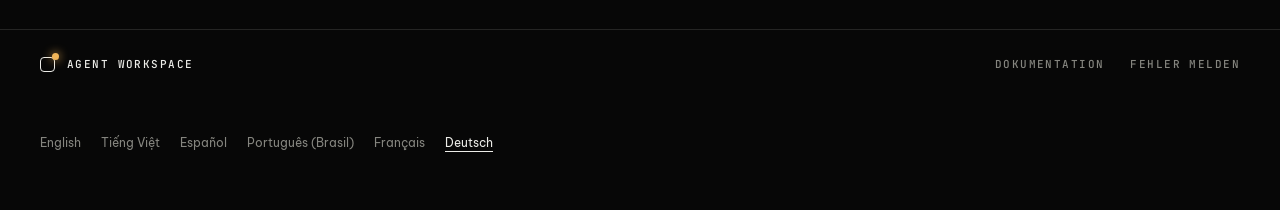
<file: de/privacy.html>
<!doctype html>
<html lang="de">
<head>
<meta charset="utf-8">
<meta name="viewport" content="width=device-width, initial-scale=1">
<title>Datenschutz · Agent Workspace</title>
<meta name="description" content="Agent Workspace für Mac und iPhone sammelt keine Daten. Alles bleibt auf deinem Mac und in deiner iCloud.">
<meta property="og:locale" content="de_DE">
<meta property="og:title" content="Datenschutz · Agent Workspace">
<meta property="og:description" content="Agent Workspace für Mac und iPhone sammelt keine Daten. Alles bleibt auf deinem Mac und in deiner iCloud.">
<meta property="og:url" content="https://dat08101999.github.io/agent-workspace/de/privacy.html">
<meta name="theme-color" content="#070707">
<meta name="color-scheme" content="dark">
<link rel="canonical" href="https://dat08101999.github.io/agent-workspace/de/privacy.html">
<link rel="icon" href="../assets/icon.svg" type="image/svg+xml">
<link rel="icon" href="../assets/icon-32.png" sizes="32x32" type="image/png">
<link rel="preconnect" href="https://fonts.googleapis.com">
<link rel="preconnect" href="https://fonts.gstatic.com" crossorigin>
<link href="https://fonts.googleapis.com/css2?family=Be+Vietnam+Pro:wght@400;500;600&family=Chakra+Petch:wght@500;600&family=JetBrains+Mono:wght@400;500&display=swap" rel="stylesheet">
<link rel="stylesheet" href="../style.css">
<style>
  .policy { max-width: 760px; margin: 0 auto; padding: 56px 24px 80px; }
  .policy h1 { margin: 14px 0 8px; font: 600 clamp(30px, 4vw, 44px)/1.12 var(--display); }
  .policy h2 { margin: 40px 0 10px; font-size: clamp(21px, 2.4vw, 26px); }
  .policy p, .policy li { color: var(--moon-2); }
  .policy strong { color: var(--moon); font-weight: 600; }
  .policy ul { padding-left: 22px; }
  .policy li { margin: 6px 0; }
  .policy hr { border: 0; border-top: 1px solid var(--line); margin: 56px 0 8px; }
  .policy .date { margin-top: 0; }
  @media (max-width: 600px) { .wrap { padding-left: 16px; padding-right: 16px; } .policy { padding: 40px 16px 64px; } }
</style>
<link rel="alternate" hreflang="en" href="https://dat08101999.github.io/agent-workspace/privacy.html">
<link rel="alternate" hreflang="vi" href="https://dat08101999.github.io/agent-workspace/vi/privacy.html">
<link rel="alternate" hreflang="es" href="https://dat08101999.github.io/agent-workspace/es/privacy.html">
<link rel="alternate" hreflang="pt-BR" href="https://dat08101999.github.io/agent-workspace/pt-BR/privacy.html">
<link rel="alternate" hreflang="fr" href="https://dat08101999.github.io/agent-workspace/fr/privacy.html">
<link rel="alternate" hreflang="de" href="https://dat08101999.github.io/agent-workspace/de/privacy.html">
<link rel="alternate" hreflang="x-default" href="https://dat08101999.github.io/agent-workspace/privacy.html">
<script>
(() => {
const languages = [["en", "English", "en-US"], ["vi", "Tiếng Việt", "vi-VN"], ["es", "Español", "es-ES"], ["pt-BR", "Português (Brasil)", "pt-BR"], ["fr", "Français", "fr-FR"], ["de", "Deutsch", "de-DE"]];
})();
</script>
</head>
<body>

<header class="top">
  <div class="wrap">
    <a class="brand" href="./" aria-label="Agent Workspace, Startseite"><i class="mark"></i>Agent Workspace</a>

  </div>
</header>

<main class="policy">
  <section>

    <p class="label">Datenschutz</p>
    <h1>Agent Workspace sammelt keine Daten</h1>
    <p class="date label">Zuletzt aktualisiert am 17. Oktober 2026</p>
    <p>Agent Workspace ist eine App für deinen Mac mit einer Begleit-App für dein iPhone. Es gibt kein Konto und keinen Server von uns. Wir sammeln, erhalten, speichern oder verkaufen keine Informationen über dich oder deine Nutzung der App. Es gibt keine Nutzungsanalyse, Werbung oder Nachverfolgung.</p>

    <h2>Auf deinem Mac</h2>
    <ul>
      <li>Die App speichert ihre Daten (eine lokale Datenbank, Logs und ein lokales Zugriffstoken) auf deinem Mac unter <code>~/Library/Application Support/Agent Workspace</code>. Ihr lokaler Server lauscht nur auf <code>127.0.0.1</code>.</li>
      <li>Deine Unterhaltungen laufen in den Coding-Tools, die du selbst installiert hast (Claude Code, Codex, Antigravity), mit deinen eigenen Konten bei diesen Anbietern. Agent Workspace ruft selbst keine Modell-API auf. Was diese Tools an ihre Anbieter senden, unterliegt den Datenschutzbedingungen der Anbieter.</li>
      <li>Beim Start fügt die App einen Eintrag namens <code>pet_task_manager</code> zur Konfiguration jedes dieser Tools hinzu, damit eine Unterhaltung die eigenen Tools der App verwenden kann. Vor dem Schreiben erstellt sie eine Sicherungskopie der Datei und fügt den Eintrag nicht erneut hinzu, wenn du ihn entfernst.</li>
    </ul>

    <h2>Auf deinem iPhone</h2>
    <ul>
      <li>Die iPhone-App kommuniziert nur mit deinem eigenen Mac: direkt über HTTPS, wenn beide im selben Netzwerk sind, andernfalls über dein eigenes iCloud-Konto und die private Datenbank im iCloud-Container der App. Dort werden die Nachrichten in verschlüsselten Feldern gespeichert. Apple speichert diese iCloud-Daten gemäß den Datenschutzbestimmungen von Apple; wir haben keinen Zugriff darauf.</li>
      <li>Mitteilungen zu einer Unterhaltung erreichen dein iPhone über deine iCloud. Sie nennen nur die Art des Ereignisses und den Namen der Unterhaltung, niemals den Inhalt dessen, was ein Agent oder du geschrieben habt.</li>
      <li>Auf dem iPhone speichert die App deine Einstellungen (helles oder dunkles Erscheinungsbild und geöffnete Ordner), die zuletzt angezeigte Unterhaltungsliste, damit sie sofort erscheint, und die Verbindung zu deinem Mac. Wenn du die App löschst, werden diese Daten ebenfalls gelöscht.</li>
      <li>Fotos und Dateien, die du auf dem iPhone anhängst, gehen nur an deinen eigenen Mac, direkt über dein Wi‑Fi oder über deine iCloud und von dort an den Anbieter der Unterhaltung – wie beim Anhängen auf dem Mac. Die Kamera wird nur verwendet, wenn du ein Foto zum Anhängen aufnimmst. Die Fotoauswahl zeigt der App nur die von dir ausgewählten Fotos.</li>
      <li>Der Beispielmodus („Mit Beispieldaten ausprobieren“) verwendet in der App enthaltene erfundene Daten und sendet nichts irgendwohin.</li>
    </ul>

    <h2>Kontakt</h2>
    <p>Fragen zu diesen Datenschutzbestimmungen: Erstelle ein Issue unter <a href="https://github.com/dat08101999/agent-workspace/issues">github.com/dat08101999/agent-workspace/issues</a>. Wenn sich diese Bestimmungen ändern, wird die neue Version mit Datum auf dieser Seite veröffentlicht.</p>
  </section>
</main>

<footer>
  <div class="wrap">
    <a class="brand" href="./"><i class="mark"></i>Agent Workspace</a>
    <nav class="label" aria-label="Externe Links">
      <a href="https://github.com/dat08101999/agent-workspace#readme">Dokumentation</a>
      <a href="https://github.com/dat08101999/agent-workspace/issues">Fehler melden</a>
    </nav>
  </div>
  <div class="wrap"><nav class="language-menu" aria-label="Sprache"><a href="../privacy.html" lang="en" hreflang="en" data-language="en">English</a><a href="../vi/privacy.html" lang="vi" hreflang="vi" data-language="vi">Tiếng Việt</a><a href="../es/privacy.html" lang="es" hreflang="es" data-language="es">Español</a><a href="../pt-BR/privacy.html" lang="pt-BR" hreflang="pt-BR" data-language="pt-BR">Português (Brasil)</a><a href="../fr/privacy.html" lang="fr" hreflang="fr" data-language="fr">Français</a><a href="../de/privacy.html" lang="de" hreflang="de" data-language="de" aria-current="page">Deutsch</a></nav></div>
</footer>
<script>
document.querySelectorAll('[data-language]').forEach(link => {
  link.addEventListener('click', () => {
    try { localStorage.setItem('aw-site-language', link.dataset.language); } catch { /* Optional storage. */ }
  });
});
</script>
</body>
</html>
</file>
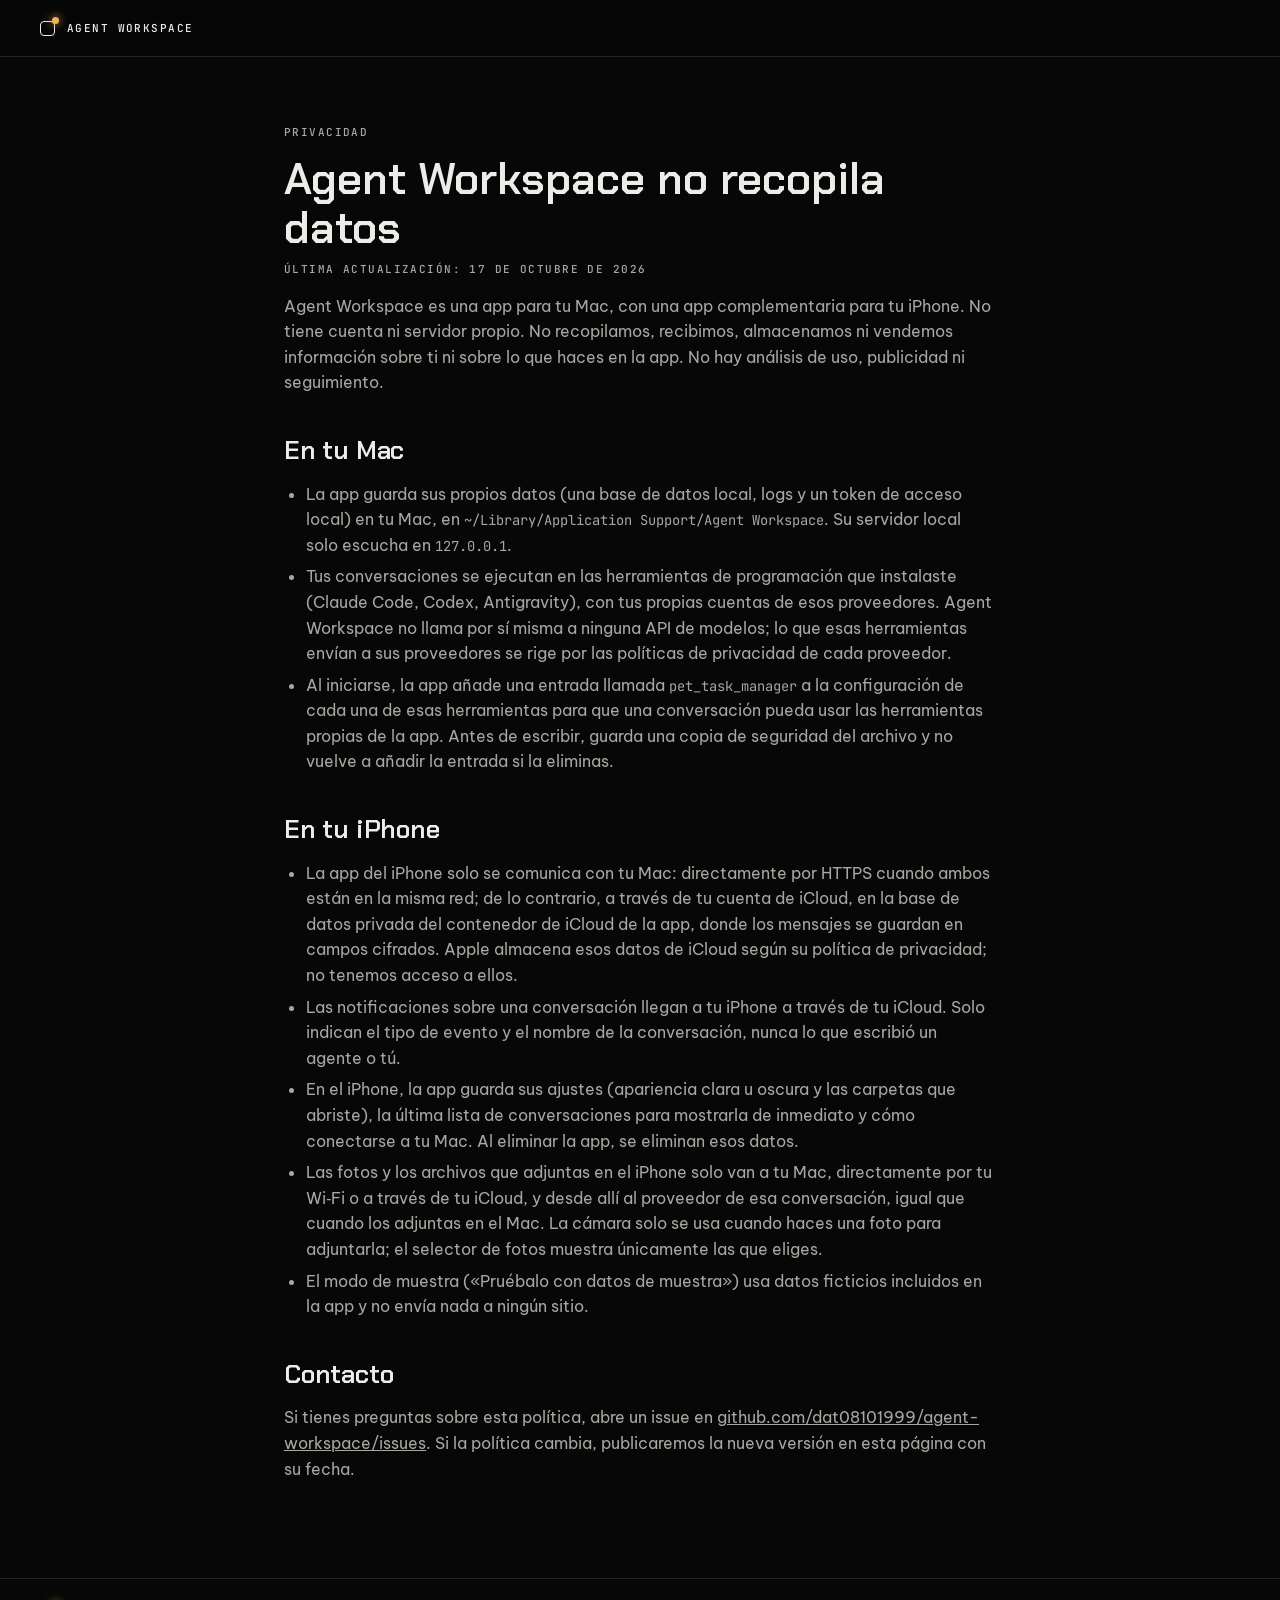
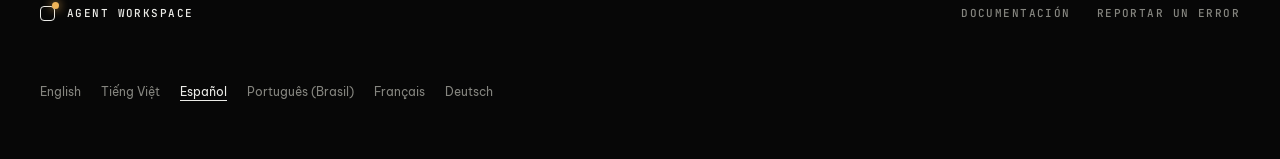
<file: es/privacy.html>
<!doctype html>
<html lang="es">
<head>
<meta charset="utf-8">
<meta name="viewport" content="width=device-width, initial-scale=1">
<title>Privacidad · Agent Workspace</title>
<meta name="description" content="Agent Workspace para Mac y iPhone no recopila datos. Todo se queda en tu Mac y en tu iCloud.">
<meta property="og:locale" content="es_ES">
<meta property="og:title" content="Privacidad · Agent Workspace">
<meta property="og:description" content="Agent Workspace para Mac y iPhone no recopila datos. Todo se queda en tu Mac y en tu iCloud.">
<meta property="og:url" content="https://dat08101999.github.io/agent-workspace/es/privacy.html">
<meta name="theme-color" content="#070707">
<meta name="color-scheme" content="dark">
<link rel="canonical" href="https://dat08101999.github.io/agent-workspace/es/privacy.html">
<link rel="icon" href="../assets/icon.svg" type="image/svg+xml">
<link rel="icon" href="../assets/icon-32.png" sizes="32x32" type="image/png">
<link rel="preconnect" href="https://fonts.googleapis.com">
<link rel="preconnect" href="https://fonts.gstatic.com" crossorigin>
<link href="https://fonts.googleapis.com/css2?family=Be+Vietnam+Pro:wght@400;500;600&family=Chakra+Petch:wght@500;600&family=JetBrains+Mono:wght@400;500&display=swap" rel="stylesheet">
<link rel="stylesheet" href="../style.css">
<style>
  .policy { max-width: 760px; margin: 0 auto; padding: 56px 24px 80px; }
  .policy h1 { margin: 14px 0 8px; font: 600 clamp(30px, 4vw, 44px)/1.12 var(--display); }
  .policy h2 { margin: 40px 0 10px; font-size: clamp(21px, 2.4vw, 26px); }
  .policy p, .policy li { color: var(--moon-2); }
  .policy strong { color: var(--moon); font-weight: 600; }
  .policy ul { padding-left: 22px; }
  .policy li { margin: 6px 0; }
  .policy hr { border: 0; border-top: 1px solid var(--line); margin: 56px 0 8px; }
  .policy .date { margin-top: 0; }
  @media (max-width: 600px) { .wrap { padding-left: 16px; padding-right: 16px; } .policy { padding: 40px 16px 64px; } }
</style>
<link rel="alternate" hreflang="en" href="https://dat08101999.github.io/agent-workspace/privacy.html">
<link rel="alternate" hreflang="vi" href="https://dat08101999.github.io/agent-workspace/vi/privacy.html">
<link rel="alternate" hreflang="es" href="https://dat08101999.github.io/agent-workspace/es/privacy.html">
<link rel="alternate" hreflang="pt-BR" href="https://dat08101999.github.io/agent-workspace/pt-BR/privacy.html">
<link rel="alternate" hreflang="fr" href="https://dat08101999.github.io/agent-workspace/fr/privacy.html">
<link rel="alternate" hreflang="de" href="https://dat08101999.github.io/agent-workspace/de/privacy.html">
<link rel="alternate" hreflang="x-default" href="https://dat08101999.github.io/agent-workspace/privacy.html">
<script>
(() => {
const languages = [["en", "English", "en-US"], ["vi", "Tiếng Việt", "vi-VN"], ["es", "Español", "es-ES"], ["pt-BR", "Português (Brasil)", "pt-BR"], ["fr", "Français", "fr-FR"], ["de", "Deutsch", "de-DE"]];
})();
</script>
</head>
<body>

<header class="top">
  <div class="wrap">
    <a class="brand" href="./" aria-label="Agent Workspace, inicio"><i class="mark"></i>Agent Workspace</a>

  </div>
</header>

<main class="policy">
  <section>

    <p class="label">Privacidad</p>
    <h1>Agent Workspace no recopila datos</h1>
    <p class="date label">Última actualización: 17 de octubre de 2026</p>
    <p>Agent Workspace es una app para tu Mac, con una app complementaria para tu iPhone. No tiene cuenta ni servidor propio. No recopilamos, recibimos, almacenamos ni vendemos información sobre ti ni sobre lo que haces en la app. No hay análisis de uso, publicidad ni seguimiento.</p>

    <h2>En tu Mac</h2>
    <ul>
      <li>La app guarda sus propios datos (una base de datos local, logs y un token de acceso local) en tu Mac, en <code>~/Library/Application Support/Agent Workspace</code>. Su servidor local solo escucha en <code>127.0.0.1</code>.</li>
      <li>Tus conversaciones se ejecutan en las herramientas de programación que instalaste (Claude Code, Codex, Antigravity), con tus propias cuentas de esos proveedores. Agent Workspace no llama por sí misma a ninguna API de modelos; lo que esas herramientas envían a sus proveedores se rige por las políticas de privacidad de cada proveedor.</li>
      <li>Al iniciarse, la app añade una entrada llamada <code>pet_task_manager</code> a la configuración de cada una de esas herramientas para que una conversación pueda usar las herramientas propias de la app. Antes de escribir, guarda una copia de seguridad del archivo y no vuelve a añadir la entrada si la eliminas.</li>
    </ul>

    <h2>En tu iPhone</h2>
    <ul>
      <li>La app del iPhone solo se comunica con tu Mac: directamente por HTTPS cuando ambos están en la misma red; de lo contrario, a través de tu cuenta de iCloud, en la base de datos privada del contenedor de iCloud de la app, donde los mensajes se guardan en campos cifrados. Apple almacena esos datos de iCloud según su política de privacidad; no tenemos acceso a ellos.</li>
      <li>Las notificaciones sobre una conversación llegan a tu iPhone a través de tu iCloud. Solo indican el tipo de evento y el nombre de la conversación, nunca lo que escribió un agente o tú.</li>
      <li>En el iPhone, la app guarda sus ajustes (apariencia clara u oscura y las carpetas que abriste), la última lista de conversaciones para mostrarla de inmediato y cómo conectarse a tu Mac. Al eliminar la app, se eliminan esos datos.</li>
      <li>Las fotos y los archivos que adjuntas en el iPhone solo van a tu Mac, directamente por tu Wi‑Fi o a través de tu iCloud, y desde allí al proveedor de esa conversación, igual que cuando los adjuntas en el Mac. La cámara solo se usa cuando haces una foto para adjuntarla; el selector de fotos muestra únicamente las que eliges.</li>
      <li>El modo de muestra («Pruébalo con datos de muestra») usa datos ficticios incluidos en la app y no envía nada a ningún sitio.</li>
    </ul>

    <h2>Contacto</h2>
    <p>Si tienes preguntas sobre esta política, abre un issue en <a href="https://github.com/dat08101999/agent-workspace/issues">github.com/dat08101999/agent-workspace/issues</a>. Si la política cambia, publicaremos la nueva versión en esta página con su fecha.</p>
  </section>
</main>

<footer>
  <div class="wrap">
    <a class="brand" href="./"><i class="mark"></i>Agent Workspace</a>
    <nav class="label" aria-label="Enlaces externos">
      <a href="https://github.com/dat08101999/agent-workspace#readme">Documentación</a>
      <a href="https://github.com/dat08101999/agent-workspace/issues">Reportar un error</a>
    </nav>
  </div>
  <div class="wrap"><nav class="language-menu" aria-label="Idioma"><a href="../privacy.html" lang="en" hreflang="en" data-language="en">English</a><a href="../vi/privacy.html" lang="vi" hreflang="vi" data-language="vi">Tiếng Việt</a><a href="../es/privacy.html" lang="es" hreflang="es" data-language="es" aria-current="page">Español</a><a href="../pt-BR/privacy.html" lang="pt-BR" hreflang="pt-BR" data-language="pt-BR">Português (Brasil)</a><a href="../fr/privacy.html" lang="fr" hreflang="fr" data-language="fr">Français</a><a href="../de/privacy.html" lang="de" hreflang="de" data-language="de">Deutsch</a></nav></div>
</footer>
<script>
document.querySelectorAll('[data-language]').forEach(link => {
  link.addEventListener('click', () => {
    try { localStorage.setItem('aw-site-language', link.dataset.language); } catch { /* Optional storage. */ }
  });
});
</script>
</body>
</html>
</file>
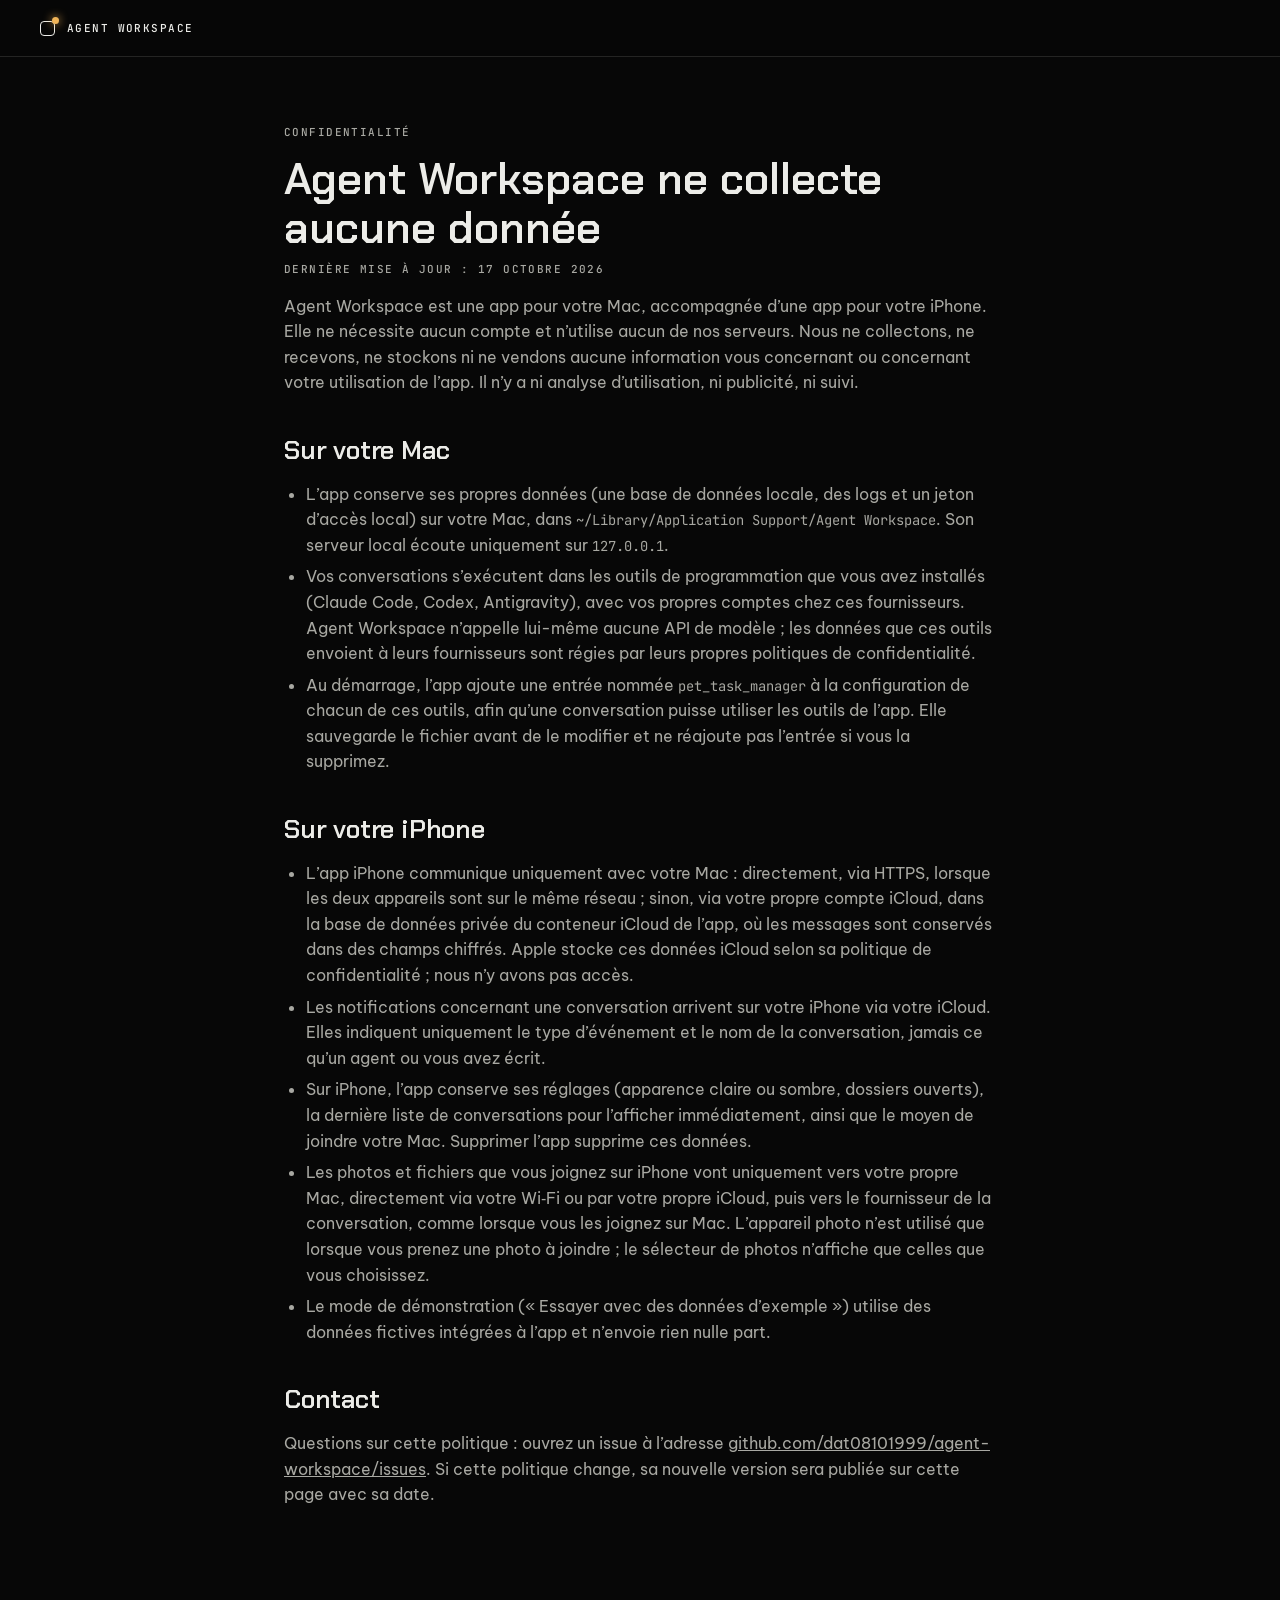
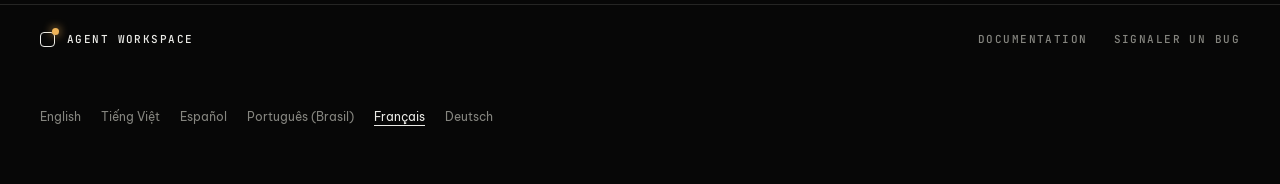
<file: fr/privacy.html>
<!doctype html>
<html lang="fr">
<head>
<meta charset="utf-8">
<meta name="viewport" content="width=device-width, initial-scale=1">
<title>Confidentialité · Agent Workspace</title>
<meta name="description" content="Agent Workspace pour Mac et iPhone ne collecte aucune donnée. Tout reste sur votre Mac et dans votre propre iCloud.">
<meta property="og:locale" content="fr_FR">
<meta property="og:title" content="Confidentialité · Agent Workspace">
<meta property="og:description" content="Agent Workspace pour Mac et iPhone ne collecte aucune donnée. Tout reste sur votre Mac et dans votre propre iCloud.">
<meta property="og:url" content="https://dat08101999.github.io/agent-workspace/fr/privacy.html">
<meta name="theme-color" content="#070707">
<meta name="color-scheme" content="dark">
<link rel="canonical" href="https://dat08101999.github.io/agent-workspace/fr/privacy.html">
<link rel="icon" href="../assets/icon.svg" type="image/svg+xml">
<link rel="icon" href="../assets/icon-32.png" sizes="32x32" type="image/png">
<link rel="preconnect" href="https://fonts.googleapis.com">
<link rel="preconnect" href="https://fonts.gstatic.com" crossorigin>
<link href="https://fonts.googleapis.com/css2?family=Be+Vietnam+Pro:wght@400;500;600&family=Chakra+Petch:wght@500;600&family=JetBrains+Mono:wght@400;500&display=swap" rel="stylesheet">
<link rel="stylesheet" href="../style.css">
<style>
  .policy { max-width: 760px; margin: 0 auto; padding: 56px 24px 80px; }
  .policy h1 { margin: 14px 0 8px; font: 600 clamp(30px, 4vw, 44px)/1.12 var(--display); }
  .policy h2 { margin: 40px 0 10px; font-size: clamp(21px, 2.4vw, 26px); }
  .policy p, .policy li { color: var(--moon-2); }
  .policy strong { color: var(--moon); font-weight: 600; }
  .policy ul { padding-left: 22px; }
  .policy li { margin: 6px 0; }
  .policy hr { border: 0; border-top: 1px solid var(--line); margin: 56px 0 8px; }
  .policy .date { margin-top: 0; }
  @media (max-width: 600px) { .wrap { padding-left: 16px; padding-right: 16px; } .policy { padding: 40px 16px 64px; } }
</style>
<link rel="alternate" hreflang="en" href="https://dat08101999.github.io/agent-workspace/privacy.html">
<link rel="alternate" hreflang="vi" href="https://dat08101999.github.io/agent-workspace/vi/privacy.html">
<link rel="alternate" hreflang="es" href="https://dat08101999.github.io/agent-workspace/es/privacy.html">
<link rel="alternate" hreflang="pt-BR" href="https://dat08101999.github.io/agent-workspace/pt-BR/privacy.html">
<link rel="alternate" hreflang="fr" href="https://dat08101999.github.io/agent-workspace/fr/privacy.html">
<link rel="alternate" hreflang="de" href="https://dat08101999.github.io/agent-workspace/de/privacy.html">
<link rel="alternate" hreflang="x-default" href="https://dat08101999.github.io/agent-workspace/privacy.html">
<script>
(() => {
const languages = [["en", "English", "en-US"], ["vi", "Tiếng Việt", "vi-VN"], ["es", "Español", "es-ES"], ["pt-BR", "Português (Brasil)", "pt-BR"], ["fr", "Français", "fr-FR"], ["de", "Deutsch", "de-DE"]];
})();
</script>
</head>
<body>

<header class="top">
  <div class="wrap">
    <a class="brand" href="./" aria-label="Agent Workspace, accueil"><i class="mark"></i>Agent Workspace</a>

  </div>
</header>

<main class="policy">
  <section>

    <p class="label">Confidentialité</p>
    <h1>Agent Workspace ne collecte aucune donnée</h1>
    <p class="date label">Dernière mise à jour : 17 octobre 2026</p>
    <p>Agent Workspace est une app pour votre Mac, accompagnée d’une app pour votre iPhone. Elle ne nécessite aucun compte et n’utilise aucun de nos serveurs. Nous ne collectons, ne recevons, ne stockons ni ne vendons aucune information vous concernant ou concernant votre utilisation de l’app. Il n’y a ni analyse d’utilisation, ni publicité, ni suivi.</p>

    <h2>Sur votre Mac</h2>
    <ul>
      <li>L’app conserve ses propres données (une base de données locale, des logs et un jeton d’accès local) sur votre Mac, dans <code>~/Library/Application Support/Agent Workspace</code>. Son serveur local écoute uniquement sur <code>127.0.0.1</code>.</li>
      <li>Vos conversations s’exécutent dans les outils de programmation que vous avez installés (Claude Code, Codex, Antigravity), avec vos propres comptes chez ces fournisseurs. Agent Workspace n’appelle lui-même aucune API de modèle ; les données que ces outils envoient à leurs fournisseurs sont régies par leurs propres politiques de confidentialité.</li>
      <li>Au démarrage, l’app ajoute une entrée nommée <code>pet_task_manager</code> à la configuration de chacun de ces outils, afin qu’une conversation puisse utiliser les outils de l’app. Elle sauvegarde le fichier avant de le modifier et ne réajoute pas l’entrée si vous la supprimez.</li>
    </ul>

    <h2>Sur votre iPhone</h2>
    <ul>
      <li>L’app iPhone communique uniquement avec votre Mac : directement, via HTTPS, lorsque les deux appareils sont sur le même réseau ; sinon, via votre propre compte iCloud, dans la base de données privée du conteneur iCloud de l’app, où les messages sont conservés dans des champs chiffrés. Apple stocke ces données iCloud selon sa politique de confidentialité ; nous n’y avons pas accès.</li>
      <li>Les notifications concernant une conversation arrivent sur votre iPhone via votre iCloud. Elles indiquent uniquement le type d’événement et le nom de la conversation, jamais ce qu’un agent ou vous avez écrit.</li>
      <li>Sur iPhone, l’app conserve ses réglages (apparence claire ou sombre, dossiers ouverts), la dernière liste de conversations pour l’afficher immédiatement, ainsi que le moyen de joindre votre Mac. Supprimer l’app supprime ces données.</li>
      <li>Les photos et fichiers que vous joignez sur iPhone vont uniquement vers votre propre Mac, directement via votre Wi‑Fi ou par votre propre iCloud, puis vers le fournisseur de la conversation, comme lorsque vous les joignez sur Mac. L’appareil photo n’est utilisé que lorsque vous prenez une photo à joindre ; le sélecteur de photos n’affiche que celles que vous choisissez.</li>
      <li>Le mode de démonstration (« Essayer avec des données d’exemple ») utilise des données fictives intégrées à l’app et n’envoie rien nulle part.</li>
    </ul>

    <h2>Contact</h2>
    <p>Questions sur cette politique : ouvrez un issue à l’adresse <a href="https://github.com/dat08101999/agent-workspace/issues">github.com/dat08101999/agent-workspace/issues</a>. Si cette politique change, sa nouvelle version sera publiée sur cette page avec sa date.</p>
  </section>
</main>

<footer>
  <div class="wrap">
    <a class="brand" href="./"><i class="mark"></i>Agent Workspace</a>
    <nav class="label" aria-label="Liens externes">
      <a href="https://github.com/dat08101999/agent-workspace#readme">Documentation</a>
      <a href="https://github.com/dat08101999/agent-workspace/issues">Signaler un bug</a>
    </nav>
  </div>
  <div class="wrap"><nav class="language-menu" aria-label="Langue"><a href="../privacy.html" lang="en" hreflang="en" data-language="en">English</a><a href="../vi/privacy.html" lang="vi" hreflang="vi" data-language="vi">Tiếng Việt</a><a href="../es/privacy.html" lang="es" hreflang="es" data-language="es">Español</a><a href="../pt-BR/privacy.html" lang="pt-BR" hreflang="pt-BR" data-language="pt-BR">Português (Brasil)</a><a href="../fr/privacy.html" lang="fr" hreflang="fr" data-language="fr" aria-current="page">Français</a><a href="../de/privacy.html" lang="de" hreflang="de" data-language="de">Deutsch</a></nav></div>
</footer>
<script>
document.querySelectorAll('[data-language]').forEach(link => {
  link.addEventListener('click', () => {
    try { localStorage.setItem('aw-site-language', link.dataset.language); } catch { /* Optional storage. */ }
  });
});
</script>
</body>
</html>
</file>
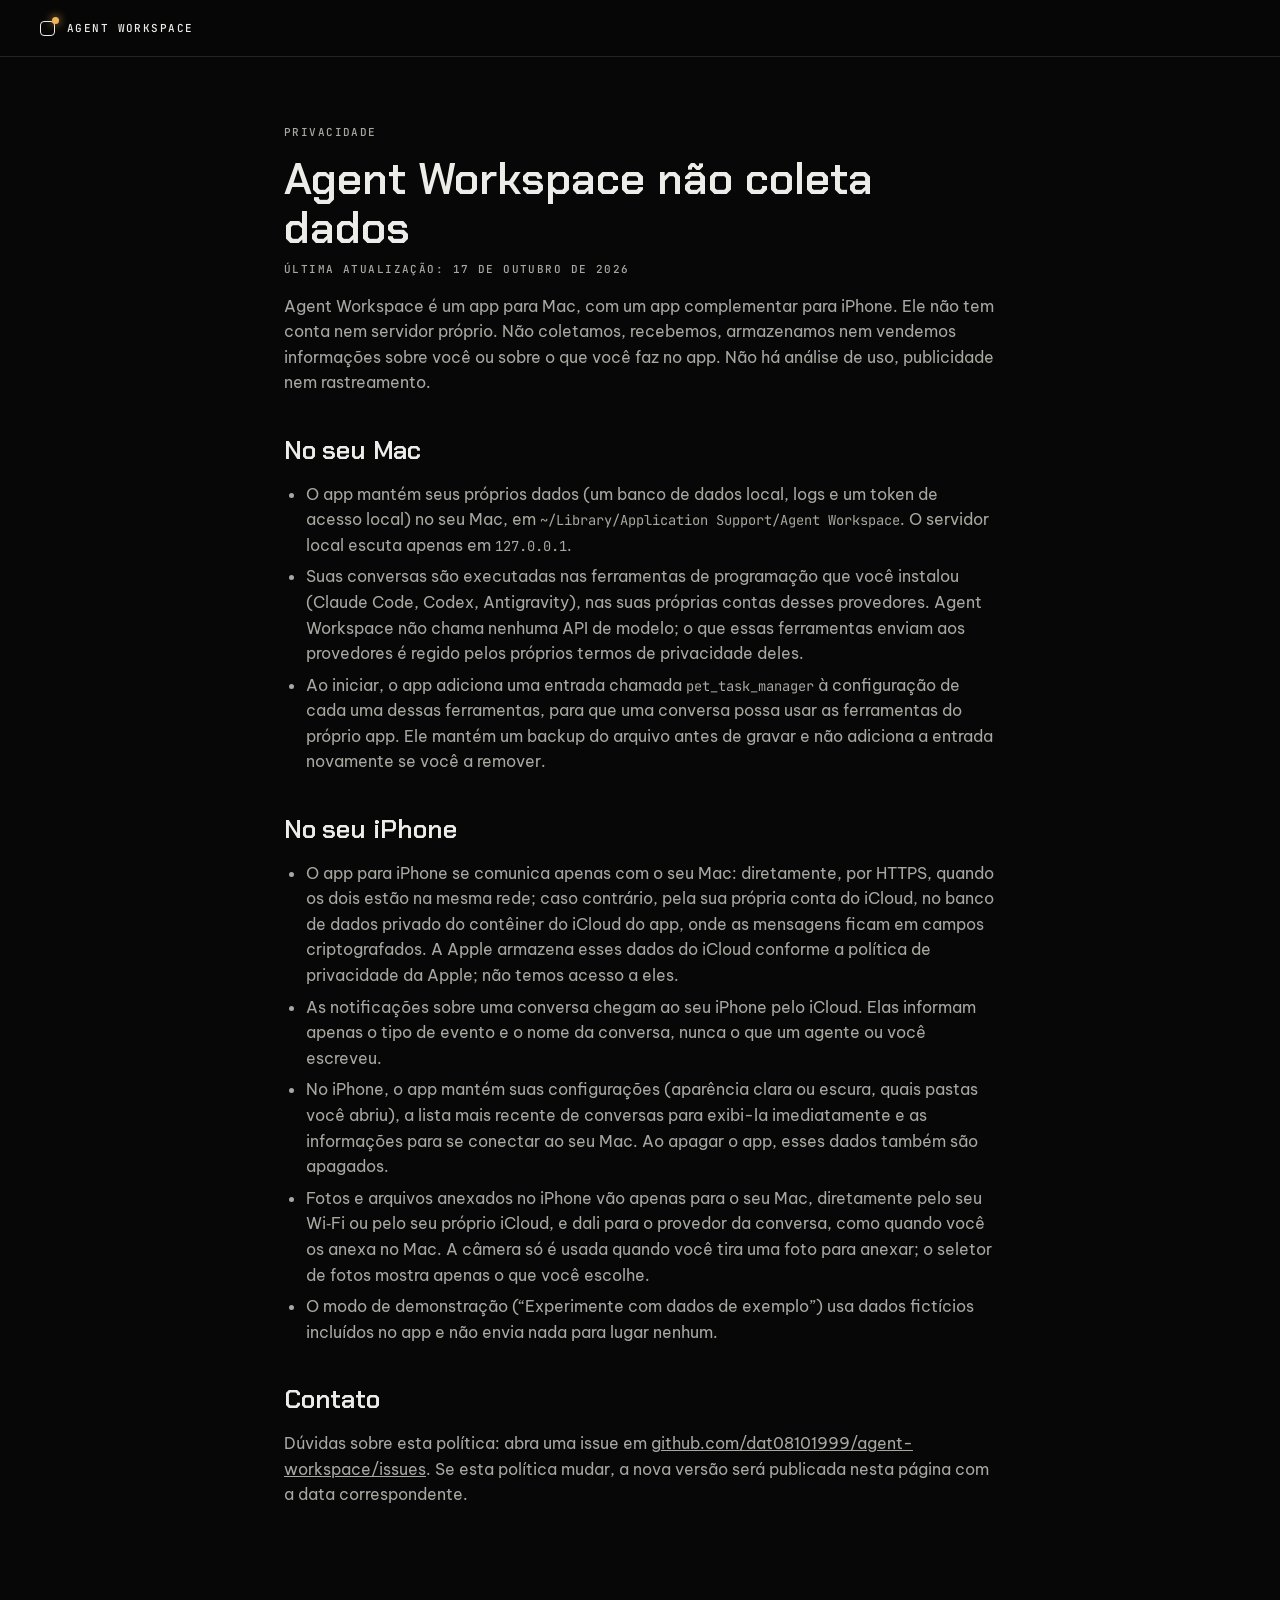
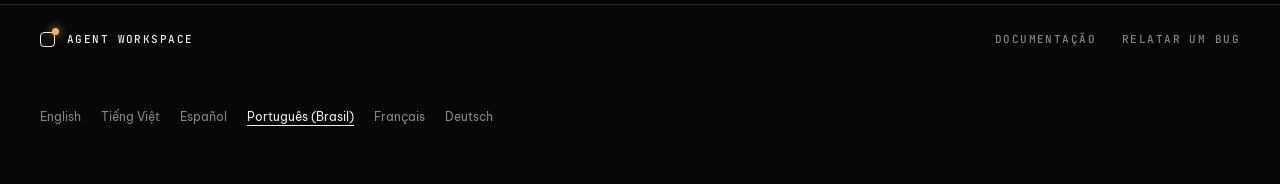
<file: pt-BR/privacy.html>
<!doctype html>
<html lang="pt-BR">
<head>
<meta charset="utf-8">
<meta name="viewport" content="width=device-width, initial-scale=1">
<title>Privacidade · Agent Workspace</title>
<meta name="description" content="Agent Workspace para Mac e iPhone não coleta dados. Tudo fica no seu Mac e no seu iCloud.">
<meta property="og:locale" content="pt_BR">
<meta property="og:title" content="Privacidade · Agent Workspace">
<meta property="og:description" content="Agent Workspace para Mac e iPhone não coleta dados. Tudo fica no seu Mac e no seu iCloud.">
<meta property="og:url" content="https://dat08101999.github.io/agent-workspace/pt-BR/privacy.html">
<meta name="theme-color" content="#070707">
<meta name="color-scheme" content="dark">
<link rel="canonical" href="https://dat08101999.github.io/agent-workspace/pt-BR/privacy.html">
<link rel="icon" href="../assets/icon.svg" type="image/svg+xml">
<link rel="icon" href="../assets/icon-32.png" sizes="32x32" type="image/png">
<link rel="preconnect" href="https://fonts.googleapis.com">
<link rel="preconnect" href="https://fonts.gstatic.com" crossorigin>
<link href="https://fonts.googleapis.com/css2?family=Be+Vietnam+Pro:wght@400;500;600&family=Chakra+Petch:wght@500;600&family=JetBrains+Mono:wght@400;500&display=swap" rel="stylesheet">
<link rel="stylesheet" href="../style.css">
<style>
  .policy { max-width: 760px; margin: 0 auto; padding: 56px 24px 80px; }
  .policy h1 { margin: 14px 0 8px; font: 600 clamp(30px, 4vw, 44px)/1.12 var(--display); }
  .policy h2 { margin: 40px 0 10px; font-size: clamp(21px, 2.4vw, 26px); }
  .policy p, .policy li { color: var(--moon-2); }
  .policy strong { color: var(--moon); font-weight: 600; }
  .policy ul { padding-left: 22px; }
  .policy li { margin: 6px 0; }
  .policy hr { border: 0; border-top: 1px solid var(--line); margin: 56px 0 8px; }
  .policy .date { margin-top: 0; }
  @media (max-width: 600px) { .wrap { padding-left: 16px; padding-right: 16px; } .policy { padding: 40px 16px 64px; } }
</style>
<link rel="alternate" hreflang="en" href="https://dat08101999.github.io/agent-workspace/privacy.html">
<link rel="alternate" hreflang="vi" href="https://dat08101999.github.io/agent-workspace/vi/privacy.html">
<link rel="alternate" hreflang="es" href="https://dat08101999.github.io/agent-workspace/es/privacy.html">
<link rel="alternate" hreflang="pt-BR" href="https://dat08101999.github.io/agent-workspace/pt-BR/privacy.html">
<link rel="alternate" hreflang="fr" href="https://dat08101999.github.io/agent-workspace/fr/privacy.html">
<link rel="alternate" hreflang="de" href="https://dat08101999.github.io/agent-workspace/de/privacy.html">
<link rel="alternate" hreflang="x-default" href="https://dat08101999.github.io/agent-workspace/privacy.html">
<script>
(() => {
const languages = [["en", "English", "en-US"], ["vi", "Tiếng Việt", "vi-VN"], ["es", "Español", "es-ES"], ["pt-BR", "Português (Brasil)", "pt-BR"], ["fr", "Français", "fr-FR"], ["de", "Deutsch", "de-DE"]];
})();
</script>
</head>
<body>

<header class="top">
  <div class="wrap">
    <a class="brand" href="./" aria-label="Agent Workspace, início"><i class="mark"></i>Agent Workspace</a>

  </div>
</header>

<main class="policy">
  <section>

    <p class="label">Privacidade</p>
    <h1>Agent Workspace não coleta dados</h1>
    <p class="date label">Última atualização: 17 de outubro de 2026</p>
    <p>Agent Workspace é um app para Mac, com um app complementar para iPhone. Ele não tem conta nem servidor próprio. Não coletamos, recebemos, armazenamos nem vendemos informações sobre você ou sobre o que você faz no app. Não há análise de uso, publicidade nem rastreamento.</p>

    <h2>No seu Mac</h2>
    <ul>
      <li>O app mantém seus próprios dados (um banco de dados local, logs e um token de acesso local) no seu Mac, em <code>~/Library/Application Support/Agent Workspace</code>. O servidor local escuta apenas em <code>127.0.0.1</code>.</li>
      <li>Suas conversas são executadas nas ferramentas de programação que você instalou (Claude Code, Codex, Antigravity), nas suas próprias contas desses provedores. Agent Workspace não chama nenhuma API de modelo; o que essas ferramentas enviam aos provedores é regido pelos próprios termos de privacidade deles.</li>
      <li>Ao iniciar, o app adiciona uma entrada chamada <code>pet_task_manager</code> à configuração de cada uma dessas ferramentas, para que uma conversa possa usar as ferramentas do próprio app. Ele mantém um backup do arquivo antes de gravar e não adiciona a entrada novamente se você a remover.</li>
    </ul>

    <h2>No seu iPhone</h2>
    <ul>
      <li>O app para iPhone se comunica apenas com o seu Mac: diretamente, por HTTPS, quando os dois estão na mesma rede; caso contrário, pela sua própria conta do iCloud, no banco de dados privado do contêiner do iCloud do app, onde as mensagens ficam em campos criptografados. A Apple armazena esses dados do iCloud conforme a política de privacidade da Apple; não temos acesso a eles.</li>
      <li>As notificações sobre uma conversa chegam ao seu iPhone pelo iCloud. Elas informam apenas o tipo de evento e o nome da conversa, nunca o que um agente ou você escreveu.</li>
      <li>No iPhone, o app mantém suas configurações (aparência clara ou escura, quais pastas você abriu), a lista mais recente de conversas para exibi-la imediatamente e as informações para se conectar ao seu Mac. Ao apagar o app, esses dados também são apagados.</li>
      <li>Fotos e arquivos anexados no iPhone vão apenas para o seu Mac, diretamente pelo seu Wi‑Fi ou pelo seu próprio iCloud, e dali para o provedor da conversa, como quando você os anexa no Mac. A câmera só é usada quando você tira uma foto para anexar; o seletor de fotos mostra apenas o que você escolhe.</li>
      <li>O modo de demonstração (“Experimente com dados de exemplo”) usa dados fictícios incluídos no app e não envia nada para lugar nenhum.</li>
    </ul>

    <h2>Contato</h2>
    <p>Dúvidas sobre esta política: abra uma issue em <a href="https://github.com/dat08101999/agent-workspace/issues">github.com/dat08101999/agent-workspace/issues</a>. Se esta política mudar, a nova versão será publicada nesta página com a data correspondente.</p>
  </section>
</main>

<footer>
  <div class="wrap">
    <a class="brand" href="./"><i class="mark"></i>Agent Workspace</a>
    <nav class="label" aria-label="Links externos">
      <a href="https://github.com/dat08101999/agent-workspace#readme">Documentação</a>
      <a href="https://github.com/dat08101999/agent-workspace/issues">Relatar um bug</a>
    </nav>
  </div>
  <div class="wrap"><nav class="language-menu" aria-label="Idioma"><a href="../privacy.html" lang="en" hreflang="en" data-language="en">English</a><a href="../vi/privacy.html" lang="vi" hreflang="vi" data-language="vi">Tiếng Việt</a><a href="../es/privacy.html" lang="es" hreflang="es" data-language="es">Español</a><a href="../pt-BR/privacy.html" lang="pt-BR" hreflang="pt-BR" data-language="pt-BR" aria-current="page">Português (Brasil)</a><a href="../fr/privacy.html" lang="fr" hreflang="fr" data-language="fr">Français</a><a href="../de/privacy.html" lang="de" hreflang="de" data-language="de">Deutsch</a></nav></div>
</footer>
<script>
document.querySelectorAll('[data-language]').forEach(link => {
  link.addEventListener('click', () => {
    try { localStorage.setItem('aw-site-language', link.dataset.language); } catch { /* Optional storage. */ }
  });
});
</script>
</body>
</html>
</file>
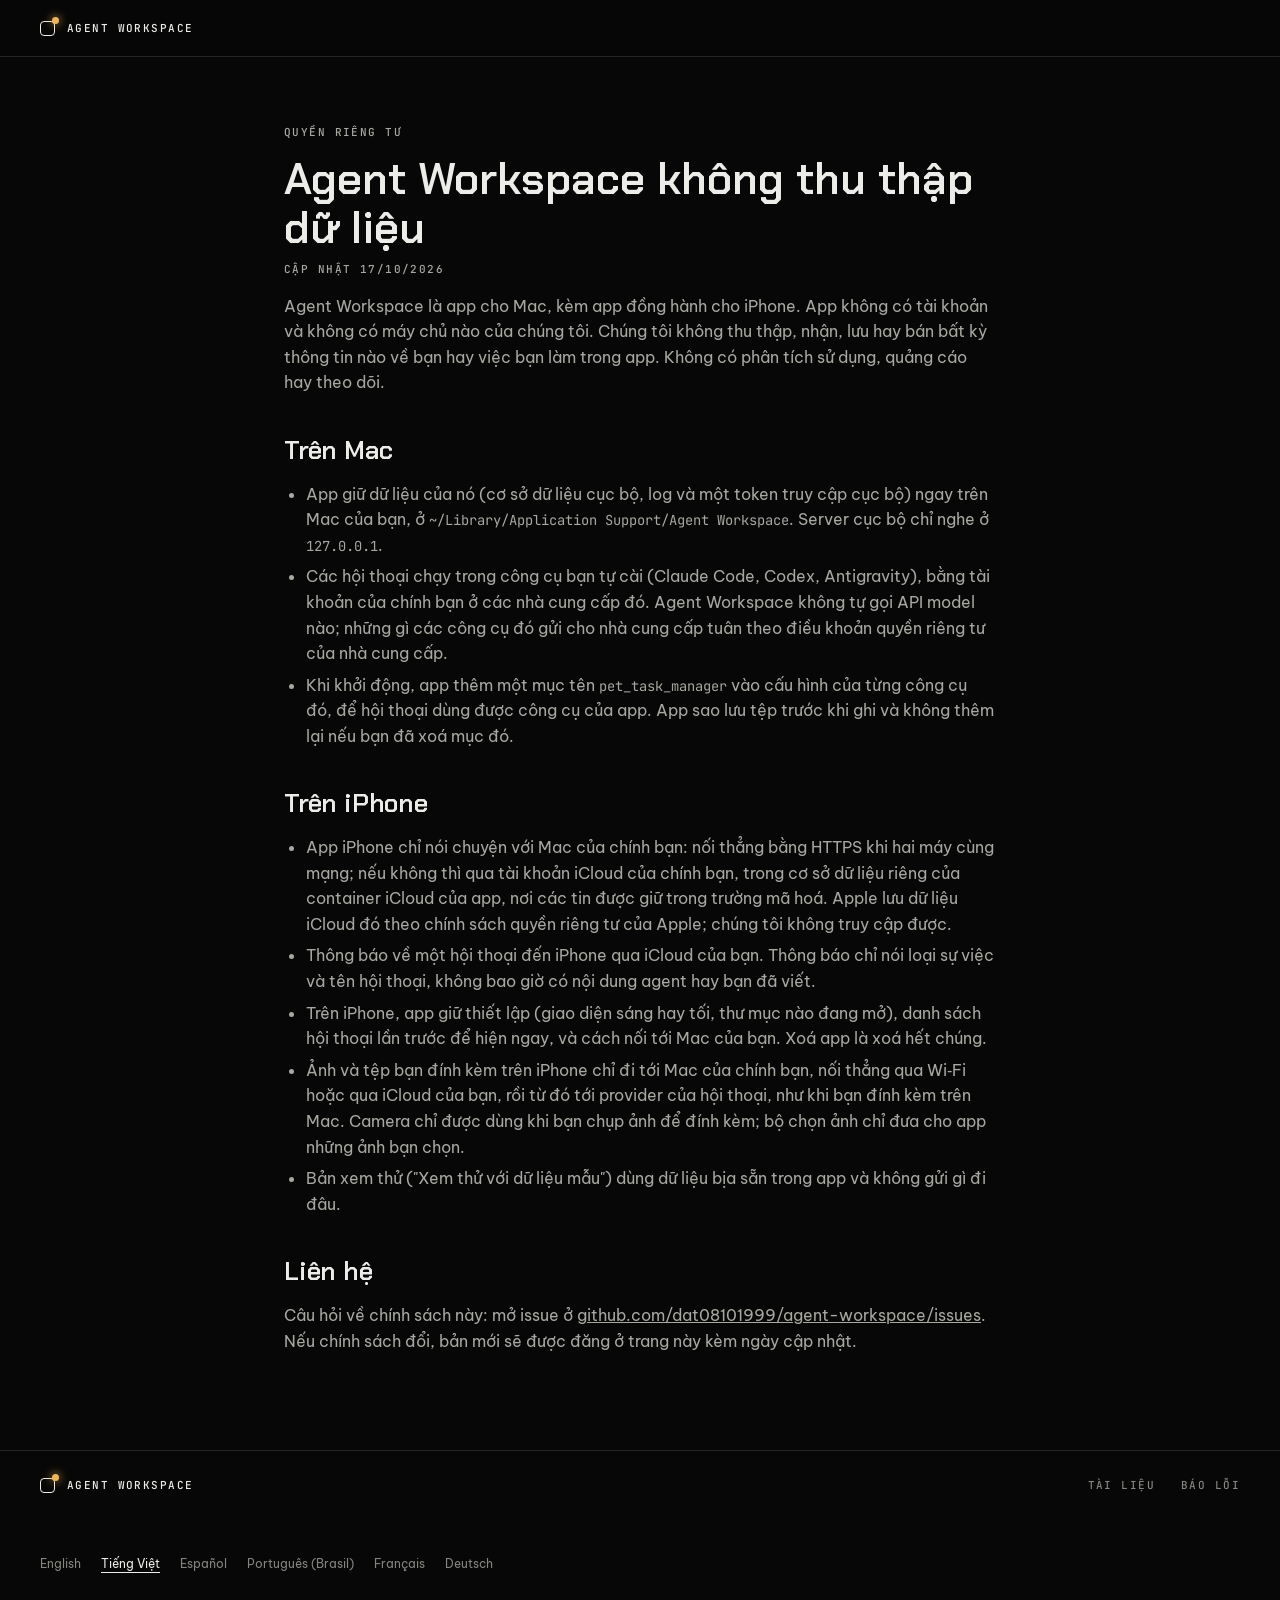
<file: vi/privacy.html>
<!doctype html>
<html lang="vi">
<head>
<meta charset="utf-8">
<meta name="viewport" content="width=device-width, initial-scale=1">
<title>Quyền riêng tư · Agent Workspace</title>
<meta name="description" content="Agent Workspace cho Mac và iPhone không thu thập dữ liệu. Mọi thứ ở trên Mac và iCloud của chính bạn.">
<meta property="og:locale" content="vi_VN">
<meta property="og:title" content="Quyền riêng tư · Agent Workspace">
<meta property="og:description" content="Agent Workspace cho Mac và iPhone không thu thập dữ liệu. Mọi thứ ở trên Mac và iCloud của chính bạn.">
<meta property="og:url" content="https://dat08101999.github.io/agent-workspace/vi/privacy.html">
<meta name="theme-color" content="#070707">
<meta name="color-scheme" content="dark">
<link rel="canonical" href="https://dat08101999.github.io/agent-workspace/vi/privacy.html">
<link rel="icon" href="../assets/icon.svg" type="image/svg+xml">
<link rel="icon" href="../assets/icon-32.png" sizes="32x32" type="image/png">
<link rel="preconnect" href="https://fonts.googleapis.com">
<link rel="preconnect" href="https://fonts.gstatic.com" crossorigin>
<link href="https://fonts.googleapis.com/css2?family=Be+Vietnam+Pro:wght@400;500;600&family=Chakra+Petch:wght@500;600&family=JetBrains+Mono:wght@400;500&display=swap" rel="stylesheet">
<link rel="stylesheet" href="../style.css">
<style>
  .policy { max-width: 760px; margin: 0 auto; padding: 56px 24px 80px; }
  .policy h1 { margin: 14px 0 8px; font: 600 clamp(30px, 4vw, 44px)/1.12 var(--display); }
  .policy h2 { margin: 40px 0 10px; font-size: clamp(21px, 2.4vw, 26px); }
  .policy p, .policy li { color: var(--moon-2); }
  .policy strong { color: var(--moon); font-weight: 600; }
  .policy ul { padding-left: 22px; }
  .policy li { margin: 6px 0; }
  .policy hr { border: 0; border-top: 1px solid var(--line); margin: 56px 0 8px; }
  .policy .date { margin-top: 0; }
  @media (max-width: 600px) { .wrap { padding-left: 16px; padding-right: 16px; } .policy { padding: 40px 16px 64px; } }
</style>
<link rel="alternate" hreflang="en" href="https://dat08101999.github.io/agent-workspace/privacy.html">
<link rel="alternate" hreflang="vi" href="https://dat08101999.github.io/agent-workspace/vi/privacy.html">
<link rel="alternate" hreflang="es" href="https://dat08101999.github.io/agent-workspace/es/privacy.html">
<link rel="alternate" hreflang="pt-BR" href="https://dat08101999.github.io/agent-workspace/pt-BR/privacy.html">
<link rel="alternate" hreflang="fr" href="https://dat08101999.github.io/agent-workspace/fr/privacy.html">
<link rel="alternate" hreflang="de" href="https://dat08101999.github.io/agent-workspace/de/privacy.html">
<link rel="alternate" hreflang="x-default" href="https://dat08101999.github.io/agent-workspace/privacy.html">
<script>
(() => {
const languages = [["en", "English", "en-US"], ["vi", "Tiếng Việt", "vi-VN"], ["es", "Español", "es-ES"], ["pt-BR", "Português (Brasil)", "pt-BR"], ["fr", "Français", "fr-FR"], ["de", "Deutsch", "de-DE"]];
})();
</script>
</head>
<body>

<header class="top">
  <div class="wrap">
    <a class="brand" href="./" aria-label="Agent Workspace, về trang chủ"><i class="mark"></i>Agent Workspace</a>

  </div>
</header>

<main class="policy">
  <section>

    <p class="label">Quyền riêng tư</p>
    <h1>Agent Workspace không thu thập dữ liệu</h1>
    <p class="date label">Cập nhật 17/10/2026</p>
    <p>Agent Workspace là app cho Mac, kèm app đồng hành cho iPhone. App không có tài khoản và không có máy chủ nào của chúng tôi. Chúng tôi không thu thập, nhận, lưu hay bán bất kỳ thông tin nào về bạn hay việc bạn làm trong app. Không có phân tích sử dụng, quảng cáo hay theo dõi.</p>

    <h2>Trên Mac</h2>
    <ul>
      <li>App giữ dữ liệu của nó (cơ sở dữ liệu cục bộ, log và một token truy cập cục bộ) ngay trên Mac của bạn, ở <code>~/Library/Application Support/Agent Workspace</code>. Server cục bộ chỉ nghe ở <code>127.0.0.1</code>.</li>
      <li>Các hội thoại chạy trong công cụ bạn tự cài (Claude Code, Codex, Antigravity), bằng tài khoản của chính bạn ở các nhà cung cấp đó. Agent Workspace không tự gọi API model nào; những gì các công cụ đó gửi cho nhà cung cấp tuân theo điều khoản quyền riêng tư của nhà cung cấp.</li>
      <li>Khi khởi động, app thêm một mục tên <code>pet_task_manager</code> vào cấu hình của từng công cụ đó, để hội thoại dùng được công cụ của app. App sao lưu tệp trước khi ghi và không thêm lại nếu bạn đã xoá mục đó.</li>
    </ul>

    <h2>Trên iPhone</h2>
    <ul>
      <li>App iPhone chỉ nói chuyện với Mac của chính bạn: nối thẳng bằng HTTPS khi hai máy cùng mạng; nếu không thì qua tài khoản iCloud của chính bạn, trong cơ sở dữ liệu riêng của container iCloud của app, nơi các tin được giữ trong trường mã hoá. Apple lưu dữ liệu iCloud đó theo chính sách quyền riêng tư của Apple; chúng tôi không truy cập được.</li>
      <li>Thông báo về một hội thoại đến iPhone qua iCloud của bạn. Thông báo chỉ nói loại sự việc và tên hội thoại, không bao giờ có nội dung agent hay bạn đã viết.</li>
      <li>Trên iPhone, app giữ thiết lập (giao diện sáng hay tối, thư mục nào đang mở), danh sách hội thoại lần trước để hiện ngay, và cách nối tới Mac của bạn. Xoá app là xoá hết chúng.</li>
      <li>Ảnh và tệp bạn đính kèm trên iPhone chỉ đi tới Mac của chính bạn, nối thẳng qua Wi‑Fi hoặc qua iCloud của bạn, rồi từ đó tới provider của hội thoại, như khi bạn đính kèm trên Mac. Camera chỉ được dùng khi bạn chụp ảnh để đính kèm; bộ chọn ảnh chỉ đưa cho app những ảnh bạn chọn.</li>
      <li>Bản xem thử ("Xem thử với dữ liệu mẫu") dùng dữ liệu bịa sẵn trong app và không gửi gì đi đâu.</li>
    </ul>

    <h2>Liên hệ</h2>
    <p>Câu hỏi về chính sách này: mở issue ở <a href="https://github.com/dat08101999/agent-workspace/issues">github.com/dat08101999/agent-workspace/issues</a>. Nếu chính sách đổi, bản mới sẽ được đăng ở trang này kèm ngày cập nhật.</p>
  </section>
</main>

<footer>
  <div class="wrap">
    <a class="brand" href="./"><i class="mark"></i>Agent Workspace</a>
    <nav class="label" aria-label="Liên kết ngoài">
      <a href="https://github.com/dat08101999/agent-workspace#readme">Tài liệu</a>
      <a href="https://github.com/dat08101999/agent-workspace/issues">Báo lỗi</a>
    </nav>
  </div>
  <div class="wrap"><nav class="language-menu" aria-label="Ngôn ngữ"><a href="../privacy.html" lang="en" hreflang="en" data-language="en">English</a><a href="../vi/privacy.html" lang="vi" hreflang="vi" data-language="vi" aria-current="page">Tiếng Việt</a><a href="../es/privacy.html" lang="es" hreflang="es" data-language="es">Español</a><a href="../pt-BR/privacy.html" lang="pt-BR" hreflang="pt-BR" data-language="pt-BR">Português (Brasil)</a><a href="../fr/privacy.html" lang="fr" hreflang="fr" data-language="fr">Français</a><a href="../de/privacy.html" lang="de" hreflang="de" data-language="de">Deutsch</a></nav></div>
</footer>
<script>
document.querySelectorAll('[data-language]').forEach(link => {
  link.addEventListener('click', () => {
    try { localStorage.setItem('aw-site-language', link.dataset.language); } catch { /* Optional storage. */ }
  });
});
</script>
</body>
</html>
</file>
<file: style.css>
/* Nền và nét: đen, trắng ấm, một màu hổ phách. Hổ phách chỉ có một nghĩa: có Agent đang chờ bạn. Chỉ nhân vật Agent mới có màu riêng. */
:root {
  --ink: #070707; --night: #0b0b0a; --panel: rgba(17,17,16,.95); --line: rgba(236,236,232,.13); --line-2: rgba(236,236,232,.32);
  --moon: #ecece8; --moon-2: #a8a8a2; --moon-3: #85857f; --amber: #f0b458;
  --font: "Be Vietnam Pro", -apple-system, BlinkMacSystemFont, "SF Pro Text", "Segoe UI", sans-serif;
  --display: "Chakra Petch", var(--font);
  --mono: "JetBrains Mono", ui-monospace, "SF Mono", Menlo, monospace;
  --cut: polygon(0 0, calc(100% - 11px) 0, 100% 11px, 100% 100%, 0 100%);
}
* { box-sizing: border-box; }
html { scroll-behavior: smooth; scroll-padding-top: 72px; }
body { margin: 0; background: var(--ink); color: var(--moon); font: 16px/1.6 var(--font); -webkit-font-smoothing: antialiased; overflow-x: hidden; }
a { color: inherit; }
img, video { display: block; max-width: 100%; }
[hidden] { display: none !important; }
code, .diff { font-family: var(--mono); font-size: .86em; }
:focus-visible { outline: 2px solid var(--amber); outline-offset: 2px; }
.wrap { max-width: 1440px; margin: 0 auto; padding-left: 40px; padding-right: 40px; }
.sr { position: absolute; width: 1px; height: 1px; overflow: hidden; clip-path: inset(50%); white-space: nowrap; }
.label { font: 500 11px/1.5 var(--mono); letter-spacing: .13em; text-transform: uppercase; color: var(--moon-3); }

.btn { display: inline-block; text-decoration: none; background: var(--moon); color: var(--night); border: 0; padding: 14px 24px 14px 20px; font: 600 14px/1 var(--font); cursor: pointer; clip-path: var(--cut); transition: background .2s; }
.btn:hover { background: #fff; }
.btn.small { padding: 10px 18px 10px 14px; font-size: 12.5px; }
.btn.big { padding: 19px 34px 19px 28px; font-size: 16px; }
.more { font: 500 11.5px/1 var(--mono); letter-spacing: .08em; text-transform: uppercase; white-space: nowrap; text-decoration: none; color: var(--moon); border-bottom: 1px solid var(--line-2); padding-bottom: 5px; }
.more:hover { border-color: var(--moon); }

/* ───── Thanh trên ───── */
.top { position: sticky; top: 0; z-index: 30; background: rgba(7,7,7,.78); -webkit-backdrop-filter: blur(12px); backdrop-filter: blur(12px); border-bottom: 1px solid var(--line); }
.top .wrap { height: 56px; display: flex; align-items: center; justify-content: space-between; gap: 24px; }
.brand { display: flex; align-items: center; gap: 12px; text-decoration: none; font: 500 11px/1 var(--mono); letter-spacing: .13em; text-transform: uppercase; white-space: nowrap; }
/* Dấu của app: ô vuông viền trắng và một chấm hổ phách. Khi không còn Agent nào chờ, chấm tắt. */
.mark { flex: none; width: 15px; height: 15px; border: 1.5px solid var(--moon); border-radius: 4px; position: relative; }
.mark::after { content: ""; position: absolute; right: -5px; top: -5px; width: 7px; height: 7px; border-radius: 50%; background: var(--amber); box-shadow: 0 0 10px var(--amber); transition: opacity .6s; }
.calm .mark::after { opacity: 0; }
.top nav { display: flex; align-items: center; gap: 26px; }
.top nav a:not(.btn) { text-decoration: none; font: 500 11px/1 var(--mono); letter-spacing: .13em; text-transform: uppercase; color: var(--moon-3); transition: color .2s; }
.top nav a:not(.btn):hover { color: var(--moon); }

/* ───── Phần mở đầu: văn phòng Agent ───── */
.hero { position: relative; overflow: hidden; border-bottom: 1px solid var(--line); background: radial-gradient(70% 55% at 50% 100%, #1d1d1b 0, var(--night) 62%, var(--ink) 100%); }
.hero-top { position: relative; z-index: 3; max-width: 1440px; margin: 0 auto; padding: 46px 40px 0; display: flex; justify-content: space-between; align-items: flex-start; gap: 40px; pointer-events: none; }
.hero-top a, .hero-top button { pointer-events: auto; }
.copy { margin: 0; font: 600 clamp(31px, 4.9vw, 68px)/1.08 var(--display); letter-spacing: -.012em; }
.copy .l { display: block; white-space: nowrap; }
.needs { color: var(--amber); text-shadow: 0 0 34px rgba(240,180,88,.38); transition: color .7s, text-shadow .7s; }
.calm .needs { color: var(--moon); text-shadow: none; }
.side { flex: none; width: 330px; padding-top: 8px; }
.side p { margin: 0 0 20px; font-size: 15px; color: var(--moon-2); }
.cta { display: flex; align-items: center; gap: 22px; flex-wrap: wrap; }
.side .fine { margin: 16px 0 0; font: 11px/1.6 var(--mono); letter-spacing: .04em; color: var(--moon-3); }

/* Sàn nằm nghiêng trong không gian; nhân vật và đồ đạc là hình pixel của app, dựng đứng trên sàn và luôn quay mặt về người xem. */
#room { position: relative; max-width: 1440px; margin: 0 auto; }
.stage { position: absolute; left: 50%; top: 0; perspective: 1600px; perspective-origin: 50% 18%; transform: scale(var(--fit, 1)); transform-origin: 50% 0; }
.floor { position: absolute; left: 50%; transform-style: preserve-3d; transform: rotateX(var(--rx, 58deg)) rotateZ(var(--rz, 0deg)); transition: transform .25s linear; }
.tiles { position: absolute; inset: 0; opacity: .8; pointer-events: none;
  background: linear-gradient(var(--line) 1px, transparent 1px) 0 0 / 100% 64px, linear-gradient(90deg, var(--line) 1px, transparent 1px) 0 0 / 64px 100%;
  -webkit-mask-image: radial-gradient(58% 62% at 50% 50%, #000 25%, transparent 78%); mask-image: radial-gradient(58% 62% at 50% 50%, #000 25%, transparent 78%); }
.st { position: absolute; width: 0; height: 0; transform-style: preserve-3d; }
.pool { pointer-events: none; position: absolute; left: -190px; top: -190px; width: 380px; height: 230px; background: radial-gradient(closest-side, rgba(236,236,232,.12), transparent); }
.st.wait .pool { background: radial-gradient(closest-side, rgba(240,180,88,.42), transparent); animation: glow 2.4s ease-in-out infinite; }
@keyframes glow { 50% { opacity: .55; } }
.bb { position: absolute; left: 0; top: 0; width: 0; height: 0; transform: rotateZ(calc(var(--rz, 0deg) * -1)) rotateX(calc(var(--rx, 58deg) * -1)); }
.sp { position: absolute; display: block; background-image: url(assets/atlas.png); background-repeat: no-repeat; image-rendering: pixelated; }
.decor .sp { filter: brightness(.55) saturate(.8); }
.decor .sp.guest { filter: brightness(.85); }
.sp.rest { filter: brightness(.5); }
.st.dim .bb { filter: brightness(.28); }
/* Đường nối từ Agent tới agent con nó đang gọi, có một chấm sáng chạy dọc theo. */
.link { position: absolute; height: 0; border-top: 2px dashed rgba(236,236,232,.8); transform-origin: 0 0; }
.link i { position: absolute; top: -5px; left: 0; width: 7px; height: 7px; background: var(--moon); box-shadow: 0 0 10px var(--moon); animation: travel 1.3s linear infinite; }
@keyframes travel { to { left: calc(100% - 7px); } }
.typing { animation: type .5s steps(2) infinite; } @keyframes type { 50% { transform: translateY(-3px); } }
.bob { animation: bob 1.2s steps(2) infinite; } @keyframes bob { 50% { transform: translateY(-6px); } }
.screen { position: absolute; display: grid; place-items: center; font: 600 17px/1 var(--mono); color: var(--night); }
.screen.run { background: repeating-linear-gradient(180deg, rgba(236,236,232,.9) 0 2px, transparent 2px 6px); animation: roll .7s linear infinite; }
@keyframes roll { to { background-position: 0 -12px; } }
.screen.wait { background: var(--amber); animation: glow 1.6s ease-in-out infinite; }
.screen.done { background: rgba(236,236,232,.22); color: var(--moon); }
.tag { position: absolute; left: 0; top: 12px; transform: translateX(-50%) scale(var(--inv, 1)); transform-origin: 50% 0; text-align: center; white-space: nowrap; font: 500 10.5px/1.5 var(--mono); letter-spacing: .12em; color: var(--moon); }
.tag small { display: block; font-size: 10px; color: var(--moon-3); } .st.wait .tag small { color: var(--amber); }
/* Bóng thoại: Agent nói trạng thái của nó. Cái đang cần bạn mở ra thành thẻ để trả lời ngay tại chỗ. */
.bub { position: absolute; transform: translateX(-50%) scale(var(--inv, 1)); transform-origin: 50% 100%; min-width: 150px; padding: 8px 12px 9px; background: var(--panel); border: 1px solid var(--line-2); font-size: 12.5px; line-height: 1.45; white-space: nowrap; color: var(--moon-2); }
.bub::after { content: ""; position: absolute; left: 50%; bottom: -5px; width: 8px; height: 8px; margin-left: -4px; background: #111110; border-right: 1px solid var(--line-2); border-bottom: 1px solid var(--line-2); transform: rotate(45deg); }
.bub > b { display: block; font: 500 10.5px/1.6 var(--mono); letter-spacing: .1em; color: var(--moon); }
.st.wait .bub { border-color: var(--amber); box-shadow: 0 0 34px rgba(240,180,88,.28); cursor: pointer; }
.st.wait .bub::after { border-color: var(--amber); }
.st.wait .bub > b { color: var(--amber); }
.bub.open { width: 300px; white-space: normal; cursor: default; padding: 10px 14px 14px; transform: translateX(-72%) scale(var(--inv, 1)); transform-origin: 72% 100%; }
.bub.open::after { left: 72%; }
.bub.open.s-ask { width: 352px; }
.bub.open .short { display: none; }
.bub.wrap:not(.open) { white-space: normal; width: max-content; max-width: min(172px, 44vw); min-width: 0; }
.bub.can { cursor: pointer; }
.bub.can:not(.open):hover { border-color: var(--moon); }
.st.wait .bub.can:not(.open):hover { border-color: var(--amber); box-shadow: 0 0 44px rgba(240,180,88,.5); }
/* Agent ngoài cùng bên phải: bóng thoại lệch vào trong để không bị mép trang cắt. */
.bub.rightmost:not(.open) { transform: translateX(-80%) scale(var(--inv, 1)); transform-origin: 80% 100%; } .bub.rightmost:not(.open)::after { left: 80%; }
/* Agent ngoài cùng bên trái: bóng thoại lệch vào trong, cùng lý do. */
.bub.leftmost:not(.open) { transform: translateX(-30%) scale(var(--inv, 1)); transform-origin: 30% 100%; } .bub.leftmost:not(.open)::after { left: 30%; }
.bub.open.rightmost { transform: translateX(-92%) scale(var(--inv, 1)); transform-origin: 92% 100%; } .bub.open.rightmost::after { left: 92%; }
.bub.open.right { transform: translateX(-20%) scale(var(--inv, 1)); transform-origin: 20% 100%; } .bub.open.right::after { left: 20%; }
.live::after { content: " ▌"; animation: blink 1s steps(2) infinite; } @keyframes blink { 50% { opacity: 0; } }
.req { color: var(--moon); margin-top: 6px; }
.req h4 { margin: 0 0 9px; font-size: 13px; font-weight: 500; line-height: 1.45; }
.diff { line-height: 1.8; background: var(--night); border: 1px solid var(--line); padding: 7px 9px; margin-bottom: 11px; white-space: pre; overflow-x: auto; font-size: 11.5px; }
.diff .d { color: var(--moon-3); text-decoration: line-through; } .diff .a { color: var(--moon); }
.req button { font: 500 12.5px/1 var(--font); padding: 9px 14px; border: 1px solid var(--line-2); background: none; color: var(--moon); cursor: pointer; margin: 0 6px 6px 0; }
.req button:hover { border-color: var(--moon); }
.req button.yes { background: var(--moon); color: var(--night); border-color: var(--moon); }
.dock { scroll-margin: 16px; position: relative; z-index: 3; margin: 0 20px 18px; padding: 12px 14px 14px; background: var(--panel); border: 1px solid var(--amber); font-size: 12.5px; }
.dock > b { display: block; font: 500 10.5px/1.6 var(--mono); letter-spacing: .1em; color: var(--amber); }
.dock.plain { border-color: var(--line-2); } .dock.plain > b { color: var(--moon); }

.hero-bar { position: relative; z-index: 3; max-width: 1440px; margin: 0 auto; padding: 0 40px 22px; min-height: 58px; display: flex; align-items: center; gap: 22px; }
.hero-bar .name { text-transform: none; letter-spacing: .04em; white-space: nowrap; }
.chips { display: flex; gap: 8px; flex-wrap: wrap; }
.chip, .again { font: 500 11px/1 var(--mono); letter-spacing: .12em; text-transform: uppercase; background: var(--night); border: 1px solid var(--line-2); color: var(--moon-2); padding: 7px 9px; cursor: pointer; }
.chip.need { color: var(--amber); border-color: rgba(240,180,88,.6); }
.chip.on { background: var(--moon); color: var(--night); border-color: var(--moon); }
.hint { margin-left: auto; text-align: right; text-transform: none; letter-spacing: .03em; }
.again { color: var(--moon); padding: 8px 12px; }

.legend { display: grid; grid-template-columns: repeat(3, 1fr); border-left: 1px solid var(--line); border-right: 1px solid var(--line); }
.legend div { padding: 14px 16px 16px; border-right: 1px solid var(--line); border-bottom: 1px solid var(--line); display: flex; gap: 14px; align-items: center; font-size: 13.5px; line-height: 1.45; color: var(--moon-2); }
.legend div:nth-child(3n) { border-right: 0; }
.legend b { display: block; color: var(--moon); font-weight: 600; }
.legend .pic { flex: none; width: 76px; display: grid; place-items: center; }
.legend .sp { position: relative; }

/* ───── Các mục ───── */
.block { padding-top: 118px; }
.head { max-width: 820px; margin-bottom: 38px; }
.head .label { display: flex; align-items: center; gap: 14px; }
.head .label::before { content: ""; width: 28px; height: 1px; background: var(--line-2); }
h2 { margin: 16px 0 12px; font: 600 clamp(27px, 3.3vw, 44px)/1.14 var(--display); letter-spacing: -.008em; text-wrap: balance; }
.lead { margin: 0; color: var(--moon-2); font-size: 16.5px; max-width: 64ch; }

/* Phim */
.filmbox { max-width: min(100%, calc(76vh * 1.6)); }
.film { position: relative; border: 1px solid var(--line-2); background: var(--night); }
.film::before, .film::after { content: ""; position: absolute; width: 16px; height: 16px; border: 1px solid var(--moon); pointer-events: none; }
.film::before { left: -6px; top: -6px; border-right: 0; border-bottom: 0; }
.film::after { right: -6px; bottom: -6px; border-left: 0; border-top: 0; }
.film video { width: 100%; aspect-ratio: 16 / 10; background: #000; }
.chapters { display: grid; grid-template-columns: repeat(4, 1fr); border: 1px solid var(--line); border-top: 0; }
.chapter { text-align: left; background: none; border: 0; border-right: 1px solid var(--line); color: var(--moon-2); padding: 16px 20px 18px; font: 14px/1.5 var(--font); cursor: pointer; position: relative; transition: background .2s, color .2s; }
.chapter:last-child { border-right: 0; }
.chapter b { display: block; margin-bottom: 4px; font: 500 11px/1.5 var(--mono); letter-spacing: .13em; color: var(--moon); text-transform: uppercase; }
.chapter b span { color: var(--moon-3); margin-right: 10px; }
.chapter::before { content: ""; position: absolute; left: 0; right: 0; top: -1px; height: 1px; background: var(--moon); transform: scaleX(0); transform-origin: 0 50%; transition: transform .3s; }
.chapter:hover, .chapter.on { background: rgba(236,236,232,.045); color: var(--moon); }
.chapter.on::before { transform: scaleX(1); }
.film-note { margin: 14px 0 0; }

/* Bốn động từ: mỗi mục một mẫu 3D nhỏ. Luật chung: thứ cần bạn thì tiến về phía bạn. */
.verb { display: grid; grid-template-columns: 1.05fr 1fr; border: 1px solid var(--line); margin-top: -1px; scroll-margin-top: 72px; }
.verb .ex-stage { grid-column: 1; grid-row: 1; } .verb .words { grid-column: 2; grid-row: 1; }
.verb:nth-of-type(even) .ex-stage { grid-column: 2; border-right: 0; border-left: 1px solid var(--line); } .verb:nth-of-type(even) .words { grid-column: 1; }
.ex-stage { min-height: 420px; perspective: 900px; display: grid; place-items: center; position: relative; overflow: hidden; border-right: 1px solid var(--line); background: radial-gradient(90% 70% at 50% 110%, #191917 0, var(--night) 70%); }
.words { padding: 46px 48px 44px; }
.words h3 { margin: 12px 0 10px; font: 600 clamp(22px, 2.2vw, 29px)/1.2 var(--display); text-wrap: balance; }
.words > p { margin: 0; color: var(--moon-2); font-size: 15.5px; }
.points { margin: 22px 0 0; padding: 0; list-style: none; }
.points li { position: relative; padding: 11px 0 11px 22px; border-top: 1px solid var(--line); font-size: 14.5px; color: var(--moon-2); }
.points li::before { content: "›"; position: absolute; left: 2px; color: var(--moon-3); font-family: var(--mono); }
figure.real { grid-column: 1 / -1; grid-row: 2; margin: 0; padding: 26px 48px 30px; border-top: 1px solid var(--line); display: grid; grid-template-columns: 200px 1fr; gap: 32px; align-items: center; }
figure.real img { border: 1px solid var(--line-2); width: 100%; max-width: 900px; height: auto; }
figure.real figcaption { order: -1; }

.rows { width: 360px; transform-style: preserve-3d; transform: rotateX(46deg) rotateZ(-16deg); }
.rows div { border: 1px solid var(--line-2); background: var(--panel); padding: 11px 15px; margin: 9px 0; font-size: 14.5px; line-height: 1.4; display: flex; justify-content: space-between; align-items: center; }
.rows small { display: block; color: var(--moon-3); font: 10.5px var(--mono); letter-spacing: .06em; }
.rows .up { border-color: var(--amber); box-shadow: 0 0 26px rgba(240,180,88,.3); animation: lift 3.4s ease-in-out infinite; }
.rows .up b { color: var(--amber); font-size: 18px; }
.rows .up small { color: var(--amber); }
@keyframes lift { 0%, 100% { transform: translateZ(6px); } 50% { transform: translateZ(58px); } }
.code { transform-style: preserve-3d; transform: rotateY(-30deg) rotateX(-9deg); font: 17px/2 var(--mono); color: var(--moon-2); white-space: pre; }
.code div { padding: 0 14px; }
.code .del { color: var(--moon-3); text-decoration: line-through; animation: sink 4s ease-in-out infinite; }
.code .add { color: var(--moon); background: var(--panel); border-left: 2px solid var(--moon); text-shadow: 0 0 18px rgba(236,236,232,.35); animation: rise 4s ease-in-out infinite; }
@keyframes sink { 0%, 15%, 100% { transform: translateZ(0); } 50%, 85% { transform: translateZ(-90px); } }
@keyframes rise { 0%, 15%, 100% { transform: translateZ(0); } 50%, 85% { transform: translateZ(70px); } }
.panel { width: 320px; min-height: 188px; margin-top: -30px; background: var(--panel); border: 1px solid var(--line-2); font-size: 13px; line-height: 1.5; transform: rotateY(-18deg) rotateX(7deg); transition: border-color .4s; }
.verb:nth-of-type(even) .panel { transform: rotateY(18deg) rotateX(7deg); }
.panel.halted { border-color: var(--line); } .panel.halted .log { color: var(--moon-3); }
.ph { display: flex; justify-content: space-between; padding: 10px 14px; border-bottom: 1px solid var(--line); font: 500 10.5px/1 var(--mono); letter-spacing: .12em; }
.ph span:last-child { color: var(--moon-3); }
.log { margin: 0; padding: 12px 14px; list-style: none; color: var(--moon-2); min-height: 112px; }
.log li { padding: 2.5px 0; } .log li::before { content: "› "; color: var(--moon-3); }
.log li.now { color: var(--moon); } .log li.now::after { content: " ▌"; animation: blink 1s steps(2) infinite; }
.log li.end { color: var(--moon-3); font-size: 12px; } .log li.end::before { content: ""; }
.log li.you { color: var(--moon); margin: 5px 0; padding: 5px 9px; border: 1px solid var(--line-2); background: var(--night); animation: land .5s ease-out; } .log li.you::before { content: "Bạn  "; font: 500 10px var(--mono); letter-spacing: .1em; color: var(--moon-3); text-transform: uppercase; }
@keyframes land { from { transform: translateZ(60px) translateY(26px); opacity: 0; } }
.ex-stage > button { position: absolute; left: 24px; bottom: 20px; font: 500 12.5px/1 var(--font); padding: 9px 16px; border: 1px solid var(--line-2); background: var(--night); color: var(--moon); cursor: pointer; }
.ex-stage > button:hover { border-color: var(--moon); }
.composer { display: flex; align-items: center; gap: 10px; margin: 0 10px 10px; padding: 8px 10px; border: 1px solid var(--line-2); background: var(--night); min-height: 38px; }
.composer span { flex: 1; color: var(--moon); white-space: nowrap; overflow: hidden; }
.composer span:empty::before { content: "Nhắn thêm khi lượt đang chạy"; color: var(--moon-3); }
.composer span.typing-now::after { content: "▌"; animation: blink 1s steps(2) infinite; }
.composer i { flex: none; width: 22px; height: 22px; border: 1px solid var(--line-2); display: grid; place-items: center; font: normal 12px var(--mono); color: var(--moon-2); }
.composer.ready i { background: var(--moon); color: var(--night); border-color: var(--moon); }

/* Cách hoạt động */
.flow { display: grid; grid-template-columns: 1fr auto; align-items: stretch; }
.mac { position: relative; border: 1px dashed var(--line-2); padding: 54px 34px 36px; display: grid; grid-template-columns: 1fr 70px 1fr 70px 1.25fr; align-items: center; }
.mac > .label { position: absolute; left: 22px; top: 18px; color: var(--moon); }
.node { border: 1px solid var(--line-2); background: var(--panel); padding: 18px 20px 20px; min-height: 148px; }
.node b { display: block; font: 600 16px/1.3 var(--display); letter-spacing: .01em; }
.node code { display: inline-block; margin-top: 8px; padding: 2px 7px; border: 1px solid var(--line); color: var(--moon); }
.node span { display: block; margin-top: 8px; font-size: 13.5px; line-height: 1.5; color: var(--moon-2); }
.node .cast { display: flex; gap: 6px; align-items: flex-end; margin-top: 12px; height: 62px; }
.node .cast .sp { position: relative; }
.wire { position: relative; height: 0; border-top: 2px dashed rgba(236,236,232,.7); }
.wire i { position: absolute; top: -5px; left: 0; width: 7px; height: 7px; background: var(--moon); box-shadow: 0 0 10px var(--moon); animation: travel 1.6s linear infinite; }
.wire.back i { animation-direction: reverse; animation-delay: -.6s; }
.outside { display: grid; grid-template-columns: 70px 220px; align-items: center; padding: 54px 0 36px; }
.node.ghost { background: none; border-style: dashed; border-color: var(--line-2); }
.facts { display: grid; grid-template-columns: repeat(4, 1fr); margin: 22px 0 0; padding: 0; list-style: none; border: 1px solid var(--line); }
.facts li { padding: 18px 20px 20px; border-right: 1px solid var(--line); font-size: 14px; line-height: 1.55; color: var(--moon-2); }
.facts li:last-child { border-right: 0; }
.facts li::before { content: "0" counter(fact); counter-increment: fact; display: block; margin-bottom: 8px; font: 11px var(--mono); letter-spacing: .12em; color: var(--moon-3); }
.facts { counter-reset: fact; }

/* Cài đặt */
.install { display: grid; grid-template-columns: 1fr 1.25fr; border: 1px solid var(--line); }
.install > div { padding: 34px 36px 36px; }
.install > div:first-child { border-right: 1px solid var(--line); }
h4.sub { margin: 0 0 14px; font: 500 11px/1.5 var(--mono); letter-spacing: .13em; text-transform: uppercase; color: var(--moon-3); }
.bare { margin: 0; padding: 0; list-style: none; }
.bare li { padding: 11px 0; border-top: 1px solid var(--line); font-size: 14.5px; color: var(--moon-2); }
.bare li:first-child { border-top: 0; padding-top: 0; }
.get { margin-top: 30px; }
.get .fine { margin: 14px 0 0; font: 11px/1.7 var(--mono); letter-spacing: .03em; color: var(--moon-3); overflow-wrap: anywhere; }
.get .fine code { font-size: 1em; color: var(--moon-2); }
ol.steps { margin: 0; padding: 0; list-style: none; counter-reset: step; }
ol.steps li { position: relative; padding: 14px 0 14px 46px; border-top: 1px solid var(--line); font-size: 14.5px; color: var(--moon-2); counter-increment: step; }
ol.steps li:first-child { border-top: 0; padding-top: 0; }
ol.steps li::before { content: "0" counter(step); position: absolute; left: 0; font: 12px/1.9 var(--mono); color: var(--moon-3); }
ol.steps li b { display: block; color: var(--moon); font-weight: 600; font-size: 15px; }
.gate { display: grid; grid-template-columns: 1fr 1.25fr; border: 1px solid var(--line); border-top: 0; }
.gate > div { padding: 34px 36px 36px; }
.gate > div:first-child { border-right: 1px solid var(--line); }
.gate h3, .first h3 { margin: 0 0 10px; font: 600 21px/1.25 var(--display); text-wrap: balance; }
.gate p { margin: 0; color: var(--moon-2); font-size: 14.5px; }
.first { display: grid; grid-template-columns: 1fr 1.25fr; border: 1px solid var(--line); border-top: 0; }
.first > div { padding: 34px 36px 36px; }
.first > div:first-child { border-right: 1px solid var(--line); }
.first figure { margin: 0; }
.first img { border: 1px solid var(--line-2); width: 100%; height: auto; }
.first figcaption { margin-top: 8px; }

/* Nói thẳng */
.honest { display: grid; grid-template-columns: repeat(3, 1fr); border: 1px solid var(--line); border-right: 0; border-bottom: 0; }
.honest div { padding: 24px 26px 28px; border-right: 1px solid var(--line); border-bottom: 1px solid var(--line); }
.honest b { display: block; margin-bottom: 6px; font: 600 16.5px/1.3 var(--display); }
.honest span { font-size: 14px; line-height: 1.55; color: var(--moon-2); }

/* Hỏi nhanh */
.faq { border-top: 1px solid var(--line); max-width: 900px; }
.faq details { border-bottom: 1px solid var(--line); }
.faq summary { list-style: none; cursor: pointer; padding: 18px 44px 18px 0; position: relative; font-size: 16.5px; font-weight: 500; }
.faq summary::-webkit-details-marker { display: none; }
.faq summary::after { content: "+"; position: absolute; right: 6px; top: 16px; font: 18px var(--mono); color: var(--moon-3); transition: transform .2s; }
.faq details[open] summary::after { transform: rotate(45deg); }
.faq p { margin: 0 0 20px; max-width: 70ch; color: var(--moon-2); font-size: 15px; }

/* Cuối trang */
.final { position: relative; margin-top: 130px; border-top: 1px solid var(--line); overflow: hidden; text-align: center; padding: 96px 24px 0; background: radial-gradient(60% 70% at 50% 100%, #1d1d1b 0, var(--night) 64%, var(--ink) 100%); }
.final h2 { margin: 0 auto 14px; font-size: clamp(30px, 4.4vw, 58px); }
.final .lead { margin: 0 auto 30px; }
.final .fine { margin: 18px 0 0; font: 11px/1.7 var(--mono); letter-spacing: .04em; color: var(--moon-3); }
.lounge { position: relative; height: 230px; margin-top: 44px; perspective: 1200px; }
.lounge .tiles { inset: auto; left: 50%; bottom: -150px; width: 1300px; height: 420px; margin-left: -650px; transform: rotateX(62deg); }
.lounge .set { position: absolute; left: 50%; bottom: 44px; width: 0; height: 0; }
.lounge .sp.guest { filter: brightness(.9); }
.lounge .sp.dimmed { filter: brightness(.55) saturate(.8); }
footer { border-top: 1px solid var(--line); }
footer .wrap { display: flex; justify-content: space-between; align-items: center; gap: 24px; flex-wrap: wrap; padding-top: 26px; padding-bottom: 34px; }
footer nav { display: flex; gap: 26px; flex-wrap: wrap; }
footer nav a { text-decoration: none; }
footer nav a:hover { color: var(--moon); }

/* Không có JavaScript: bỏ những phần chỉ JavaScript mới dựng được, phần chữ và nút tải vẫn đủ. */
html:not(.js) .hero-bar, html:not(.js) #room, html:not(.js) .ex-stage, html:not(.js) .lounge, html:not(.js) .legend { display: none; }
html:not(.js) .verb { grid-template-columns: 1fr; } html:not(.js) .verb .words, html:not(.js) .verb:nth-of-type(even) .words { grid-column: 1; }
html:not(.js) .chapter { cursor: default; }

/* Hiện dần khi cuộn tới (chỉ khi có JavaScript). */
.js .reveal { opacity: 0; transform: translateY(22px); transition: opacity .7s ease, transform .7s cubic-bezier(.2,.7,.2,1); }
.js .reveal.in { opacity: 1; transform: none; }

@media (max-width: 1099px) {
  .top nav a:not(.btn):not(.keep) { display: none; }
  .mac { grid-template-columns: 1fr; gap: 0; } .node { min-height: 0; }
  .wire { justify-self: center; width: 0; height: 44px; border-top: 0; border-left: 2px dashed rgba(236,236,232,.7); }
  .wire i { top: 0; left: -5px; animation-name: fall; } @keyframes fall { to { top: calc(100% - 7px); } }
  .flow { grid-template-columns: 1fr; }
  .outside { grid-template-columns: 1fr; padding: 0; } .outside .node { min-height: 0; }
  .facts { grid-template-columns: 1fr 1fr; } .facts li:nth-child(2n) { border-right: 0; } .facts li:nth-child(-n+2) { border-bottom: 1px solid var(--line); }
  .honest { grid-template-columns: 1fr 1fr; }
  .legend { grid-template-columns: 1fr 1fr; } .legend div:nth-child(3n) { border-right: 1px solid var(--line); } .legend div:nth-child(2n) { border-right: 0; }
}
@media (max-width: 899px) {
  .hero-top { display: block; padding: 34px 20px 0; pointer-events: auto; }
  .copy .l { white-space: normal; }
  .side { width: auto; max-width: 520px; padding-top: 18px; }
  .verb, .install, .gate, .first { grid-template-columns: 1fr; }
  .verb .ex-stage, .verb:nth-of-type(even) .ex-stage, .verb .words, .verb:nth-of-type(even) .words, figure.real { grid-column: 1; grid-row: auto; }
  .verb .ex-stage, .verb:nth-of-type(even) .ex-stage { border: 0; border-bottom: 1px solid var(--line); min-height: 320px; }
  .words { padding: 30px 24px 30px; }
  figure.real { grid-template-columns: 1fr; gap: 10px; padding: 22px 24px 26px; }
  .install > div, .gate > div, .first > div { padding: 28px 24px; }
  .install > div:first-child, .gate > div:first-child, .first > div:first-child { border-right: 0; border-bottom: 1px solid var(--line); }
  .chapters { grid-template-columns: 1fr 1fr; } .chapter:nth-child(2n) { border-right: 0; } .chapter:nth-child(-n+2) { border-bottom: 1px solid var(--line); }
  .block { padding-top: 84px; }
}
@media (max-width: 759px) {
  .wrap { padding-left: 16px; padding-right: 16px; }
  .filmbox { max-width: none; }
  .copy { font-size: clamp(25px, 7.4vw, 31px); }
  .hero-bar { padding: 0 20px 20px; flex-wrap: wrap; gap: 12px; }
  .hero-bar .name { display: none; } .hint { margin-left: 0; text-align: left; flex-basis: 100%; order: 3; }
  .legend { grid-template-columns: 1fr; border-left: 0; border-right: 0; } .legend div, .legend div:nth-child(3n) { border-right: 0; }
  .rows { width: 290px; } .code { font-size: 12.5px; }
  .honest { grid-template-columns: 1fr; } .facts { grid-template-columns: 1fr; } .facts li { border-right: 0; border-bottom: 1px solid var(--line); } .facts li:last-child { border-bottom: 0; }
  .mac { padding: 50px 16px 22px; }
  .final { margin-top: 90px; padding-top: 70px; }
  footer .wrap { flex-direction: column; align-items: flex-start; }
}
@media (prefers-reduced-motion: reduce) {
  html { scroll-behavior: auto; }
  .typing, .bob, .pool, .screen, .link i, .wire i, .live::after, .rows .up, .code .del, .code .add, .log li.now::after, .log li.you, .composer span::after { animation: none !important; }
  .floor { transition: none; }
  .js .reveal { opacity: 1; transform: none; transition: none; }
}

/* The language menu sits below the existing footer links. */
.language-menu { display: flex; flex-wrap: wrap; justify-content: flex-end; gap: 10px 20px; padding: 0 0 24px; font: 400 12px/1.6 var(--font); }
.language-menu a { color: var(--moon-3); text-decoration: none; }
.language-menu a:hover, .language-menu a[aria-current="page"] { color: var(--moon); }
.language-menu a[aria-current="page"] { text-decoration: underline; text-underline-offset: 4px; }
@media (max-width: 759px) { .language-menu { justify-content: flex-start; } }
</file>
